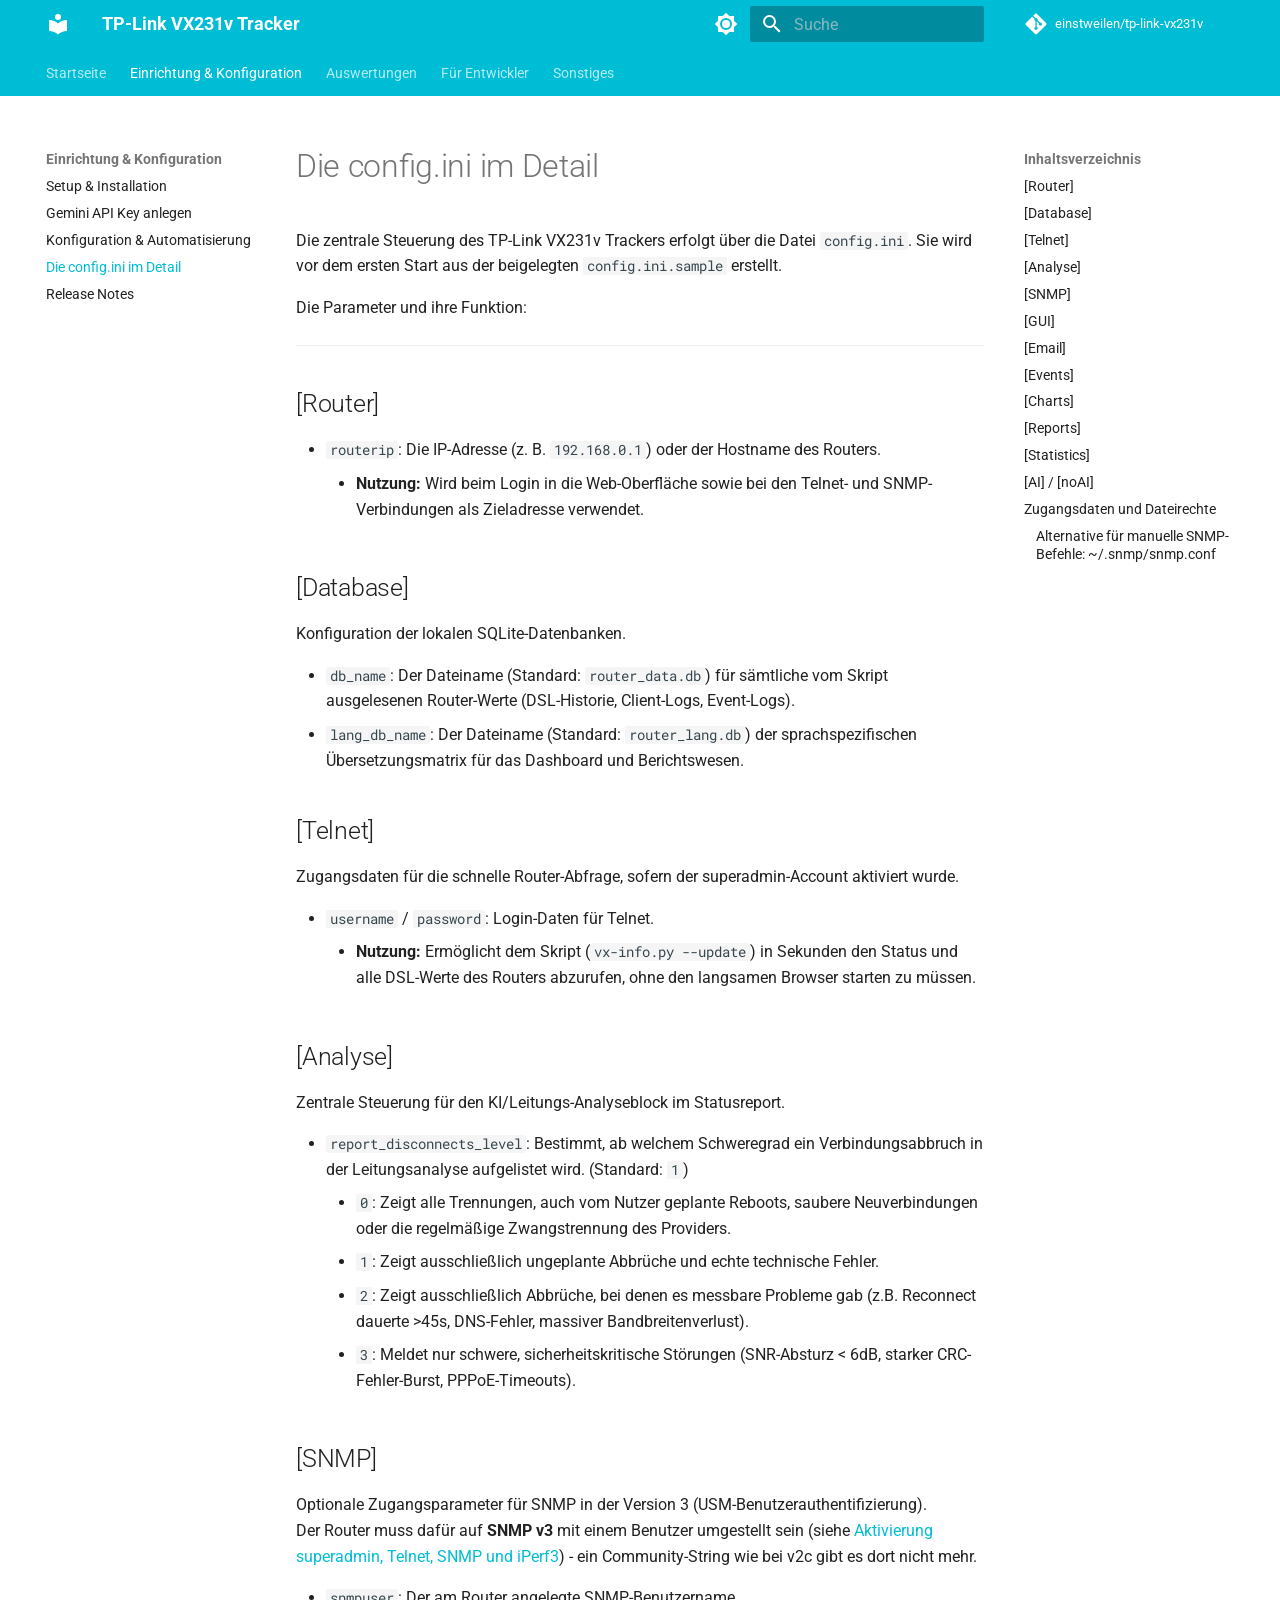
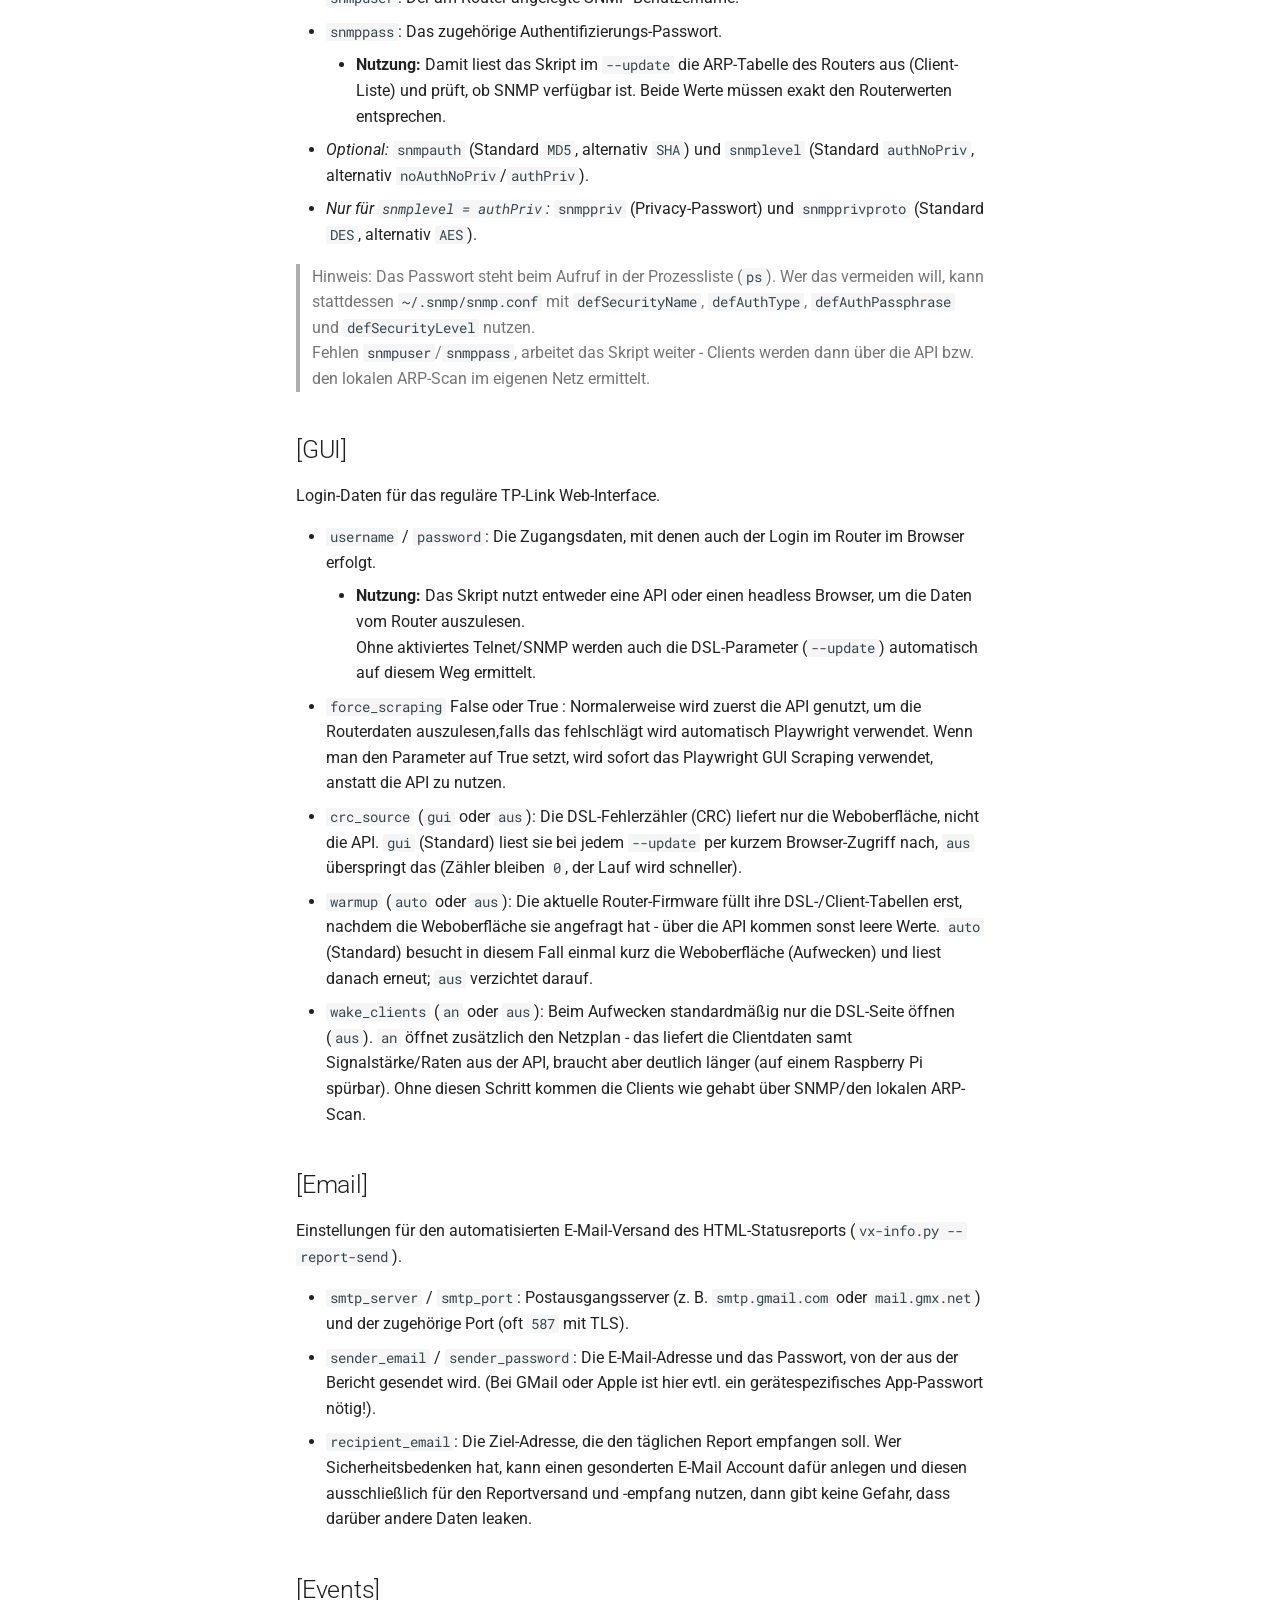
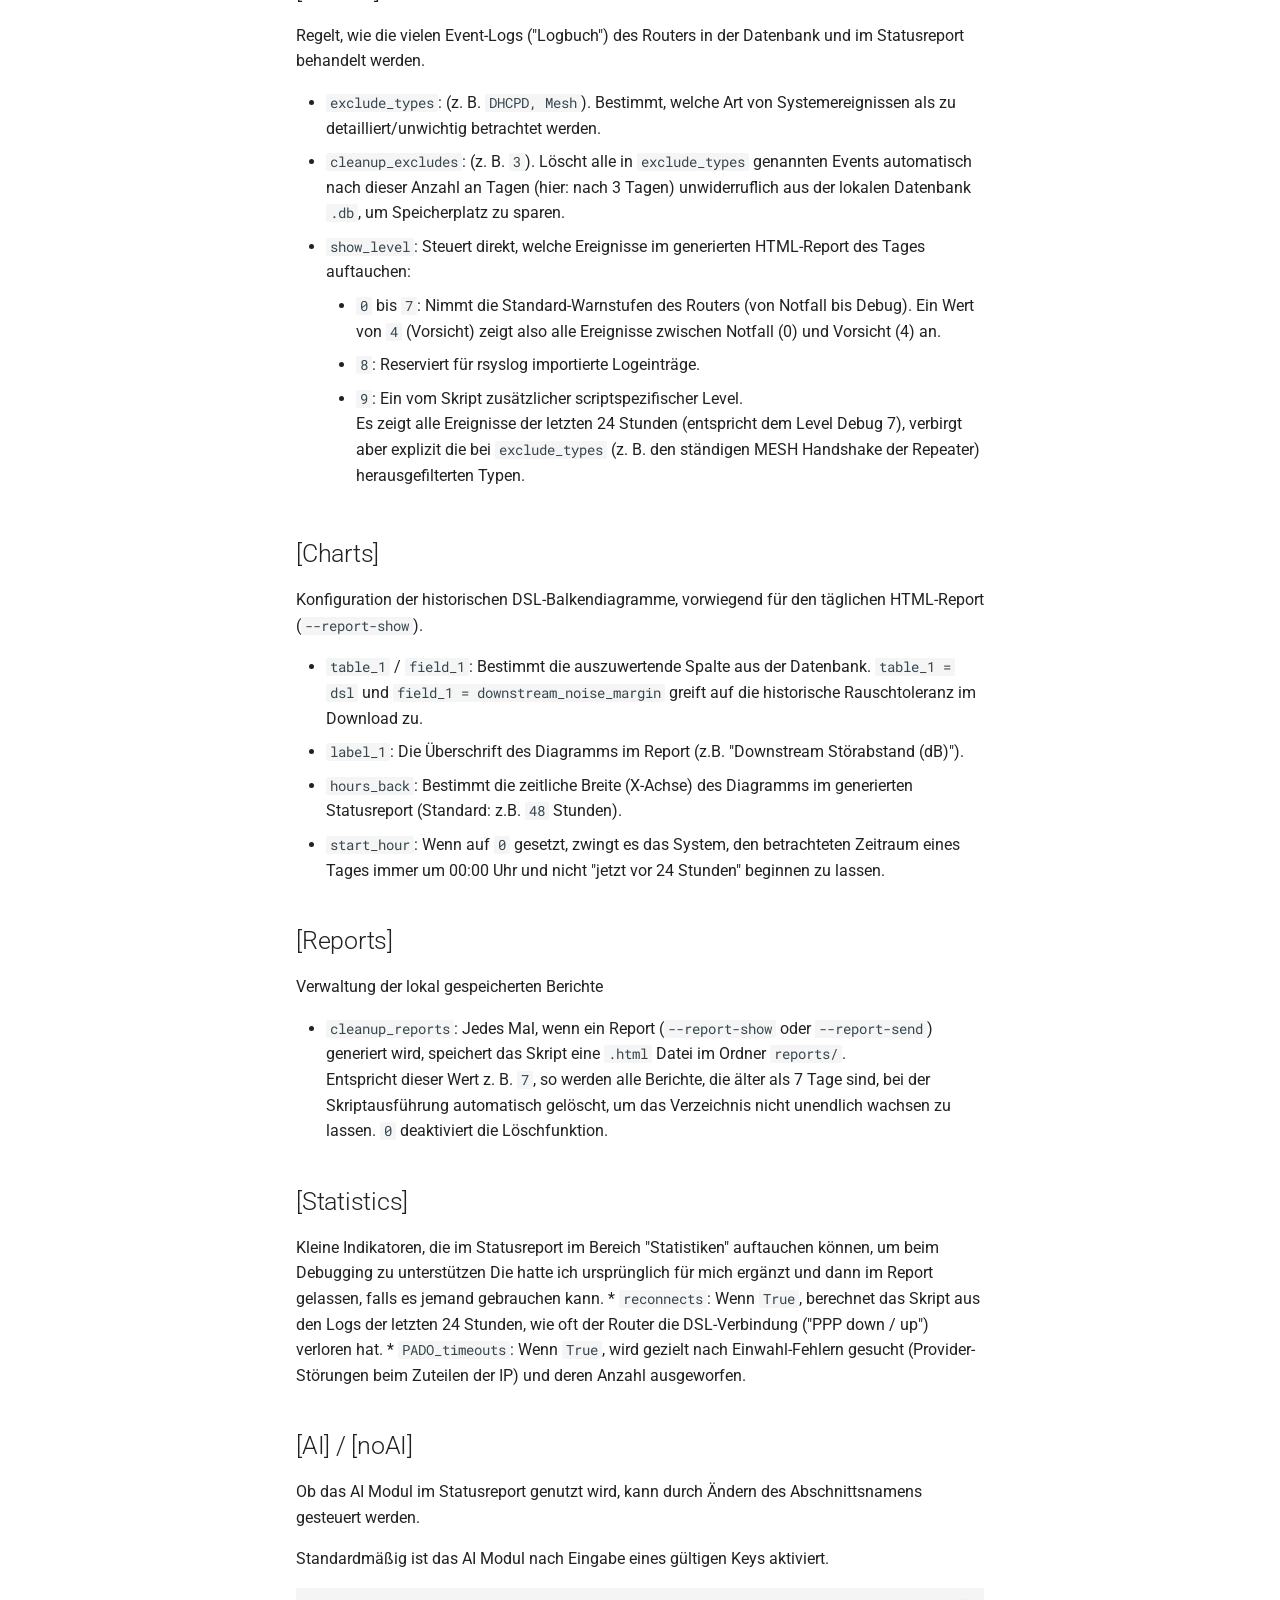
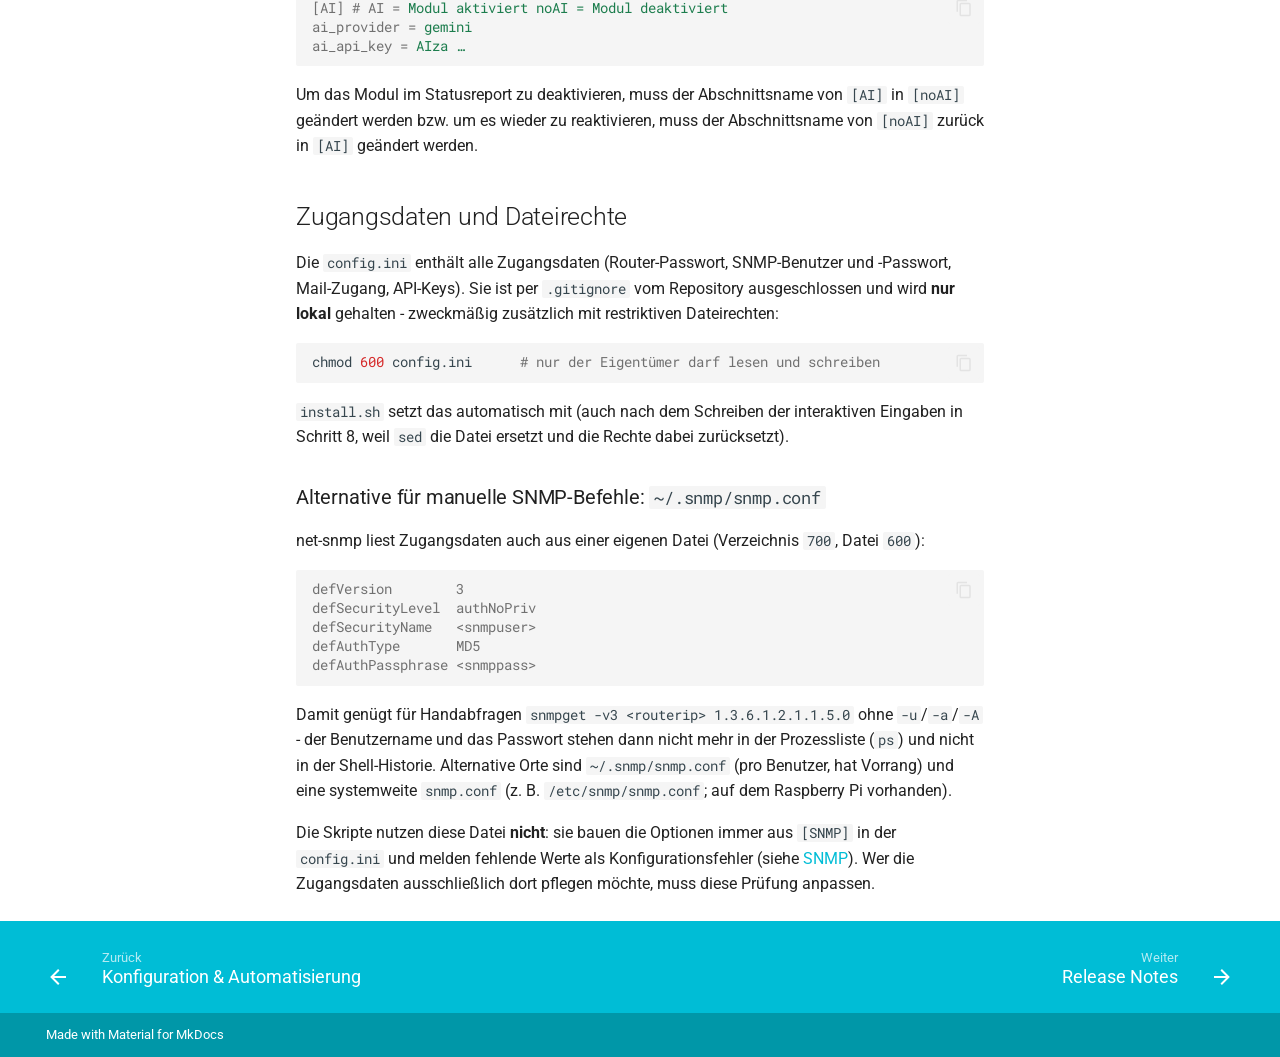
<file: config-details/index.html>
<!doctype html>
<html lang="de" class="no-js">
  <head>
    
      <meta charset="utf-8">
      <meta name="viewport" content="width=device-width,initial-scale=1">
      
      
      
      
        <link rel="prev" href="../konfiguration/">
      
      
        <link rel="next" href="../release-notes/">
      
      
        
      
      
      <link rel="icon" href="../assets/images/favicon.png">
      <meta name="generator" content="mkdocs-1.6.1, mkdocs-material-9.7.7">
    
    
      
        <title>Die config.ini im Detail - TP-Link VX231v Tracker</title>
      
    
    
      <link rel="stylesheet" href="../assets/stylesheets/main.ec1eaa64.min.css">
      
        
        <link rel="stylesheet" href="../assets/stylesheets/palette.ab4e12ef.min.css">
      
      


    
    
      
    
    
      
        
        
        <link rel="preconnect" href="https://fonts.gstatic.com" crossorigin>
        <link rel="stylesheet" href="https://fonts.googleapis.com/css?family=Roboto:300,300i,400,400i,700,700i%7CRoboto+Mono:400,400i,700,700i&display=fallback">
        <style>:root{--md-text-font:"Roboto";--md-code-font:"Roboto Mono"}</style>
      
    
    
      <link rel="stylesheet" href="../stylesheets/extra.css">
    
    <script>__md_scope=new URL("..",location),__md_hash=e=>[...e].reduce(((e,_)=>(e<<5)-e+_.charCodeAt(0)),0),__md_get=(e,_=localStorage,t=__md_scope)=>JSON.parse(_.getItem(t.pathname+"."+e)),__md_set=(e,_,t=localStorage,a=__md_scope)=>{try{t.setItem(a.pathname+"."+e,JSON.stringify(_))}catch(e){}}</script>
    
      

    
    
  </head>
  
  
    
    
      
    
    
    
    
    <body dir="ltr" data-md-color-scheme="default" data-md-color-primary="cyan" data-md-color-accent="cyan">
  
    
    <input class="md-toggle" data-md-toggle="drawer" type="checkbox" id="__drawer" autocomplete="off">
    <input class="md-toggle" data-md-toggle="search" type="checkbox" id="__search" autocomplete="off">
    <label class="md-overlay" for="__drawer"></label>
    <div data-md-component="skip">
      
        
        <a href="#die-configini-im-detail" class="md-skip">
          Zum Inhalt
        </a>
      
    </div>
    <div data-md-component="announce">
      
    </div>
    
    
      

<header class="md-header" data-md-component="header">
  <nav class="md-header__inner md-grid" aria-label="Kopfzeile">
    <a href=".." title="TP-Link VX231v Tracker" class="md-header__button md-logo" aria-label="TP-Link VX231v Tracker" data-md-component="logo">
      
  
  <svg xmlns="http://www.w3.org/2000/svg" viewBox="0 0 24 24"><path d="M12 8a3 3 0 0 0 3-3 3 3 0 0 0-3-3 3 3 0 0 0-3 3 3 3 0 0 0 3 3m0 3.54C9.64 9.35 6.5 8 3 8v11c3.5 0 6.64 1.35 9 3.54 2.36-2.19 5.5-3.54 9-3.54V8c-3.5 0-6.64 1.35-9 3.54"/></svg>

    </a>
    <label class="md-header__button md-icon" for="__drawer">
      
      <svg xmlns="http://www.w3.org/2000/svg" viewBox="0 0 24 24"><path d="M3 6h18v2H3zm0 5h18v2H3zm0 5h18v2H3z"/></svg>
    </label>
    <div class="md-header__title" data-md-component="header-title">
      <div class="md-header__ellipsis">
        <div class="md-header__topic">
          <span class="md-ellipsis">
            TP-Link VX231v Tracker
          </span>
        </div>
        <div class="md-header__topic" data-md-component="header-topic">
          <span class="md-ellipsis">
            
              Die config.ini im Detail
            
          </span>
        </div>
      </div>
    </div>
    
      
        <form class="md-header__option" data-md-component="palette">
  
    
    
    
    <input class="md-option" data-md-color-media="" data-md-color-scheme="default" data-md-color-primary="cyan" data-md-color-accent="cyan"  aria-label="In den Dark Mode wechseln"  type="radio" name="__palette" id="__palette_0">
    
      <label class="md-header__button md-icon" title="In den Dark Mode wechseln" for="__palette_1" hidden>
        <svg xmlns="http://www.w3.org/2000/svg" viewBox="0 0 24 24"><path d="M12 8a4 4 0 0 0-4 4 4 4 0 0 0 4 4 4 4 0 0 0 4-4 4 4 0 0 0-4-4m0 10a6 6 0 0 1-6-6 6 6 0 0 1 6-6 6 6 0 0 1 6 6 6 6 0 0 1-6 6m8-9.31V4h-4.69L12 .69 8.69 4H4v4.69L.69 12 4 15.31V20h4.69L12 23.31 15.31 20H20v-4.69L23.31 12z"/></svg>
      </label>
    
  
    
    
    
    <input class="md-option" data-md-color-media="" data-md-color-scheme="slate" data-md-color-primary="cyan" data-md-color-accent="cyan"  aria-label="In den Light Mode wechseln"  type="radio" name="__palette" id="__palette_1">
    
      <label class="md-header__button md-icon" title="In den Light Mode wechseln" for="__palette_0" hidden>
        <svg xmlns="http://www.w3.org/2000/svg" viewBox="0 0 24 24"><path d="M12 18c-.89 0-1.74-.2-2.5-.55C11.56 16.5 13 14.42 13 12s-1.44-4.5-3.5-5.45C10.26 6.2 11.11 6 12 6a6 6 0 0 1 6 6 6 6 0 0 1-6 6m8-9.31V4h-4.69L12 .69 8.69 4H4v4.69L.69 12 4 15.31V20h4.69L12 23.31 15.31 20H20v-4.69L23.31 12z"/></svg>
      </label>
    
  
</form>
      
    
    
      <script>var palette=__md_get("__palette");if(palette&&palette.color){if("(prefers-color-scheme)"===palette.color.media){var media=matchMedia("(prefers-color-scheme: light)"),input=document.querySelector(media.matches?"[data-md-color-media='(prefers-color-scheme: light)']":"[data-md-color-media='(prefers-color-scheme: dark)']");palette.color.media=input.getAttribute("data-md-color-media"),palette.color.scheme=input.getAttribute("data-md-color-scheme"),palette.color.primary=input.getAttribute("data-md-color-primary"),palette.color.accent=input.getAttribute("data-md-color-accent")}for(var[key,value]of Object.entries(palette.color))document.body.setAttribute("data-md-color-"+key,value)}</script>
    
    
    
      
      
        <label class="md-header__button md-icon" for="__search">
          
          <svg xmlns="http://www.w3.org/2000/svg" viewBox="0 0 24 24"><path d="M9.5 3A6.5 6.5 0 0 1 16 9.5c0 1.61-.59 3.09-1.56 4.23l.27.27h.79l5 5-1.5 1.5-5-5v-.79l-.27-.27A6.52 6.52 0 0 1 9.5 16 6.5 6.5 0 0 1 3 9.5 6.5 6.5 0 0 1 9.5 3m0 2C7 5 5 7 5 9.5S7 14 9.5 14 14 12 14 9.5 12 5 9.5 5"/></svg>
        </label>
        <div class="md-search" data-md-component="search" role="dialog">
  <label class="md-search__overlay" for="__search"></label>
  <div class="md-search__inner" role="search">
    <form class="md-search__form" name="search">
      <input type="text" class="md-search__input" name="query" aria-label="Suche" placeholder="Suche" autocapitalize="off" autocorrect="off" autocomplete="off" spellcheck="false" data-md-component="search-query" required>
      <label class="md-search__icon md-icon" for="__search">
        
        <svg xmlns="http://www.w3.org/2000/svg" viewBox="0 0 24 24"><path d="M9.5 3A6.5 6.5 0 0 1 16 9.5c0 1.61-.59 3.09-1.56 4.23l.27.27h.79l5 5-1.5 1.5-5-5v-.79l-.27-.27A6.52 6.52 0 0 1 9.5 16 6.5 6.5 0 0 1 3 9.5 6.5 6.5 0 0 1 9.5 3m0 2C7 5 5 7 5 9.5S7 14 9.5 14 14 12 14 9.5 12 5 9.5 5"/></svg>
        
        <svg xmlns="http://www.w3.org/2000/svg" viewBox="0 0 24 24"><path d="M20 11v2H8l5.5 5.5-1.42 1.42L4.16 12l7.92-7.92L13.5 5.5 8 11z"/></svg>
      </label>
      <nav class="md-search__options" aria-label="Suche">
        
        <button type="reset" class="md-search__icon md-icon" title="Zurücksetzen" aria-label="Zurücksetzen" tabindex="-1">
          
          <svg xmlns="http://www.w3.org/2000/svg" viewBox="0 0 24 24"><path d="M19 6.41 17.59 5 12 10.59 6.41 5 5 6.41 10.59 12 5 17.59 6.41 19 12 13.41 17.59 19 19 17.59 13.41 12z"/></svg>
        </button>
      </nav>
      
        <div class="md-search__suggest" data-md-component="search-suggest"></div>
      
    </form>
    <div class="md-search__output">
      <div class="md-search__scrollwrap" tabindex="0" data-md-scrollfix>
        <div class="md-search-result" data-md-component="search-result">
          <div class="md-search-result__meta">
            Suche wird initialisiert
          </div>
          <ol class="md-search-result__list" role="presentation"></ol>
        </div>
      </div>
    </div>
  </div>
</div>
      
    
    
      <div class="md-header__source">
        <a href="https://github.com/einstweilen/tp-link-vx231v" title="Zum Repository" class="md-source" data-md-component="source">
  <div class="md-source__icon md-icon">
    
    <svg xmlns="http://www.w3.org/2000/svg" viewBox="0 0 448 512"><!--! Font Awesome Free 7.1.0 by @fontawesome - https://fontawesome.com License - https://fontawesome.com/license/free (Icons: CC BY 4.0, Fonts: SIL OFL 1.1, Code: MIT License) Copyright 2025 Fonticons, Inc.--><path d="M439.6 236.1 244 40.5c-5.4-5.5-12.8-8.5-20.4-8.5s-15 3-20.4 8.4L162.5 81l51.5 51.5c27.1-9.1 52.7 16.8 43.4 43.7l49.7 49.7c34.2-11.8 61.2 31 35.5 56.7-26.5 26.5-70.2-2.9-56-37.3L240.3 199v121.9c25.3 12.5 22.3 41.8 9.1 55-6.4 6.4-15.2 10.1-24.3 10.1s-17.8-3.6-24.3-10.1c-17.6-17.6-11.1-46.9 11.2-56v-123c-20.8-8.5-24.6-30.7-18.6-45L142.6 101 8.5 235.1C3 240.6 0 247.9 0 255.5s3 15 8.5 20.4l195.6 195.7c5.4 5.4 12.7 8.4 20.4 8.4s15-3 20.4-8.4l194.7-194.7c5.4-5.4 8.4-12.8 8.4-20.4s-3-15-8.4-20.4"/></svg>
  </div>
  <div class="md-source__repository">
    einstweilen/tp-link-vx231v
  </div>
</a>
      </div>
    
  </nav>
  
</header>
    
    <div class="md-container" data-md-component="container">
      
      
        
          
            
<nav class="md-tabs" aria-label="Hauptnavigation" data-md-component="tabs">
  <div class="md-grid">
    <ul class="md-tabs__list">
      
        
  
  
  
  
    <li class="md-tabs__item">
      <a href=".." class="md-tabs__link">
        
  
  
    
  
  Startseite

      </a>
    </li>
  

      
        
  
  
  
    
  
  
    
    
      <li class="md-tabs__item md-tabs__item--active">
        <a href="../setup/" class="md-tabs__link">
          
  
  
  Einrichtung & Konfiguration

        </a>
      </li>
    
  

      
        
  
  
  
  
    
    
      <li class="md-tabs__item">
        <a href="../report/" class="md-tabs__link">
          
  
  
  Auswertungen

        </a>
      </li>
    
  

      
        
  
  
  
  
    
    
      <li class="md-tabs__item">
        <a href="../oid-referenz/" class="md-tabs__link">
          
  
  
  Für Entwickler

        </a>
      </li>
    
  

      
        
  
  
  
  
    
    
      <li class="md-tabs__item">
        <a href="../lokalisierung/" class="md-tabs__link">
          
  
  
  Sonstiges

        </a>
      </li>
    
  

      
    </ul>
  </div>
</nav>
          
        
      
      <main class="md-main" data-md-component="main">
        <div class="md-main__inner md-grid">
          
            
              
              <div class="md-sidebar md-sidebar--primary" data-md-component="sidebar" data-md-type="navigation" >
                <div class="md-sidebar__scrollwrap">
                  <div class="md-sidebar__inner">
                    


  


<nav class="md-nav md-nav--primary md-nav--lifted" aria-label="Navigation" data-md-level="0">
  <label class="md-nav__title" for="__drawer">
    <a href=".." title="TP-Link VX231v Tracker" class="md-nav__button md-logo" aria-label="TP-Link VX231v Tracker" data-md-component="logo">
      
  
  <svg xmlns="http://www.w3.org/2000/svg" viewBox="0 0 24 24"><path d="M12 8a3 3 0 0 0 3-3 3 3 0 0 0-3-3 3 3 0 0 0-3 3 3 3 0 0 0 3 3m0 3.54C9.64 9.35 6.5 8 3 8v11c3.5 0 6.64 1.35 9 3.54 2.36-2.19 5.5-3.54 9-3.54V8c-3.5 0-6.64 1.35-9 3.54"/></svg>

    </a>
    TP-Link VX231v Tracker
  </label>
  
    <div class="md-nav__source">
      <a href="https://github.com/einstweilen/tp-link-vx231v" title="Zum Repository" class="md-source" data-md-component="source">
  <div class="md-source__icon md-icon">
    
    <svg xmlns="http://www.w3.org/2000/svg" viewBox="0 0 448 512"><!--! Font Awesome Free 7.1.0 by @fontawesome - https://fontawesome.com License - https://fontawesome.com/license/free (Icons: CC BY 4.0, Fonts: SIL OFL 1.1, Code: MIT License) Copyright 2025 Fonticons, Inc.--><path d="M439.6 236.1 244 40.5c-5.4-5.5-12.8-8.5-20.4-8.5s-15 3-20.4 8.4L162.5 81l51.5 51.5c27.1-9.1 52.7 16.8 43.4 43.7l49.7 49.7c34.2-11.8 61.2 31 35.5 56.7-26.5 26.5-70.2-2.9-56-37.3L240.3 199v121.9c25.3 12.5 22.3 41.8 9.1 55-6.4 6.4-15.2 10.1-24.3 10.1s-17.8-3.6-24.3-10.1c-17.6-17.6-11.1-46.9 11.2-56v-123c-20.8-8.5-24.6-30.7-18.6-45L142.6 101 8.5 235.1C3 240.6 0 247.9 0 255.5s3 15 8.5 20.4l195.6 195.7c5.4 5.4 12.7 8.4 20.4 8.4s15-3 20.4-8.4l194.7-194.7c5.4-5.4 8.4-12.8 8.4-20.4s-3-15-8.4-20.4"/></svg>
  </div>
  <div class="md-source__repository">
    einstweilen/tp-link-vx231v
  </div>
</a>
    </div>
  
  <ul class="md-nav__list" data-md-scrollfix>
    
      
      
  
  
  
  
    <li class="md-nav__item">
      <a href=".." class="md-nav__link">
        
  
  
  <span class="md-ellipsis">
    
  
    Startseite
  

    
  </span>
  
  

      </a>
    </li>
  

    
      
      
  
  
    
  
  
  
    
    
    
    
      
        
        
      
      
        
      
    
    
    <li class="md-nav__item md-nav__item--active md-nav__item--section md-nav__item--nested">
      
        
        
        <input class="md-nav__toggle md-toggle " type="checkbox" id="__nav_2" checked>
        
          
          <label class="md-nav__link" for="__nav_2" id="__nav_2_label" tabindex="">
            
  
  
  <span class="md-ellipsis">
    
  
    Einrichtung & Konfiguration
  

    
  </span>
  
  

            <span class="md-nav__icon md-icon"></span>
          </label>
        
        <nav class="md-nav" data-md-level="1" aria-labelledby="__nav_2_label" aria-expanded="true">
          <label class="md-nav__title" for="__nav_2">
            <span class="md-nav__icon md-icon"></span>
            
  
    Einrichtung & Konfiguration
  

          </label>
          <ul class="md-nav__list" data-md-scrollfix>
            
              
                
  
  
  
  
    <li class="md-nav__item">
      <a href="../setup/" class="md-nav__link">
        
  
  
  <span class="md-ellipsis">
    
  
    Setup & Installation
  

    
  </span>
  
  

      </a>
    </li>
  

              
            
              
                
  
  
  
  
    <li class="md-nav__item">
      <a href="../setup/gemini_api_key/" class="md-nav__link">
        
  
  
  <span class="md-ellipsis">
    
  
    Gemini API Key anlegen
  

    
  </span>
  
  

      </a>
    </li>
  

              
            
              
                
  
  
  
  
    <li class="md-nav__item">
      <a href="../konfiguration/" class="md-nav__link">
        
  
  
  <span class="md-ellipsis">
    
  
    Konfiguration & Automatisierung
  

    
  </span>
  
  

      </a>
    </li>
  

              
            
              
                
  
  
    
  
  
  
    <li class="md-nav__item md-nav__item--active">
      
      <input class="md-nav__toggle md-toggle" type="checkbox" id="__toc">
      
      
        
      
      
        <label class="md-nav__link md-nav__link--active" for="__toc">
          
  
  
  <span class="md-ellipsis">
    
  
    Die config.ini im Detail
  

    
  </span>
  
  

          <span class="md-nav__icon md-icon"></span>
        </label>
      
      <a href="./" class="md-nav__link md-nav__link--active">
        
  
  
  <span class="md-ellipsis">
    
  
    Die config.ini im Detail
  

    
  </span>
  
  

      </a>
      
        

<nav class="md-nav md-nav--secondary" aria-label="Inhaltsverzeichnis">
  
  
  
    
  
  
    <label class="md-nav__title" for="__toc">
      <span class="md-nav__icon md-icon"></span>
      Inhaltsverzeichnis
    </label>
    <ul class="md-nav__list" data-md-component="toc" data-md-scrollfix>
      
        <li class="md-nav__item">
  <a href="#router" class="md-nav__link">
    <span class="md-ellipsis">
      
        [Router]
      
    </span>
  </a>
  
</li>
      
        <li class="md-nav__item">
  <a href="#database" class="md-nav__link">
    <span class="md-ellipsis">
      
        [Database]
      
    </span>
  </a>
  
</li>
      
        <li class="md-nav__item">
  <a href="#telnet" class="md-nav__link">
    <span class="md-ellipsis">
      
        [Telnet]
      
    </span>
  </a>
  
</li>
      
        <li class="md-nav__item">
  <a href="#analyse" class="md-nav__link">
    <span class="md-ellipsis">
      
        [Analyse]
      
    </span>
  </a>
  
</li>
      
        <li class="md-nav__item">
  <a href="#snmp" class="md-nav__link">
    <span class="md-ellipsis">
      
        [SNMP]
      
    </span>
  </a>
  
</li>
      
        <li class="md-nav__item">
  <a href="#gui" class="md-nav__link">
    <span class="md-ellipsis">
      
        [GUI]
      
    </span>
  </a>
  
</li>
      
        <li class="md-nav__item">
  <a href="#email" class="md-nav__link">
    <span class="md-ellipsis">
      
        [Email]
      
    </span>
  </a>
  
</li>
      
        <li class="md-nav__item">
  <a href="#events" class="md-nav__link">
    <span class="md-ellipsis">
      
        [Events]
      
    </span>
  </a>
  
</li>
      
        <li class="md-nav__item">
  <a href="#charts" class="md-nav__link">
    <span class="md-ellipsis">
      
        [Charts]
      
    </span>
  </a>
  
</li>
      
        <li class="md-nav__item">
  <a href="#reports" class="md-nav__link">
    <span class="md-ellipsis">
      
        [Reports]
      
    </span>
  </a>
  
</li>
      
        <li class="md-nav__item">
  <a href="#statistics" class="md-nav__link">
    <span class="md-ellipsis">
      
        [Statistics]
      
    </span>
  </a>
  
</li>
      
        <li class="md-nav__item">
  <a href="#ai-noai" class="md-nav__link">
    <span class="md-ellipsis">
      
        [AI] / [noAI]
      
    </span>
  </a>
  
</li>
      
        <li class="md-nav__item">
  <a href="#zugangsdaten-und-dateirechte" class="md-nav__link">
    <span class="md-ellipsis">
      
        Zugangsdaten und Dateirechte
      
    </span>
  </a>
  
    <nav class="md-nav" aria-label="Zugangsdaten und Dateirechte">
      <ul class="md-nav__list">
        
          <li class="md-nav__item">
  <a href="#alternative-fur-manuelle-snmp-befehle-snmpsnmpconf" class="md-nav__link">
    <span class="md-ellipsis">
      
        Alternative für manuelle SNMP-Befehle: ~/.snmp/snmp.conf
      
    </span>
  </a>
  
</li>
        
      </ul>
    </nav>
  
</li>
      
    </ul>
  
</nav>
      
    </li>
  

              
            
              
                
  
  
  
  
    <li class="md-nav__item">
      <a href="../release-notes/" class="md-nav__link">
        
  
  
  <span class="md-ellipsis">
    
  
    Release Notes
  

    
  </span>
  
  

      </a>
    </li>
  

              
            
          </ul>
        </nav>
      
    </li>
  

    
      
      
  
  
  
  
    
    
    
    
      
      
        
      
    
    
    <li class="md-nav__item md-nav__item--nested">
      
        
        
        <input class="md-nav__toggle md-toggle " type="checkbox" id="__nav_3" >
        
          
          <label class="md-nav__link" for="__nav_3" id="__nav_3_label" tabindex="0">
            
  
  
  <span class="md-ellipsis">
    
  
    Auswertungen
  

    
  </span>
  
  

            <span class="md-nav__icon md-icon"></span>
          </label>
        
        <nav class="md-nav" data-md-level="1" aria-labelledby="__nav_3_label" aria-expanded="false">
          <label class="md-nav__title" for="__nav_3">
            <span class="md-nav__icon md-icon"></span>
            
  
    Auswertungen
  

          </label>
          <ul class="md-nav__list" data-md-scrollfix>
            
              
                
  
  
  
  
    <li class="md-nav__item">
      <a href="../report/" class="md-nav__link">
        
  
  
  <span class="md-ellipsis">
    
  
    Statusreport
  

    
  </span>
  
  

      </a>
    </li>
  

              
            
              
                
  
  
  
  
    <li class="md-nav__item">
      <a href="../dashboard/" class="md-nav__link">
        
  
  
  <span class="md-ellipsis">
    
  
    Browser-Dashboard
  

    
  </span>
  
  

      </a>
    </li>
  

              
            
          </ul>
        </nav>
      
    </li>
  

    
      
      
  
  
  
  
    
    
    
    
      
      
        
      
    
    
    <li class="md-nav__item md-nav__item--nested">
      
        
        
        <input class="md-nav__toggle md-toggle " type="checkbox" id="__nav_4" >
        
          
          <label class="md-nav__link" for="__nav_4" id="__nav_4_label" tabindex="0">
            
  
  
  <span class="md-ellipsis">
    
  
    Für Entwickler
  

    
  </span>
  
  

            <span class="md-nav__icon md-icon"></span>
          </label>
        
        <nav class="md-nav" data-md-level="1" aria-labelledby="__nav_4_label" aria-expanded="false">
          <label class="md-nav__title" for="__nav_4">
            <span class="md-nav__icon md-icon"></span>
            
  
    Für Entwickler
  

          </label>
          <ul class="md-nav__list" data-md-scrollfix>
            
              
                
  
  
  
  
    <li class="md-nav__item">
      <a href="../oid-referenz/" class="md-nav__link">
        
  
  
  <span class="md-ellipsis">
    
  
    OID-Referenz (Datenmodell)
  

    
  </span>
  
  

      </a>
    </li>
  

              
            
          </ul>
        </nav>
      
    </li>
  

    
      
      
  
  
  
  
    
    
    
    
      
      
        
      
    
    
    <li class="md-nav__item md-nav__item--nested">
      
        
        
        <input class="md-nav__toggle md-toggle " type="checkbox" id="__nav_5" >
        
          
          <label class="md-nav__link" for="__nav_5" id="__nav_5_label" tabindex="0">
            
  
  
  <span class="md-ellipsis">
    
  
    Sonstiges
  

    
  </span>
  
  

            <span class="md-nav__icon md-icon"></span>
          </label>
        
        <nav class="md-nav" data-md-level="1" aria-labelledby="__nav_5_label" aria-expanded="false">
          <label class="md-nav__title" for="__nav_5">
            <span class="md-nav__icon md-icon"></span>
            
  
    Sonstiges
  

          </label>
          <ul class="md-nav__list" data-md-scrollfix>
            
              
                
  
  
  
  
    <li class="md-nav__item">
      <a href="../lokalisierung/" class="md-nav__link">
        
  
  
  <span class="md-ellipsis">
    
  
    Lokalisierung
  

    
  </span>
  
  

      </a>
    </li>
  

              
            
          </ul>
        </nav>
      
    </li>
  

    
  </ul>
</nav>
                  </div>
                </div>
              </div>
            
            
              
              <div class="md-sidebar md-sidebar--secondary" data-md-component="sidebar" data-md-type="toc" >
                <div class="md-sidebar__scrollwrap">
                  <div class="md-sidebar__inner">
                    

<nav class="md-nav md-nav--secondary" aria-label="Inhaltsverzeichnis">
  
  
  
    
  
  
    <label class="md-nav__title" for="__toc">
      <span class="md-nav__icon md-icon"></span>
      Inhaltsverzeichnis
    </label>
    <ul class="md-nav__list" data-md-component="toc" data-md-scrollfix>
      
        <li class="md-nav__item">
  <a href="#router" class="md-nav__link">
    <span class="md-ellipsis">
      
        [Router]
      
    </span>
  </a>
  
</li>
      
        <li class="md-nav__item">
  <a href="#database" class="md-nav__link">
    <span class="md-ellipsis">
      
        [Database]
      
    </span>
  </a>
  
</li>
      
        <li class="md-nav__item">
  <a href="#telnet" class="md-nav__link">
    <span class="md-ellipsis">
      
        [Telnet]
      
    </span>
  </a>
  
</li>
      
        <li class="md-nav__item">
  <a href="#analyse" class="md-nav__link">
    <span class="md-ellipsis">
      
        [Analyse]
      
    </span>
  </a>
  
</li>
      
        <li class="md-nav__item">
  <a href="#snmp" class="md-nav__link">
    <span class="md-ellipsis">
      
        [SNMP]
      
    </span>
  </a>
  
</li>
      
        <li class="md-nav__item">
  <a href="#gui" class="md-nav__link">
    <span class="md-ellipsis">
      
        [GUI]
      
    </span>
  </a>
  
</li>
      
        <li class="md-nav__item">
  <a href="#email" class="md-nav__link">
    <span class="md-ellipsis">
      
        [Email]
      
    </span>
  </a>
  
</li>
      
        <li class="md-nav__item">
  <a href="#events" class="md-nav__link">
    <span class="md-ellipsis">
      
        [Events]
      
    </span>
  </a>
  
</li>
      
        <li class="md-nav__item">
  <a href="#charts" class="md-nav__link">
    <span class="md-ellipsis">
      
        [Charts]
      
    </span>
  </a>
  
</li>
      
        <li class="md-nav__item">
  <a href="#reports" class="md-nav__link">
    <span class="md-ellipsis">
      
        [Reports]
      
    </span>
  </a>
  
</li>
      
        <li class="md-nav__item">
  <a href="#statistics" class="md-nav__link">
    <span class="md-ellipsis">
      
        [Statistics]
      
    </span>
  </a>
  
</li>
      
        <li class="md-nav__item">
  <a href="#ai-noai" class="md-nav__link">
    <span class="md-ellipsis">
      
        [AI] / [noAI]
      
    </span>
  </a>
  
</li>
      
        <li class="md-nav__item">
  <a href="#zugangsdaten-und-dateirechte" class="md-nav__link">
    <span class="md-ellipsis">
      
        Zugangsdaten und Dateirechte
      
    </span>
  </a>
  
    <nav class="md-nav" aria-label="Zugangsdaten und Dateirechte">
      <ul class="md-nav__list">
        
          <li class="md-nav__item">
  <a href="#alternative-fur-manuelle-snmp-befehle-snmpsnmpconf" class="md-nav__link">
    <span class="md-ellipsis">
      
        Alternative für manuelle SNMP-Befehle: ~/.snmp/snmp.conf
      
    </span>
  </a>
  
</li>
        
      </ul>
    </nav>
  
</li>
      
    </ul>
  
</nav>
                  </div>
                </div>
              </div>
            
          
          
            <div class="md-content" data-md-component="content">
              
              <article class="md-content__inner md-typeset">
                
                  


  
  


<h1 id="die-configini-im-detail">Die config.ini im Detail</h1>
<p>Die zentrale Steuerung des TP-Link VX231v Trackers erfolgt über die Datei <code>config.ini</code>. Sie wird vor dem ersten Start aus der beigelegten <code>config.ini.sample</code> erstellt.</p>
<p>Die Parameter und ihre Funktion:</p>
<hr />
<h2 id="router">[Router]</h2>
<ul>
<li><code>routerip</code>: Die IP-Adresse (z. B. <code>192.168.0.1</code>) oder der Hostname des Routers.<ul>
<li><strong>Nutzung:</strong> Wird beim Login in die Web-Oberfläche sowie bei den Telnet- und SNMP-Verbindungen als Zieladresse verwendet.</li>
</ul>
</li>
</ul>
<h2 id="database">[Database]</h2>
<p>Konfiguration der lokalen SQLite-Datenbanken.</p>
<ul>
<li><code>db_name</code>: Der Dateiname (Standard: <code>router_data.db</code>) für sämtliche vom Skript ausgelesenen Router-Werte (DSL-Historie, Client-Logs, Event-Logs).</li>
<li><code>lang_db_name</code>: Der Dateiname (Standard: <code>router_lang.db</code>) der sprachspezifischen Übersetzungsmatrix für das Dashboard und Berichtswesen.</li>
</ul>
<h2 id="telnet">[Telnet]</h2>
<p>Zugangsdaten für die schnelle Router-Abfrage, sofern der superadmin-Account aktiviert wurde.</p>
<ul>
<li><code>username</code> / <code>password</code>: Login-Daten für Telnet.<ul>
<li><strong>Nutzung:</strong> Ermöglicht dem Skript (<code>vx-info.py --update</code>) in Sekunden den Status und alle DSL-Werte des Routers abzurufen, ohne den langsamen Browser starten zu müssen.</li>
</ul>
</li>
</ul>
<h2 id="analyse">[Analyse]</h2>
<p>Zentrale Steuerung für den KI/Leitungs-Analyseblock im Statusreport.</p>
<ul>
<li><code>report_disconnects_level</code>: Bestimmt, ab welchem Schweregrad ein Verbindungsabbruch in der Leitungsanalyse aufgelistet wird. (Standard: <code>1</code>)<ul>
<li><code>0</code>: Zeigt alle Trennungen, auch vom Nutzer geplante Reboots, saubere Neuverbindungen oder die regelmäßige Zwangstrennung des Providers.</li>
<li><code>1</code>: Zeigt ausschließlich ungeplante Abbrüche und echte technische Fehler.</li>
<li><code>2</code>: Zeigt ausschließlich Abbrüche, bei denen es messbare Probleme gab (z.B. Reconnect dauerte &gt;45s, DNS-Fehler, massiver Bandbreitenverlust).</li>
<li><code>3</code>: Meldet nur schwere, sicherheitskritische Störungen (SNR-Absturz &lt; 6dB, starker CRC-Fehler-Burst, PPPoE-Timeouts).</li>
</ul>
</li>
</ul>
<h2 id="snmp">[SNMP]</h2>
<p>Optionale Zugangsparameter für SNMP in der Version 3 (USM-Benutzerauthentifizierung).<br>
Der Router muss dafür auf <strong>SNMP v3</strong> mit einem Benutzer umgestellt sein (siehe <a href="https://github.com/einstweilen/tp-link-vx231v/blob/main/superadmin_telnet_snmp_iperf.md">Aktivierung superadmin, Telnet, SNMP und iPerf3</a>) - ein Community-String wie bei v2c gibt es dort nicht mehr.</p>
<ul>
<li><code>snmpuser</code>: Der am Router angelegte SNMP-Benutzername.</li>
<li><code>snmppass</code>: Das zugehörige Authentifizierungs-Passwort.<ul>
<li><strong>Nutzung:</strong> Damit liest das Skript im <code>--update</code> die ARP-Tabelle des Routers aus (Client-Liste) und prüft, ob SNMP verfügbar ist. Beide Werte müssen exakt den Routerwerten entsprechen.</li>
</ul>
</li>
<li><em>Optional:</em> <code>snmpauth</code> (Standard <code>MD5</code>, alternativ <code>SHA</code>) und <code>snmplevel</code> (Standard <code>authNoPriv</code>, alternativ <code>noAuthNoPriv</code>/<code>authPriv</code>).</li>
<li><em>Nur für <code>snmplevel = authPriv</code>:</em> <code>snmppriv</code> (Privacy-Passwort) und <code>snmpprivproto</code> (Standard <code>DES</code>, alternativ <code>AES</code>).</li>
</ul>
<blockquote>
<p>Hinweis: Das Passwort steht beim Aufruf in der Prozessliste (<code>ps</code>). Wer das vermeiden will, kann stattdessen <code>~/.snmp/snmp.conf</code> mit <code>defSecurityName</code>, <code>defAuthType</code>, <code>defAuthPassphrase</code> und <code>defSecurityLevel</code> nutzen.<br>
Fehlen <code>snmpuser</code>/<code>snmppass</code>, arbeitet das Skript weiter - Clients werden dann über die API bzw. den lokalen ARP-Scan im eigenen Netz ermittelt.</p>
</blockquote>
<h2 id="gui">[GUI]</h2>
<p>Login-Daten für das reguläre TP-Link Web-Interface.</p>
<ul>
<li><code>username</code> / <code>password</code>: Die Zugangsdaten, mit denen auch der Login im Router im Browser erfolgt.<ul>
<li><strong>Nutzung:</strong> Das Skript nutzt entweder eine API oder einen headless Browser, um die Daten vom Router auszulesen.<br>Ohne aktiviertes Telnet/SNMP werden auch die DSL-Parameter (<code>--update</code>) automatisch auf diesem Weg ermittelt.</li>
</ul>
</li>
<li><code>force_scraping</code> False oder True : Normalerweise wird zuerst die API genutzt, um die Routerdaten auszulesen,falls das fehlschlägt wird automatisch Playwright verwendet. Wenn man den Parameter auf True setzt, wird sofort das Playwright GUI Scraping verwendet, anstatt die API zu nutzen.</li>
<li><code>crc_source</code> (<code>gui</code> oder <code>aus</code>): Die DSL-Fehlerzähler (CRC) liefert nur die Weboberfläche, nicht die API. <code>gui</code> (Standard) liest sie bei jedem <code>--update</code> per kurzem Browser-Zugriff nach, <code>aus</code> überspringt das (Zähler bleiben <code>0</code>, der Lauf wird schneller).</li>
<li><code>warmup</code> (<code>auto</code> oder <code>aus</code>): Die aktuelle Router-Firmware füllt ihre DSL-/Client-Tabellen erst, nachdem die Weboberfläche sie angefragt hat - über die API kommen sonst leere Werte. <code>auto</code> (Standard) besucht in diesem Fall einmal kurz die Weboberfläche (Aufwecken) und liest danach erneut; <code>aus</code> verzichtet darauf.</li>
<li><code>wake_clients</code> (<code>an</code> oder <code>aus</code>): Beim Aufwecken standardmäßig nur die DSL-Seite öffnen (<code>aus</code>). <code>an</code> öffnet zusätzlich den Netzplan - das liefert die Clientdaten samt Signalstärke/Raten aus der API, braucht aber deutlich länger (auf einem Raspberry Pi spürbar). Ohne diesen Schritt kommen die Clients wie gehabt über SNMP/den lokalen ARP-Scan.</li>
</ul>
<h2 id="email">[Email]</h2>
<p>Einstellungen für den automatisierten E-Mail-Versand des HTML-Statusreports (<code>vx-info.py --report-send</code>).</p>
<ul>
<li><code>smtp_server</code> / <code>smtp_port</code>: Postausgangsserver (z. B. <code>smtp.gmail.com</code> oder <code>mail.gmx.net</code>) und der zugehörige Port (oft <code>587</code> mit TLS).</li>
<li><code>sender_email</code> / <code>sender_password</code>: Die E-Mail-Adresse und das Passwort, von der aus der Bericht gesendet wird. (Bei GMail oder Apple ist hier evtl. ein gerätespezifisches App-Passwort nötig!).</li>
<li><code>recipient_email</code>: Die Ziel-Adresse, die den täglichen Report empfangen soll.
Wer Sicherheitsbedenken hat, kann einen gesonderten E-Mail Account dafür anlegen und diesen ausschließlich für den Reportversand und -empfang nutzen, dann gibt keine Gefahr, dass darüber andere Daten leaken.</li>
</ul>
<h2 id="events">[Events]</h2>
<p>Regelt, wie die vielen Event-Logs ("Logbuch") des Routers in der Datenbank und im Statusreport behandelt werden.</p>
<ul>
<li><code>exclude_types</code>: (z. B. <code>DHCPD, Mesh</code>). Bestimmt, welche Art von Systemereignissen als zu detailliert/unwichtig betrachtet werden.</li>
<li><code>cleanup_excludes</code>: (z. B. <code>3</code>). Löscht alle in <code>exclude_types</code> genannten Events automatisch nach dieser Anzahl an Tagen (hier: nach 3 Tagen) unwiderruflich aus der lokalen Datenbank <code>.db</code>, um Speicherplatz zu sparen.
<br></li>
<li><code>show_level</code>: Steuert direkt, welche Ereignisse im generierten HTML-Report des Tages auftauchen:<ul>
<li><code>0</code> bis <code>7</code>: Nimmt die Standard-Warnstufen des Routers (von Notfall bis Debug). Ein Wert von <code>4</code> (Vorsicht) zeigt also alle Ereignisse zwischen Notfall (0) und Vorsicht (4) an.</li>
<li><code>8</code>: Reserviert für rsyslog importierte Logeinträge.</li>
<li><code>9</code>: Ein vom Skript zusätzlicher scriptspezifischer Level.<br>Es zeigt alle Ereignisse der letzten 24 Stunden (entspricht dem Level Debug 7), verbirgt aber explizit die bei <code>exclude_types</code> (z. B. den ständigen MESH Handshake der Repeater) herausgefilterten Typen.</li>
</ul>
</li>
</ul>
<h2 id="charts">[Charts]</h2>
<p>Konfiguration der historischen DSL-Balkendiagramme, vorwiegend für den täglichen HTML-Report (<code>--report-show</code>).</p>
<ul>
<li><code>table_1</code> / <code>field_1</code>: Bestimmt die auszuwertende Spalte aus der Datenbank. <code>table_1 = dsl</code> und <code>field_1 = downstream_noise_margin</code> greift auf die historische Rauschtoleranz im Download zu.</li>
<li><code>label_1</code>: Die Überschrift des Diagramms im Report (z.B. "Downstream Störabstand (dB)").</li>
<li><code>hours_back</code>: Bestimmt die zeitliche Breite (X-Achse) des Diagramms im generierten Statusreport (Standard: z.B. <code>48</code> Stunden).</li>
<li><code>start_hour</code>: Wenn auf <code>0</code> gesetzt, zwingt es das System, den betrachteten Zeitraum eines Tages immer um 00:00 Uhr und nicht "jetzt vor 24 Stunden" beginnen zu lassen.</li>
</ul>
<h2 id="reports">[Reports]</h2>
<p>Verwaltung der lokal gespeicherten Berichte</p>
<ul>
<li><code>cleanup_reports</code>: Jedes Mal, wenn ein Report (<code>--report-show</code> oder <code>--report-send</code>) generiert wird, speichert das Skript eine <code>.html</code> Datei im Ordner <code>reports/</code>.<br>
Entspricht dieser Wert z. B. <code>7</code>, so werden alle Berichte, die älter als 7 Tage sind, bei der Skriptausführung automatisch gelöscht, um das Verzeichnis nicht unendlich wachsen zu lassen. <code>0</code> deaktiviert die Löschfunktion.</li>
</ul>
<h2 id="statistics">[Statistics]</h2>
<p>Kleine Indikatoren, die im Statusreport im Bereich "Statistiken" auftauchen können, um beim Debugging zu unterstützen
Die hatte ich ursprünglich für mich ergänzt und dann im Report gelassen, falls es jemand gebrauchen kann.
*   <code>reconnects</code>: Wenn <code>True</code>, berechnet das Skript aus den Logs der letzten 24 Stunden, wie oft der Router die DSL-Verbindung ("PPP down / up") verloren hat.
*   <code>PADO_timeouts</code>: Wenn <code>True</code>, wird gezielt nach Einwahl-Fehlern gesucht (Provider-Störungen beim Zuteilen der IP) und deren Anzahl ausgeworfen.</p>
<h2 id="ai-noai">[AI] / [noAI]</h2>
<p>Ob das AI Modul im Statusreport genutzt wird, kann durch Ändern des Abschnittsnamens gesteuert werden.</p>
<p>Standardmäßig ist das AI Modul nach Eingabe eines gültigen Keys aktiviert.<br></p>
<div class="highlight"><pre><span></span><code><a id="__codelineno-0-1" name="__codelineno-0-1" href="#__codelineno-0-1"></a><span class="na">[AI] # AI</span><span class="w"> </span><span class="o">=</span><span class="w"> </span><span class="s">Modul aktiviert noAI = Modul deaktiviert</span>
<a id="__codelineno-0-2" name="__codelineno-0-2" href="#__codelineno-0-2"></a><span class="na">ai_provider</span><span class="w"> </span><span class="o">=</span><span class="w"> </span><span class="s">gemini</span>
<a id="__codelineno-0-3" name="__codelineno-0-3" href="#__codelineno-0-3"></a><span class="na">ai_api_key</span><span class="w"> </span><span class="o">=</span><span class="w"> </span><span class="s">AIza …</span>
</code></pre></div>
<p>Um das Modul im Statusreport zu deaktivieren, muss der Abschnittsname von <code>[AI]</code> in <code>[noAI]</code> geändert werden bzw. um es wieder zu reaktivieren, muss der Abschnittsname von <code>[noAI]</code> zurück in <code>[AI]</code> geändert werden.</p>
<h2 id="zugangsdaten-und-dateirechte">Zugangsdaten und Dateirechte</h2>
<p>Die <code>config.ini</code> enthält alle Zugangsdaten (Router-Passwort, SNMP-Benutzer und -Passwort, Mail-Zugang,
API-Keys). Sie ist per <code>.gitignore</code> vom Repository ausgeschlossen und wird <strong>nur lokal</strong> gehalten -
zweckmäßig zusätzlich mit restriktiven Dateirechten:</p>
<div class="highlight"><pre><span></span><code><a id="__codelineno-1-1" name="__codelineno-1-1" href="#__codelineno-1-1"></a>chmod<span class="w"> </span><span class="m">600</span><span class="w"> </span>config.ini<span class="w">      </span><span class="c1"># nur der Eigentümer darf lesen und schreiben</span>
</code></pre></div>
<p><code>install.sh</code> setzt das automatisch mit (auch nach dem Schreiben der interaktiven Eingaben in Schritt 8,
weil <code>sed</code> die Datei ersetzt und die Rechte dabei zurücksetzt).</p>
<h3 id="alternative-fur-manuelle-snmp-befehle-snmpsnmpconf">Alternative für manuelle SNMP-Befehle: <code>~/.snmp/snmp.conf</code></h3>
<p>net-snmp liest Zugangsdaten auch aus einer eigenen Datei (Verzeichnis <code>700</code>, Datei <code>600</code>):</p>
<div class="highlight"><pre><span></span><code><a id="__codelineno-2-1" name="__codelineno-2-1" href="#__codelineno-2-1"></a><span class="na">defVersion        3</span>
<a id="__codelineno-2-2" name="__codelineno-2-2" href="#__codelineno-2-2"></a><span class="na">defSecurityLevel  authNoPriv</span>
<a id="__codelineno-2-3" name="__codelineno-2-3" href="#__codelineno-2-3"></a><span class="na">defSecurityName   &lt;snmpuser&gt;</span>
<a id="__codelineno-2-4" name="__codelineno-2-4" href="#__codelineno-2-4"></a><span class="na">defAuthType       MD5</span>
<a id="__codelineno-2-5" name="__codelineno-2-5" href="#__codelineno-2-5"></a><span class="na">defAuthPassphrase &lt;snmppass&gt;</span>
</code></pre></div>
<p>Damit genügt für Handabfragen <code>snmpget -v3 &lt;routerip&gt; 1.3.6.1.2.1.1.5.0</code> ohne <code>-u</code>/<code>-a</code>/<code>-A</code> - der
Benutzername und das Passwort stehen dann nicht mehr in der Prozessliste (<code>ps</code>) und nicht in der
Shell-Historie. Alternative Orte sind <code>~/.snmp/snmp.conf</code> (pro Benutzer, hat Vorrang) und eine
systemweite <code>snmp.conf</code> (z. B. <code>/etc/snmp/snmp.conf</code>; auf dem Raspberry Pi vorhanden).</p>
<p>Die Skripte nutzen diese Datei <strong>nicht</strong>: sie bauen die Optionen immer aus <code>[SNMP]</code> in der <code>config.ini</code> und
melden fehlende Werte als Konfigurationsfehler (siehe <a href="#snmp">SNMP</a>). Wer die Zugangsdaten ausschließlich
dort pflegen möchte, muss diese Prüfung anpassen.</p>












                
              </article>
            </div>
          
          
<script>var target=document.getElementById(location.hash.slice(1));target&&target.name&&(target.checked=target.name.startsWith("__tabbed_"))</script>
        </div>
        
          <button type="button" class="md-top md-icon" data-md-component="top" hidden>
  
  <svg xmlns="http://www.w3.org/2000/svg" viewBox="0 0 24 24"><path d="M13 20h-2V8l-5.5 5.5-1.42-1.42L12 4.16l7.92 7.92-1.42 1.42L13 8z"/></svg>
  Zurück zum Seitenanfang
</button>
        
      </main>
      
        <footer class="md-footer">
  
    
      
      <nav class="md-footer__inner md-grid" aria-label="Fußzeile" >
        
          
          <a href="../konfiguration/" class="md-footer__link md-footer__link--prev" aria-label="Zurück: Konfiguration &amp; Automatisierung">
            <div class="md-footer__button md-icon">
              
              <svg xmlns="http://www.w3.org/2000/svg" viewBox="0 0 24 24"><path d="M20 11v2H8l5.5 5.5-1.42 1.42L4.16 12l7.92-7.92L13.5 5.5 8 11z"/></svg>
            </div>
            <div class="md-footer__title">
              <span class="md-footer__direction">
                Zurück
              </span>
              <div class="md-ellipsis">
                Konfiguration & Automatisierung
              </div>
            </div>
          </a>
        
        
          
          <a href="../release-notes/" class="md-footer__link md-footer__link--next" aria-label="Weiter: Release Notes">
            <div class="md-footer__title">
              <span class="md-footer__direction">
                Weiter
              </span>
              <div class="md-ellipsis">
                Release Notes
              </div>
            </div>
            <div class="md-footer__button md-icon">
              
              <svg xmlns="http://www.w3.org/2000/svg" viewBox="0 0 24 24"><path d="M4 11v2h12l-5.5 5.5 1.42 1.42L19.84 12l-7.92-7.92L10.5 5.5 16 11z"/></svg>
            </div>
          </a>
        
      </nav>
    
  
  <div class="md-footer-meta md-typeset">
    <div class="md-footer-meta__inner md-grid">
      <div class="md-copyright">
  
  
    Made with
    <a href="https://squidfunk.github.io/mkdocs-material/" target="_blank" rel="noopener">
      Material for MkDocs
    </a>
  
</div>
      
    </div>
  </div>
</footer>
      
    </div>
    <div class="md-dialog" data-md-component="dialog">
      <div class="md-dialog__inner md-typeset"></div>
    </div>
    
    
    
      
      
      <script id="__config" type="application/json">{"annotate": null, "base": "..", "features": ["navigation.tabs", "navigation.sections", "navigation.top", "navigation.footer", "search.suggest", "search.highlight", "content.code.copy"], "search": "../assets/javascripts/workers/search.2c215733.min.js", "tags": null, "translations": {"clipboard.copied": "In Zwischenablage kopiert", "clipboard.copy": "In Zwischenablage kopieren", "search.result.more.one": "1 weiteres Suchergebnis auf dieser Seite", "search.result.more.other": "# weitere Suchergebnisse auf dieser Seite", "search.result.none": "Keine Suchergebnisse", "search.result.one": "1 Suchergebnis", "search.result.other": "# Suchergebnisse", "search.result.placeholder": "Suchbegriff eingeben", "search.result.term.missing": "Es fehlt", "select.version": "Version ausw\u00e4hlen"}, "version": null}</script>
    
    
      <script src="../assets/javascripts/bundle.d7400e89.min.js"></script>
      
    
  </body>
</html>
</file>
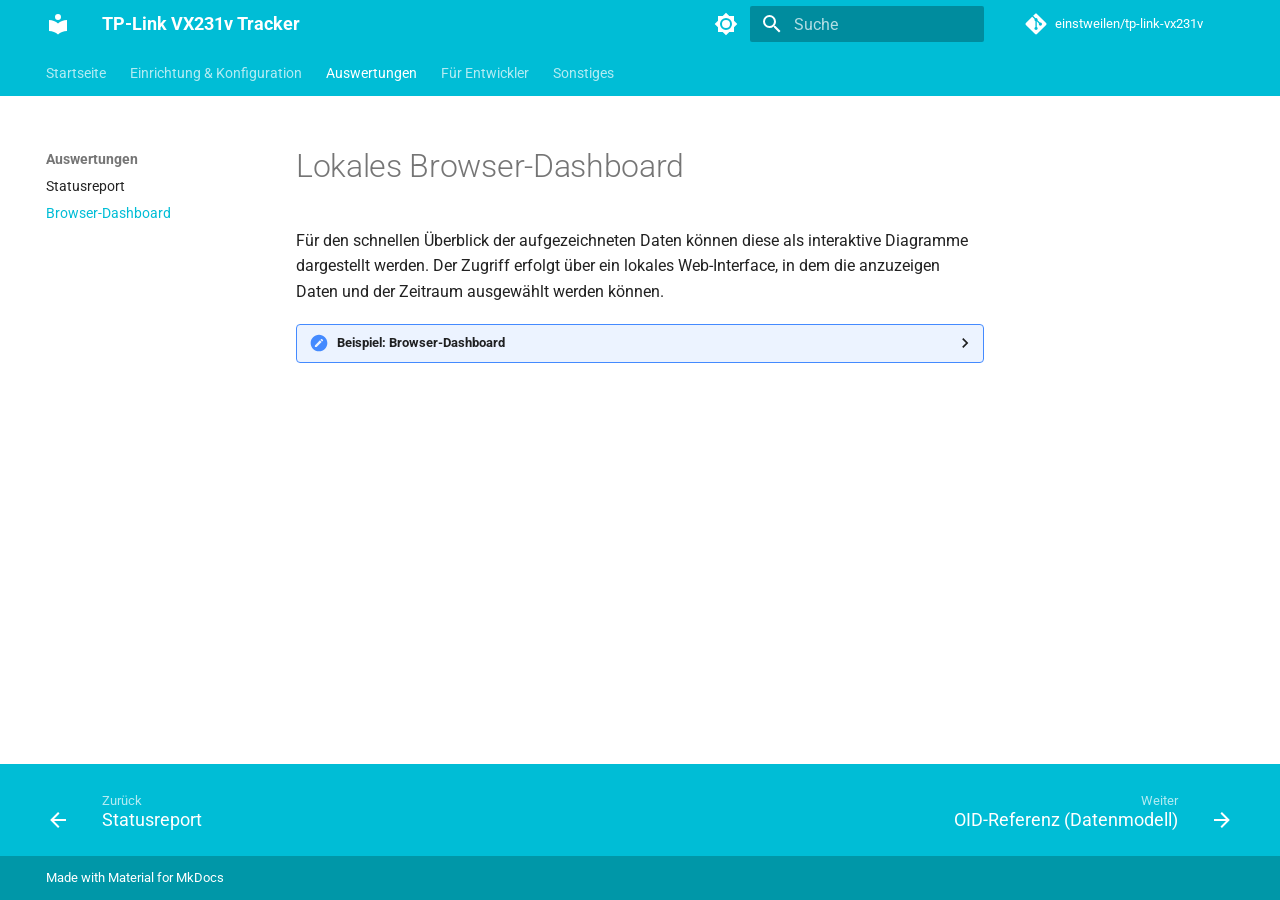
<file: dashboard/index.html>
<!doctype html>
<html lang="de" class="no-js">
  <head>
    
      <meta charset="utf-8">
      <meta name="viewport" content="width=device-width,initial-scale=1">
      
      
      
      
        <link rel="prev" href="../report/">
      
      
        <link rel="next" href="../oid-referenz/">
      
      
        
      
      
      <link rel="icon" href="../assets/images/favicon.png">
      <meta name="generator" content="mkdocs-1.6.1, mkdocs-material-9.7.7">
    
    
      
        <title>Browser-Dashboard - TP-Link VX231v Tracker</title>
      
    
    
      <link rel="stylesheet" href="../assets/stylesheets/main.ec1eaa64.min.css">
      
        
        <link rel="stylesheet" href="../assets/stylesheets/palette.ab4e12ef.min.css">
      
      


    
    
      
    
    
      
        
        
        <link rel="preconnect" href="https://fonts.gstatic.com" crossorigin>
        <link rel="stylesheet" href="https://fonts.googleapis.com/css?family=Roboto:300,300i,400,400i,700,700i%7CRoboto+Mono:400,400i,700,700i&display=fallback">
        <style>:root{--md-text-font:"Roboto";--md-code-font:"Roboto Mono"}</style>
      
    
    
      <link rel="stylesheet" href="../stylesheets/extra.css">
    
    <script>__md_scope=new URL("..",location),__md_hash=e=>[...e].reduce(((e,_)=>(e<<5)-e+_.charCodeAt(0)),0),__md_get=(e,_=localStorage,t=__md_scope)=>JSON.parse(_.getItem(t.pathname+"."+e)),__md_set=(e,_,t=localStorage,a=__md_scope)=>{try{t.setItem(a.pathname+"."+e,JSON.stringify(_))}catch(e){}}</script>
    
      

    
    
  </head>
  
  
    
    
      
    
    
    
    
    <body dir="ltr" data-md-color-scheme="default" data-md-color-primary="cyan" data-md-color-accent="cyan">
  
    
    <input class="md-toggle" data-md-toggle="drawer" type="checkbox" id="__drawer" autocomplete="off">
    <input class="md-toggle" data-md-toggle="search" type="checkbox" id="__search" autocomplete="off">
    <label class="md-overlay" for="__drawer"></label>
    <div data-md-component="skip">
      
        
        <a href="#lokales-browser-dashboard" class="md-skip">
          Zum Inhalt
        </a>
      
    </div>
    <div data-md-component="announce">
      
    </div>
    
    
      

<header class="md-header" data-md-component="header">
  <nav class="md-header__inner md-grid" aria-label="Kopfzeile">
    <a href=".." title="TP-Link VX231v Tracker" class="md-header__button md-logo" aria-label="TP-Link VX231v Tracker" data-md-component="logo">
      
  
  <svg xmlns="http://www.w3.org/2000/svg" viewBox="0 0 24 24"><path d="M12 8a3 3 0 0 0 3-3 3 3 0 0 0-3-3 3 3 0 0 0-3 3 3 3 0 0 0 3 3m0 3.54C9.64 9.35 6.5 8 3 8v11c3.5 0 6.64 1.35 9 3.54 2.36-2.19 5.5-3.54 9-3.54V8c-3.5 0-6.64 1.35-9 3.54"/></svg>

    </a>
    <label class="md-header__button md-icon" for="__drawer">
      
      <svg xmlns="http://www.w3.org/2000/svg" viewBox="0 0 24 24"><path d="M3 6h18v2H3zm0 5h18v2H3zm0 5h18v2H3z"/></svg>
    </label>
    <div class="md-header__title" data-md-component="header-title">
      <div class="md-header__ellipsis">
        <div class="md-header__topic">
          <span class="md-ellipsis">
            TP-Link VX231v Tracker
          </span>
        </div>
        <div class="md-header__topic" data-md-component="header-topic">
          <span class="md-ellipsis">
            
              Browser-Dashboard
            
          </span>
        </div>
      </div>
    </div>
    
      
        <form class="md-header__option" data-md-component="palette">
  
    
    
    
    <input class="md-option" data-md-color-media="" data-md-color-scheme="default" data-md-color-primary="cyan" data-md-color-accent="cyan"  aria-label="In den Dark Mode wechseln"  type="radio" name="__palette" id="__palette_0">
    
      <label class="md-header__button md-icon" title="In den Dark Mode wechseln" for="__palette_1" hidden>
        <svg xmlns="http://www.w3.org/2000/svg" viewBox="0 0 24 24"><path d="M12 8a4 4 0 0 0-4 4 4 4 0 0 0 4 4 4 4 0 0 0 4-4 4 4 0 0 0-4-4m0 10a6 6 0 0 1-6-6 6 6 0 0 1 6-6 6 6 0 0 1 6 6 6 6 0 0 1-6 6m8-9.31V4h-4.69L12 .69 8.69 4H4v4.69L.69 12 4 15.31V20h4.69L12 23.31 15.31 20H20v-4.69L23.31 12z"/></svg>
      </label>
    
  
    
    
    
    <input class="md-option" data-md-color-media="" data-md-color-scheme="slate" data-md-color-primary="cyan" data-md-color-accent="cyan"  aria-label="In den Light Mode wechseln"  type="radio" name="__palette" id="__palette_1">
    
      <label class="md-header__button md-icon" title="In den Light Mode wechseln" for="__palette_0" hidden>
        <svg xmlns="http://www.w3.org/2000/svg" viewBox="0 0 24 24"><path d="M12 18c-.89 0-1.74-.2-2.5-.55C11.56 16.5 13 14.42 13 12s-1.44-4.5-3.5-5.45C10.26 6.2 11.11 6 12 6a6 6 0 0 1 6 6 6 6 0 0 1-6 6m8-9.31V4h-4.69L12 .69 8.69 4H4v4.69L.69 12 4 15.31V20h4.69L12 23.31 15.31 20H20v-4.69L23.31 12z"/></svg>
      </label>
    
  
</form>
      
    
    
      <script>var palette=__md_get("__palette");if(palette&&palette.color){if("(prefers-color-scheme)"===palette.color.media){var media=matchMedia("(prefers-color-scheme: light)"),input=document.querySelector(media.matches?"[data-md-color-media='(prefers-color-scheme: light)']":"[data-md-color-media='(prefers-color-scheme: dark)']");palette.color.media=input.getAttribute("data-md-color-media"),palette.color.scheme=input.getAttribute("data-md-color-scheme"),palette.color.primary=input.getAttribute("data-md-color-primary"),palette.color.accent=input.getAttribute("data-md-color-accent")}for(var[key,value]of Object.entries(palette.color))document.body.setAttribute("data-md-color-"+key,value)}</script>
    
    
    
      
      
        <label class="md-header__button md-icon" for="__search">
          
          <svg xmlns="http://www.w3.org/2000/svg" viewBox="0 0 24 24"><path d="M9.5 3A6.5 6.5 0 0 1 16 9.5c0 1.61-.59 3.09-1.56 4.23l.27.27h.79l5 5-1.5 1.5-5-5v-.79l-.27-.27A6.52 6.52 0 0 1 9.5 16 6.5 6.5 0 0 1 3 9.5 6.5 6.5 0 0 1 9.5 3m0 2C7 5 5 7 5 9.5S7 14 9.5 14 14 12 14 9.5 12 5 9.5 5"/></svg>
        </label>
        <div class="md-search" data-md-component="search" role="dialog">
  <label class="md-search__overlay" for="__search"></label>
  <div class="md-search__inner" role="search">
    <form class="md-search__form" name="search">
      <input type="text" class="md-search__input" name="query" aria-label="Suche" placeholder="Suche" autocapitalize="off" autocorrect="off" autocomplete="off" spellcheck="false" data-md-component="search-query" required>
      <label class="md-search__icon md-icon" for="__search">
        
        <svg xmlns="http://www.w3.org/2000/svg" viewBox="0 0 24 24"><path d="M9.5 3A6.5 6.5 0 0 1 16 9.5c0 1.61-.59 3.09-1.56 4.23l.27.27h.79l5 5-1.5 1.5-5-5v-.79l-.27-.27A6.52 6.52 0 0 1 9.5 16 6.5 6.5 0 0 1 3 9.5 6.5 6.5 0 0 1 9.5 3m0 2C7 5 5 7 5 9.5S7 14 9.5 14 14 12 14 9.5 12 5 9.5 5"/></svg>
        
        <svg xmlns="http://www.w3.org/2000/svg" viewBox="0 0 24 24"><path d="M20 11v2H8l5.5 5.5-1.42 1.42L4.16 12l7.92-7.92L13.5 5.5 8 11z"/></svg>
      </label>
      <nav class="md-search__options" aria-label="Suche">
        
        <button type="reset" class="md-search__icon md-icon" title="Zurücksetzen" aria-label="Zurücksetzen" tabindex="-1">
          
          <svg xmlns="http://www.w3.org/2000/svg" viewBox="0 0 24 24"><path d="M19 6.41 17.59 5 12 10.59 6.41 5 5 6.41 10.59 12 5 17.59 6.41 19 12 13.41 17.59 19 19 17.59 13.41 12z"/></svg>
        </button>
      </nav>
      
        <div class="md-search__suggest" data-md-component="search-suggest"></div>
      
    </form>
    <div class="md-search__output">
      <div class="md-search__scrollwrap" tabindex="0" data-md-scrollfix>
        <div class="md-search-result" data-md-component="search-result">
          <div class="md-search-result__meta">
            Suche wird initialisiert
          </div>
          <ol class="md-search-result__list" role="presentation"></ol>
        </div>
      </div>
    </div>
  </div>
</div>
      
    
    
      <div class="md-header__source">
        <a href="https://github.com/einstweilen/tp-link-vx231v" title="Zum Repository" class="md-source" data-md-component="source">
  <div class="md-source__icon md-icon">
    
    <svg xmlns="http://www.w3.org/2000/svg" viewBox="0 0 448 512"><!--! Font Awesome Free 7.1.0 by @fontawesome - https://fontawesome.com License - https://fontawesome.com/license/free (Icons: CC BY 4.0, Fonts: SIL OFL 1.1, Code: MIT License) Copyright 2025 Fonticons, Inc.--><path d="M439.6 236.1 244 40.5c-5.4-5.5-12.8-8.5-20.4-8.5s-15 3-20.4 8.4L162.5 81l51.5 51.5c27.1-9.1 52.7 16.8 43.4 43.7l49.7 49.7c34.2-11.8 61.2 31 35.5 56.7-26.5 26.5-70.2-2.9-56-37.3L240.3 199v121.9c25.3 12.5 22.3 41.8 9.1 55-6.4 6.4-15.2 10.1-24.3 10.1s-17.8-3.6-24.3-10.1c-17.6-17.6-11.1-46.9 11.2-56v-123c-20.8-8.5-24.6-30.7-18.6-45L142.6 101 8.5 235.1C3 240.6 0 247.9 0 255.5s3 15 8.5 20.4l195.6 195.7c5.4 5.4 12.7 8.4 20.4 8.4s15-3 20.4-8.4l194.7-194.7c5.4-5.4 8.4-12.8 8.4-20.4s-3-15-8.4-20.4"/></svg>
  </div>
  <div class="md-source__repository">
    einstweilen/tp-link-vx231v
  </div>
</a>
      </div>
    
  </nav>
  
</header>
    
    <div class="md-container" data-md-component="container">
      
      
        
          
            
<nav class="md-tabs" aria-label="Hauptnavigation" data-md-component="tabs">
  <div class="md-grid">
    <ul class="md-tabs__list">
      
        
  
  
  
  
    <li class="md-tabs__item">
      <a href=".." class="md-tabs__link">
        
  
  
    
  
  Startseite

      </a>
    </li>
  

      
        
  
  
  
  
    
    
      <li class="md-tabs__item">
        <a href="../setup/" class="md-tabs__link">
          
  
  
  Einrichtung & Konfiguration

        </a>
      </li>
    
  

      
        
  
  
  
    
  
  
    
    
      <li class="md-tabs__item md-tabs__item--active">
        <a href="../report/" class="md-tabs__link">
          
  
  
  Auswertungen

        </a>
      </li>
    
  

      
        
  
  
  
  
    
    
      <li class="md-tabs__item">
        <a href="../oid-referenz/" class="md-tabs__link">
          
  
  
  Für Entwickler

        </a>
      </li>
    
  

      
        
  
  
  
  
    
    
      <li class="md-tabs__item">
        <a href="../lokalisierung/" class="md-tabs__link">
          
  
  
  Sonstiges

        </a>
      </li>
    
  

      
    </ul>
  </div>
</nav>
          
        
      
      <main class="md-main" data-md-component="main">
        <div class="md-main__inner md-grid">
          
            
              
              <div class="md-sidebar md-sidebar--primary" data-md-component="sidebar" data-md-type="navigation" >
                <div class="md-sidebar__scrollwrap">
                  <div class="md-sidebar__inner">
                    


  


<nav class="md-nav md-nav--primary md-nav--lifted" aria-label="Navigation" data-md-level="0">
  <label class="md-nav__title" for="__drawer">
    <a href=".." title="TP-Link VX231v Tracker" class="md-nav__button md-logo" aria-label="TP-Link VX231v Tracker" data-md-component="logo">
      
  
  <svg xmlns="http://www.w3.org/2000/svg" viewBox="0 0 24 24"><path d="M12 8a3 3 0 0 0 3-3 3 3 0 0 0-3-3 3 3 0 0 0-3 3 3 3 0 0 0 3 3m0 3.54C9.64 9.35 6.5 8 3 8v11c3.5 0 6.64 1.35 9 3.54 2.36-2.19 5.5-3.54 9-3.54V8c-3.5 0-6.64 1.35-9 3.54"/></svg>

    </a>
    TP-Link VX231v Tracker
  </label>
  
    <div class="md-nav__source">
      <a href="https://github.com/einstweilen/tp-link-vx231v" title="Zum Repository" class="md-source" data-md-component="source">
  <div class="md-source__icon md-icon">
    
    <svg xmlns="http://www.w3.org/2000/svg" viewBox="0 0 448 512"><!--! Font Awesome Free 7.1.0 by @fontawesome - https://fontawesome.com License - https://fontawesome.com/license/free (Icons: CC BY 4.0, Fonts: SIL OFL 1.1, Code: MIT License) Copyright 2025 Fonticons, Inc.--><path d="M439.6 236.1 244 40.5c-5.4-5.5-12.8-8.5-20.4-8.5s-15 3-20.4 8.4L162.5 81l51.5 51.5c27.1-9.1 52.7 16.8 43.4 43.7l49.7 49.7c34.2-11.8 61.2 31 35.5 56.7-26.5 26.5-70.2-2.9-56-37.3L240.3 199v121.9c25.3 12.5 22.3 41.8 9.1 55-6.4 6.4-15.2 10.1-24.3 10.1s-17.8-3.6-24.3-10.1c-17.6-17.6-11.1-46.9 11.2-56v-123c-20.8-8.5-24.6-30.7-18.6-45L142.6 101 8.5 235.1C3 240.6 0 247.9 0 255.5s3 15 8.5 20.4l195.6 195.7c5.4 5.4 12.7 8.4 20.4 8.4s15-3 20.4-8.4l194.7-194.7c5.4-5.4 8.4-12.8 8.4-20.4s-3-15-8.4-20.4"/></svg>
  </div>
  <div class="md-source__repository">
    einstweilen/tp-link-vx231v
  </div>
</a>
    </div>
  
  <ul class="md-nav__list" data-md-scrollfix>
    
      
      
  
  
  
  
    <li class="md-nav__item">
      <a href=".." class="md-nav__link">
        
  
  
  <span class="md-ellipsis">
    
  
    Startseite
  

    
  </span>
  
  

      </a>
    </li>
  

    
      
      
  
  
  
  
    
    
    
    
      
      
        
      
    
    
    <li class="md-nav__item md-nav__item--nested">
      
        
        
        <input class="md-nav__toggle md-toggle " type="checkbox" id="__nav_2" >
        
          
          <label class="md-nav__link" for="__nav_2" id="__nav_2_label" tabindex="0">
            
  
  
  <span class="md-ellipsis">
    
  
    Einrichtung & Konfiguration
  

    
  </span>
  
  

            <span class="md-nav__icon md-icon"></span>
          </label>
        
        <nav class="md-nav" data-md-level="1" aria-labelledby="__nav_2_label" aria-expanded="false">
          <label class="md-nav__title" for="__nav_2">
            <span class="md-nav__icon md-icon"></span>
            
  
    Einrichtung & Konfiguration
  

          </label>
          <ul class="md-nav__list" data-md-scrollfix>
            
              
                
  
  
  
  
    <li class="md-nav__item">
      <a href="../setup/" class="md-nav__link">
        
  
  
  <span class="md-ellipsis">
    
  
    Setup & Installation
  

    
  </span>
  
  

      </a>
    </li>
  

              
            
              
                
  
  
  
  
    <li class="md-nav__item">
      <a href="../setup/gemini_api_key/" class="md-nav__link">
        
  
  
  <span class="md-ellipsis">
    
  
    Gemini API Key anlegen
  

    
  </span>
  
  

      </a>
    </li>
  

              
            
              
                
  
  
  
  
    <li class="md-nav__item">
      <a href="../konfiguration/" class="md-nav__link">
        
  
  
  <span class="md-ellipsis">
    
  
    Konfiguration & Automatisierung
  

    
  </span>
  
  

      </a>
    </li>
  

              
            
              
                
  
  
  
  
    <li class="md-nav__item">
      <a href="../config-details/" class="md-nav__link">
        
  
  
  <span class="md-ellipsis">
    
  
    Die config.ini im Detail
  

    
  </span>
  
  

      </a>
    </li>
  

              
            
              
                
  
  
  
  
    <li class="md-nav__item">
      <a href="../release-notes/" class="md-nav__link">
        
  
  
  <span class="md-ellipsis">
    
  
    Release Notes
  

    
  </span>
  
  

      </a>
    </li>
  

              
            
          </ul>
        </nav>
      
    </li>
  

    
      
      
  
  
    
  
  
  
    
    
    
    
      
        
        
      
      
        
      
    
    
    <li class="md-nav__item md-nav__item--active md-nav__item--section md-nav__item--nested">
      
        
        
        <input class="md-nav__toggle md-toggle " type="checkbox" id="__nav_3" checked>
        
          
          <label class="md-nav__link" for="__nav_3" id="__nav_3_label" tabindex="">
            
  
  
  <span class="md-ellipsis">
    
  
    Auswertungen
  

    
  </span>
  
  

            <span class="md-nav__icon md-icon"></span>
          </label>
        
        <nav class="md-nav" data-md-level="1" aria-labelledby="__nav_3_label" aria-expanded="true">
          <label class="md-nav__title" for="__nav_3">
            <span class="md-nav__icon md-icon"></span>
            
  
    Auswertungen
  

          </label>
          <ul class="md-nav__list" data-md-scrollfix>
            
              
                
  
  
  
  
    <li class="md-nav__item">
      <a href="../report/" class="md-nav__link">
        
  
  
  <span class="md-ellipsis">
    
  
    Statusreport
  

    
  </span>
  
  

      </a>
    </li>
  

              
            
              
                
  
  
    
  
  
  
    <li class="md-nav__item md-nav__item--active">
      
      <input class="md-nav__toggle md-toggle" type="checkbox" id="__toc">
      
      
        
      
      
      <a href="./" class="md-nav__link md-nav__link--active">
        
  
  
  <span class="md-ellipsis">
    
  
    Browser-Dashboard
  

    
  </span>
  
  

      </a>
      
    </li>
  

              
            
          </ul>
        </nav>
      
    </li>
  

    
      
      
  
  
  
  
    
    
    
    
      
      
        
      
    
    
    <li class="md-nav__item md-nav__item--nested">
      
        
        
        <input class="md-nav__toggle md-toggle " type="checkbox" id="__nav_4" >
        
          
          <label class="md-nav__link" for="__nav_4" id="__nav_4_label" tabindex="0">
            
  
  
  <span class="md-ellipsis">
    
  
    Für Entwickler
  

    
  </span>
  
  

            <span class="md-nav__icon md-icon"></span>
          </label>
        
        <nav class="md-nav" data-md-level="1" aria-labelledby="__nav_4_label" aria-expanded="false">
          <label class="md-nav__title" for="__nav_4">
            <span class="md-nav__icon md-icon"></span>
            
  
    Für Entwickler
  

          </label>
          <ul class="md-nav__list" data-md-scrollfix>
            
              
                
  
  
  
  
    <li class="md-nav__item">
      <a href="../oid-referenz/" class="md-nav__link">
        
  
  
  <span class="md-ellipsis">
    
  
    OID-Referenz (Datenmodell)
  

    
  </span>
  
  

      </a>
    </li>
  

              
            
          </ul>
        </nav>
      
    </li>
  

    
      
      
  
  
  
  
    
    
    
    
      
      
        
      
    
    
    <li class="md-nav__item md-nav__item--nested">
      
        
        
        <input class="md-nav__toggle md-toggle " type="checkbox" id="__nav_5" >
        
          
          <label class="md-nav__link" for="__nav_5" id="__nav_5_label" tabindex="0">
            
  
  
  <span class="md-ellipsis">
    
  
    Sonstiges
  

    
  </span>
  
  

            <span class="md-nav__icon md-icon"></span>
          </label>
        
        <nav class="md-nav" data-md-level="1" aria-labelledby="__nav_5_label" aria-expanded="false">
          <label class="md-nav__title" for="__nav_5">
            <span class="md-nav__icon md-icon"></span>
            
  
    Sonstiges
  

          </label>
          <ul class="md-nav__list" data-md-scrollfix>
            
              
                
  
  
  
  
    <li class="md-nav__item">
      <a href="../lokalisierung/" class="md-nav__link">
        
  
  
  <span class="md-ellipsis">
    
  
    Lokalisierung
  

    
  </span>
  
  

      </a>
    </li>
  

              
            
          </ul>
        </nav>
      
    </li>
  

    
  </ul>
</nav>
                  </div>
                </div>
              </div>
            
            
              
              <div class="md-sidebar md-sidebar--secondary" data-md-component="sidebar" data-md-type="toc" >
                <div class="md-sidebar__scrollwrap">
                  <div class="md-sidebar__inner">
                    

<nav class="md-nav md-nav--secondary" aria-label="Inhaltsverzeichnis">
  
  
  
    
  
  
</nav>
                  </div>
                </div>
              </div>
            
          
          
            <div class="md-content" data-md-component="content">
              
              <article class="md-content__inner md-typeset">
                
                  


  
  


<h1 id="lokales-browser-dashboard">Lokales Browser-Dashboard</h1>
<p>Für den schnellen Überblick der aufgezeichneten Daten können diese als interaktive Diagramme dargestellt werden. Der Zugriff erfolgt über ein lokales Web-Interface, in dem die anzuzeigen Daten und der Zeitraum ausgewählt werden können.</p>
<details>
<summary>Beispiel: Browser-Dashboard</summary>
<p><img alt="Beispiel Browser-Dashboard" src="../images/beispiel-dashboard.jpg" /></p>
</details>












                
              </article>
            </div>
          
          
<script>var target=document.getElementById(location.hash.slice(1));target&&target.name&&(target.checked=target.name.startsWith("__tabbed_"))</script>
        </div>
        
          <button type="button" class="md-top md-icon" data-md-component="top" hidden>
  
  <svg xmlns="http://www.w3.org/2000/svg" viewBox="0 0 24 24"><path d="M13 20h-2V8l-5.5 5.5-1.42-1.42L12 4.16l7.92 7.92-1.42 1.42L13 8z"/></svg>
  Zurück zum Seitenanfang
</button>
        
      </main>
      
        <footer class="md-footer">
  
    
      
      <nav class="md-footer__inner md-grid" aria-label="Fußzeile" >
        
          
          <a href="../report/" class="md-footer__link md-footer__link--prev" aria-label="Zurück: Statusreport">
            <div class="md-footer__button md-icon">
              
              <svg xmlns="http://www.w3.org/2000/svg" viewBox="0 0 24 24"><path d="M20 11v2H8l5.5 5.5-1.42 1.42L4.16 12l7.92-7.92L13.5 5.5 8 11z"/></svg>
            </div>
            <div class="md-footer__title">
              <span class="md-footer__direction">
                Zurück
              </span>
              <div class="md-ellipsis">
                Statusreport
              </div>
            </div>
          </a>
        
        
          
          <a href="../oid-referenz/" class="md-footer__link md-footer__link--next" aria-label="Weiter: OID-Referenz (Datenmodell)">
            <div class="md-footer__title">
              <span class="md-footer__direction">
                Weiter
              </span>
              <div class="md-ellipsis">
                OID-Referenz (Datenmodell)
              </div>
            </div>
            <div class="md-footer__button md-icon">
              
              <svg xmlns="http://www.w3.org/2000/svg" viewBox="0 0 24 24"><path d="M4 11v2h12l-5.5 5.5 1.42 1.42L19.84 12l-7.92-7.92L10.5 5.5 16 11z"/></svg>
            </div>
          </a>
        
      </nav>
    
  
  <div class="md-footer-meta md-typeset">
    <div class="md-footer-meta__inner md-grid">
      <div class="md-copyright">
  
  
    Made with
    <a href="https://squidfunk.github.io/mkdocs-material/" target="_blank" rel="noopener">
      Material for MkDocs
    </a>
  
</div>
      
    </div>
  </div>
</footer>
      
    </div>
    <div class="md-dialog" data-md-component="dialog">
      <div class="md-dialog__inner md-typeset"></div>
    </div>
    
    
    
      
      
      <script id="__config" type="application/json">{"annotate": null, "base": "..", "features": ["navigation.tabs", "navigation.sections", "navigation.top", "navigation.footer", "search.suggest", "search.highlight", "content.code.copy"], "search": "../assets/javascripts/workers/search.2c215733.min.js", "tags": null, "translations": {"clipboard.copied": "In Zwischenablage kopiert", "clipboard.copy": "In Zwischenablage kopieren", "search.result.more.one": "1 weiteres Suchergebnis auf dieser Seite", "search.result.more.other": "# weitere Suchergebnisse auf dieser Seite", "search.result.none": "Keine Suchergebnisse", "search.result.one": "1 Suchergebnis", "search.result.other": "# Suchergebnisse", "search.result.placeholder": "Suchbegriff eingeben", "search.result.term.missing": "Es fehlt", "select.version": "Version ausw\u00e4hlen"}, "version": null}</script>
    
    
      <script src="../assets/javascripts/bundle.d7400e89.min.js"></script>
      
    
  </body>
</html>
</file>
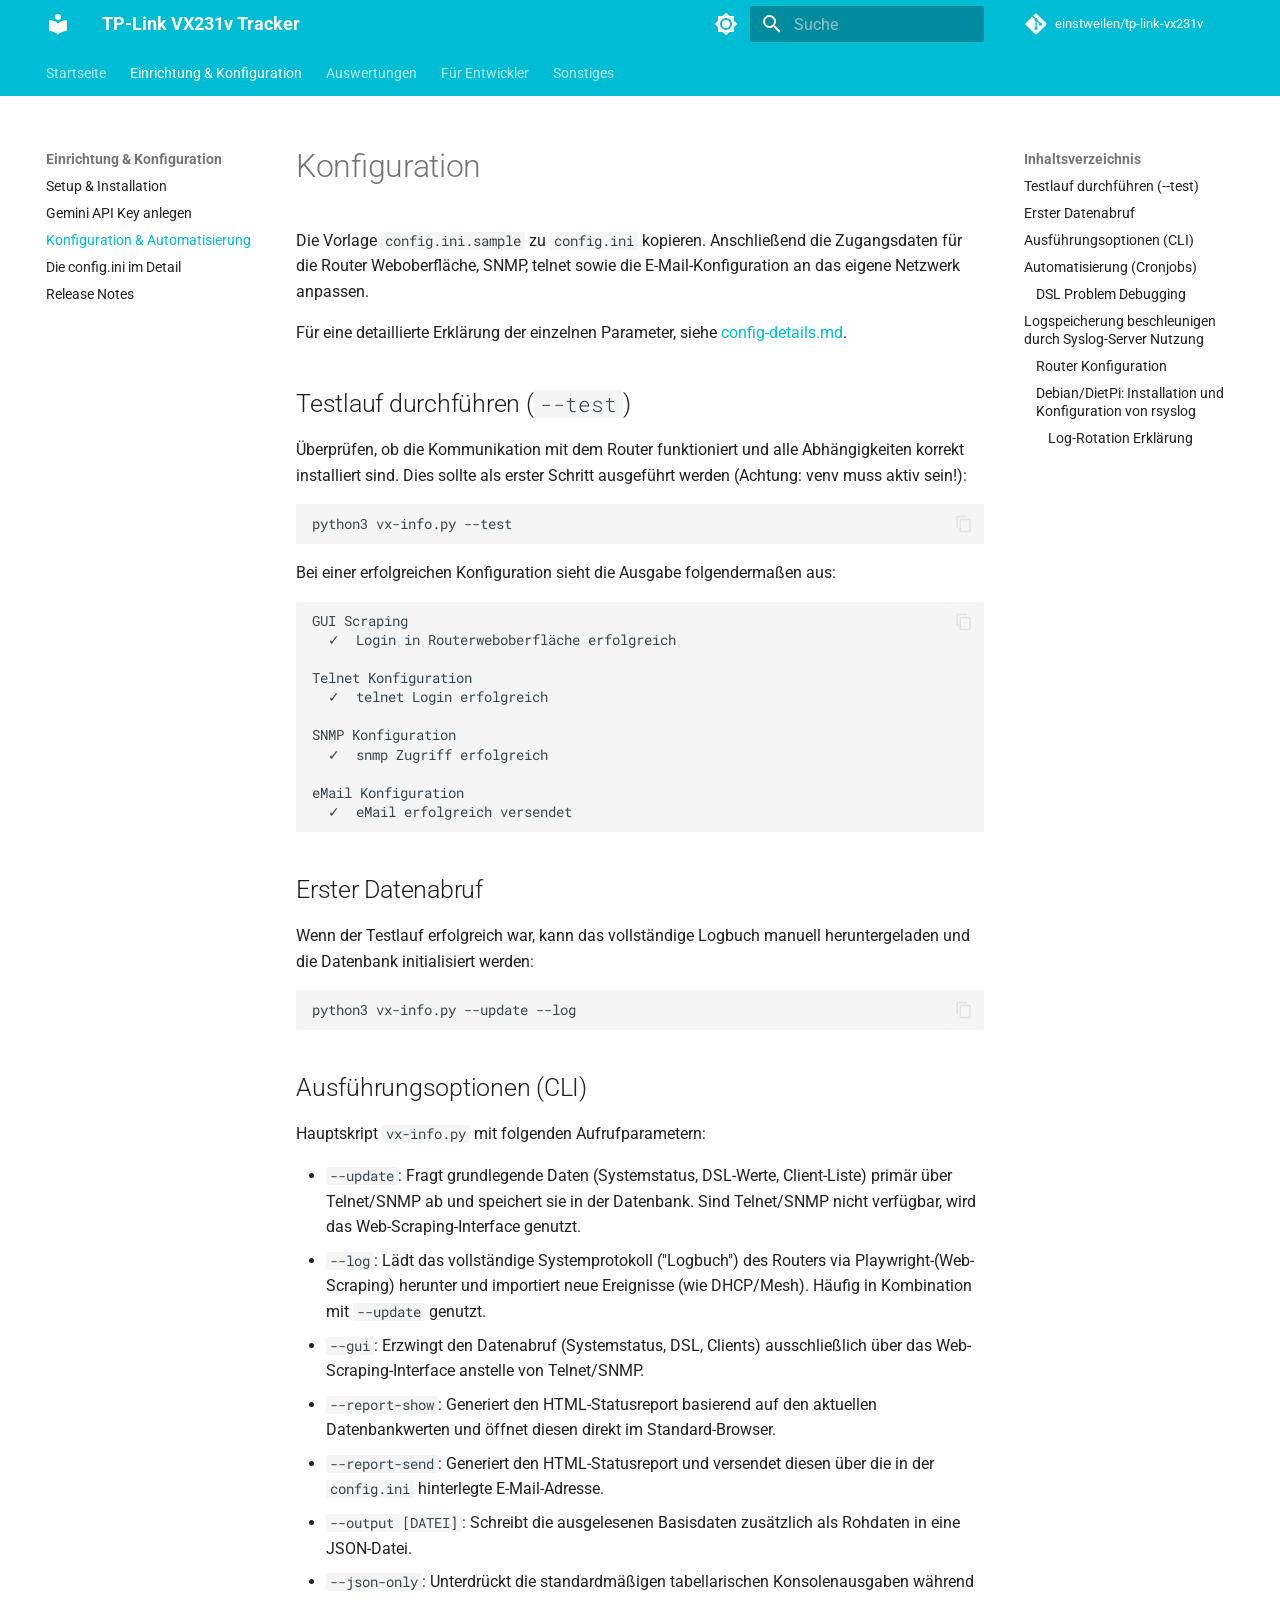
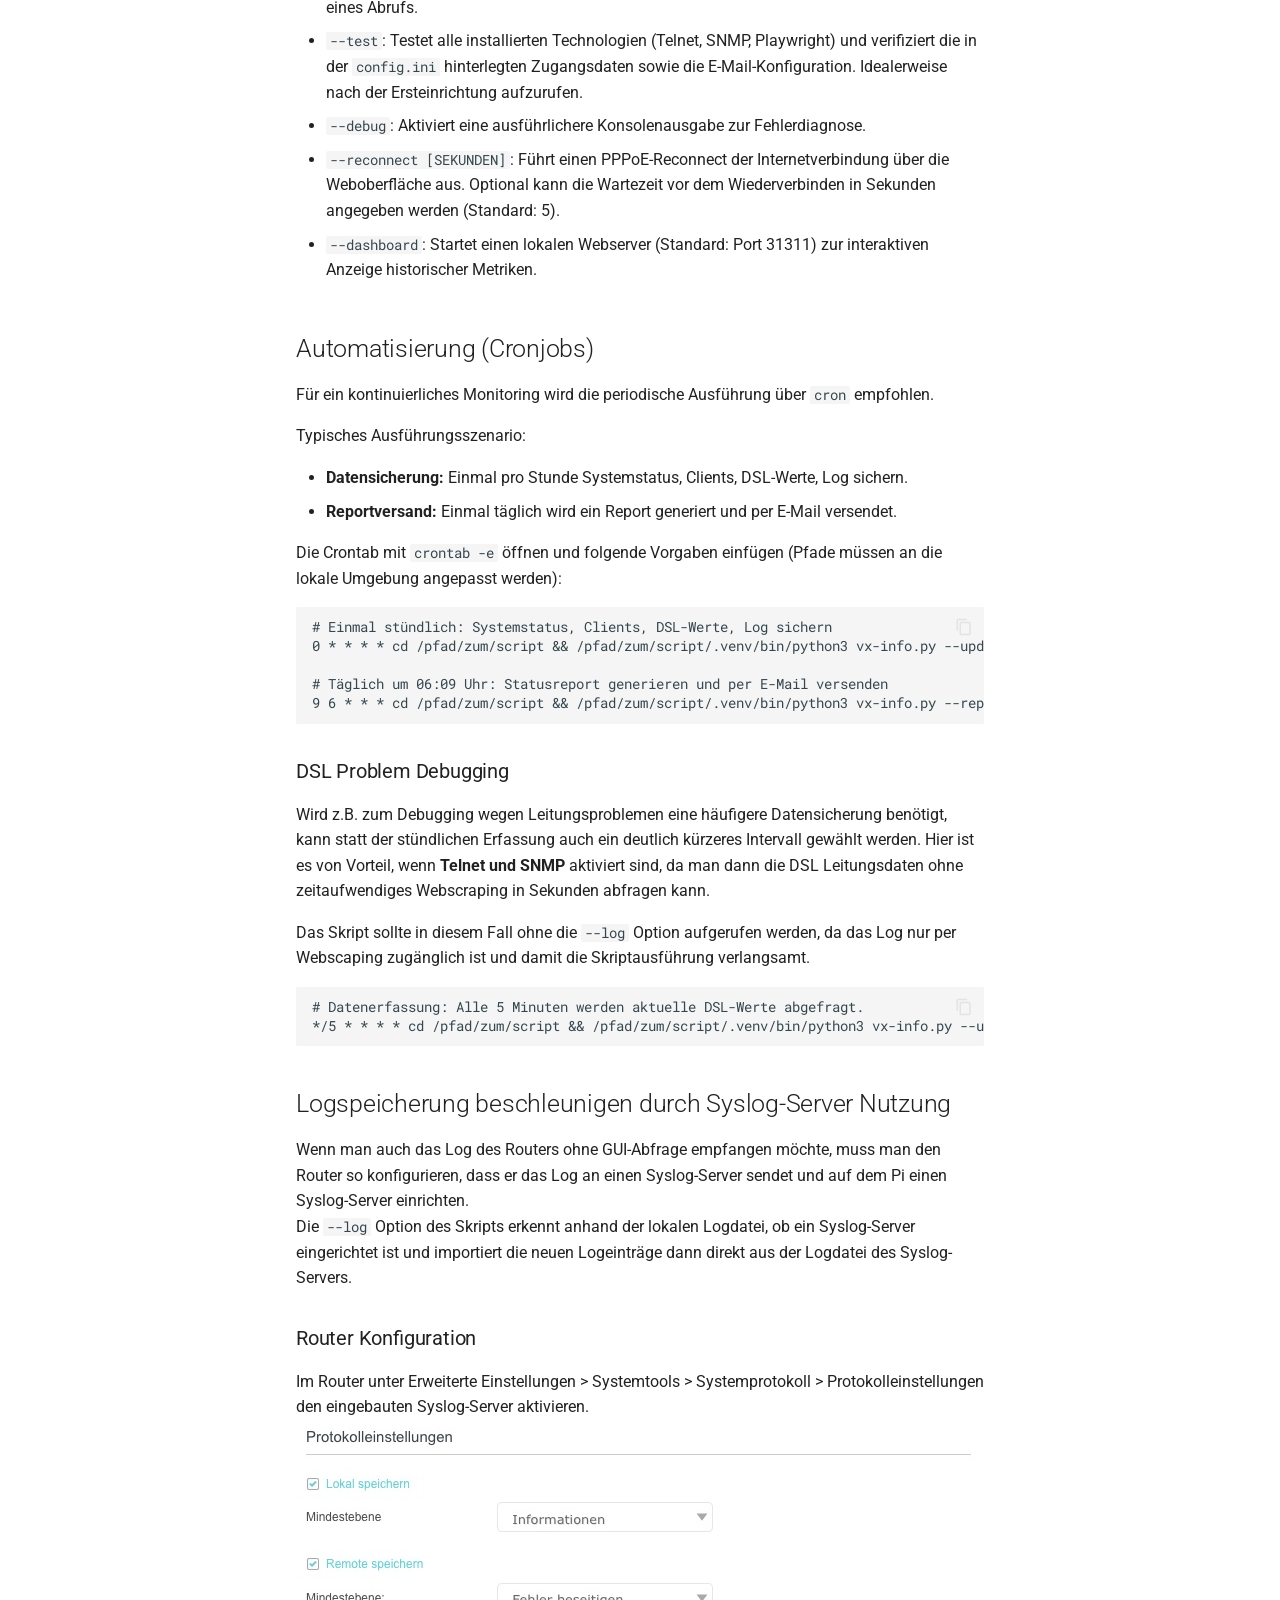
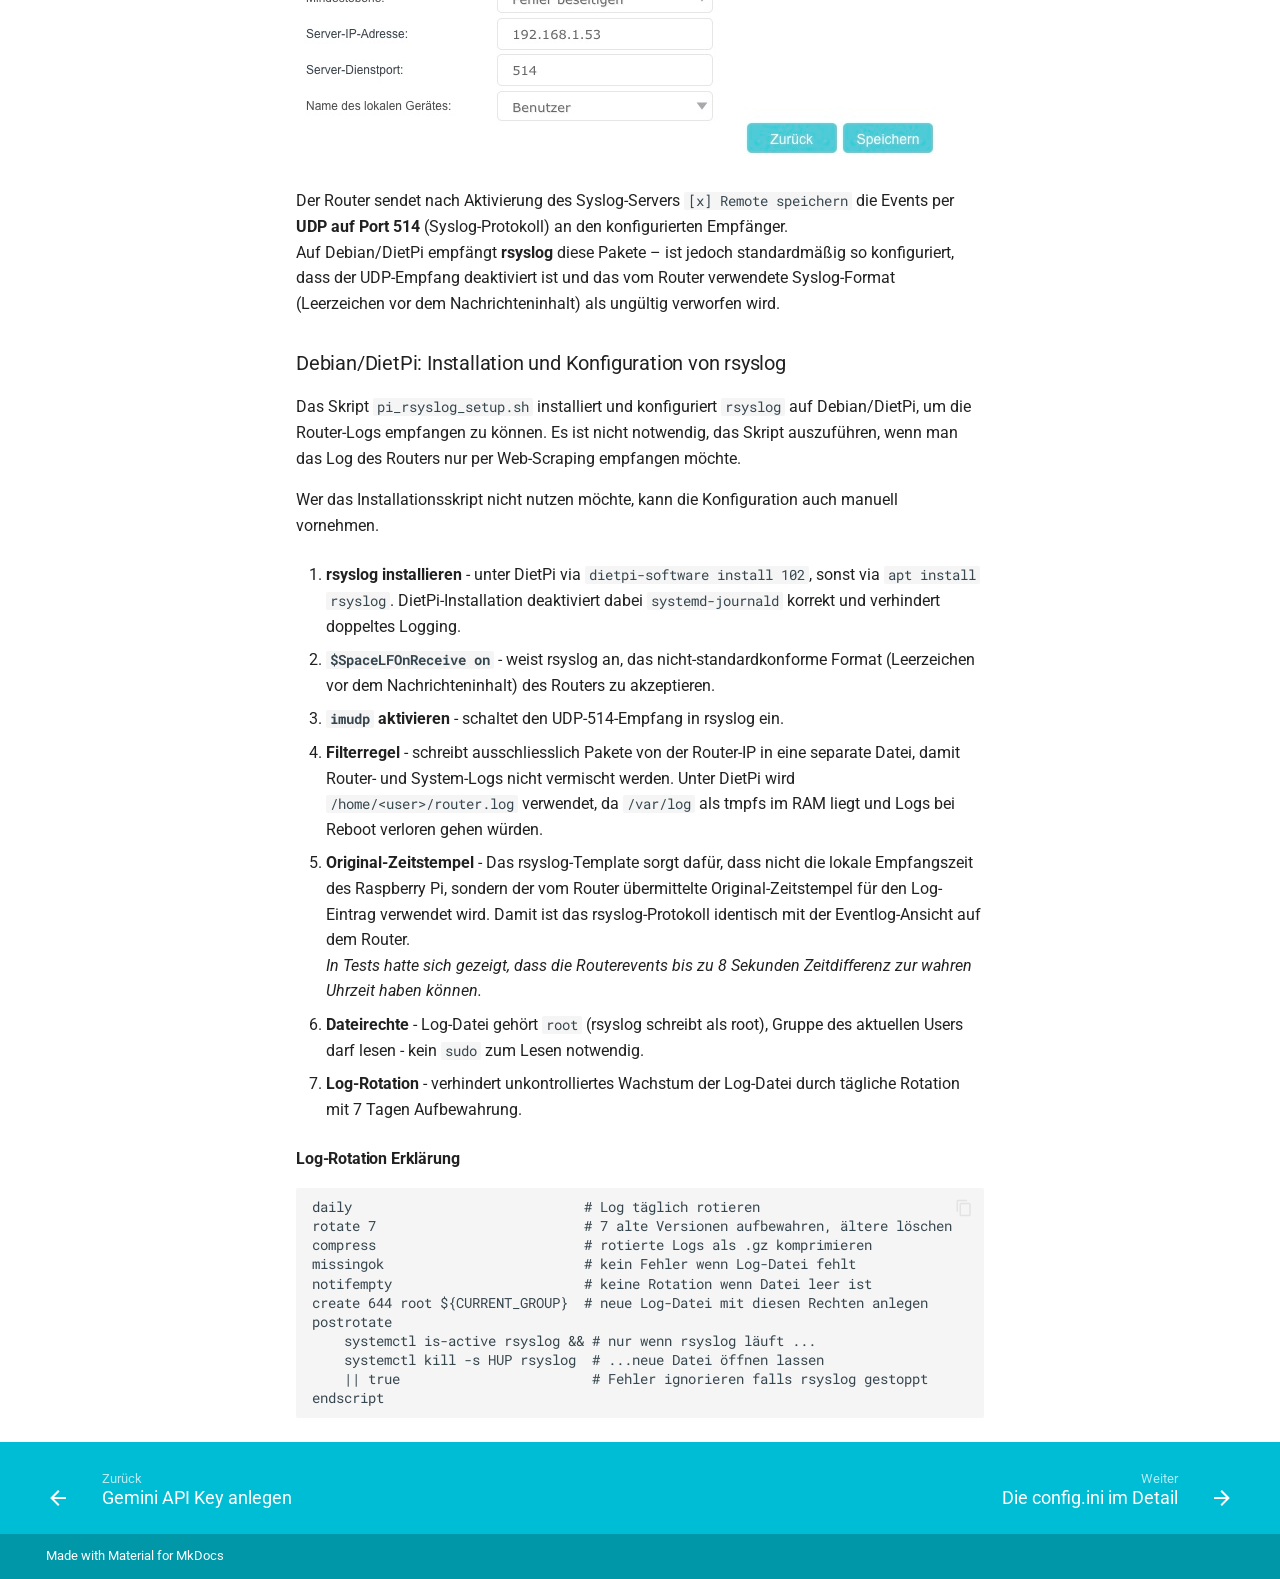
<file: konfiguration/index.html>
<!doctype html>
<html lang="de" class="no-js">
  <head>
    
      <meta charset="utf-8">
      <meta name="viewport" content="width=device-width,initial-scale=1">
      
      
      
      
        <link rel="prev" href="../setup/gemini_api_key/">
      
      
        <link rel="next" href="../config-details/">
      
      
        
      
      
      <link rel="icon" href="../assets/images/favicon.png">
      <meta name="generator" content="mkdocs-1.6.1, mkdocs-material-9.7.7">
    
    
      
        <title>Konfiguration & Automatisierung - TP-Link VX231v Tracker</title>
      
    
    
      <link rel="stylesheet" href="../assets/stylesheets/main.ec1eaa64.min.css">
      
        
        <link rel="stylesheet" href="../assets/stylesheets/palette.ab4e12ef.min.css">
      
      


    
    
      
    
    
      
        
        
        <link rel="preconnect" href="https://fonts.gstatic.com" crossorigin>
        <link rel="stylesheet" href="https://fonts.googleapis.com/css?family=Roboto:300,300i,400,400i,700,700i%7CRoboto+Mono:400,400i,700,700i&display=fallback">
        <style>:root{--md-text-font:"Roboto";--md-code-font:"Roboto Mono"}</style>
      
    
    
      <link rel="stylesheet" href="../stylesheets/extra.css">
    
    <script>__md_scope=new URL("..",location),__md_hash=e=>[...e].reduce(((e,_)=>(e<<5)-e+_.charCodeAt(0)),0),__md_get=(e,_=localStorage,t=__md_scope)=>JSON.parse(_.getItem(t.pathname+"."+e)),__md_set=(e,_,t=localStorage,a=__md_scope)=>{try{t.setItem(a.pathname+"."+e,JSON.stringify(_))}catch(e){}}</script>
    
      

    
    
  </head>
  
  
    
    
      
    
    
    
    
    <body dir="ltr" data-md-color-scheme="default" data-md-color-primary="cyan" data-md-color-accent="cyan">
  
    
    <input class="md-toggle" data-md-toggle="drawer" type="checkbox" id="__drawer" autocomplete="off">
    <input class="md-toggle" data-md-toggle="search" type="checkbox" id="__search" autocomplete="off">
    <label class="md-overlay" for="__drawer"></label>
    <div data-md-component="skip">
      
        
        <a href="#konfiguration" class="md-skip">
          Zum Inhalt
        </a>
      
    </div>
    <div data-md-component="announce">
      
    </div>
    
    
      

<header class="md-header" data-md-component="header">
  <nav class="md-header__inner md-grid" aria-label="Kopfzeile">
    <a href=".." title="TP-Link VX231v Tracker" class="md-header__button md-logo" aria-label="TP-Link VX231v Tracker" data-md-component="logo">
      
  
  <svg xmlns="http://www.w3.org/2000/svg" viewBox="0 0 24 24"><path d="M12 8a3 3 0 0 0 3-3 3 3 0 0 0-3-3 3 3 0 0 0-3 3 3 3 0 0 0 3 3m0 3.54C9.64 9.35 6.5 8 3 8v11c3.5 0 6.64 1.35 9 3.54 2.36-2.19 5.5-3.54 9-3.54V8c-3.5 0-6.64 1.35-9 3.54"/></svg>

    </a>
    <label class="md-header__button md-icon" for="__drawer">
      
      <svg xmlns="http://www.w3.org/2000/svg" viewBox="0 0 24 24"><path d="M3 6h18v2H3zm0 5h18v2H3zm0 5h18v2H3z"/></svg>
    </label>
    <div class="md-header__title" data-md-component="header-title">
      <div class="md-header__ellipsis">
        <div class="md-header__topic">
          <span class="md-ellipsis">
            TP-Link VX231v Tracker
          </span>
        </div>
        <div class="md-header__topic" data-md-component="header-topic">
          <span class="md-ellipsis">
            
              Konfiguration & Automatisierung
            
          </span>
        </div>
      </div>
    </div>
    
      
        <form class="md-header__option" data-md-component="palette">
  
    
    
    
    <input class="md-option" data-md-color-media="" data-md-color-scheme="default" data-md-color-primary="cyan" data-md-color-accent="cyan"  aria-label="In den Dark Mode wechseln"  type="radio" name="__palette" id="__palette_0">
    
      <label class="md-header__button md-icon" title="In den Dark Mode wechseln" for="__palette_1" hidden>
        <svg xmlns="http://www.w3.org/2000/svg" viewBox="0 0 24 24"><path d="M12 8a4 4 0 0 0-4 4 4 4 0 0 0 4 4 4 4 0 0 0 4-4 4 4 0 0 0-4-4m0 10a6 6 0 0 1-6-6 6 6 0 0 1 6-6 6 6 0 0 1 6 6 6 6 0 0 1-6 6m8-9.31V4h-4.69L12 .69 8.69 4H4v4.69L.69 12 4 15.31V20h4.69L12 23.31 15.31 20H20v-4.69L23.31 12z"/></svg>
      </label>
    
  
    
    
    
    <input class="md-option" data-md-color-media="" data-md-color-scheme="slate" data-md-color-primary="cyan" data-md-color-accent="cyan"  aria-label="In den Light Mode wechseln"  type="radio" name="__palette" id="__palette_1">
    
      <label class="md-header__button md-icon" title="In den Light Mode wechseln" for="__palette_0" hidden>
        <svg xmlns="http://www.w3.org/2000/svg" viewBox="0 0 24 24"><path d="M12 18c-.89 0-1.74-.2-2.5-.55C11.56 16.5 13 14.42 13 12s-1.44-4.5-3.5-5.45C10.26 6.2 11.11 6 12 6a6 6 0 0 1 6 6 6 6 0 0 1-6 6m8-9.31V4h-4.69L12 .69 8.69 4H4v4.69L.69 12 4 15.31V20h4.69L12 23.31 15.31 20H20v-4.69L23.31 12z"/></svg>
      </label>
    
  
</form>
      
    
    
      <script>var palette=__md_get("__palette");if(palette&&palette.color){if("(prefers-color-scheme)"===palette.color.media){var media=matchMedia("(prefers-color-scheme: light)"),input=document.querySelector(media.matches?"[data-md-color-media='(prefers-color-scheme: light)']":"[data-md-color-media='(prefers-color-scheme: dark)']");palette.color.media=input.getAttribute("data-md-color-media"),palette.color.scheme=input.getAttribute("data-md-color-scheme"),palette.color.primary=input.getAttribute("data-md-color-primary"),palette.color.accent=input.getAttribute("data-md-color-accent")}for(var[key,value]of Object.entries(palette.color))document.body.setAttribute("data-md-color-"+key,value)}</script>
    
    
    
      
      
        <label class="md-header__button md-icon" for="__search">
          
          <svg xmlns="http://www.w3.org/2000/svg" viewBox="0 0 24 24"><path d="M9.5 3A6.5 6.5 0 0 1 16 9.5c0 1.61-.59 3.09-1.56 4.23l.27.27h.79l5 5-1.5 1.5-5-5v-.79l-.27-.27A6.52 6.52 0 0 1 9.5 16 6.5 6.5 0 0 1 3 9.5 6.5 6.5 0 0 1 9.5 3m0 2C7 5 5 7 5 9.5S7 14 9.5 14 14 12 14 9.5 12 5 9.5 5"/></svg>
        </label>
        <div class="md-search" data-md-component="search" role="dialog">
  <label class="md-search__overlay" for="__search"></label>
  <div class="md-search__inner" role="search">
    <form class="md-search__form" name="search">
      <input type="text" class="md-search__input" name="query" aria-label="Suche" placeholder="Suche" autocapitalize="off" autocorrect="off" autocomplete="off" spellcheck="false" data-md-component="search-query" required>
      <label class="md-search__icon md-icon" for="__search">
        
        <svg xmlns="http://www.w3.org/2000/svg" viewBox="0 0 24 24"><path d="M9.5 3A6.5 6.5 0 0 1 16 9.5c0 1.61-.59 3.09-1.56 4.23l.27.27h.79l5 5-1.5 1.5-5-5v-.79l-.27-.27A6.52 6.52 0 0 1 9.5 16 6.5 6.5 0 0 1 3 9.5 6.5 6.5 0 0 1 9.5 3m0 2C7 5 5 7 5 9.5S7 14 9.5 14 14 12 14 9.5 12 5 9.5 5"/></svg>
        
        <svg xmlns="http://www.w3.org/2000/svg" viewBox="0 0 24 24"><path d="M20 11v2H8l5.5 5.5-1.42 1.42L4.16 12l7.92-7.92L13.5 5.5 8 11z"/></svg>
      </label>
      <nav class="md-search__options" aria-label="Suche">
        
        <button type="reset" class="md-search__icon md-icon" title="Zurücksetzen" aria-label="Zurücksetzen" tabindex="-1">
          
          <svg xmlns="http://www.w3.org/2000/svg" viewBox="0 0 24 24"><path d="M19 6.41 17.59 5 12 10.59 6.41 5 5 6.41 10.59 12 5 17.59 6.41 19 12 13.41 17.59 19 19 17.59 13.41 12z"/></svg>
        </button>
      </nav>
      
        <div class="md-search__suggest" data-md-component="search-suggest"></div>
      
    </form>
    <div class="md-search__output">
      <div class="md-search__scrollwrap" tabindex="0" data-md-scrollfix>
        <div class="md-search-result" data-md-component="search-result">
          <div class="md-search-result__meta">
            Suche wird initialisiert
          </div>
          <ol class="md-search-result__list" role="presentation"></ol>
        </div>
      </div>
    </div>
  </div>
</div>
      
    
    
      <div class="md-header__source">
        <a href="https://github.com/einstweilen/tp-link-vx231v" title="Zum Repository" class="md-source" data-md-component="source">
  <div class="md-source__icon md-icon">
    
    <svg xmlns="http://www.w3.org/2000/svg" viewBox="0 0 448 512"><!--! Font Awesome Free 7.1.0 by @fontawesome - https://fontawesome.com License - https://fontawesome.com/license/free (Icons: CC BY 4.0, Fonts: SIL OFL 1.1, Code: MIT License) Copyright 2025 Fonticons, Inc.--><path d="M439.6 236.1 244 40.5c-5.4-5.5-12.8-8.5-20.4-8.5s-15 3-20.4 8.4L162.5 81l51.5 51.5c27.1-9.1 52.7 16.8 43.4 43.7l49.7 49.7c34.2-11.8 61.2 31 35.5 56.7-26.5 26.5-70.2-2.9-56-37.3L240.3 199v121.9c25.3 12.5 22.3 41.8 9.1 55-6.4 6.4-15.2 10.1-24.3 10.1s-17.8-3.6-24.3-10.1c-17.6-17.6-11.1-46.9 11.2-56v-123c-20.8-8.5-24.6-30.7-18.6-45L142.6 101 8.5 235.1C3 240.6 0 247.9 0 255.5s3 15 8.5 20.4l195.6 195.7c5.4 5.4 12.7 8.4 20.4 8.4s15-3 20.4-8.4l194.7-194.7c5.4-5.4 8.4-12.8 8.4-20.4s-3-15-8.4-20.4"/></svg>
  </div>
  <div class="md-source__repository">
    einstweilen/tp-link-vx231v
  </div>
</a>
      </div>
    
  </nav>
  
</header>
    
    <div class="md-container" data-md-component="container">
      
      
        
          
            
<nav class="md-tabs" aria-label="Hauptnavigation" data-md-component="tabs">
  <div class="md-grid">
    <ul class="md-tabs__list">
      
        
  
  
  
  
    <li class="md-tabs__item">
      <a href=".." class="md-tabs__link">
        
  
  
    
  
  Startseite

      </a>
    </li>
  

      
        
  
  
  
    
  
  
    
    
      <li class="md-tabs__item md-tabs__item--active">
        <a href="../setup/" class="md-tabs__link">
          
  
  
  Einrichtung & Konfiguration

        </a>
      </li>
    
  

      
        
  
  
  
  
    
    
      <li class="md-tabs__item">
        <a href="../report/" class="md-tabs__link">
          
  
  
  Auswertungen

        </a>
      </li>
    
  

      
        
  
  
  
  
    
    
      <li class="md-tabs__item">
        <a href="../oid-referenz/" class="md-tabs__link">
          
  
  
  Für Entwickler

        </a>
      </li>
    
  

      
        
  
  
  
  
    
    
      <li class="md-tabs__item">
        <a href="../lokalisierung/" class="md-tabs__link">
          
  
  
  Sonstiges

        </a>
      </li>
    
  

      
    </ul>
  </div>
</nav>
          
        
      
      <main class="md-main" data-md-component="main">
        <div class="md-main__inner md-grid">
          
            
              
              <div class="md-sidebar md-sidebar--primary" data-md-component="sidebar" data-md-type="navigation" >
                <div class="md-sidebar__scrollwrap">
                  <div class="md-sidebar__inner">
                    


  


<nav class="md-nav md-nav--primary md-nav--lifted" aria-label="Navigation" data-md-level="0">
  <label class="md-nav__title" for="__drawer">
    <a href=".." title="TP-Link VX231v Tracker" class="md-nav__button md-logo" aria-label="TP-Link VX231v Tracker" data-md-component="logo">
      
  
  <svg xmlns="http://www.w3.org/2000/svg" viewBox="0 0 24 24"><path d="M12 8a3 3 0 0 0 3-3 3 3 0 0 0-3-3 3 3 0 0 0-3 3 3 3 0 0 0 3 3m0 3.54C9.64 9.35 6.5 8 3 8v11c3.5 0 6.64 1.35 9 3.54 2.36-2.19 5.5-3.54 9-3.54V8c-3.5 0-6.64 1.35-9 3.54"/></svg>

    </a>
    TP-Link VX231v Tracker
  </label>
  
    <div class="md-nav__source">
      <a href="https://github.com/einstweilen/tp-link-vx231v" title="Zum Repository" class="md-source" data-md-component="source">
  <div class="md-source__icon md-icon">
    
    <svg xmlns="http://www.w3.org/2000/svg" viewBox="0 0 448 512"><!--! Font Awesome Free 7.1.0 by @fontawesome - https://fontawesome.com License - https://fontawesome.com/license/free (Icons: CC BY 4.0, Fonts: SIL OFL 1.1, Code: MIT License) Copyright 2025 Fonticons, Inc.--><path d="M439.6 236.1 244 40.5c-5.4-5.5-12.8-8.5-20.4-8.5s-15 3-20.4 8.4L162.5 81l51.5 51.5c27.1-9.1 52.7 16.8 43.4 43.7l49.7 49.7c34.2-11.8 61.2 31 35.5 56.7-26.5 26.5-70.2-2.9-56-37.3L240.3 199v121.9c25.3 12.5 22.3 41.8 9.1 55-6.4 6.4-15.2 10.1-24.3 10.1s-17.8-3.6-24.3-10.1c-17.6-17.6-11.1-46.9 11.2-56v-123c-20.8-8.5-24.6-30.7-18.6-45L142.6 101 8.5 235.1C3 240.6 0 247.9 0 255.5s3 15 8.5 20.4l195.6 195.7c5.4 5.4 12.7 8.4 20.4 8.4s15-3 20.4-8.4l194.7-194.7c5.4-5.4 8.4-12.8 8.4-20.4s-3-15-8.4-20.4"/></svg>
  </div>
  <div class="md-source__repository">
    einstweilen/tp-link-vx231v
  </div>
</a>
    </div>
  
  <ul class="md-nav__list" data-md-scrollfix>
    
      
      
  
  
  
  
    <li class="md-nav__item">
      <a href=".." class="md-nav__link">
        
  
  
  <span class="md-ellipsis">
    
  
    Startseite
  

    
  </span>
  
  

      </a>
    </li>
  

    
      
      
  
  
    
  
  
  
    
    
    
    
      
        
        
      
      
        
      
    
    
    <li class="md-nav__item md-nav__item--active md-nav__item--section md-nav__item--nested">
      
        
        
        <input class="md-nav__toggle md-toggle " type="checkbox" id="__nav_2" checked>
        
          
          <label class="md-nav__link" for="__nav_2" id="__nav_2_label" tabindex="">
            
  
  
  <span class="md-ellipsis">
    
  
    Einrichtung & Konfiguration
  

    
  </span>
  
  

            <span class="md-nav__icon md-icon"></span>
          </label>
        
        <nav class="md-nav" data-md-level="1" aria-labelledby="__nav_2_label" aria-expanded="true">
          <label class="md-nav__title" for="__nav_2">
            <span class="md-nav__icon md-icon"></span>
            
  
    Einrichtung & Konfiguration
  

          </label>
          <ul class="md-nav__list" data-md-scrollfix>
            
              
                
  
  
  
  
    <li class="md-nav__item">
      <a href="../setup/" class="md-nav__link">
        
  
  
  <span class="md-ellipsis">
    
  
    Setup & Installation
  

    
  </span>
  
  

      </a>
    </li>
  

              
            
              
                
  
  
  
  
    <li class="md-nav__item">
      <a href="../setup/gemini_api_key/" class="md-nav__link">
        
  
  
  <span class="md-ellipsis">
    
  
    Gemini API Key anlegen
  

    
  </span>
  
  

      </a>
    </li>
  

              
            
              
                
  
  
    
  
  
  
    <li class="md-nav__item md-nav__item--active">
      
      <input class="md-nav__toggle md-toggle" type="checkbox" id="__toc">
      
      
        
      
      
        <label class="md-nav__link md-nav__link--active" for="__toc">
          
  
  
  <span class="md-ellipsis">
    
  
    Konfiguration & Automatisierung
  

    
  </span>
  
  

          <span class="md-nav__icon md-icon"></span>
        </label>
      
      <a href="./" class="md-nav__link md-nav__link--active">
        
  
  
  <span class="md-ellipsis">
    
  
    Konfiguration & Automatisierung
  

    
  </span>
  
  

      </a>
      
        

<nav class="md-nav md-nav--secondary" aria-label="Inhaltsverzeichnis">
  
  
  
    
  
  
    <label class="md-nav__title" for="__toc">
      <span class="md-nav__icon md-icon"></span>
      Inhaltsverzeichnis
    </label>
    <ul class="md-nav__list" data-md-component="toc" data-md-scrollfix>
      
        <li class="md-nav__item">
  <a href="#testlauf-durchfuhren-test" class="md-nav__link">
    <span class="md-ellipsis">
      
        Testlauf durchführen (--test)
      
    </span>
  </a>
  
</li>
      
        <li class="md-nav__item">
  <a href="#erster-datenabruf" class="md-nav__link">
    <span class="md-ellipsis">
      
        Erster Datenabruf
      
    </span>
  </a>
  
</li>
      
        <li class="md-nav__item">
  <a href="#ausfuhrungsoptionen-cli" class="md-nav__link">
    <span class="md-ellipsis">
      
        Ausführungsoptionen (CLI)
      
    </span>
  </a>
  
</li>
      
        <li class="md-nav__item">
  <a href="#automatisierung-cronjobs" class="md-nav__link">
    <span class="md-ellipsis">
      
        Automatisierung (Cronjobs)
      
    </span>
  </a>
  
    <nav class="md-nav" aria-label="Automatisierung (Cronjobs)">
      <ul class="md-nav__list">
        
          <li class="md-nav__item">
  <a href="#dsl-problem-debugging" class="md-nav__link">
    <span class="md-ellipsis">
      
        DSL Problem Debugging
      
    </span>
  </a>
  
</li>
        
      </ul>
    </nav>
  
</li>
      
        <li class="md-nav__item">
  <a href="#logspeicherung-beschleunigen-durch-syslog-server-nutzung" class="md-nav__link">
    <span class="md-ellipsis">
      
        Logspeicherung beschleunigen durch Syslog-Server Nutzung
      
    </span>
  </a>
  
    <nav class="md-nav" aria-label="Logspeicherung beschleunigen durch Syslog-Server Nutzung">
      <ul class="md-nav__list">
        
          <li class="md-nav__item">
  <a href="#router-konfiguration" class="md-nav__link">
    <span class="md-ellipsis">
      
        Router Konfiguration
      
    </span>
  </a>
  
</li>
        
          <li class="md-nav__item">
  <a href="#debiandietpi-installation-und-konfiguration-von-rsyslog" class="md-nav__link">
    <span class="md-ellipsis">
      
        Debian/DietPi: Installation und Konfiguration von rsyslog
      
    </span>
  </a>
  
    <nav class="md-nav" aria-label="Debian/DietPi: Installation und Konfiguration von rsyslog">
      <ul class="md-nav__list">
        
          <li class="md-nav__item">
  <a href="#log-rotation-erklarung" class="md-nav__link">
    <span class="md-ellipsis">
      
        Log-Rotation Erklärung
      
    </span>
  </a>
  
</li>
        
      </ul>
    </nav>
  
</li>
        
      </ul>
    </nav>
  
</li>
      
    </ul>
  
</nav>
      
    </li>
  

              
            
              
                
  
  
  
  
    <li class="md-nav__item">
      <a href="../config-details/" class="md-nav__link">
        
  
  
  <span class="md-ellipsis">
    
  
    Die config.ini im Detail
  

    
  </span>
  
  

      </a>
    </li>
  

              
            
              
                
  
  
  
  
    <li class="md-nav__item">
      <a href="../release-notes/" class="md-nav__link">
        
  
  
  <span class="md-ellipsis">
    
  
    Release Notes
  

    
  </span>
  
  

      </a>
    </li>
  

              
            
          </ul>
        </nav>
      
    </li>
  

    
      
      
  
  
  
  
    
    
    
    
      
      
        
      
    
    
    <li class="md-nav__item md-nav__item--nested">
      
        
        
        <input class="md-nav__toggle md-toggle " type="checkbox" id="__nav_3" >
        
          
          <label class="md-nav__link" for="__nav_3" id="__nav_3_label" tabindex="0">
            
  
  
  <span class="md-ellipsis">
    
  
    Auswertungen
  

    
  </span>
  
  

            <span class="md-nav__icon md-icon"></span>
          </label>
        
        <nav class="md-nav" data-md-level="1" aria-labelledby="__nav_3_label" aria-expanded="false">
          <label class="md-nav__title" for="__nav_3">
            <span class="md-nav__icon md-icon"></span>
            
  
    Auswertungen
  

          </label>
          <ul class="md-nav__list" data-md-scrollfix>
            
              
                
  
  
  
  
    <li class="md-nav__item">
      <a href="../report/" class="md-nav__link">
        
  
  
  <span class="md-ellipsis">
    
  
    Statusreport
  

    
  </span>
  
  

      </a>
    </li>
  

              
            
              
                
  
  
  
  
    <li class="md-nav__item">
      <a href="../dashboard/" class="md-nav__link">
        
  
  
  <span class="md-ellipsis">
    
  
    Browser-Dashboard
  

    
  </span>
  
  

      </a>
    </li>
  

              
            
          </ul>
        </nav>
      
    </li>
  

    
      
      
  
  
  
  
    
    
    
    
      
      
        
      
    
    
    <li class="md-nav__item md-nav__item--nested">
      
        
        
        <input class="md-nav__toggle md-toggle " type="checkbox" id="__nav_4" >
        
          
          <label class="md-nav__link" for="__nav_4" id="__nav_4_label" tabindex="0">
            
  
  
  <span class="md-ellipsis">
    
  
    Für Entwickler
  

    
  </span>
  
  

            <span class="md-nav__icon md-icon"></span>
          </label>
        
        <nav class="md-nav" data-md-level="1" aria-labelledby="__nav_4_label" aria-expanded="false">
          <label class="md-nav__title" for="__nav_4">
            <span class="md-nav__icon md-icon"></span>
            
  
    Für Entwickler
  

          </label>
          <ul class="md-nav__list" data-md-scrollfix>
            
              
                
  
  
  
  
    <li class="md-nav__item">
      <a href="../oid-referenz/" class="md-nav__link">
        
  
  
  <span class="md-ellipsis">
    
  
    OID-Referenz (Datenmodell)
  

    
  </span>
  
  

      </a>
    </li>
  

              
            
          </ul>
        </nav>
      
    </li>
  

    
      
      
  
  
  
  
    
    
    
    
      
      
        
      
    
    
    <li class="md-nav__item md-nav__item--nested">
      
        
        
        <input class="md-nav__toggle md-toggle " type="checkbox" id="__nav_5" >
        
          
          <label class="md-nav__link" for="__nav_5" id="__nav_5_label" tabindex="0">
            
  
  
  <span class="md-ellipsis">
    
  
    Sonstiges
  

    
  </span>
  
  

            <span class="md-nav__icon md-icon"></span>
          </label>
        
        <nav class="md-nav" data-md-level="1" aria-labelledby="__nav_5_label" aria-expanded="false">
          <label class="md-nav__title" for="__nav_5">
            <span class="md-nav__icon md-icon"></span>
            
  
    Sonstiges
  

          </label>
          <ul class="md-nav__list" data-md-scrollfix>
            
              
                
  
  
  
  
    <li class="md-nav__item">
      <a href="../lokalisierung/" class="md-nav__link">
        
  
  
  <span class="md-ellipsis">
    
  
    Lokalisierung
  

    
  </span>
  
  

      </a>
    </li>
  

              
            
          </ul>
        </nav>
      
    </li>
  

    
  </ul>
</nav>
                  </div>
                </div>
              </div>
            
            
              
              <div class="md-sidebar md-sidebar--secondary" data-md-component="sidebar" data-md-type="toc" >
                <div class="md-sidebar__scrollwrap">
                  <div class="md-sidebar__inner">
                    

<nav class="md-nav md-nav--secondary" aria-label="Inhaltsverzeichnis">
  
  
  
    
  
  
    <label class="md-nav__title" for="__toc">
      <span class="md-nav__icon md-icon"></span>
      Inhaltsverzeichnis
    </label>
    <ul class="md-nav__list" data-md-component="toc" data-md-scrollfix>
      
        <li class="md-nav__item">
  <a href="#testlauf-durchfuhren-test" class="md-nav__link">
    <span class="md-ellipsis">
      
        Testlauf durchführen (--test)
      
    </span>
  </a>
  
</li>
      
        <li class="md-nav__item">
  <a href="#erster-datenabruf" class="md-nav__link">
    <span class="md-ellipsis">
      
        Erster Datenabruf
      
    </span>
  </a>
  
</li>
      
        <li class="md-nav__item">
  <a href="#ausfuhrungsoptionen-cli" class="md-nav__link">
    <span class="md-ellipsis">
      
        Ausführungsoptionen (CLI)
      
    </span>
  </a>
  
</li>
      
        <li class="md-nav__item">
  <a href="#automatisierung-cronjobs" class="md-nav__link">
    <span class="md-ellipsis">
      
        Automatisierung (Cronjobs)
      
    </span>
  </a>
  
    <nav class="md-nav" aria-label="Automatisierung (Cronjobs)">
      <ul class="md-nav__list">
        
          <li class="md-nav__item">
  <a href="#dsl-problem-debugging" class="md-nav__link">
    <span class="md-ellipsis">
      
        DSL Problem Debugging
      
    </span>
  </a>
  
</li>
        
      </ul>
    </nav>
  
</li>
      
        <li class="md-nav__item">
  <a href="#logspeicherung-beschleunigen-durch-syslog-server-nutzung" class="md-nav__link">
    <span class="md-ellipsis">
      
        Logspeicherung beschleunigen durch Syslog-Server Nutzung
      
    </span>
  </a>
  
    <nav class="md-nav" aria-label="Logspeicherung beschleunigen durch Syslog-Server Nutzung">
      <ul class="md-nav__list">
        
          <li class="md-nav__item">
  <a href="#router-konfiguration" class="md-nav__link">
    <span class="md-ellipsis">
      
        Router Konfiguration
      
    </span>
  </a>
  
</li>
        
          <li class="md-nav__item">
  <a href="#debiandietpi-installation-und-konfiguration-von-rsyslog" class="md-nav__link">
    <span class="md-ellipsis">
      
        Debian/DietPi: Installation und Konfiguration von rsyslog
      
    </span>
  </a>
  
    <nav class="md-nav" aria-label="Debian/DietPi: Installation und Konfiguration von rsyslog">
      <ul class="md-nav__list">
        
          <li class="md-nav__item">
  <a href="#log-rotation-erklarung" class="md-nav__link">
    <span class="md-ellipsis">
      
        Log-Rotation Erklärung
      
    </span>
  </a>
  
</li>
        
      </ul>
    </nav>
  
</li>
        
      </ul>
    </nav>
  
</li>
      
    </ul>
  
</nav>
                  </div>
                </div>
              </div>
            
          
          
            <div class="md-content" data-md-component="content">
              
              <article class="md-content__inner md-typeset">
                
                  


  
  


<h1 id="konfiguration">Konfiguration</h1>
<p>Die Vorlage <code>config.ini.sample</code> zu <code>config.ini</code> kopieren.
Anschließend die Zugangsdaten für die Router Weboberfläche, SNMP, telnet sowie die E-Mail-Konfiguration an das eigene Netzwerk anpassen.</p>
<p>Für eine detaillierte Erklärung der einzelnen Parameter, siehe <a href="../config-details/">config-details.md</a>.</p>
<h2 id="testlauf-durchfuhren-test">Testlauf durchführen (<code>--test</code>)</h2>
<p>Überprüfen, ob die Kommunikation mit dem Router funktioniert und alle Abhängigkeiten korrekt installiert sind. Dies sollte als erster Schritt ausgeführt werden (Achtung: venv muss aktiv sein!):
<div class="highlight"><pre><span></span><code><a id="__codelineno-0-1" name="__codelineno-0-1" href="#__codelineno-0-1"></a>python3<span class="w"> </span>vx-info.py<span class="w"> </span>--test
</code></pre></div>
Bei einer erfolgreichen Konfiguration sieht die Ausgabe folgendermaßen aus:
<div class="highlight"><pre><span></span><code><a id="__codelineno-1-1" name="__codelineno-1-1" href="#__codelineno-1-1"></a>GUI Scraping
<a id="__codelineno-1-2" name="__codelineno-1-2" href="#__codelineno-1-2"></a>  ✓  Login in Routerweboberfläche erfolgreich
<a id="__codelineno-1-3" name="__codelineno-1-3" href="#__codelineno-1-3"></a>
<a id="__codelineno-1-4" name="__codelineno-1-4" href="#__codelineno-1-4"></a>Telnet Konfiguration
<a id="__codelineno-1-5" name="__codelineno-1-5" href="#__codelineno-1-5"></a>  ✓  telnet Login erfolgreich
<a id="__codelineno-1-6" name="__codelineno-1-6" href="#__codelineno-1-6"></a>
<a id="__codelineno-1-7" name="__codelineno-1-7" href="#__codelineno-1-7"></a>SNMP Konfiguration
<a id="__codelineno-1-8" name="__codelineno-1-8" href="#__codelineno-1-8"></a>  ✓  snmp Zugriff erfolgreich
<a id="__codelineno-1-9" name="__codelineno-1-9" href="#__codelineno-1-9"></a>
<a id="__codelineno-1-10" name="__codelineno-1-10" href="#__codelineno-1-10"></a>eMail Konfiguration
<a id="__codelineno-1-11" name="__codelineno-1-11" href="#__codelineno-1-11"></a>  ✓  eMail erfolgreich versendet
</code></pre></div></p>
<h2 id="erster-datenabruf">Erster Datenabruf</h2>
<p>Wenn der Testlauf erfolgreich war, kann das vollständige Logbuch manuell heruntergeladen und die Datenbank initialisiert werden:
<div class="highlight"><pre><span></span><code><a id="__codelineno-2-1" name="__codelineno-2-1" href="#__codelineno-2-1"></a>python3<span class="w"> </span>vx-info.py<span class="w"> </span>--update<span class="w"> </span>--log
</code></pre></div></p>
<h2 id="ausfuhrungsoptionen-cli">Ausführungsoptionen (CLI)</h2>
<p>Hauptskript <code>vx-info.py</code> mit folgenden Aufrufparametern:</p>
<ul>
<li><code>--update</code>: Fragt grundlegende Daten (Systemstatus, DSL-Werte, Client-Liste) primär über Telnet/SNMP ab und speichert sie in der Datenbank. Sind Telnet/SNMP nicht verfügbar, wird das Web-Scraping-Interface genutzt.
<br></li>
<li><code>--log</code>: Lädt das vollständige Systemprotokoll ("Logbuch") des Routers via Playwright-(Web-Scraping) herunter und importiert neue Ereignisse (wie DHCP/Mesh). Häufig in Kombination mit <code>--update</code> genutzt.
<br></li>
<li><code>--gui</code>: Erzwingt den Datenabruf (Systemstatus, DSL, Clients) ausschließlich über das Web-Scraping-Interface anstelle von Telnet/SNMP.
<br></li>
<li><code>--report-show</code>: Generiert den HTML-Statusreport basierend auf den aktuellen Datenbankwerten und öffnet diesen direkt im Standard-Browser.
<br></li>
<li><code>--report-send</code>: Generiert den HTML-Statusreport und versendet diesen über die in der <code>config.ini</code> hinterlegte E-Mail-Adresse.
<br></li>
<li><code>--output [DATEI]</code>: Schreibt die ausgelesenen Basisdaten zusätzlich als Rohdaten in eine JSON-Datei.
<br></li>
<li><code>--json-only</code>: Unterdrückt die standardmäßigen tabellarischen Konsolenausgaben während eines Abrufs.
<br></li>
<li><code>--test</code>: Testet alle installierten Technologien (Telnet, SNMP, Playwright) und verifiziert die in der <code>config.ini</code> hinterlegten Zugangsdaten sowie die E-Mail-Konfiguration. Idealerweise nach der Ersteinrichtung aufzurufen.
<br></li>
<li><code>--debug</code>: Aktiviert eine ausführlichere Konsolenausgabe zur Fehlerdiagnose.
<br></li>
<li>
<p><code>--reconnect [SEKUNDEN]</code>: Führt einen PPPoE-Reconnect der Internetverbindung über die Weboberfläche aus. Optional kann die Wartezeit vor dem Wiederverbinden in Sekunden angegeben werden (Standard: 5).</p>
</li>
<li>
<p><code>--dashboard</code>: Startet einen lokalen Webserver (Standard: Port 31311) zur interaktiven Anzeige historischer Metriken.</p>
</li>
</ul>
<h2 id="automatisierung-cronjobs">Automatisierung (Cronjobs)</h2>
<p>Für ein kontinuierliches Monitoring wird die periodische Ausführung über <code>cron</code> empfohlen. </p>
<p>Typisches Ausführungsszenario:</p>
<ul>
<li><strong>Datensicherung:</strong> Einmal pro Stunde Systemstatus, Clients, DSL-Werte, Log sichern.</li>
<li><strong>Reportversand:</strong> Einmal täglich wird ein Report generiert und per E-Mail versendet.</li>
</ul>
<p>Die Crontab mit <code>crontab -e</code> öffnen und folgende Vorgaben einfügen (Pfade müssen an die lokale Umgebung angepasst werden):</p>
<div class="highlight"><pre><span></span><code><a id="__codelineno-3-1" name="__codelineno-3-1" href="#__codelineno-3-1"></a># Einmal stündlich: Systemstatus, Clients, DSL-Werte, Log sichern
<a id="__codelineno-3-2" name="__codelineno-3-2" href="#__codelineno-3-2"></a>0 * * * * cd /pfad/zum/script &amp;&amp; /pfad/zum/script/.venv/bin/python3 vx-info.py --update --log
<a id="__codelineno-3-3" name="__codelineno-3-3" href="#__codelineno-3-3"></a>
<a id="__codelineno-3-4" name="__codelineno-3-4" href="#__codelineno-3-4"></a># Täglich um 06:09 Uhr: Statusreport generieren und per E-Mail versenden
<a id="__codelineno-3-5" name="__codelineno-3-5" href="#__codelineno-3-5"></a>9 6 * * * cd /pfad/zum/script &amp;&amp; /pfad/zum/script/.venv/bin/python3 vx-info.py --report-send
</code></pre></div>
<h3 id="dsl-problem-debugging">DSL Problem Debugging</h3>
<p>Wird z.B. zum Debugging wegen Leitungsproblemen eine häufigere Datensicherung benötigt, kann statt der stündlichen Erfassung auch ein deutlich kürzeres Intervall gewählt werden.
Hier ist es von Vorteil, wenn <strong>Telnet und SNMP</strong> aktiviert sind, da man dann die DSL Leitungsdaten ohne zeitaufwendiges Webscraping in Sekunden abfragen kann.</p>
<p>Das Skript sollte in diesem Fall ohne die <code>--log</code> Option aufgerufen werden, da das Log nur per Webscaping zugänglich ist und damit die Skriptausführung verlangsamt.<br></p>
<div class="highlight"><pre><span></span><code><a id="__codelineno-4-1" name="__codelineno-4-1" href="#__codelineno-4-1"></a># Datenerfassung: Alle 5 Minuten werden aktuelle DSL-Werte abgefragt.
<a id="__codelineno-4-2" name="__codelineno-4-2" href="#__codelineno-4-2"></a>*/5 * * * * cd /pfad/zum/script &amp;&amp; /pfad/zum/script/.venv/bin/python3 vx-info.py --update
</code></pre></div>
<h2 id="logspeicherung-beschleunigen-durch-syslog-server-nutzung">Logspeicherung beschleunigen durch Syslog-Server Nutzung</h2>
<p>Wenn man auch das Log des Routers ohne GUI-Abfrage empfangen möchte, muss man den Router so konfigurieren, dass er das Log an einen Syslog-Server sendet und auf dem Pi einen Syslog-Server einrichten.<br>
Die <code>--log</code> Option des Skripts erkennt anhand der lokalen Logdatei, ob ein Syslog-Server eingerichtet ist und importiert die neuen Logeinträge dann direkt aus der Logdatei des Syslog-Servers. </p>
<h3 id="router-konfiguration">Router Konfiguration</h3>
<p>Im Router unter Erweiterte Einstellungen &gt; Systemtools &gt; Systemprotokoll &gt; Protokolleinstellungen den eingebauten Syslog-Server aktivieren.
<img alt="Syslog-Server aktivieren" src="../images/syslog-server-aktivieren.jpg" />  </p>
<p>Der Router sendet nach Aktivierung des Syslog-Servers <code>[x] Remote speichern</code> die Events per <strong>UDP auf Port 514</strong> (Syslog-Protokoll) an den konfigurierten Empfänger.<br> 
Auf Debian/DietPi empfängt <strong>rsyslog</strong> diese Pakete – ist jedoch standardmäßig so konfiguriert, dass der UDP-Empfang deaktiviert ist und das vom Router verwendete Syslog-Format (Leerzeichen vor dem Nachrichteninhalt) als ungültig verworfen wird.</p>
<h3 id="debiandietpi-installation-und-konfiguration-von-rsyslog">Debian/DietPi: Installation und Konfiguration von rsyslog</h3>
<p>Das Skript <code>pi_rsyslog_setup.sh</code> installiert und konfiguriert <code>rsyslog</code> auf Debian/DietPi, um die Router-Logs empfangen zu können. Es ist nicht notwendig, das Skript auszuführen, wenn man das Log des Routers nur per Web-Scraping empfangen möchte.</p>
<p>Wer das Installationsskript nicht nutzen möchte, kann die Konfiguration auch manuell vornehmen.<br></p>
<ol>
<li>
<p><strong>rsyslog installieren</strong> - unter DietPi via <code>dietpi-software install 102</code>,
   sonst via <code>apt install rsyslog</code>. DietPi-Installation deaktiviert dabei
   <code>systemd-journald</code> korrekt und verhindert doppeltes Logging.</p>
</li>
<li>
<p><strong><code>$SpaceLFOnReceive on</code></strong> - weist rsyslog an, das nicht-standardkonforme
   Format (Leerzeichen vor dem Nachrichteninhalt) des Routers zu akzeptieren.</p>
</li>
<li>
<p><strong><code>imudp</code> aktivieren</strong> - schaltet den UDP-514-Empfang in rsyslog ein.</p>
</li>
<li>
<p><strong>Filterregel</strong> - schreibt ausschliesslich Pakete von der Router-IP in eine
   separate Datei, damit Router- und System-Logs nicht vermischt werden.
   Unter DietPi wird <code>/home/&lt;user&gt;/router.log</code> verwendet, da <code>/var/log</code>
   als tmpfs im RAM liegt und Logs bei Reboot verloren gehen würden.</p>
</li>
<li>
<p><strong>Original-Zeitstempel</strong> - Das rsyslog-Template sorgt dafür, dass nicht die lokale Empfangszeit 
   des Raspberry Pi, sondern der vom Router übermittelte Original-Zeitstempel für den Log-Eintrag 
   verwendet wird. Damit ist das rsyslog-Protokoll identisch mit der Eventlog-Ansicht auf dem Router.<br>
   <em>In Tests hatte sich gezeigt, dass die Routerevents bis zu 8 Sekunden Zeitdifferenz zur wahren Uhrzeit haben können.</em></p>
</li>
<li>
<p><strong>Dateirechte</strong> - Log-Datei gehört <code>root</code> (rsyslog schreibt als root),
   Gruppe des aktuellen Users darf lesen - kein <code>sudo</code> zum Lesen notwendig.</p>
</li>
<li>
<p><strong>Log-Rotation</strong> - verhindert unkontrolliertes Wachstum der Log-Datei
   durch tägliche Rotation mit 7 Tagen Aufbewahrung.</p>
</li>
</ol>
<h4 id="log-rotation-erklarung">Log-Rotation Erklärung</h4>
<div class="highlight"><pre><span></span><code><a id="__codelineno-5-1" name="__codelineno-5-1" href="#__codelineno-5-1"></a>daily                             # Log täglich rotieren
<a id="__codelineno-5-2" name="__codelineno-5-2" href="#__codelineno-5-2"></a>rotate 7                          # 7 alte Versionen aufbewahren, ältere löschen
<a id="__codelineno-5-3" name="__codelineno-5-3" href="#__codelineno-5-3"></a>compress                          # rotierte Logs als .gz komprimieren
<a id="__codelineno-5-4" name="__codelineno-5-4" href="#__codelineno-5-4"></a>missingok                         # kein Fehler wenn Log-Datei fehlt
<a id="__codelineno-5-5" name="__codelineno-5-5" href="#__codelineno-5-5"></a>notifempty                        # keine Rotation wenn Datei leer ist
<a id="__codelineno-5-6" name="__codelineno-5-6" href="#__codelineno-5-6"></a>create 644 root ${CURRENT_GROUP}  # neue Log-Datei mit diesen Rechten anlegen
<a id="__codelineno-5-7" name="__codelineno-5-7" href="#__codelineno-5-7"></a>postrotate
<a id="__codelineno-5-8" name="__codelineno-5-8" href="#__codelineno-5-8"></a>    systemctl is-active rsyslog &amp;&amp; # nur wenn rsyslog läuft ...
<a id="__codelineno-5-9" name="__codelineno-5-9" href="#__codelineno-5-9"></a>    systemctl kill -s HUP rsyslog  # ...neue Datei öffnen lassen
<a id="__codelineno-5-10" name="__codelineno-5-10" href="#__codelineno-5-10"></a>    || true                        # Fehler ignorieren falls rsyslog gestoppt
<a id="__codelineno-5-11" name="__codelineno-5-11" href="#__codelineno-5-11"></a>endscript
</code></pre></div>












                
              </article>
            </div>
          
          
<script>var target=document.getElementById(location.hash.slice(1));target&&target.name&&(target.checked=target.name.startsWith("__tabbed_"))</script>
        </div>
        
          <button type="button" class="md-top md-icon" data-md-component="top" hidden>
  
  <svg xmlns="http://www.w3.org/2000/svg" viewBox="0 0 24 24"><path d="M13 20h-2V8l-5.5 5.5-1.42-1.42L12 4.16l7.92 7.92-1.42 1.42L13 8z"/></svg>
  Zurück zum Seitenanfang
</button>
        
      </main>
      
        <footer class="md-footer">
  
    
      
      <nav class="md-footer__inner md-grid" aria-label="Fußzeile" >
        
          
          <a href="../setup/gemini_api_key/" class="md-footer__link md-footer__link--prev" aria-label="Zurück: Gemini API Key anlegen">
            <div class="md-footer__button md-icon">
              
              <svg xmlns="http://www.w3.org/2000/svg" viewBox="0 0 24 24"><path d="M20 11v2H8l5.5 5.5-1.42 1.42L4.16 12l7.92-7.92L13.5 5.5 8 11z"/></svg>
            </div>
            <div class="md-footer__title">
              <span class="md-footer__direction">
                Zurück
              </span>
              <div class="md-ellipsis">
                Gemini API Key anlegen
              </div>
            </div>
          </a>
        
        
          
          <a href="../config-details/" class="md-footer__link md-footer__link--next" aria-label="Weiter: Die config.ini im Detail">
            <div class="md-footer__title">
              <span class="md-footer__direction">
                Weiter
              </span>
              <div class="md-ellipsis">
                Die config.ini im Detail
              </div>
            </div>
            <div class="md-footer__button md-icon">
              
              <svg xmlns="http://www.w3.org/2000/svg" viewBox="0 0 24 24"><path d="M4 11v2h12l-5.5 5.5 1.42 1.42L19.84 12l-7.92-7.92L10.5 5.5 16 11z"/></svg>
            </div>
          </a>
        
      </nav>
    
  
  <div class="md-footer-meta md-typeset">
    <div class="md-footer-meta__inner md-grid">
      <div class="md-copyright">
  
  
    Made with
    <a href="https://squidfunk.github.io/mkdocs-material/" target="_blank" rel="noopener">
      Material for MkDocs
    </a>
  
</div>
      
    </div>
  </div>
</footer>
      
    </div>
    <div class="md-dialog" data-md-component="dialog">
      <div class="md-dialog__inner md-typeset"></div>
    </div>
    
    
    
      
      
      <script id="__config" type="application/json">{"annotate": null, "base": "..", "features": ["navigation.tabs", "navigation.sections", "navigation.top", "navigation.footer", "search.suggest", "search.highlight", "content.code.copy"], "search": "../assets/javascripts/workers/search.2c215733.min.js", "tags": null, "translations": {"clipboard.copied": "In Zwischenablage kopiert", "clipboard.copy": "In Zwischenablage kopieren", "search.result.more.one": "1 weiteres Suchergebnis auf dieser Seite", "search.result.more.other": "# weitere Suchergebnisse auf dieser Seite", "search.result.none": "Keine Suchergebnisse", "search.result.one": "1 Suchergebnis", "search.result.other": "# Suchergebnisse", "search.result.placeholder": "Suchbegriff eingeben", "search.result.term.missing": "Es fehlt", "select.version": "Version ausw\u00e4hlen"}, "version": null}</script>
    
    
      <script src="../assets/javascripts/bundle.d7400e89.min.js"></script>
      
    
  </body>
</html>
</file>
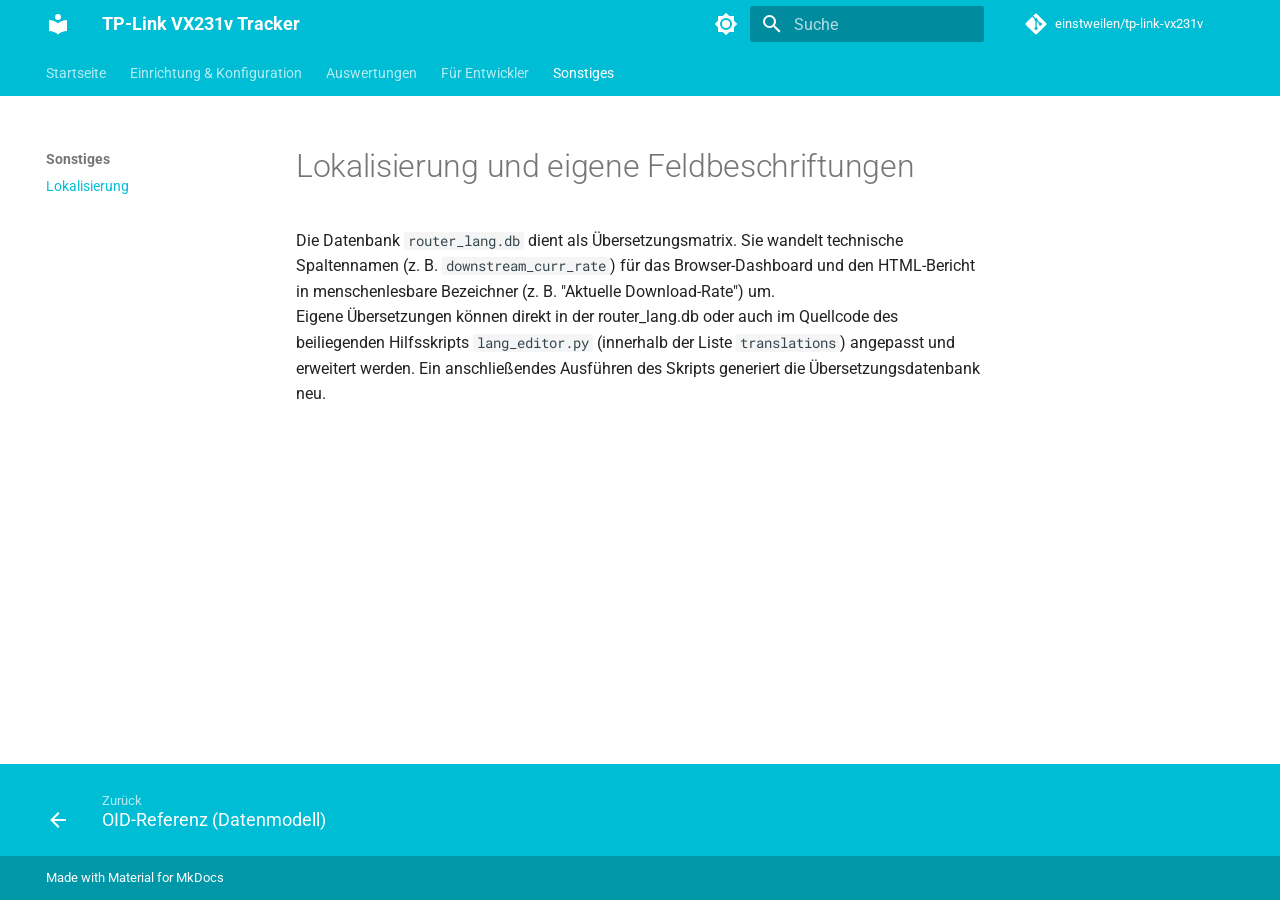
<file: lokalisierung/index.html>
<!doctype html>
<html lang="de" class="no-js">
  <head>
    
      <meta charset="utf-8">
      <meta name="viewport" content="width=device-width,initial-scale=1">
      
      
      
      
        <link rel="prev" href="../oid-referenz/">
      
      
      
        
      
      
      <link rel="icon" href="../assets/images/favicon.png">
      <meta name="generator" content="mkdocs-1.6.1, mkdocs-material-9.7.7">
    
    
      
        <title>Lokalisierung - TP-Link VX231v Tracker</title>
      
    
    
      <link rel="stylesheet" href="../assets/stylesheets/main.ec1eaa64.min.css">
      
        
        <link rel="stylesheet" href="../assets/stylesheets/palette.ab4e12ef.min.css">
      
      


    
    
      
    
    
      
        
        
        <link rel="preconnect" href="https://fonts.gstatic.com" crossorigin>
        <link rel="stylesheet" href="https://fonts.googleapis.com/css?family=Roboto:300,300i,400,400i,700,700i%7CRoboto+Mono:400,400i,700,700i&display=fallback">
        <style>:root{--md-text-font:"Roboto";--md-code-font:"Roboto Mono"}</style>
      
    
    
      <link rel="stylesheet" href="../stylesheets/extra.css">
    
    <script>__md_scope=new URL("..",location),__md_hash=e=>[...e].reduce(((e,_)=>(e<<5)-e+_.charCodeAt(0)),0),__md_get=(e,_=localStorage,t=__md_scope)=>JSON.parse(_.getItem(t.pathname+"."+e)),__md_set=(e,_,t=localStorage,a=__md_scope)=>{try{t.setItem(a.pathname+"."+e,JSON.stringify(_))}catch(e){}}</script>
    
      

    
    
  </head>
  
  
    
    
      
    
    
    
    
    <body dir="ltr" data-md-color-scheme="default" data-md-color-primary="cyan" data-md-color-accent="cyan">
  
    
    <input class="md-toggle" data-md-toggle="drawer" type="checkbox" id="__drawer" autocomplete="off">
    <input class="md-toggle" data-md-toggle="search" type="checkbox" id="__search" autocomplete="off">
    <label class="md-overlay" for="__drawer"></label>
    <div data-md-component="skip">
      
        
        <a href="#lokalisierung-und-eigene-feldbeschriftungen" class="md-skip">
          Zum Inhalt
        </a>
      
    </div>
    <div data-md-component="announce">
      
    </div>
    
    
      

<header class="md-header" data-md-component="header">
  <nav class="md-header__inner md-grid" aria-label="Kopfzeile">
    <a href=".." title="TP-Link VX231v Tracker" class="md-header__button md-logo" aria-label="TP-Link VX231v Tracker" data-md-component="logo">
      
  
  <svg xmlns="http://www.w3.org/2000/svg" viewBox="0 0 24 24"><path d="M12 8a3 3 0 0 0 3-3 3 3 0 0 0-3-3 3 3 0 0 0-3 3 3 3 0 0 0 3 3m0 3.54C9.64 9.35 6.5 8 3 8v11c3.5 0 6.64 1.35 9 3.54 2.36-2.19 5.5-3.54 9-3.54V8c-3.5 0-6.64 1.35-9 3.54"/></svg>

    </a>
    <label class="md-header__button md-icon" for="__drawer">
      
      <svg xmlns="http://www.w3.org/2000/svg" viewBox="0 0 24 24"><path d="M3 6h18v2H3zm0 5h18v2H3zm0 5h18v2H3z"/></svg>
    </label>
    <div class="md-header__title" data-md-component="header-title">
      <div class="md-header__ellipsis">
        <div class="md-header__topic">
          <span class="md-ellipsis">
            TP-Link VX231v Tracker
          </span>
        </div>
        <div class="md-header__topic" data-md-component="header-topic">
          <span class="md-ellipsis">
            
              Lokalisierung
            
          </span>
        </div>
      </div>
    </div>
    
      
        <form class="md-header__option" data-md-component="palette">
  
    
    
    
    <input class="md-option" data-md-color-media="" data-md-color-scheme="default" data-md-color-primary="cyan" data-md-color-accent="cyan"  aria-label="In den Dark Mode wechseln"  type="radio" name="__palette" id="__palette_0">
    
      <label class="md-header__button md-icon" title="In den Dark Mode wechseln" for="__palette_1" hidden>
        <svg xmlns="http://www.w3.org/2000/svg" viewBox="0 0 24 24"><path d="M12 8a4 4 0 0 0-4 4 4 4 0 0 0 4 4 4 4 0 0 0 4-4 4 4 0 0 0-4-4m0 10a6 6 0 0 1-6-6 6 6 0 0 1 6-6 6 6 0 0 1 6 6 6 6 0 0 1-6 6m8-9.31V4h-4.69L12 .69 8.69 4H4v4.69L.69 12 4 15.31V20h4.69L12 23.31 15.31 20H20v-4.69L23.31 12z"/></svg>
      </label>
    
  
    
    
    
    <input class="md-option" data-md-color-media="" data-md-color-scheme="slate" data-md-color-primary="cyan" data-md-color-accent="cyan"  aria-label="In den Light Mode wechseln"  type="radio" name="__palette" id="__palette_1">
    
      <label class="md-header__button md-icon" title="In den Light Mode wechseln" for="__palette_0" hidden>
        <svg xmlns="http://www.w3.org/2000/svg" viewBox="0 0 24 24"><path d="M12 18c-.89 0-1.74-.2-2.5-.55C11.56 16.5 13 14.42 13 12s-1.44-4.5-3.5-5.45C10.26 6.2 11.11 6 12 6a6 6 0 0 1 6 6 6 6 0 0 1-6 6m8-9.31V4h-4.69L12 .69 8.69 4H4v4.69L.69 12 4 15.31V20h4.69L12 23.31 15.31 20H20v-4.69L23.31 12z"/></svg>
      </label>
    
  
</form>
      
    
    
      <script>var palette=__md_get("__palette");if(palette&&palette.color){if("(prefers-color-scheme)"===palette.color.media){var media=matchMedia("(prefers-color-scheme: light)"),input=document.querySelector(media.matches?"[data-md-color-media='(prefers-color-scheme: light)']":"[data-md-color-media='(prefers-color-scheme: dark)']");palette.color.media=input.getAttribute("data-md-color-media"),palette.color.scheme=input.getAttribute("data-md-color-scheme"),palette.color.primary=input.getAttribute("data-md-color-primary"),palette.color.accent=input.getAttribute("data-md-color-accent")}for(var[key,value]of Object.entries(palette.color))document.body.setAttribute("data-md-color-"+key,value)}</script>
    
    
    
      
      
        <label class="md-header__button md-icon" for="__search">
          
          <svg xmlns="http://www.w3.org/2000/svg" viewBox="0 0 24 24"><path d="M9.5 3A6.5 6.5 0 0 1 16 9.5c0 1.61-.59 3.09-1.56 4.23l.27.27h.79l5 5-1.5 1.5-5-5v-.79l-.27-.27A6.52 6.52 0 0 1 9.5 16 6.5 6.5 0 0 1 3 9.5 6.5 6.5 0 0 1 9.5 3m0 2C7 5 5 7 5 9.5S7 14 9.5 14 14 12 14 9.5 12 5 9.5 5"/></svg>
        </label>
        <div class="md-search" data-md-component="search" role="dialog">
  <label class="md-search__overlay" for="__search"></label>
  <div class="md-search__inner" role="search">
    <form class="md-search__form" name="search">
      <input type="text" class="md-search__input" name="query" aria-label="Suche" placeholder="Suche" autocapitalize="off" autocorrect="off" autocomplete="off" spellcheck="false" data-md-component="search-query" required>
      <label class="md-search__icon md-icon" for="__search">
        
        <svg xmlns="http://www.w3.org/2000/svg" viewBox="0 0 24 24"><path d="M9.5 3A6.5 6.5 0 0 1 16 9.5c0 1.61-.59 3.09-1.56 4.23l.27.27h.79l5 5-1.5 1.5-5-5v-.79l-.27-.27A6.52 6.52 0 0 1 9.5 16 6.5 6.5 0 0 1 3 9.5 6.5 6.5 0 0 1 9.5 3m0 2C7 5 5 7 5 9.5S7 14 9.5 14 14 12 14 9.5 12 5 9.5 5"/></svg>
        
        <svg xmlns="http://www.w3.org/2000/svg" viewBox="0 0 24 24"><path d="M20 11v2H8l5.5 5.5-1.42 1.42L4.16 12l7.92-7.92L13.5 5.5 8 11z"/></svg>
      </label>
      <nav class="md-search__options" aria-label="Suche">
        
        <button type="reset" class="md-search__icon md-icon" title="Zurücksetzen" aria-label="Zurücksetzen" tabindex="-1">
          
          <svg xmlns="http://www.w3.org/2000/svg" viewBox="0 0 24 24"><path d="M19 6.41 17.59 5 12 10.59 6.41 5 5 6.41 10.59 12 5 17.59 6.41 19 12 13.41 17.59 19 19 17.59 13.41 12z"/></svg>
        </button>
      </nav>
      
        <div class="md-search__suggest" data-md-component="search-suggest"></div>
      
    </form>
    <div class="md-search__output">
      <div class="md-search__scrollwrap" tabindex="0" data-md-scrollfix>
        <div class="md-search-result" data-md-component="search-result">
          <div class="md-search-result__meta">
            Suche wird initialisiert
          </div>
          <ol class="md-search-result__list" role="presentation"></ol>
        </div>
      </div>
    </div>
  </div>
</div>
      
    
    
      <div class="md-header__source">
        <a href="https://github.com/einstweilen/tp-link-vx231v" title="Zum Repository" class="md-source" data-md-component="source">
  <div class="md-source__icon md-icon">
    
    <svg xmlns="http://www.w3.org/2000/svg" viewBox="0 0 448 512"><!--! Font Awesome Free 7.1.0 by @fontawesome - https://fontawesome.com License - https://fontawesome.com/license/free (Icons: CC BY 4.0, Fonts: SIL OFL 1.1, Code: MIT License) Copyright 2025 Fonticons, Inc.--><path d="M439.6 236.1 244 40.5c-5.4-5.5-12.8-8.5-20.4-8.5s-15 3-20.4 8.4L162.5 81l51.5 51.5c27.1-9.1 52.7 16.8 43.4 43.7l49.7 49.7c34.2-11.8 61.2 31 35.5 56.7-26.5 26.5-70.2-2.9-56-37.3L240.3 199v121.9c25.3 12.5 22.3 41.8 9.1 55-6.4 6.4-15.2 10.1-24.3 10.1s-17.8-3.6-24.3-10.1c-17.6-17.6-11.1-46.9 11.2-56v-123c-20.8-8.5-24.6-30.7-18.6-45L142.6 101 8.5 235.1C3 240.6 0 247.9 0 255.5s3 15 8.5 20.4l195.6 195.7c5.4 5.4 12.7 8.4 20.4 8.4s15-3 20.4-8.4l194.7-194.7c5.4-5.4 8.4-12.8 8.4-20.4s-3-15-8.4-20.4"/></svg>
  </div>
  <div class="md-source__repository">
    einstweilen/tp-link-vx231v
  </div>
</a>
      </div>
    
  </nav>
  
</header>
    
    <div class="md-container" data-md-component="container">
      
      
        
          
            
<nav class="md-tabs" aria-label="Hauptnavigation" data-md-component="tabs">
  <div class="md-grid">
    <ul class="md-tabs__list">
      
        
  
  
  
  
    <li class="md-tabs__item">
      <a href=".." class="md-tabs__link">
        
  
  
    
  
  Startseite

      </a>
    </li>
  

      
        
  
  
  
  
    
    
      <li class="md-tabs__item">
        <a href="../setup/" class="md-tabs__link">
          
  
  
  Einrichtung & Konfiguration

        </a>
      </li>
    
  

      
        
  
  
  
  
    
    
      <li class="md-tabs__item">
        <a href="../report/" class="md-tabs__link">
          
  
  
  Auswertungen

        </a>
      </li>
    
  

      
        
  
  
  
  
    
    
      <li class="md-tabs__item">
        <a href="../oid-referenz/" class="md-tabs__link">
          
  
  
  Für Entwickler

        </a>
      </li>
    
  

      
        
  
  
  
    
  
  
    
    
      <li class="md-tabs__item md-tabs__item--active">
        <a href="./" class="md-tabs__link">
          
  
  
  Sonstiges

        </a>
      </li>
    
  

      
    </ul>
  </div>
</nav>
          
        
      
      <main class="md-main" data-md-component="main">
        <div class="md-main__inner md-grid">
          
            
              
              <div class="md-sidebar md-sidebar--primary" data-md-component="sidebar" data-md-type="navigation" >
                <div class="md-sidebar__scrollwrap">
                  <div class="md-sidebar__inner">
                    


  


<nav class="md-nav md-nav--primary md-nav--lifted" aria-label="Navigation" data-md-level="0">
  <label class="md-nav__title" for="__drawer">
    <a href=".." title="TP-Link VX231v Tracker" class="md-nav__button md-logo" aria-label="TP-Link VX231v Tracker" data-md-component="logo">
      
  
  <svg xmlns="http://www.w3.org/2000/svg" viewBox="0 0 24 24"><path d="M12 8a3 3 0 0 0 3-3 3 3 0 0 0-3-3 3 3 0 0 0-3 3 3 3 0 0 0 3 3m0 3.54C9.64 9.35 6.5 8 3 8v11c3.5 0 6.64 1.35 9 3.54 2.36-2.19 5.5-3.54 9-3.54V8c-3.5 0-6.64 1.35-9 3.54"/></svg>

    </a>
    TP-Link VX231v Tracker
  </label>
  
    <div class="md-nav__source">
      <a href="https://github.com/einstweilen/tp-link-vx231v" title="Zum Repository" class="md-source" data-md-component="source">
  <div class="md-source__icon md-icon">
    
    <svg xmlns="http://www.w3.org/2000/svg" viewBox="0 0 448 512"><!--! Font Awesome Free 7.1.0 by @fontawesome - https://fontawesome.com License - https://fontawesome.com/license/free (Icons: CC BY 4.0, Fonts: SIL OFL 1.1, Code: MIT License) Copyright 2025 Fonticons, Inc.--><path d="M439.6 236.1 244 40.5c-5.4-5.5-12.8-8.5-20.4-8.5s-15 3-20.4 8.4L162.5 81l51.5 51.5c27.1-9.1 52.7 16.8 43.4 43.7l49.7 49.7c34.2-11.8 61.2 31 35.5 56.7-26.5 26.5-70.2-2.9-56-37.3L240.3 199v121.9c25.3 12.5 22.3 41.8 9.1 55-6.4 6.4-15.2 10.1-24.3 10.1s-17.8-3.6-24.3-10.1c-17.6-17.6-11.1-46.9 11.2-56v-123c-20.8-8.5-24.6-30.7-18.6-45L142.6 101 8.5 235.1C3 240.6 0 247.9 0 255.5s3 15 8.5 20.4l195.6 195.7c5.4 5.4 12.7 8.4 20.4 8.4s15-3 20.4-8.4l194.7-194.7c5.4-5.4 8.4-12.8 8.4-20.4s-3-15-8.4-20.4"/></svg>
  </div>
  <div class="md-source__repository">
    einstweilen/tp-link-vx231v
  </div>
</a>
    </div>
  
  <ul class="md-nav__list" data-md-scrollfix>
    
      
      
  
  
  
  
    <li class="md-nav__item">
      <a href=".." class="md-nav__link">
        
  
  
  <span class="md-ellipsis">
    
  
    Startseite
  

    
  </span>
  
  

      </a>
    </li>
  

    
      
      
  
  
  
  
    
    
    
    
      
      
        
      
    
    
    <li class="md-nav__item md-nav__item--nested">
      
        
        
        <input class="md-nav__toggle md-toggle " type="checkbox" id="__nav_2" >
        
          
          <label class="md-nav__link" for="__nav_2" id="__nav_2_label" tabindex="0">
            
  
  
  <span class="md-ellipsis">
    
  
    Einrichtung & Konfiguration
  

    
  </span>
  
  

            <span class="md-nav__icon md-icon"></span>
          </label>
        
        <nav class="md-nav" data-md-level="1" aria-labelledby="__nav_2_label" aria-expanded="false">
          <label class="md-nav__title" for="__nav_2">
            <span class="md-nav__icon md-icon"></span>
            
  
    Einrichtung & Konfiguration
  

          </label>
          <ul class="md-nav__list" data-md-scrollfix>
            
              
                
  
  
  
  
    <li class="md-nav__item">
      <a href="../setup/" class="md-nav__link">
        
  
  
  <span class="md-ellipsis">
    
  
    Setup & Installation
  

    
  </span>
  
  

      </a>
    </li>
  

              
            
              
                
  
  
  
  
    <li class="md-nav__item">
      <a href="../setup/gemini_api_key/" class="md-nav__link">
        
  
  
  <span class="md-ellipsis">
    
  
    Gemini API Key anlegen
  

    
  </span>
  
  

      </a>
    </li>
  

              
            
              
                
  
  
  
  
    <li class="md-nav__item">
      <a href="../konfiguration/" class="md-nav__link">
        
  
  
  <span class="md-ellipsis">
    
  
    Konfiguration & Automatisierung
  

    
  </span>
  
  

      </a>
    </li>
  

              
            
              
                
  
  
  
  
    <li class="md-nav__item">
      <a href="../config-details/" class="md-nav__link">
        
  
  
  <span class="md-ellipsis">
    
  
    Die config.ini im Detail
  

    
  </span>
  
  

      </a>
    </li>
  

              
            
              
                
  
  
  
  
    <li class="md-nav__item">
      <a href="../release-notes/" class="md-nav__link">
        
  
  
  <span class="md-ellipsis">
    
  
    Release Notes
  

    
  </span>
  
  

      </a>
    </li>
  

              
            
          </ul>
        </nav>
      
    </li>
  

    
      
      
  
  
  
  
    
    
    
    
      
      
        
      
    
    
    <li class="md-nav__item md-nav__item--nested">
      
        
        
        <input class="md-nav__toggle md-toggle " type="checkbox" id="__nav_3" >
        
          
          <label class="md-nav__link" for="__nav_3" id="__nav_3_label" tabindex="0">
            
  
  
  <span class="md-ellipsis">
    
  
    Auswertungen
  

    
  </span>
  
  

            <span class="md-nav__icon md-icon"></span>
          </label>
        
        <nav class="md-nav" data-md-level="1" aria-labelledby="__nav_3_label" aria-expanded="false">
          <label class="md-nav__title" for="__nav_3">
            <span class="md-nav__icon md-icon"></span>
            
  
    Auswertungen
  

          </label>
          <ul class="md-nav__list" data-md-scrollfix>
            
              
                
  
  
  
  
    <li class="md-nav__item">
      <a href="../report/" class="md-nav__link">
        
  
  
  <span class="md-ellipsis">
    
  
    Statusreport
  

    
  </span>
  
  

      </a>
    </li>
  

              
            
              
                
  
  
  
  
    <li class="md-nav__item">
      <a href="../dashboard/" class="md-nav__link">
        
  
  
  <span class="md-ellipsis">
    
  
    Browser-Dashboard
  

    
  </span>
  
  

      </a>
    </li>
  

              
            
          </ul>
        </nav>
      
    </li>
  

    
      
      
  
  
  
  
    
    
    
    
      
      
        
      
    
    
    <li class="md-nav__item md-nav__item--nested">
      
        
        
        <input class="md-nav__toggle md-toggle " type="checkbox" id="__nav_4" >
        
          
          <label class="md-nav__link" for="__nav_4" id="__nav_4_label" tabindex="0">
            
  
  
  <span class="md-ellipsis">
    
  
    Für Entwickler
  

    
  </span>
  
  

            <span class="md-nav__icon md-icon"></span>
          </label>
        
        <nav class="md-nav" data-md-level="1" aria-labelledby="__nav_4_label" aria-expanded="false">
          <label class="md-nav__title" for="__nav_4">
            <span class="md-nav__icon md-icon"></span>
            
  
    Für Entwickler
  

          </label>
          <ul class="md-nav__list" data-md-scrollfix>
            
              
                
  
  
  
  
    <li class="md-nav__item">
      <a href="../oid-referenz/" class="md-nav__link">
        
  
  
  <span class="md-ellipsis">
    
  
    OID-Referenz (Datenmodell)
  

    
  </span>
  
  

      </a>
    </li>
  

              
            
          </ul>
        </nav>
      
    </li>
  

    
      
      
  
  
    
  
  
  
    
    
    
    
      
        
        
      
      
        
      
    
    
    <li class="md-nav__item md-nav__item--active md-nav__item--section md-nav__item--nested">
      
        
        
        <input class="md-nav__toggle md-toggle " type="checkbox" id="__nav_5" checked>
        
          
          <label class="md-nav__link" for="__nav_5" id="__nav_5_label" tabindex="">
            
  
  
  <span class="md-ellipsis">
    
  
    Sonstiges
  

    
  </span>
  
  

            <span class="md-nav__icon md-icon"></span>
          </label>
        
        <nav class="md-nav" data-md-level="1" aria-labelledby="__nav_5_label" aria-expanded="true">
          <label class="md-nav__title" for="__nav_5">
            <span class="md-nav__icon md-icon"></span>
            
  
    Sonstiges
  

          </label>
          <ul class="md-nav__list" data-md-scrollfix>
            
              
                
  
  
    
  
  
  
    <li class="md-nav__item md-nav__item--active">
      
      <input class="md-nav__toggle md-toggle" type="checkbox" id="__toc">
      
      
        
      
      
      <a href="./" class="md-nav__link md-nav__link--active">
        
  
  
  <span class="md-ellipsis">
    
  
    Lokalisierung
  

    
  </span>
  
  

      </a>
      
    </li>
  

              
            
          </ul>
        </nav>
      
    </li>
  

    
  </ul>
</nav>
                  </div>
                </div>
              </div>
            
            
              
              <div class="md-sidebar md-sidebar--secondary" data-md-component="sidebar" data-md-type="toc" >
                <div class="md-sidebar__scrollwrap">
                  <div class="md-sidebar__inner">
                    

<nav class="md-nav md-nav--secondary" aria-label="Inhaltsverzeichnis">
  
  
  
    
  
  
</nav>
                  </div>
                </div>
              </div>
            
          
          
            <div class="md-content" data-md-component="content">
              
              <article class="md-content__inner md-typeset">
                
                  


  
  


<h1 id="lokalisierung-und-eigene-feldbeschriftungen">Lokalisierung und eigene Feldbeschriftungen</h1>
<p>Die Datenbank <code>router_lang.db</code> dient als Übersetzungsmatrix. Sie wandelt technische Spaltennamen (z. B. <code>downstream_curr_rate</code>) für das Browser-Dashboard und den HTML-Bericht in menschenlesbare Bezeichner (z. B. "Aktuelle Download-Rate") um.<br>
Eigene Übersetzungen können direkt in der router_lang.db oder auch  im Quellcode des beiliegenden Hilfsskripts <code>lang_editor.py</code> (innerhalb der Liste <code>translations</code>) angepasst und erweitert werden. Ein anschließendes Ausführen des Skripts generiert die Übersetzungsdatenbank neu.</p>












                
              </article>
            </div>
          
          
<script>var target=document.getElementById(location.hash.slice(1));target&&target.name&&(target.checked=target.name.startsWith("__tabbed_"))</script>
        </div>
        
          <button type="button" class="md-top md-icon" data-md-component="top" hidden>
  
  <svg xmlns="http://www.w3.org/2000/svg" viewBox="0 0 24 24"><path d="M13 20h-2V8l-5.5 5.5-1.42-1.42L12 4.16l7.92 7.92-1.42 1.42L13 8z"/></svg>
  Zurück zum Seitenanfang
</button>
        
      </main>
      
        <footer class="md-footer">
  
    
      
      <nav class="md-footer__inner md-grid" aria-label="Fußzeile" >
        
          
          <a href="../oid-referenz/" class="md-footer__link md-footer__link--prev" aria-label="Zurück: OID-Referenz (Datenmodell)">
            <div class="md-footer__button md-icon">
              
              <svg xmlns="http://www.w3.org/2000/svg" viewBox="0 0 24 24"><path d="M20 11v2H8l5.5 5.5-1.42 1.42L4.16 12l7.92-7.92L13.5 5.5 8 11z"/></svg>
            </div>
            <div class="md-footer__title">
              <span class="md-footer__direction">
                Zurück
              </span>
              <div class="md-ellipsis">
                OID-Referenz (Datenmodell)
              </div>
            </div>
          </a>
        
        
      </nav>
    
  
  <div class="md-footer-meta md-typeset">
    <div class="md-footer-meta__inner md-grid">
      <div class="md-copyright">
  
  
    Made with
    <a href="https://squidfunk.github.io/mkdocs-material/" target="_blank" rel="noopener">
      Material for MkDocs
    </a>
  
</div>
      
    </div>
  </div>
</footer>
      
    </div>
    <div class="md-dialog" data-md-component="dialog">
      <div class="md-dialog__inner md-typeset"></div>
    </div>
    
    
    
      
      
      <script id="__config" type="application/json">{"annotate": null, "base": "..", "features": ["navigation.tabs", "navigation.sections", "navigation.top", "navigation.footer", "search.suggest", "search.highlight", "content.code.copy"], "search": "../assets/javascripts/workers/search.2c215733.min.js", "tags": null, "translations": {"clipboard.copied": "In Zwischenablage kopiert", "clipboard.copy": "In Zwischenablage kopieren", "search.result.more.one": "1 weiteres Suchergebnis auf dieser Seite", "search.result.more.other": "# weitere Suchergebnisse auf dieser Seite", "search.result.none": "Keine Suchergebnisse", "search.result.one": "1 Suchergebnis", "search.result.other": "# Suchergebnisse", "search.result.placeholder": "Suchbegriff eingeben", "search.result.term.missing": "Es fehlt", "select.version": "Version ausw\u00e4hlen"}, "version": null}</script>
    
    
      <script src="../assets/javascripts/bundle.d7400e89.min.js"></script>
      
    
  </body>
</html>
</file>
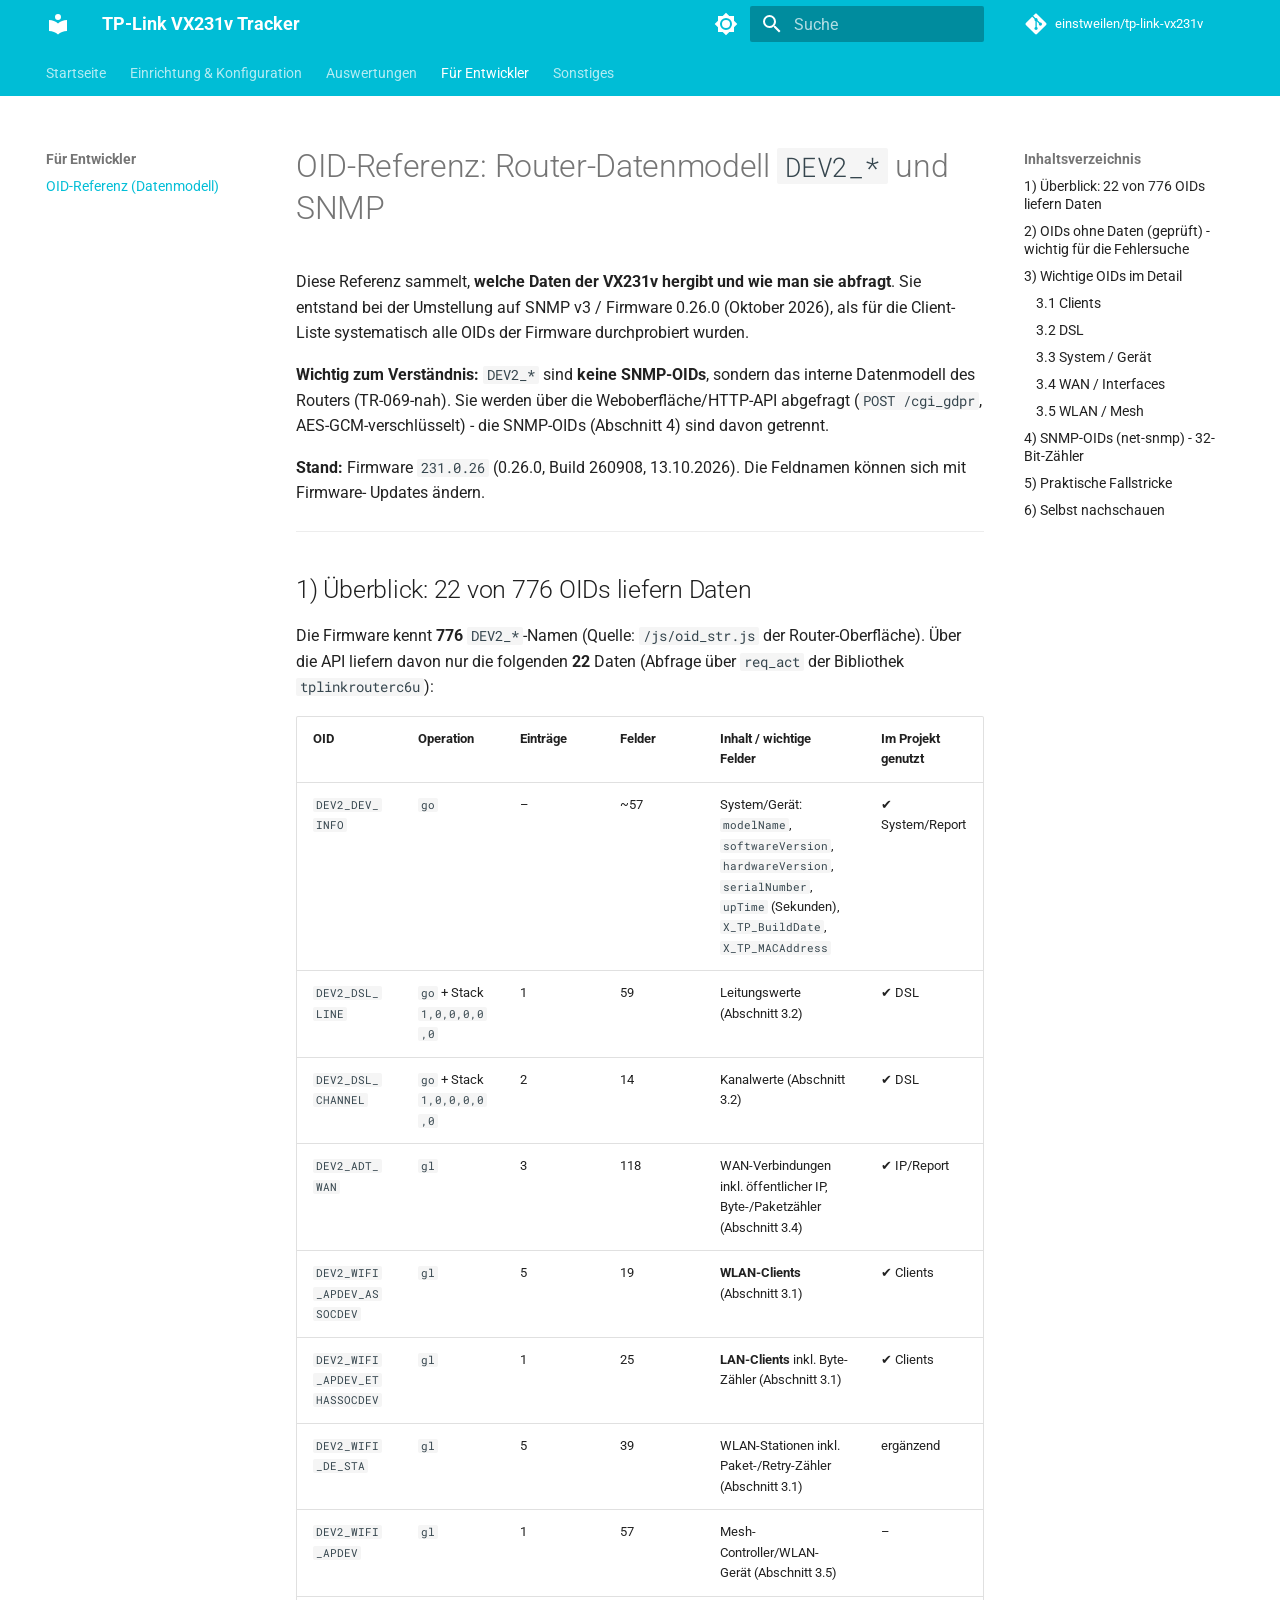
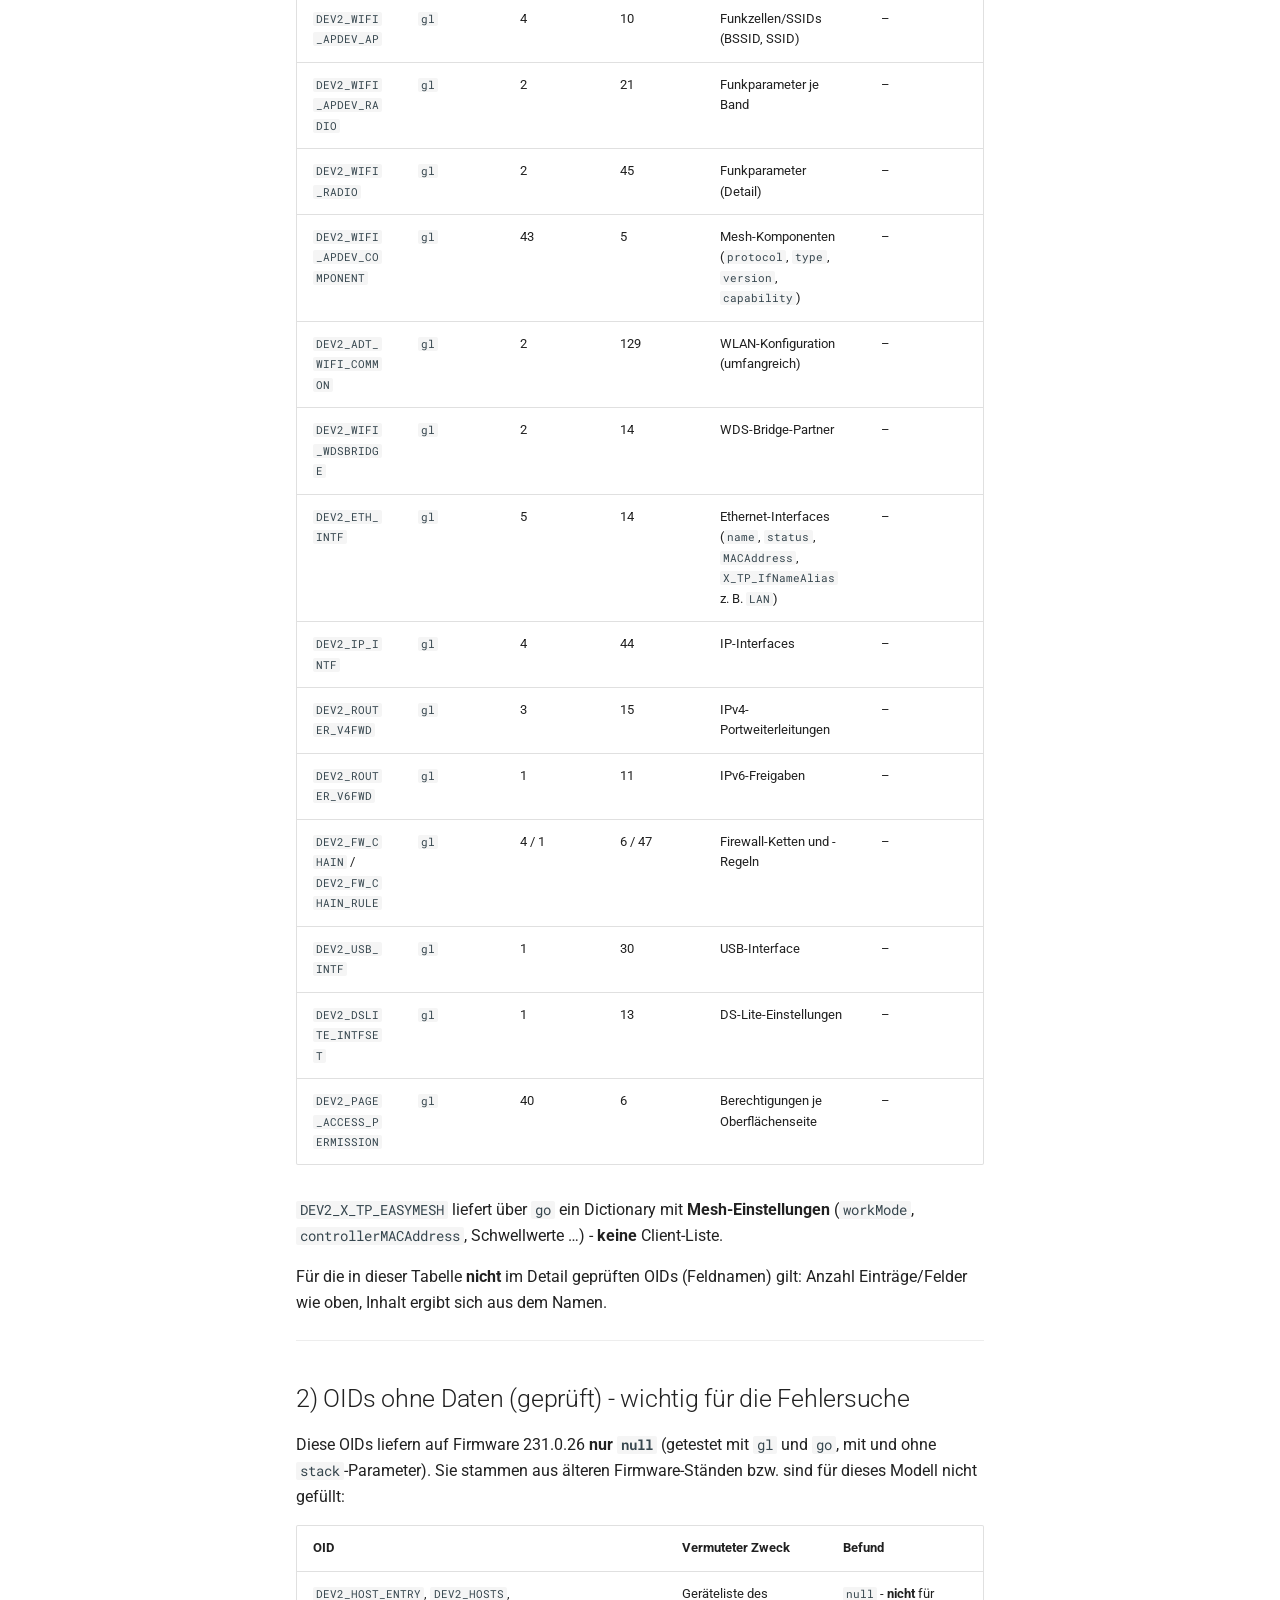
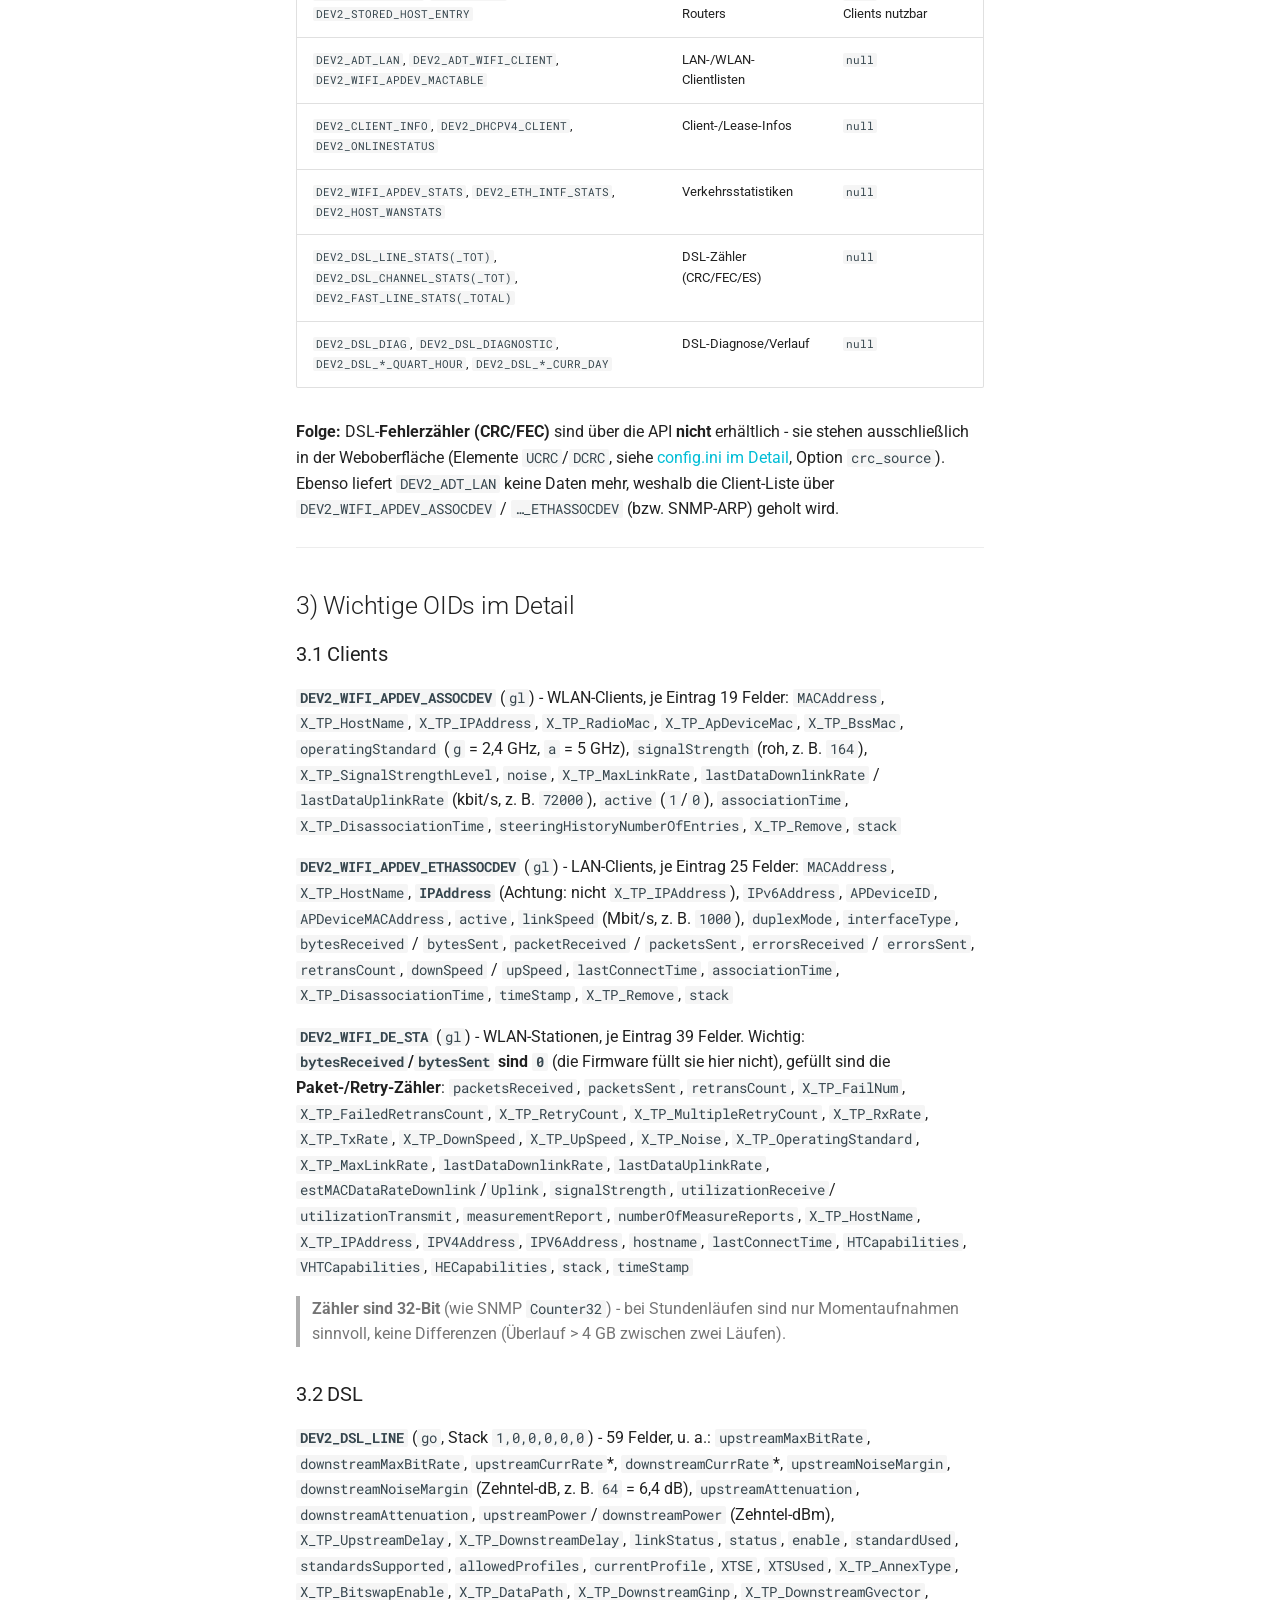
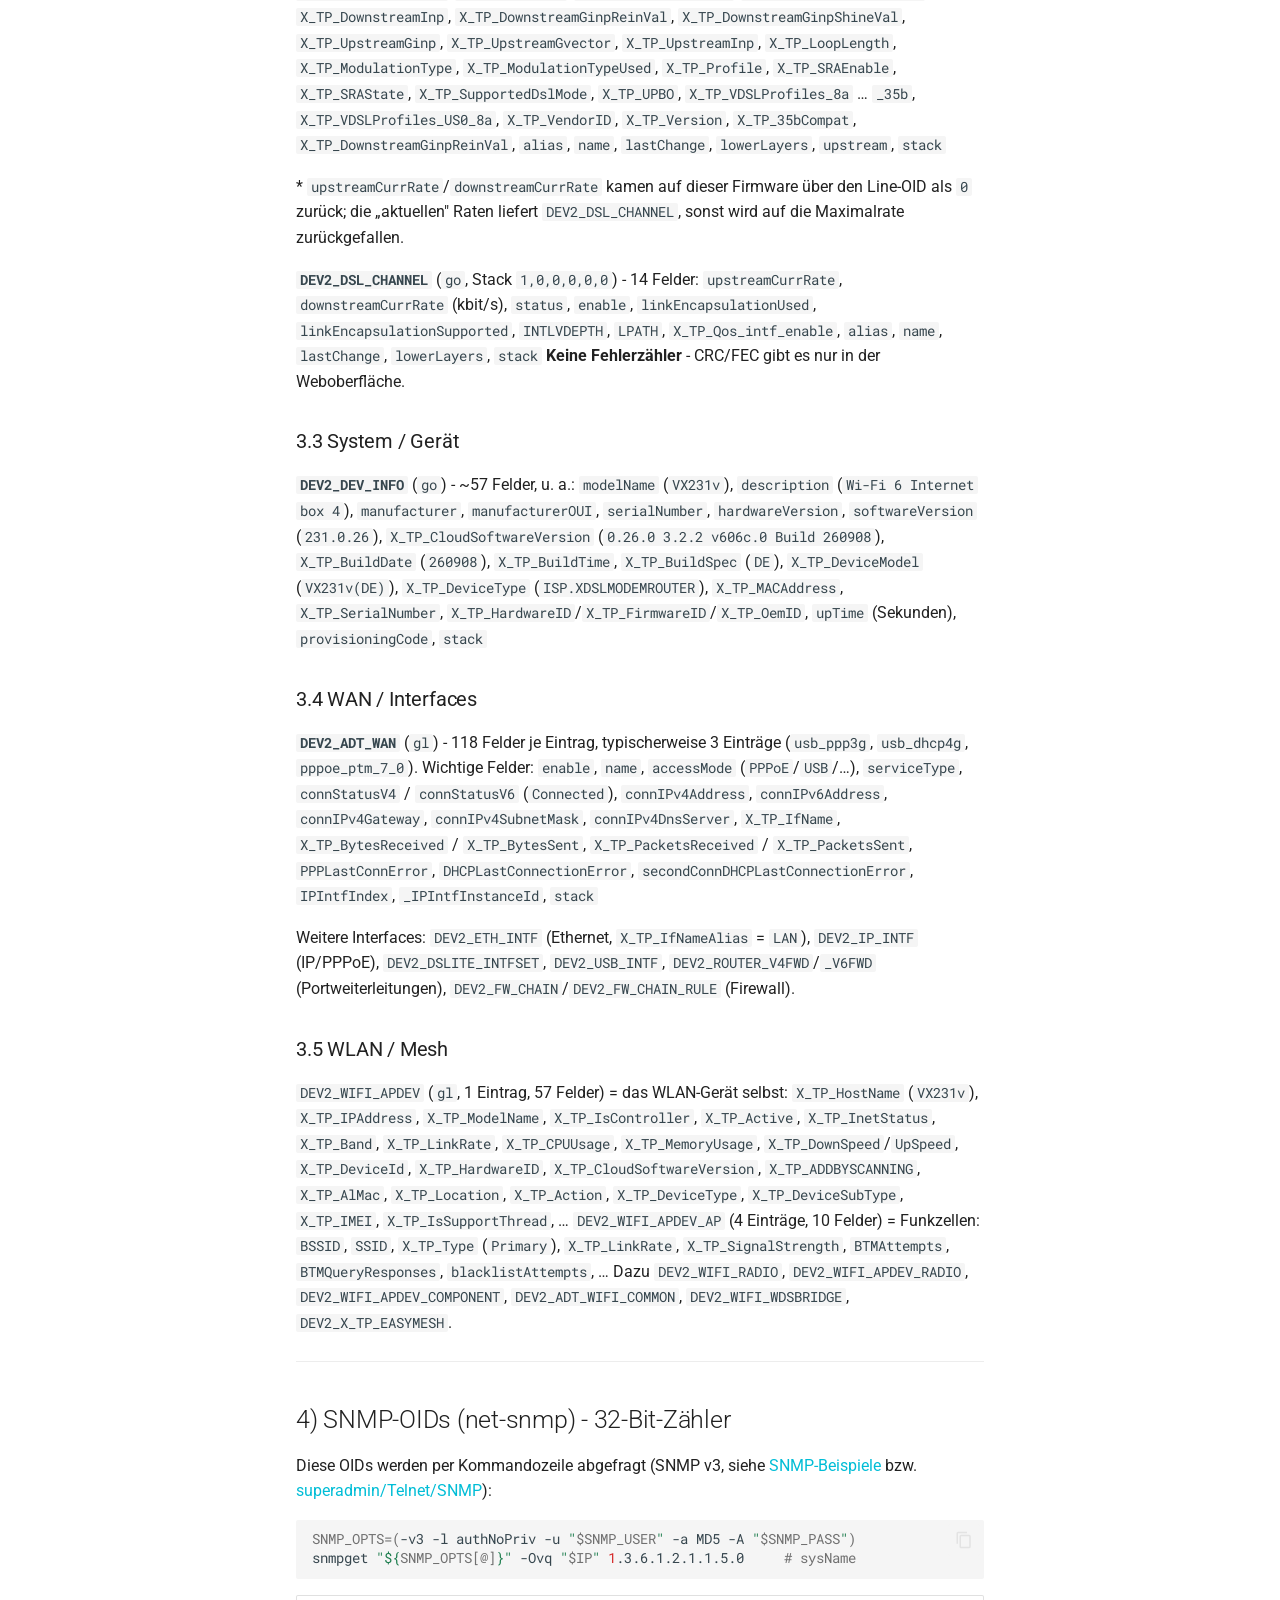
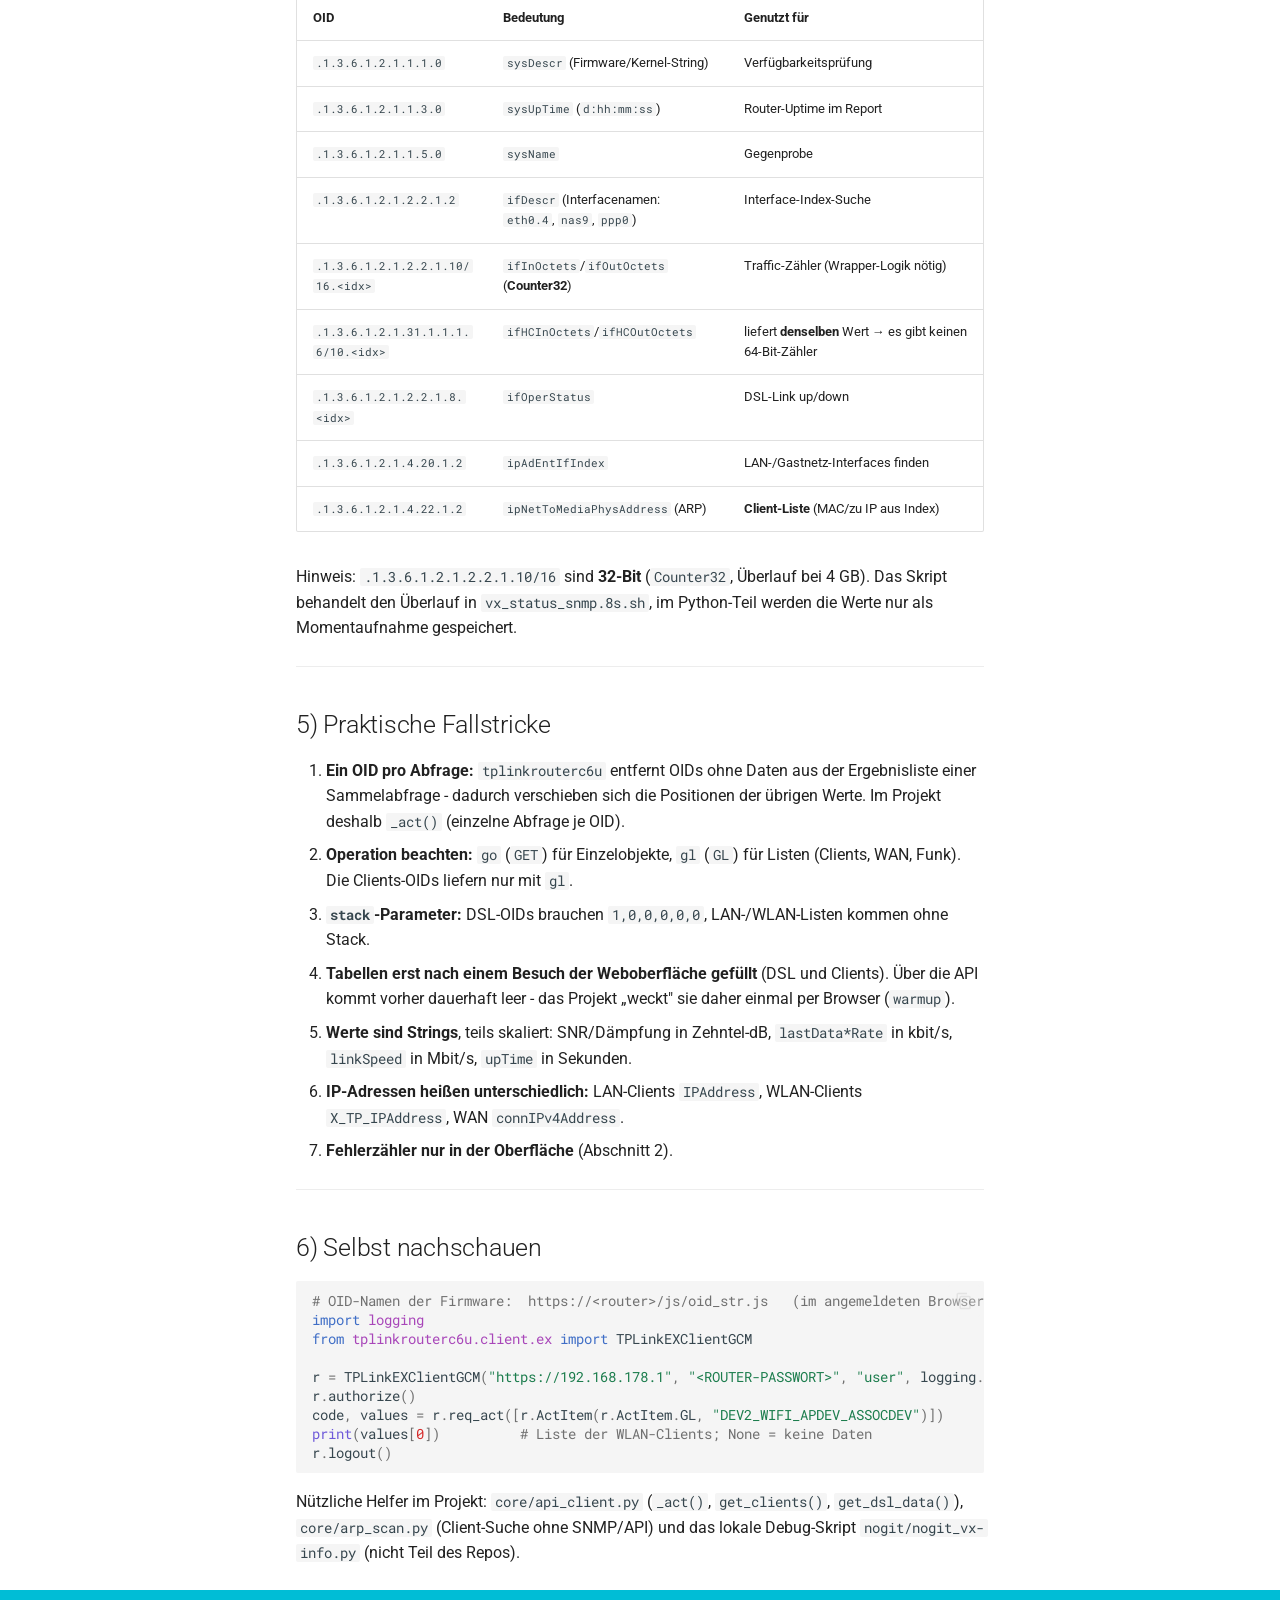
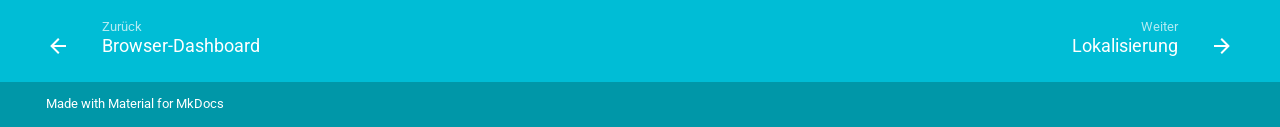
<file: oid-referenz/index.html>
<!doctype html>
<html lang="de" class="no-js">
  <head>
    
      <meta charset="utf-8">
      <meta name="viewport" content="width=device-width,initial-scale=1">
      
      
      
      
        <link rel="prev" href="../dashboard/">
      
      
        <link rel="next" href="../lokalisierung/">
      
      
        
      
      
      <link rel="icon" href="../assets/images/favicon.png">
      <meta name="generator" content="mkdocs-1.6.1, mkdocs-material-9.7.7">
    
    
      
        <title>OID-Referenz (Datenmodell) - TP-Link VX231v Tracker</title>
      
    
    
      <link rel="stylesheet" href="../assets/stylesheets/main.ec1eaa64.min.css">
      
        
        <link rel="stylesheet" href="../assets/stylesheets/palette.ab4e12ef.min.css">
      
      


    
    
      
    
    
      
        
        
        <link rel="preconnect" href="https://fonts.gstatic.com" crossorigin>
        <link rel="stylesheet" href="https://fonts.googleapis.com/css?family=Roboto:300,300i,400,400i,700,700i%7CRoboto+Mono:400,400i,700,700i&display=fallback">
        <style>:root{--md-text-font:"Roboto";--md-code-font:"Roboto Mono"}</style>
      
    
    
      <link rel="stylesheet" href="../stylesheets/extra.css">
    
    <script>__md_scope=new URL("..",location),__md_hash=e=>[...e].reduce(((e,_)=>(e<<5)-e+_.charCodeAt(0)),0),__md_get=(e,_=localStorage,t=__md_scope)=>JSON.parse(_.getItem(t.pathname+"."+e)),__md_set=(e,_,t=localStorage,a=__md_scope)=>{try{t.setItem(a.pathname+"."+e,JSON.stringify(_))}catch(e){}}</script>
    
      

    
    
  </head>
  
  
    
    
      
    
    
    
    
    <body dir="ltr" data-md-color-scheme="default" data-md-color-primary="cyan" data-md-color-accent="cyan">
  
    
    <input class="md-toggle" data-md-toggle="drawer" type="checkbox" id="__drawer" autocomplete="off">
    <input class="md-toggle" data-md-toggle="search" type="checkbox" id="__search" autocomplete="off">
    <label class="md-overlay" for="__drawer"></label>
    <div data-md-component="skip">
      
        
        <a href="#oid-referenz-router-datenmodell-dev2_-und-snmp" class="md-skip">
          Zum Inhalt
        </a>
      
    </div>
    <div data-md-component="announce">
      
    </div>
    
    
      

<header class="md-header" data-md-component="header">
  <nav class="md-header__inner md-grid" aria-label="Kopfzeile">
    <a href=".." title="TP-Link VX231v Tracker" class="md-header__button md-logo" aria-label="TP-Link VX231v Tracker" data-md-component="logo">
      
  
  <svg xmlns="http://www.w3.org/2000/svg" viewBox="0 0 24 24"><path d="M12 8a3 3 0 0 0 3-3 3 3 0 0 0-3-3 3 3 0 0 0-3 3 3 3 0 0 0 3 3m0 3.54C9.64 9.35 6.5 8 3 8v11c3.5 0 6.64 1.35 9 3.54 2.36-2.19 5.5-3.54 9-3.54V8c-3.5 0-6.64 1.35-9 3.54"/></svg>

    </a>
    <label class="md-header__button md-icon" for="__drawer">
      
      <svg xmlns="http://www.w3.org/2000/svg" viewBox="0 0 24 24"><path d="M3 6h18v2H3zm0 5h18v2H3zm0 5h18v2H3z"/></svg>
    </label>
    <div class="md-header__title" data-md-component="header-title">
      <div class="md-header__ellipsis">
        <div class="md-header__topic">
          <span class="md-ellipsis">
            TP-Link VX231v Tracker
          </span>
        </div>
        <div class="md-header__topic" data-md-component="header-topic">
          <span class="md-ellipsis">
            
              OID-Referenz (Datenmodell)
            
          </span>
        </div>
      </div>
    </div>
    
      
        <form class="md-header__option" data-md-component="palette">
  
    
    
    
    <input class="md-option" data-md-color-media="" data-md-color-scheme="default" data-md-color-primary="cyan" data-md-color-accent="cyan"  aria-label="In den Dark Mode wechseln"  type="radio" name="__palette" id="__palette_0">
    
      <label class="md-header__button md-icon" title="In den Dark Mode wechseln" for="__palette_1" hidden>
        <svg xmlns="http://www.w3.org/2000/svg" viewBox="0 0 24 24"><path d="M12 8a4 4 0 0 0-4 4 4 4 0 0 0 4 4 4 4 0 0 0 4-4 4 4 0 0 0-4-4m0 10a6 6 0 0 1-6-6 6 6 0 0 1 6-6 6 6 0 0 1 6 6 6 6 0 0 1-6 6m8-9.31V4h-4.69L12 .69 8.69 4H4v4.69L.69 12 4 15.31V20h4.69L12 23.31 15.31 20H20v-4.69L23.31 12z"/></svg>
      </label>
    
  
    
    
    
    <input class="md-option" data-md-color-media="" data-md-color-scheme="slate" data-md-color-primary="cyan" data-md-color-accent="cyan"  aria-label="In den Light Mode wechseln"  type="radio" name="__palette" id="__palette_1">
    
      <label class="md-header__button md-icon" title="In den Light Mode wechseln" for="__palette_0" hidden>
        <svg xmlns="http://www.w3.org/2000/svg" viewBox="0 0 24 24"><path d="M12 18c-.89 0-1.74-.2-2.5-.55C11.56 16.5 13 14.42 13 12s-1.44-4.5-3.5-5.45C10.26 6.2 11.11 6 12 6a6 6 0 0 1 6 6 6 6 0 0 1-6 6m8-9.31V4h-4.69L12 .69 8.69 4H4v4.69L.69 12 4 15.31V20h4.69L12 23.31 15.31 20H20v-4.69L23.31 12z"/></svg>
      </label>
    
  
</form>
      
    
    
      <script>var palette=__md_get("__palette");if(palette&&palette.color){if("(prefers-color-scheme)"===palette.color.media){var media=matchMedia("(prefers-color-scheme: light)"),input=document.querySelector(media.matches?"[data-md-color-media='(prefers-color-scheme: light)']":"[data-md-color-media='(prefers-color-scheme: dark)']");palette.color.media=input.getAttribute("data-md-color-media"),palette.color.scheme=input.getAttribute("data-md-color-scheme"),palette.color.primary=input.getAttribute("data-md-color-primary"),palette.color.accent=input.getAttribute("data-md-color-accent")}for(var[key,value]of Object.entries(palette.color))document.body.setAttribute("data-md-color-"+key,value)}</script>
    
    
    
      
      
        <label class="md-header__button md-icon" for="__search">
          
          <svg xmlns="http://www.w3.org/2000/svg" viewBox="0 0 24 24"><path d="M9.5 3A6.5 6.5 0 0 1 16 9.5c0 1.61-.59 3.09-1.56 4.23l.27.27h.79l5 5-1.5 1.5-5-5v-.79l-.27-.27A6.52 6.52 0 0 1 9.5 16 6.5 6.5 0 0 1 3 9.5 6.5 6.5 0 0 1 9.5 3m0 2C7 5 5 7 5 9.5S7 14 9.5 14 14 12 14 9.5 12 5 9.5 5"/></svg>
        </label>
        <div class="md-search" data-md-component="search" role="dialog">
  <label class="md-search__overlay" for="__search"></label>
  <div class="md-search__inner" role="search">
    <form class="md-search__form" name="search">
      <input type="text" class="md-search__input" name="query" aria-label="Suche" placeholder="Suche" autocapitalize="off" autocorrect="off" autocomplete="off" spellcheck="false" data-md-component="search-query" required>
      <label class="md-search__icon md-icon" for="__search">
        
        <svg xmlns="http://www.w3.org/2000/svg" viewBox="0 0 24 24"><path d="M9.5 3A6.5 6.5 0 0 1 16 9.5c0 1.61-.59 3.09-1.56 4.23l.27.27h.79l5 5-1.5 1.5-5-5v-.79l-.27-.27A6.52 6.52 0 0 1 9.5 16 6.5 6.5 0 0 1 3 9.5 6.5 6.5 0 0 1 9.5 3m0 2C7 5 5 7 5 9.5S7 14 9.5 14 14 12 14 9.5 12 5 9.5 5"/></svg>
        
        <svg xmlns="http://www.w3.org/2000/svg" viewBox="0 0 24 24"><path d="M20 11v2H8l5.5 5.5-1.42 1.42L4.16 12l7.92-7.92L13.5 5.5 8 11z"/></svg>
      </label>
      <nav class="md-search__options" aria-label="Suche">
        
        <button type="reset" class="md-search__icon md-icon" title="Zurücksetzen" aria-label="Zurücksetzen" tabindex="-1">
          
          <svg xmlns="http://www.w3.org/2000/svg" viewBox="0 0 24 24"><path d="M19 6.41 17.59 5 12 10.59 6.41 5 5 6.41 10.59 12 5 17.59 6.41 19 12 13.41 17.59 19 19 17.59 13.41 12z"/></svg>
        </button>
      </nav>
      
        <div class="md-search__suggest" data-md-component="search-suggest"></div>
      
    </form>
    <div class="md-search__output">
      <div class="md-search__scrollwrap" tabindex="0" data-md-scrollfix>
        <div class="md-search-result" data-md-component="search-result">
          <div class="md-search-result__meta">
            Suche wird initialisiert
          </div>
          <ol class="md-search-result__list" role="presentation"></ol>
        </div>
      </div>
    </div>
  </div>
</div>
      
    
    
      <div class="md-header__source">
        <a href="https://github.com/einstweilen/tp-link-vx231v" title="Zum Repository" class="md-source" data-md-component="source">
  <div class="md-source__icon md-icon">
    
    <svg xmlns="http://www.w3.org/2000/svg" viewBox="0 0 448 512"><!--! Font Awesome Free 7.1.0 by @fontawesome - https://fontawesome.com License - https://fontawesome.com/license/free (Icons: CC BY 4.0, Fonts: SIL OFL 1.1, Code: MIT License) Copyright 2025 Fonticons, Inc.--><path d="M439.6 236.1 244 40.5c-5.4-5.5-12.8-8.5-20.4-8.5s-15 3-20.4 8.4L162.5 81l51.5 51.5c27.1-9.1 52.7 16.8 43.4 43.7l49.7 49.7c34.2-11.8 61.2 31 35.5 56.7-26.5 26.5-70.2-2.9-56-37.3L240.3 199v121.9c25.3 12.5 22.3 41.8 9.1 55-6.4 6.4-15.2 10.1-24.3 10.1s-17.8-3.6-24.3-10.1c-17.6-17.6-11.1-46.9 11.2-56v-123c-20.8-8.5-24.6-30.7-18.6-45L142.6 101 8.5 235.1C3 240.6 0 247.9 0 255.5s3 15 8.5 20.4l195.6 195.7c5.4 5.4 12.7 8.4 20.4 8.4s15-3 20.4-8.4l194.7-194.7c5.4-5.4 8.4-12.8 8.4-20.4s-3-15-8.4-20.4"/></svg>
  </div>
  <div class="md-source__repository">
    einstweilen/tp-link-vx231v
  </div>
</a>
      </div>
    
  </nav>
  
</header>
    
    <div class="md-container" data-md-component="container">
      
      
        
          
            
<nav class="md-tabs" aria-label="Hauptnavigation" data-md-component="tabs">
  <div class="md-grid">
    <ul class="md-tabs__list">
      
        
  
  
  
  
    <li class="md-tabs__item">
      <a href=".." class="md-tabs__link">
        
  
  
    
  
  Startseite

      </a>
    </li>
  

      
        
  
  
  
  
    
    
      <li class="md-tabs__item">
        <a href="../setup/" class="md-tabs__link">
          
  
  
  Einrichtung & Konfiguration

        </a>
      </li>
    
  

      
        
  
  
  
  
    
    
      <li class="md-tabs__item">
        <a href="../report/" class="md-tabs__link">
          
  
  
  Auswertungen

        </a>
      </li>
    
  

      
        
  
  
  
    
  
  
    
    
      <li class="md-tabs__item md-tabs__item--active">
        <a href="./" class="md-tabs__link">
          
  
  
  Für Entwickler

        </a>
      </li>
    
  

      
        
  
  
  
  
    
    
      <li class="md-tabs__item">
        <a href="../lokalisierung/" class="md-tabs__link">
          
  
  
  Sonstiges

        </a>
      </li>
    
  

      
    </ul>
  </div>
</nav>
          
        
      
      <main class="md-main" data-md-component="main">
        <div class="md-main__inner md-grid">
          
            
              
              <div class="md-sidebar md-sidebar--primary" data-md-component="sidebar" data-md-type="navigation" >
                <div class="md-sidebar__scrollwrap">
                  <div class="md-sidebar__inner">
                    


  


<nav class="md-nav md-nav--primary md-nav--lifted" aria-label="Navigation" data-md-level="0">
  <label class="md-nav__title" for="__drawer">
    <a href=".." title="TP-Link VX231v Tracker" class="md-nav__button md-logo" aria-label="TP-Link VX231v Tracker" data-md-component="logo">
      
  
  <svg xmlns="http://www.w3.org/2000/svg" viewBox="0 0 24 24"><path d="M12 8a3 3 0 0 0 3-3 3 3 0 0 0-3-3 3 3 0 0 0-3 3 3 3 0 0 0 3 3m0 3.54C9.64 9.35 6.5 8 3 8v11c3.5 0 6.64 1.35 9 3.54 2.36-2.19 5.5-3.54 9-3.54V8c-3.5 0-6.64 1.35-9 3.54"/></svg>

    </a>
    TP-Link VX231v Tracker
  </label>
  
    <div class="md-nav__source">
      <a href="https://github.com/einstweilen/tp-link-vx231v" title="Zum Repository" class="md-source" data-md-component="source">
  <div class="md-source__icon md-icon">
    
    <svg xmlns="http://www.w3.org/2000/svg" viewBox="0 0 448 512"><!--! Font Awesome Free 7.1.0 by @fontawesome - https://fontawesome.com License - https://fontawesome.com/license/free (Icons: CC BY 4.0, Fonts: SIL OFL 1.1, Code: MIT License) Copyright 2025 Fonticons, Inc.--><path d="M439.6 236.1 244 40.5c-5.4-5.5-12.8-8.5-20.4-8.5s-15 3-20.4 8.4L162.5 81l51.5 51.5c27.1-9.1 52.7 16.8 43.4 43.7l49.7 49.7c34.2-11.8 61.2 31 35.5 56.7-26.5 26.5-70.2-2.9-56-37.3L240.3 199v121.9c25.3 12.5 22.3 41.8 9.1 55-6.4 6.4-15.2 10.1-24.3 10.1s-17.8-3.6-24.3-10.1c-17.6-17.6-11.1-46.9 11.2-56v-123c-20.8-8.5-24.6-30.7-18.6-45L142.6 101 8.5 235.1C3 240.6 0 247.9 0 255.5s3 15 8.5 20.4l195.6 195.7c5.4 5.4 12.7 8.4 20.4 8.4s15-3 20.4-8.4l194.7-194.7c5.4-5.4 8.4-12.8 8.4-20.4s-3-15-8.4-20.4"/></svg>
  </div>
  <div class="md-source__repository">
    einstweilen/tp-link-vx231v
  </div>
</a>
    </div>
  
  <ul class="md-nav__list" data-md-scrollfix>
    
      
      
  
  
  
  
    <li class="md-nav__item">
      <a href=".." class="md-nav__link">
        
  
  
  <span class="md-ellipsis">
    
  
    Startseite
  

    
  </span>
  
  

      </a>
    </li>
  

    
      
      
  
  
  
  
    
    
    
    
      
      
        
      
    
    
    <li class="md-nav__item md-nav__item--nested">
      
        
        
        <input class="md-nav__toggle md-toggle " type="checkbox" id="__nav_2" >
        
          
          <label class="md-nav__link" for="__nav_2" id="__nav_2_label" tabindex="0">
            
  
  
  <span class="md-ellipsis">
    
  
    Einrichtung & Konfiguration
  

    
  </span>
  
  

            <span class="md-nav__icon md-icon"></span>
          </label>
        
        <nav class="md-nav" data-md-level="1" aria-labelledby="__nav_2_label" aria-expanded="false">
          <label class="md-nav__title" for="__nav_2">
            <span class="md-nav__icon md-icon"></span>
            
  
    Einrichtung & Konfiguration
  

          </label>
          <ul class="md-nav__list" data-md-scrollfix>
            
              
                
  
  
  
  
    <li class="md-nav__item">
      <a href="../setup/" class="md-nav__link">
        
  
  
  <span class="md-ellipsis">
    
  
    Setup & Installation
  

    
  </span>
  
  

      </a>
    </li>
  

              
            
              
                
  
  
  
  
    <li class="md-nav__item">
      <a href="../setup/gemini_api_key/" class="md-nav__link">
        
  
  
  <span class="md-ellipsis">
    
  
    Gemini API Key anlegen
  

    
  </span>
  
  

      </a>
    </li>
  

              
            
              
                
  
  
  
  
    <li class="md-nav__item">
      <a href="../konfiguration/" class="md-nav__link">
        
  
  
  <span class="md-ellipsis">
    
  
    Konfiguration & Automatisierung
  

    
  </span>
  
  

      </a>
    </li>
  

              
            
              
                
  
  
  
  
    <li class="md-nav__item">
      <a href="../config-details/" class="md-nav__link">
        
  
  
  <span class="md-ellipsis">
    
  
    Die config.ini im Detail
  

    
  </span>
  
  

      </a>
    </li>
  

              
            
              
                
  
  
  
  
    <li class="md-nav__item">
      <a href="../release-notes/" class="md-nav__link">
        
  
  
  <span class="md-ellipsis">
    
  
    Release Notes
  

    
  </span>
  
  

      </a>
    </li>
  

              
            
          </ul>
        </nav>
      
    </li>
  

    
      
      
  
  
  
  
    
    
    
    
      
      
        
      
    
    
    <li class="md-nav__item md-nav__item--nested">
      
        
        
        <input class="md-nav__toggle md-toggle " type="checkbox" id="__nav_3" >
        
          
          <label class="md-nav__link" for="__nav_3" id="__nav_3_label" tabindex="0">
            
  
  
  <span class="md-ellipsis">
    
  
    Auswertungen
  

    
  </span>
  
  

            <span class="md-nav__icon md-icon"></span>
          </label>
        
        <nav class="md-nav" data-md-level="1" aria-labelledby="__nav_3_label" aria-expanded="false">
          <label class="md-nav__title" for="__nav_3">
            <span class="md-nav__icon md-icon"></span>
            
  
    Auswertungen
  

          </label>
          <ul class="md-nav__list" data-md-scrollfix>
            
              
                
  
  
  
  
    <li class="md-nav__item">
      <a href="../report/" class="md-nav__link">
        
  
  
  <span class="md-ellipsis">
    
  
    Statusreport
  

    
  </span>
  
  

      </a>
    </li>
  

              
            
              
                
  
  
  
  
    <li class="md-nav__item">
      <a href="../dashboard/" class="md-nav__link">
        
  
  
  <span class="md-ellipsis">
    
  
    Browser-Dashboard
  

    
  </span>
  
  

      </a>
    </li>
  

              
            
          </ul>
        </nav>
      
    </li>
  

    
      
      
  
  
    
  
  
  
    
    
    
    
      
        
        
      
      
        
      
    
    
    <li class="md-nav__item md-nav__item--active md-nav__item--section md-nav__item--nested">
      
        
        
        <input class="md-nav__toggle md-toggle " type="checkbox" id="__nav_4" checked>
        
          
          <label class="md-nav__link" for="__nav_4" id="__nav_4_label" tabindex="">
            
  
  
  <span class="md-ellipsis">
    
  
    Für Entwickler
  

    
  </span>
  
  

            <span class="md-nav__icon md-icon"></span>
          </label>
        
        <nav class="md-nav" data-md-level="1" aria-labelledby="__nav_4_label" aria-expanded="true">
          <label class="md-nav__title" for="__nav_4">
            <span class="md-nav__icon md-icon"></span>
            
  
    Für Entwickler
  

          </label>
          <ul class="md-nav__list" data-md-scrollfix>
            
              
                
  
  
    
  
  
  
    <li class="md-nav__item md-nav__item--active">
      
      <input class="md-nav__toggle md-toggle" type="checkbox" id="__toc">
      
      
        
      
      
        <label class="md-nav__link md-nav__link--active" for="__toc">
          
  
  
  <span class="md-ellipsis">
    
  
    OID-Referenz (Datenmodell)
  

    
  </span>
  
  

          <span class="md-nav__icon md-icon"></span>
        </label>
      
      <a href="./" class="md-nav__link md-nav__link--active">
        
  
  
  <span class="md-ellipsis">
    
  
    OID-Referenz (Datenmodell)
  

    
  </span>
  
  

      </a>
      
        

<nav class="md-nav md-nav--secondary" aria-label="Inhaltsverzeichnis">
  
  
  
    
  
  
    <label class="md-nav__title" for="__toc">
      <span class="md-nav__icon md-icon"></span>
      Inhaltsverzeichnis
    </label>
    <ul class="md-nav__list" data-md-component="toc" data-md-scrollfix>
      
        <li class="md-nav__item">
  <a href="#1-uberblick-22-von-776-oids-liefern-daten" class="md-nav__link">
    <span class="md-ellipsis">
      
        1) Überblick: 22 von 776 OIDs liefern Daten
      
    </span>
  </a>
  
</li>
      
        <li class="md-nav__item">
  <a href="#2-oids-ohne-daten-gepruft-wichtig-fur-die-fehlersuche" class="md-nav__link">
    <span class="md-ellipsis">
      
        2) OIDs ohne Daten (geprüft) - wichtig für die Fehlersuche
      
    </span>
  </a>
  
</li>
      
        <li class="md-nav__item">
  <a href="#3-wichtige-oids-im-detail" class="md-nav__link">
    <span class="md-ellipsis">
      
        3) Wichtige OIDs im Detail
      
    </span>
  </a>
  
    <nav class="md-nav" aria-label="3) Wichtige OIDs im Detail">
      <ul class="md-nav__list">
        
          <li class="md-nav__item">
  <a href="#31-clients" class="md-nav__link">
    <span class="md-ellipsis">
      
        3.1 Clients
      
    </span>
  </a>
  
</li>
        
          <li class="md-nav__item">
  <a href="#32-dsl" class="md-nav__link">
    <span class="md-ellipsis">
      
        3.2 DSL
      
    </span>
  </a>
  
</li>
        
          <li class="md-nav__item">
  <a href="#33-system-gerat" class="md-nav__link">
    <span class="md-ellipsis">
      
        3.3 System / Gerät
      
    </span>
  </a>
  
</li>
        
          <li class="md-nav__item">
  <a href="#34-wan-interfaces" class="md-nav__link">
    <span class="md-ellipsis">
      
        3.4 WAN / Interfaces
      
    </span>
  </a>
  
</li>
        
          <li class="md-nav__item">
  <a href="#35-wlan-mesh" class="md-nav__link">
    <span class="md-ellipsis">
      
        3.5 WLAN / Mesh
      
    </span>
  </a>
  
</li>
        
      </ul>
    </nav>
  
</li>
      
        <li class="md-nav__item">
  <a href="#4-snmp-oids-net-snmp-32-bit-zahler" class="md-nav__link">
    <span class="md-ellipsis">
      
        4) SNMP-OIDs (net-snmp) - 32-Bit-Zähler
      
    </span>
  </a>
  
</li>
      
        <li class="md-nav__item">
  <a href="#5-praktische-fallstricke" class="md-nav__link">
    <span class="md-ellipsis">
      
        5) Praktische Fallstricke
      
    </span>
  </a>
  
</li>
      
        <li class="md-nav__item">
  <a href="#6-selbst-nachschauen" class="md-nav__link">
    <span class="md-ellipsis">
      
        6) Selbst nachschauen
      
    </span>
  </a>
  
</li>
      
    </ul>
  
</nav>
      
    </li>
  

              
            
          </ul>
        </nav>
      
    </li>
  

    
      
      
  
  
  
  
    
    
    
    
      
      
        
      
    
    
    <li class="md-nav__item md-nav__item--nested">
      
        
        
        <input class="md-nav__toggle md-toggle " type="checkbox" id="__nav_5" >
        
          
          <label class="md-nav__link" for="__nav_5" id="__nav_5_label" tabindex="0">
            
  
  
  <span class="md-ellipsis">
    
  
    Sonstiges
  

    
  </span>
  
  

            <span class="md-nav__icon md-icon"></span>
          </label>
        
        <nav class="md-nav" data-md-level="1" aria-labelledby="__nav_5_label" aria-expanded="false">
          <label class="md-nav__title" for="__nav_5">
            <span class="md-nav__icon md-icon"></span>
            
  
    Sonstiges
  

          </label>
          <ul class="md-nav__list" data-md-scrollfix>
            
              
                
  
  
  
  
    <li class="md-nav__item">
      <a href="../lokalisierung/" class="md-nav__link">
        
  
  
  <span class="md-ellipsis">
    
  
    Lokalisierung
  

    
  </span>
  
  

      </a>
    </li>
  

              
            
          </ul>
        </nav>
      
    </li>
  

    
  </ul>
</nav>
                  </div>
                </div>
              </div>
            
            
              
              <div class="md-sidebar md-sidebar--secondary" data-md-component="sidebar" data-md-type="toc" >
                <div class="md-sidebar__scrollwrap">
                  <div class="md-sidebar__inner">
                    

<nav class="md-nav md-nav--secondary" aria-label="Inhaltsverzeichnis">
  
  
  
    
  
  
    <label class="md-nav__title" for="__toc">
      <span class="md-nav__icon md-icon"></span>
      Inhaltsverzeichnis
    </label>
    <ul class="md-nav__list" data-md-component="toc" data-md-scrollfix>
      
        <li class="md-nav__item">
  <a href="#1-uberblick-22-von-776-oids-liefern-daten" class="md-nav__link">
    <span class="md-ellipsis">
      
        1) Überblick: 22 von 776 OIDs liefern Daten
      
    </span>
  </a>
  
</li>
      
        <li class="md-nav__item">
  <a href="#2-oids-ohne-daten-gepruft-wichtig-fur-die-fehlersuche" class="md-nav__link">
    <span class="md-ellipsis">
      
        2) OIDs ohne Daten (geprüft) - wichtig für die Fehlersuche
      
    </span>
  </a>
  
</li>
      
        <li class="md-nav__item">
  <a href="#3-wichtige-oids-im-detail" class="md-nav__link">
    <span class="md-ellipsis">
      
        3) Wichtige OIDs im Detail
      
    </span>
  </a>
  
    <nav class="md-nav" aria-label="3) Wichtige OIDs im Detail">
      <ul class="md-nav__list">
        
          <li class="md-nav__item">
  <a href="#31-clients" class="md-nav__link">
    <span class="md-ellipsis">
      
        3.1 Clients
      
    </span>
  </a>
  
</li>
        
          <li class="md-nav__item">
  <a href="#32-dsl" class="md-nav__link">
    <span class="md-ellipsis">
      
        3.2 DSL
      
    </span>
  </a>
  
</li>
        
          <li class="md-nav__item">
  <a href="#33-system-gerat" class="md-nav__link">
    <span class="md-ellipsis">
      
        3.3 System / Gerät
      
    </span>
  </a>
  
</li>
        
          <li class="md-nav__item">
  <a href="#34-wan-interfaces" class="md-nav__link">
    <span class="md-ellipsis">
      
        3.4 WAN / Interfaces
      
    </span>
  </a>
  
</li>
        
          <li class="md-nav__item">
  <a href="#35-wlan-mesh" class="md-nav__link">
    <span class="md-ellipsis">
      
        3.5 WLAN / Mesh
      
    </span>
  </a>
  
</li>
        
      </ul>
    </nav>
  
</li>
      
        <li class="md-nav__item">
  <a href="#4-snmp-oids-net-snmp-32-bit-zahler" class="md-nav__link">
    <span class="md-ellipsis">
      
        4) SNMP-OIDs (net-snmp) - 32-Bit-Zähler
      
    </span>
  </a>
  
</li>
      
        <li class="md-nav__item">
  <a href="#5-praktische-fallstricke" class="md-nav__link">
    <span class="md-ellipsis">
      
        5) Praktische Fallstricke
      
    </span>
  </a>
  
</li>
      
        <li class="md-nav__item">
  <a href="#6-selbst-nachschauen" class="md-nav__link">
    <span class="md-ellipsis">
      
        6) Selbst nachschauen
      
    </span>
  </a>
  
</li>
      
    </ul>
  
</nav>
                  </div>
                </div>
              </div>
            
          
          
            <div class="md-content" data-md-component="content">
              
              <article class="md-content__inner md-typeset">
                
                  


  
  


<h1 id="oid-referenz-router-datenmodell-dev2_-und-snmp">OID-Referenz: Router-Datenmodell <code>DEV2_*</code> und SNMP</h1>
<p>Diese Referenz sammelt, <strong>welche Daten der VX231v hergibt und wie man sie abfragt</strong>. Sie entstand bei der
Umstellung auf SNMP v3 / Firmware 0.26.0 (Oktober 2026), als für die Client-Liste systematisch alle OIDs der
Firmware durchprobiert wurden.</p>
<p><strong>Wichtig zum Verständnis:</strong> <code>DEV2_*</code> sind <strong>keine SNMP-OIDs</strong>, sondern das interne Datenmodell des Routers
(TR-069-nah). Sie werden über die Weboberfläche/HTTP-API abgefragt (<code>POST /cgi_gdpr</code>, AES-GCM-verschlüsselt) -
die SNMP-OIDs (Abschnitt 4) sind davon getrennt.</p>
<p><strong>Stand:</strong> Firmware <code>231.0.26</code> (0.26.0, Build 260908, 13.10.2026). Die Feldnamen können sich mit Firmware-
Updates ändern.</p>
<hr />
<h2 id="1-uberblick-22-von-776-oids-liefern-daten">1) Überblick: 22 von 776 OIDs liefern Daten</h2>
<p>Die Firmware kennt <strong>776</strong> <code>DEV2_*</code>-Namen (Quelle: <code>/js/oid_str.js</code> der Router-Oberfläche). Über die API
liefern davon nur die folgenden <strong>22</strong> Daten (Abfrage über <code>req_act</code> der Bibliothek <code>tplinkrouterc6u</code>):</p>
<table>
<thead>
<tr>
<th>OID</th>
<th>Operation</th>
<th>Einträge</th>
<th>Felder</th>
<th>Inhalt / wichtige Felder</th>
<th>Im Projekt genutzt</th>
</tr>
</thead>
<tbody>
<tr>
<td><code>DEV2_DEV_INFO</code></td>
<td><code>go</code></td>
<td>–</td>
<td>~57</td>
<td>System/Gerät: <code>modelName</code>, <code>softwareVersion</code>, <code>hardwareVersion</code>, <code>serialNumber</code>, <code>upTime</code> (Sekunden), <code>X_TP_BuildDate</code>, <code>X_TP_MACAddress</code></td>
<td>✔ System/Report</td>
</tr>
<tr>
<td><code>DEV2_DSL_LINE</code></td>
<td><code>go</code> + Stack <code>1,0,0,0,0,0</code></td>
<td>1</td>
<td>59</td>
<td>Leitungswerte (Abschnitt 3.2)</td>
<td>✔ DSL</td>
</tr>
<tr>
<td><code>DEV2_DSL_CHANNEL</code></td>
<td><code>go</code> + Stack <code>1,0,0,0,0,0</code></td>
<td>2</td>
<td>14</td>
<td>Kanalwerte (Abschnitt 3.2)</td>
<td>✔ DSL</td>
</tr>
<tr>
<td><code>DEV2_ADT_WAN</code></td>
<td><code>gl</code></td>
<td>3</td>
<td>118</td>
<td>WAN-Verbindungen inkl. öffentlicher IP, Byte-/Paketzähler (Abschnitt 3.4)</td>
<td>✔ IP/Report</td>
</tr>
<tr>
<td><code>DEV2_WIFI_APDEV_ASSOCDEV</code></td>
<td><code>gl</code></td>
<td>5</td>
<td>19</td>
<td><strong>WLAN-Clients</strong> (Abschnitt 3.1)</td>
<td>✔ Clients</td>
</tr>
<tr>
<td><code>DEV2_WIFI_APDEV_ETHASSOCDEV</code></td>
<td><code>gl</code></td>
<td>1</td>
<td>25</td>
<td><strong>LAN-Clients</strong> inkl. Byte-Zähler (Abschnitt 3.1)</td>
<td>✔ Clients</td>
</tr>
<tr>
<td><code>DEV2_WIFI_DE_STA</code></td>
<td><code>gl</code></td>
<td>5</td>
<td>39</td>
<td>WLAN-Stationen inkl. Paket-/Retry-Zähler (Abschnitt 3.1)</td>
<td>ergänzend</td>
</tr>
<tr>
<td><code>DEV2_WIFI_APDEV</code></td>
<td><code>gl</code></td>
<td>1</td>
<td>57</td>
<td>Mesh-Controller/WLAN-Gerät (Abschnitt 3.5)</td>
<td>–</td>
</tr>
<tr>
<td><code>DEV2_WIFI_APDEV_AP</code></td>
<td><code>gl</code></td>
<td>4</td>
<td>10</td>
<td>Funkzellen/SSIDs (BSSID, SSID)</td>
<td>–</td>
</tr>
<tr>
<td><code>DEV2_WIFI_APDEV_RADIO</code></td>
<td><code>gl</code></td>
<td>2</td>
<td>21</td>
<td>Funkparameter je Band</td>
<td>–</td>
</tr>
<tr>
<td><code>DEV2_WIFI_RADIO</code></td>
<td><code>gl</code></td>
<td>2</td>
<td>45</td>
<td>Funkparameter (Detail)</td>
<td>–</td>
</tr>
<tr>
<td><code>DEV2_WIFI_APDEV_COMPONENT</code></td>
<td><code>gl</code></td>
<td>43</td>
<td>5</td>
<td>Mesh-Komponenten (<code>protocol</code>, <code>type</code>, <code>version</code>, <code>capability</code>)</td>
<td>–</td>
</tr>
<tr>
<td><code>DEV2_ADT_WIFI_COMMON</code></td>
<td><code>gl</code></td>
<td>2</td>
<td>129</td>
<td>WLAN-Konfiguration (umfangreich)</td>
<td>–</td>
</tr>
<tr>
<td><code>DEV2_WIFI_WDSBRIDGE</code></td>
<td><code>gl</code></td>
<td>2</td>
<td>14</td>
<td>WDS-Bridge-Partner</td>
<td>–</td>
</tr>
<tr>
<td><code>DEV2_ETH_INTF</code></td>
<td><code>gl</code></td>
<td>5</td>
<td>14</td>
<td>Ethernet-Interfaces (<code>name</code>, <code>status</code>, <code>MACAddress</code>, <code>X_TP_IfNameAlias</code> z. B. <code>LAN</code>)</td>
<td>–</td>
</tr>
<tr>
<td><code>DEV2_IP_INTF</code></td>
<td><code>gl</code></td>
<td>4</td>
<td>44</td>
<td>IP-Interfaces</td>
<td>–</td>
</tr>
<tr>
<td><code>DEV2_ROUTER_V4FWD</code></td>
<td><code>gl</code></td>
<td>3</td>
<td>15</td>
<td>IPv4-Portweiterleitungen</td>
<td>–</td>
</tr>
<tr>
<td><code>DEV2_ROUTER_V6FWD</code></td>
<td><code>gl</code></td>
<td>1</td>
<td>11</td>
<td>IPv6-Freigaben</td>
<td>–</td>
</tr>
<tr>
<td><code>DEV2_FW_CHAIN</code> / <code>DEV2_FW_CHAIN_RULE</code></td>
<td><code>gl</code></td>
<td>4 / 1</td>
<td>6 / 47</td>
<td>Firewall-Ketten und -Regeln</td>
<td>–</td>
</tr>
<tr>
<td><code>DEV2_USB_INTF</code></td>
<td><code>gl</code></td>
<td>1</td>
<td>30</td>
<td>USB-Interface</td>
<td>–</td>
</tr>
<tr>
<td><code>DEV2_DSLITE_INTFSET</code></td>
<td><code>gl</code></td>
<td>1</td>
<td>13</td>
<td>DS-Lite-Einstellungen</td>
<td>–</td>
</tr>
<tr>
<td><code>DEV2_PAGE_ACCESS_PERMISSION</code></td>
<td><code>gl</code></td>
<td>40</td>
<td>6</td>
<td>Berechtigungen je Oberflächenseite</td>
<td>–</td>
</tr>
</tbody>
</table>
<p><code>DEV2_X_TP_EASYMESH</code> liefert über <code>go</code> ein Dictionary mit <strong>Mesh-Einstellungen</strong> (<code>workMode</code>,
<code>controllerMACAddress</code>, Schwellwerte …) - <strong>keine</strong> Client-Liste.</p>
<p>Für die in dieser Tabelle <strong>nicht</strong> im Detail geprüften OIDs (Feldnamen) gilt: Anzahl Einträge/Felder wie
oben, Inhalt ergibt sich aus dem Namen.</p>
<hr />
<h2 id="2-oids-ohne-daten-gepruft-wichtig-fur-die-fehlersuche">2) OIDs ohne Daten (geprüft) - wichtig für die Fehlersuche</h2>
<p>Diese OIDs liefern auf Firmware 231.0.26 <strong>nur <code>null</code></strong> (getestet mit <code>gl</code> und <code>go</code>, mit und ohne
<code>stack</code>-Parameter). Sie stammen aus älteren Firmware-Ständen bzw. sind für dieses Modell nicht gefüllt:</p>
<table>
<thead>
<tr>
<th>OID</th>
<th>Vermuteter Zweck</th>
<th>Befund</th>
</tr>
</thead>
<tbody>
<tr>
<td><code>DEV2_HOST_ENTRY</code>, <code>DEV2_HOSTS</code>, <code>DEV2_STORED_HOST_ENTRY</code></td>
<td>Geräteliste des Routers</td>
<td><code>null</code> - <strong>nicht</strong> für Clients nutzbar</td>
</tr>
<tr>
<td><code>DEV2_ADT_LAN</code>, <code>DEV2_ADT_WIFI_CLIENT</code>, <code>DEV2_WIFI_APDEV_MACTABLE</code></td>
<td>LAN-/WLAN-Clientlisten</td>
<td><code>null</code></td>
</tr>
<tr>
<td><code>DEV2_CLIENT_INFO</code>, <code>DEV2_DHCPV4_CLIENT</code>, <code>DEV2_ONLINESTATUS</code></td>
<td>Client-/Lease-Infos</td>
<td><code>null</code></td>
</tr>
<tr>
<td><code>DEV2_WIFI_APDEV_STATS</code>, <code>DEV2_ETH_INTF_STATS</code>, <code>DEV2_HOST_WANSTATS</code></td>
<td>Verkehrsstatistiken</td>
<td><code>null</code></td>
</tr>
<tr>
<td><code>DEV2_DSL_LINE_STATS(_TOT)</code>, <code>DEV2_DSL_CHANNEL_STATS(_TOT)</code>, <code>DEV2_FAST_LINE_STATS(_TOTAL)</code></td>
<td>DSL-Zähler (CRC/FEC/ES)</td>
<td><code>null</code></td>
</tr>
<tr>
<td><code>DEV2_DSL_DIAG</code>, <code>DEV2_DSL_DIAGNOSTIC</code>, <code>DEV2_DSL_*_QUART_HOUR</code>, <code>DEV2_DSL_*_CURR_DAY</code></td>
<td>DSL-Diagnose/Verlauf</td>
<td><code>null</code></td>
</tr>
</tbody>
</table>
<p><strong>Folge:</strong> DSL-<strong>Fehlerzähler (CRC/FEC)</strong> sind über die API <strong>nicht</strong> erhältlich - sie stehen ausschließlich in
der Weboberfläche (Elemente <code>UCRC</code>/<code>DCRC</code>, siehe <a href="../config-details/">config.ini im Detail</a>, Option
<code>crc_source</code>). Ebenso liefert <code>DEV2_ADT_LAN</code> keine Daten mehr, weshalb die Client-Liste über
<code>DEV2_WIFI_APDEV_ASSOCDEV</code> / <code>…_ETHASSOCDEV</code> (bzw. SNMP-ARP) geholt wird.</p>
<hr />
<h2 id="3-wichtige-oids-im-detail">3) Wichtige OIDs im Detail</h2>
<h3 id="31-clients">3.1 Clients</h3>
<p><strong><code>DEV2_WIFI_APDEV_ASSOCDEV</code></strong> (<code>gl</code>) - WLAN-Clients, je Eintrag 19 Felder:
<code>MACAddress</code>, <code>X_TP_HostName</code>, <code>X_TP_IPAddress</code>, <code>X_TP_RadioMac</code>, <code>X_TP_ApDeviceMac</code>, <code>X_TP_BssMac</code>,
<code>operatingStandard</code> (<code>g</code> = 2,4 GHz, <code>a</code> = 5 GHz), <code>signalStrength</code> (roh, z. B. <code>164</code>),
<code>X_TP_SignalStrengthLevel</code>, <code>noise</code>, <code>X_TP_MaxLinkRate</code>, <code>lastDataDownlinkRate</code> / <code>lastDataUplinkRate</code>
(kbit/s, z. B. <code>72000</code>), <code>active</code> (<code>1</code>/<code>0</code>), <code>associationTime</code>, <code>X_TP_DisassociationTime</code>,
<code>steeringHistoryNumberOfEntries</code>, <code>X_TP_Remove</code>, <code>stack</code></p>
<p><strong><code>DEV2_WIFI_APDEV_ETHASSOCDEV</code></strong> (<code>gl</code>) - LAN-Clients, je Eintrag 25 Felder:
<code>MACAddress</code>, <code>X_TP_HostName</code>, <strong><code>IPAddress</code></strong> (Achtung: nicht <code>X_TP_IPAddress</code>), <code>IPv6Address</code>,
<code>APDeviceID</code>, <code>APDeviceMACAddress</code>, <code>active</code>, <code>linkSpeed</code> (Mbit/s, z. B. <code>1000</code>), <code>duplexMode</code>,
<code>interfaceType</code>, <code>bytesReceived</code> / <code>bytesSent</code>, <code>packetReceived</code> / <code>packetsSent</code>, <code>errorsReceived</code> /
<code>errorsSent</code>, <code>retransCount</code>, <code>downSpeed</code> / <code>upSpeed</code>, <code>lastConnectTime</code>, <code>associationTime</code>,
<code>X_TP_DisassociationTime</code>, <code>timeStamp</code>, <code>X_TP_Remove</code>, <code>stack</code></p>
<p><strong><code>DEV2_WIFI_DE_STA</code></strong> (<code>gl</code>) - WLAN-Stationen, je Eintrag 39 Felder. Wichtig: <strong><code>bytesReceived</code>/<code>bytesSent</code>
sind <code>0</code></strong> (die Firmware füllt sie hier nicht), gefüllt sind die <strong>Paket-/Retry-Zähler</strong>:
<code>packetsReceived</code>, <code>packetsSent</code>, <code>retransCount</code>, <code>X_TP_FailNum</code>, <code>X_TP_FailedRetransCount</code>,
<code>X_TP_RetryCount</code>, <code>X_TP_MultipleRetryCount</code>, <code>X_TP_RxRate</code>, <code>X_TP_TxRate</code>, <code>X_TP_DownSpeed</code>,
<code>X_TP_UpSpeed</code>, <code>X_TP_Noise</code>, <code>X_TP_OperatingStandard</code>, <code>X_TP_MaxLinkRate</code>, <code>lastDataDownlinkRate</code>,
<code>lastDataUplinkRate</code>, <code>estMACDataRateDownlink</code>/<code>Uplink</code>, <code>signalStrength</code>, <code>utilizationReceive</code>/
<code>utilizationTransmit</code>, <code>measurementReport</code>, <code>numberOfMeasureReports</code>, <code>X_TP_HostName</code>, <code>X_TP_IPAddress</code>,
<code>IPV4Address</code>, <code>IPV6Address</code>, <code>hostname</code>, <code>lastConnectTime</code>, <code>HTCapabilities</code>, <code>VHTCapabilities</code>,
<code>HECapabilities</code>, <code>stack</code>, <code>timeStamp</code></p>
<blockquote>
<p><strong>Zähler sind 32-Bit</strong> (wie SNMP <code>Counter32</code>) - bei Stundenläufen sind nur Momentaufnahmen sinnvoll,
keine Differenzen (Überlauf &gt; 4 GB zwischen zwei Läufen).</p>
</blockquote>
<h3 id="32-dsl">3.2 DSL</h3>
<p><strong><code>DEV2_DSL_LINE</code></strong> (<code>go</code>, Stack <code>1,0,0,0,0,0</code>) - 59 Felder, u. a.:
<code>upstreamMaxBitRate</code>, <code>downstreamMaxBitRate</code>, <code>upstreamCurrRate</code>*, <code>downstreamCurrRate</code>*,
<code>upstreamNoiseMargin</code>, <code>downstreamNoiseMargin</code> (Zehntel-dB, z. B. <code>64</code> = 6,4 dB),
<code>upstreamAttenuation</code>, <code>downstreamAttenuation</code>, <code>upstreamPower</code>/<code>downstreamPower</code> (Zehntel-dBm),
<code>X_TP_UpstreamDelay</code>, <code>X_TP_DownstreamDelay</code>, <code>linkStatus</code>, <code>status</code>, <code>enable</code>, <code>standardUsed</code>,
<code>standardsSupported</code>, <code>allowedProfiles</code>, <code>currentProfile</code>, <code>XTSE</code>, <code>XTSUsed</code>, <code>X_TP_AnnexType</code>,
<code>X_TP_BitswapEnable</code>, <code>X_TP_DataPath</code>, <code>X_TP_DownstreamGinp</code>, <code>X_TP_DownstreamGvector</code>,
<code>X_TP_DownstreamInp</code>, <code>X_TP_DownstreamGinpReinVal</code>, <code>X_TP_DownstreamGinpShineVal</code>, <code>X_TP_UpstreamGinp</code>,
<code>X_TP_UpstreamGvector</code>, <code>X_TP_UpstreamInp</code>, <code>X_TP_LoopLength</code>, <code>X_TP_ModulationType</code>,
<code>X_TP_ModulationTypeUsed</code>, <code>X_TP_Profile</code>, <code>X_TP_SRAEnable</code>, <code>X_TP_SRAState</code>, <code>X_TP_SupportedDslMode</code>,
<code>X_TP_UPBO</code>, <code>X_TP_VDSLProfiles_8a</code> … <code>_35b</code>, <code>X_TP_VDSLProfiles_US0_8a</code>, <code>X_TP_VendorID</code>,
<code>X_TP_Version</code>, <code>X_TP_35bCompat</code>, <code>X_TP_DownstreamGinpReinVal</code>, <code>alias</code>, <code>name</code>, <code>lastChange</code>,
<code>lowerLayers</code>, <code>upstream</code>, <code>stack</code></p>
<p>* <code>upstreamCurrRate</code>/<code>downstreamCurrRate</code> kamen auf dieser Firmware über den Line-OID als <code>0</code> zurück; die
„aktuellen" Raten liefert <code>DEV2_DSL_CHANNEL</code>, sonst wird auf die Maximalrate zurückgefallen.</p>
<p><strong><code>DEV2_DSL_CHANNEL</code></strong> (<code>go</code>, Stack <code>1,0,0,0,0,0</code>) - 14 Felder:
<code>upstreamCurrRate</code>, <code>downstreamCurrRate</code> (kbit/s), <code>status</code>, <code>enable</code>, <code>linkEncapsulationUsed</code>,
<code>linkEncapsulationSupported</code>, <code>INTLVDEPTH</code>, <code>LPATH</code>, <code>X_TP_Qos_intf_enable</code>, <code>alias</code>, <code>name</code>,
<code>lastChange</code>, <code>lowerLayers</code>, <code>stack</code>
<strong>Keine Fehlerzähler</strong> - CRC/FEC gibt es nur in der Weboberfläche.</p>
<h3 id="33-system-gerat">3.3 System / Gerät</h3>
<p><strong><code>DEV2_DEV_INFO</code></strong> (<code>go</code>) - ~57 Felder, u. a.: <code>modelName</code> (<code>VX231v</code>), <code>description</code>
(<code>Wi-Fi 6 Internet box 4</code>), <code>manufacturer</code>, <code>manufacturerOUI</code>, <code>serialNumber</code>, <code>hardwareVersion</code>,
<code>softwareVersion</code> (<code>231.0.26</code>), <code>X_TP_CloudSoftwareVersion</code> (<code>0.26.0 3.2.2 v606c.0 Build 260908</code>),
<code>X_TP_BuildDate</code> (<code>260908</code>), <code>X_TP_BuildTime</code>, <code>X_TP_BuildSpec</code> (<code>DE</code>), <code>X_TP_DeviceModel</code> (<code>VX231v(DE)</code>),
<code>X_TP_DeviceType</code> (<code>ISP.XDSLMODEMROUTER</code>), <code>X_TP_MACAddress</code>, <code>X_TP_SerialNumber</code>,
<code>X_TP_HardwareID</code>/<code>X_TP_FirmwareID</code>/<code>X_TP_OemID</code>, <code>upTime</code> (Sekunden), <code>provisioningCode</code>, <code>stack</code></p>
<h3 id="34-wan-interfaces">3.4 WAN / Interfaces</h3>
<p><strong><code>DEV2_ADT_WAN</code></strong> (<code>gl</code>) - 118 Felder je Eintrag, typischerweise 3 Einträge (<code>usb_ppp3g</code>, <code>usb_dhcp4g</code>,
<code>pppoe_ptm_7_0</code>). Wichtige Felder: <code>enable</code>, <code>name</code>, <code>accessMode</code> (<code>PPPoE</code>/<code>USB</code>/…), <code>serviceType</code>,
<code>connStatusV4</code> / <code>connStatusV6</code> (<code>Connected</code>), <code>connIPv4Address</code>, <code>connIPv6Address</code>, <code>connIPv4Gateway</code>,
<code>connIPv4SubnetMask</code>, <code>connIPv4DnsServer</code>, <code>X_TP_IfName</code>, <code>X_TP_BytesReceived</code> / <code>X_TP_BytesSent</code>,
<code>X_TP_PacketsReceived</code> / <code>X_TP_PacketsSent</code>, <code>PPPLastConnError</code>, <code>DHCPLastConnectionError</code>,
<code>secondConnDHCPLastConnectionError</code>, <code>IPIntfIndex</code>, <code>_IPIntfInstanceId</code>, <code>stack</code></p>
<p>Weitere Interfaces: <code>DEV2_ETH_INTF</code> (Ethernet, <code>X_TP_IfNameAlias</code> = <code>LAN</code>), <code>DEV2_IP_INTF</code> (IP/PPPoE),
<code>DEV2_DSLITE_INTFSET</code>, <code>DEV2_USB_INTF</code>, <code>DEV2_ROUTER_V4FWD</code>/<code>_V6FWD</code> (Portweiterleitungen),
<code>DEV2_FW_CHAIN</code>/<code>DEV2_FW_CHAIN_RULE</code> (Firewall).</p>
<h3 id="35-wlan-mesh">3.5 WLAN / Mesh</h3>
<p><code>DEV2_WIFI_APDEV</code> (<code>gl</code>, 1 Eintrag, 57 Felder) = das WLAN-Gerät selbst: <code>X_TP_HostName</code> (<code>VX231v</code>),
<code>X_TP_IPAddress</code>, <code>X_TP_ModelName</code>, <code>X_TP_IsController</code>, <code>X_TP_Active</code>, <code>X_TP_InetStatus</code>, <code>X_TP_Band</code>,
<code>X_TP_LinkRate</code>, <code>X_TP_CPUUsage</code>, <code>X_TP_MemoryUsage</code>, <code>X_TP_DownSpeed</code>/<code>UpSpeed</code>, <code>X_TP_DeviceId</code>,
<code>X_TP_HardwareID</code>, <code>X_TP_CloudSoftwareVersion</code>, <code>X_TP_ADDBYSCANNING</code>, <code>X_TP_AlMac</code>, <code>X_TP_Location</code>,
<code>X_TP_Action</code>, <code>X_TP_DeviceType</code>, <code>X_TP_DeviceSubType</code>, <code>X_TP_IMEI</code>, <code>X_TP_IsSupportThread</code>, …
<code>DEV2_WIFI_APDEV_AP</code> (4 Einträge, 10 Felder) = Funkzellen: <code>BSSID</code>, <code>SSID</code>, <code>X_TP_Type</code> (<code>Primary</code>),
<code>X_TP_LinkRate</code>, <code>X_TP_SignalStrength</code>, <code>BTMAttempts</code>, <code>BTMQueryResponses</code>, <code>blacklistAttempts</code>, …
Dazu <code>DEV2_WIFI_RADIO</code>, <code>DEV2_WIFI_APDEV_RADIO</code>, <code>DEV2_WIFI_APDEV_COMPONENT</code>, <code>DEV2_ADT_WIFI_COMMON</code>,
<code>DEV2_WIFI_WDSBRIDGE</code>, <code>DEV2_X_TP_EASYMESH</code>.</p>
<hr />
<h2 id="4-snmp-oids-net-snmp-32-bit-zahler">4) SNMP-OIDs (net-snmp) - 32-Bit-Zähler</h2>
<p>Diese OIDs werden per Kommandozeile abgefragt (SNMP v3, siehe
<a href="https://github.com/einstweilen/tp-link-vx231v/blob/main/Using-SNMP-OIDs.md">SNMP-Beispiele</a> bzw. <a href="https://github.com/einstweilen/tp-link-vx231v/blob/main/superadmin_telnet_snmp_iperf.md">superadmin/Telnet/SNMP</a>):</p>
<div class="highlight"><pre><span></span><code><a id="__codelineno-0-1" name="__codelineno-0-1" href="#__codelineno-0-1"></a><span class="nv">SNMP_OPTS</span><span class="o">=(</span>-v3<span class="w"> </span>-l<span class="w"> </span>authNoPriv<span class="w"> </span>-u<span class="w"> </span><span class="s2">"</span><span class="nv">$SNMP_USER</span><span class="s2">"</span><span class="w"> </span>-a<span class="w"> </span>MD5<span class="w"> </span>-A<span class="w"> </span><span class="s2">"</span><span class="nv">$SNMP_PASS</span><span class="s2">"</span><span class="o">)</span>
<a id="__codelineno-0-2" name="__codelineno-0-2" href="#__codelineno-0-2"></a>snmpget<span class="w"> </span><span class="s2">"</span><span class="si">${</span><span class="nv">SNMP_OPTS</span><span class="p">[@]</span><span class="si">}</span><span class="s2">"</span><span class="w"> </span>-Ovq<span class="w"> </span><span class="s2">"</span><span class="nv">$IP</span><span class="s2">"</span><span class="w"> </span><span class="m">1</span>.3.6.1.2.1.1.5.0<span class="w">     </span><span class="c1"># sysName</span>
</code></pre></div>
<table>
<thead>
<tr>
<th>OID</th>
<th>Bedeutung</th>
<th>Genutzt für</th>
</tr>
</thead>
<tbody>
<tr>
<td><code>.1.3.6.1.2.1.1.1.0</code></td>
<td><code>sysDescr</code> (Firmware/Kernel-String)</td>
<td>Verfügbarkeitsprüfung</td>
</tr>
<tr>
<td><code>.1.3.6.1.2.1.1.3.0</code></td>
<td><code>sysUpTime</code> (<code>d:hh:mm:ss</code>)</td>
<td>Router-Uptime im Report</td>
</tr>
<tr>
<td><code>.1.3.6.1.2.1.1.5.0</code></td>
<td><code>sysName</code></td>
<td>Gegenprobe</td>
</tr>
<tr>
<td><code>.1.3.6.1.2.1.2.2.1.2</code></td>
<td><code>ifDescr</code> (Interfacenamen: <code>eth0.4</code>, <code>nas9</code>, <code>ppp0</code>)</td>
<td>Interface-Index-Suche</td>
</tr>
<tr>
<td><code>.1.3.6.1.2.1.2.2.1.10/16.&lt;idx&gt;</code></td>
<td><code>ifInOctets</code>/<code>ifOutOctets</code> (<strong>Counter32</strong>)</td>
<td>Traffic-Zähler (Wrapper-Logik nötig)</td>
</tr>
<tr>
<td><code>.1.3.6.1.2.1.31.1.1.1.6/10.&lt;idx&gt;</code></td>
<td><code>ifHCInOctets</code>/<code>ifHCOutOctets</code></td>
<td>liefert <strong>denselben</strong> Wert → es gibt keinen 64-Bit-Zähler</td>
</tr>
<tr>
<td><code>.1.3.6.1.2.1.2.2.1.8.&lt;idx&gt;</code></td>
<td><code>ifOperStatus</code></td>
<td>DSL-Link up/down</td>
</tr>
<tr>
<td><code>.1.3.6.1.2.1.4.20.1.2</code></td>
<td><code>ipAdEntIfIndex</code></td>
<td>LAN-/Gastnetz-Interfaces finden</td>
</tr>
<tr>
<td><code>.1.3.6.1.2.1.4.22.1.2</code></td>
<td><code>ipNetToMediaPhysAddress</code> (ARP)</td>
<td><strong>Client-Liste</strong> (MAC/zu IP aus Index)</td>
</tr>
</tbody>
</table>
<p>Hinweis: <code>.1.3.6.1.2.1.2.2.1.10/16</code> sind <strong>32-Bit</strong> (<code>Counter32</code>, Überlauf bei 4 GB). Das Skript behandelt
den Überlauf in <code>vx_status_snmp.8s.sh</code>, im Python-Teil werden die Werte nur als Momentaufnahme gespeichert.</p>
<hr />
<h2 id="5-praktische-fallstricke">5) Praktische Fallstricke</h2>
<ol>
<li><strong>Ein OID pro Abfrage:</strong> <code>tplinkrouterc6u</code> entfernt OIDs ohne Daten aus der Ergebnisliste einer
   Sammelabfrage - dadurch verschieben sich die Positionen der übrigen Werte. Im Projekt deshalb <code>_act()</code>
   (einzelne Abfrage je OID).</li>
<li><strong>Operation beachten:</strong> <code>go</code> (<code>GET</code>) für Einzelobjekte, <code>gl</code> (<code>GL</code>) für Listen (Clients, WAN, Funk).
   Die Clients-OIDs liefern nur mit <code>gl</code>.</li>
<li><strong><code>stack</code>-Parameter:</strong> DSL-OIDs brauchen <code>1,0,0,0,0,0</code>, LAN-/WLAN-Listen kommen ohne Stack.</li>
<li><strong>Tabellen erst nach einem Besuch der Weboberfläche gefüllt</strong> (DSL und Clients). Über die API kommt
   vorher dauerhaft leer - das Projekt „weckt" sie daher einmal per Browser (<code>warmup</code>).</li>
<li><strong>Werte sind Strings</strong>, teils skaliert: SNR/Dämpfung in Zehntel-dB, <code>lastData*Rate</code> in kbit/s,
   <code>linkSpeed</code> in Mbit/s, <code>upTime</code> in Sekunden.</li>
<li><strong>IP-Adressen heißen unterschiedlich:</strong> LAN-Clients <code>IPAddress</code>, WLAN-Clients <code>X_TP_IPAddress</code>,
   WAN <code>connIPv4Address</code>.</li>
<li><strong>Fehlerzähler nur in der Oberfläche</strong> (Abschnitt 2).</li>
</ol>
<hr />
<h2 id="6-selbst-nachschauen">6) Selbst nachschauen</h2>
<div class="highlight"><pre><span></span><code><a id="__codelineno-1-1" name="__codelineno-1-1" href="#__codelineno-1-1"></a><span class="c1"># OID-Namen der Firmware:  https://&lt;router&gt;/js/oid_str.js   (im angemeldeten Browser abrufen, 776 Namen)</span>
<a id="__codelineno-1-2" name="__codelineno-1-2" href="#__codelineno-1-2"></a><span class="kn">import</span><span class="w"> </span><span class="nn">logging</span>
<a id="__codelineno-1-3" name="__codelineno-1-3" href="#__codelineno-1-3"></a><span class="kn">from</span><span class="w"> </span><span class="nn">tplinkrouterc6u.client.ex</span><span class="w"> </span><span class="kn">import</span> <span class="n">TPLinkEXClientGCM</span>
<a id="__codelineno-1-4" name="__codelineno-1-4" href="#__codelineno-1-4"></a>
<a id="__codelineno-1-5" name="__codelineno-1-5" href="#__codelineno-1-5"></a><span class="n">r</span> <span class="o">=</span> <span class="n">TPLinkEXClientGCM</span><span class="p">(</span><span class="s2">"https://192.168.178.1"</span><span class="p">,</span> <span class="s2">"&lt;ROUTER-PASSWORT&gt;"</span><span class="p">,</span> <span class="s2">"user"</span><span class="p">,</span> <span class="n">logging</span><span class="o">.</span><span class="n">getLogger</span><span class="p">(</span><span class="s2">"t"</span><span class="p">),</span> <span class="n">verify_ssl</span><span class="o">=</span><span class="kc">False</span><span class="p">)</span>
<a id="__codelineno-1-6" name="__codelineno-1-6" href="#__codelineno-1-6"></a><span class="n">r</span><span class="o">.</span><span class="n">authorize</span><span class="p">()</span>
<a id="__codelineno-1-7" name="__codelineno-1-7" href="#__codelineno-1-7"></a><span class="n">code</span><span class="p">,</span> <span class="n">values</span> <span class="o">=</span> <span class="n">r</span><span class="o">.</span><span class="n">req_act</span><span class="p">([</span><span class="n">r</span><span class="o">.</span><span class="n">ActItem</span><span class="p">(</span><span class="n">r</span><span class="o">.</span><span class="n">ActItem</span><span class="o">.</span><span class="n">GL</span><span class="p">,</span> <span class="s2">"DEV2_WIFI_APDEV_ASSOCDEV"</span><span class="p">)])</span>
<a id="__codelineno-1-8" name="__codelineno-1-8" href="#__codelineno-1-8"></a><span class="nb">print</span><span class="p">(</span><span class="n">values</span><span class="p">[</span><span class="mi">0</span><span class="p">])</span>          <span class="c1"># Liste der WLAN-Clients; None = keine Daten</span>
<a id="__codelineno-1-9" name="__codelineno-1-9" href="#__codelineno-1-9"></a><span class="n">r</span><span class="o">.</span><span class="n">logout</span><span class="p">()</span>
</code></pre></div>
<p>Nützliche Helfer im Projekt: <code>core/api_client.py</code> (<code>_act()</code>, <code>get_clients()</code>, <code>get_dsl_data()</code>),
<code>core/arp_scan.py</code> (Client-Suche ohne SNMP/API) und das lokale Debug-Skript <code>nogit/nogit_vx-info.py</code>
(nicht Teil des Repos).</p>












                
              </article>
            </div>
          
          
<script>var target=document.getElementById(location.hash.slice(1));target&&target.name&&(target.checked=target.name.startsWith("__tabbed_"))</script>
        </div>
        
          <button type="button" class="md-top md-icon" data-md-component="top" hidden>
  
  <svg xmlns="http://www.w3.org/2000/svg" viewBox="0 0 24 24"><path d="M13 20h-2V8l-5.5 5.5-1.42-1.42L12 4.16l7.92 7.92-1.42 1.42L13 8z"/></svg>
  Zurück zum Seitenanfang
</button>
        
      </main>
      
        <footer class="md-footer">
  
    
      
      <nav class="md-footer__inner md-grid" aria-label="Fußzeile" >
        
          
          <a href="../dashboard/" class="md-footer__link md-footer__link--prev" aria-label="Zurück: Browser-Dashboard">
            <div class="md-footer__button md-icon">
              
              <svg xmlns="http://www.w3.org/2000/svg" viewBox="0 0 24 24"><path d="M20 11v2H8l5.5 5.5-1.42 1.42L4.16 12l7.92-7.92L13.5 5.5 8 11z"/></svg>
            </div>
            <div class="md-footer__title">
              <span class="md-footer__direction">
                Zurück
              </span>
              <div class="md-ellipsis">
                Browser-Dashboard
              </div>
            </div>
          </a>
        
        
          
          <a href="../lokalisierung/" class="md-footer__link md-footer__link--next" aria-label="Weiter: Lokalisierung">
            <div class="md-footer__title">
              <span class="md-footer__direction">
                Weiter
              </span>
              <div class="md-ellipsis">
                Lokalisierung
              </div>
            </div>
            <div class="md-footer__button md-icon">
              
              <svg xmlns="http://www.w3.org/2000/svg" viewBox="0 0 24 24"><path d="M4 11v2h12l-5.5 5.5 1.42 1.42L19.84 12l-7.92-7.92L10.5 5.5 16 11z"/></svg>
            </div>
          </a>
        
      </nav>
    
  
  <div class="md-footer-meta md-typeset">
    <div class="md-footer-meta__inner md-grid">
      <div class="md-copyright">
  
  
    Made with
    <a href="https://squidfunk.github.io/mkdocs-material/" target="_blank" rel="noopener">
      Material for MkDocs
    </a>
  
</div>
      
    </div>
  </div>
</footer>
      
    </div>
    <div class="md-dialog" data-md-component="dialog">
      <div class="md-dialog__inner md-typeset"></div>
    </div>
    
    
    
      
      
      <script id="__config" type="application/json">{"annotate": null, "base": "..", "features": ["navigation.tabs", "navigation.sections", "navigation.top", "navigation.footer", "search.suggest", "search.highlight", "content.code.copy"], "search": "../assets/javascripts/workers/search.2c215733.min.js", "tags": null, "translations": {"clipboard.copied": "In Zwischenablage kopiert", "clipboard.copy": "In Zwischenablage kopieren", "search.result.more.one": "1 weiteres Suchergebnis auf dieser Seite", "search.result.more.other": "# weitere Suchergebnisse auf dieser Seite", "search.result.none": "Keine Suchergebnisse", "search.result.one": "1 Suchergebnis", "search.result.other": "# Suchergebnisse", "search.result.placeholder": "Suchbegriff eingeben", "search.result.term.missing": "Es fehlt", "select.version": "Version ausw\u00e4hlen"}, "version": null}</script>
    
    
      <script src="../assets/javascripts/bundle.d7400e89.min.js"></script>
      
    
  </body>
</html>
</file>
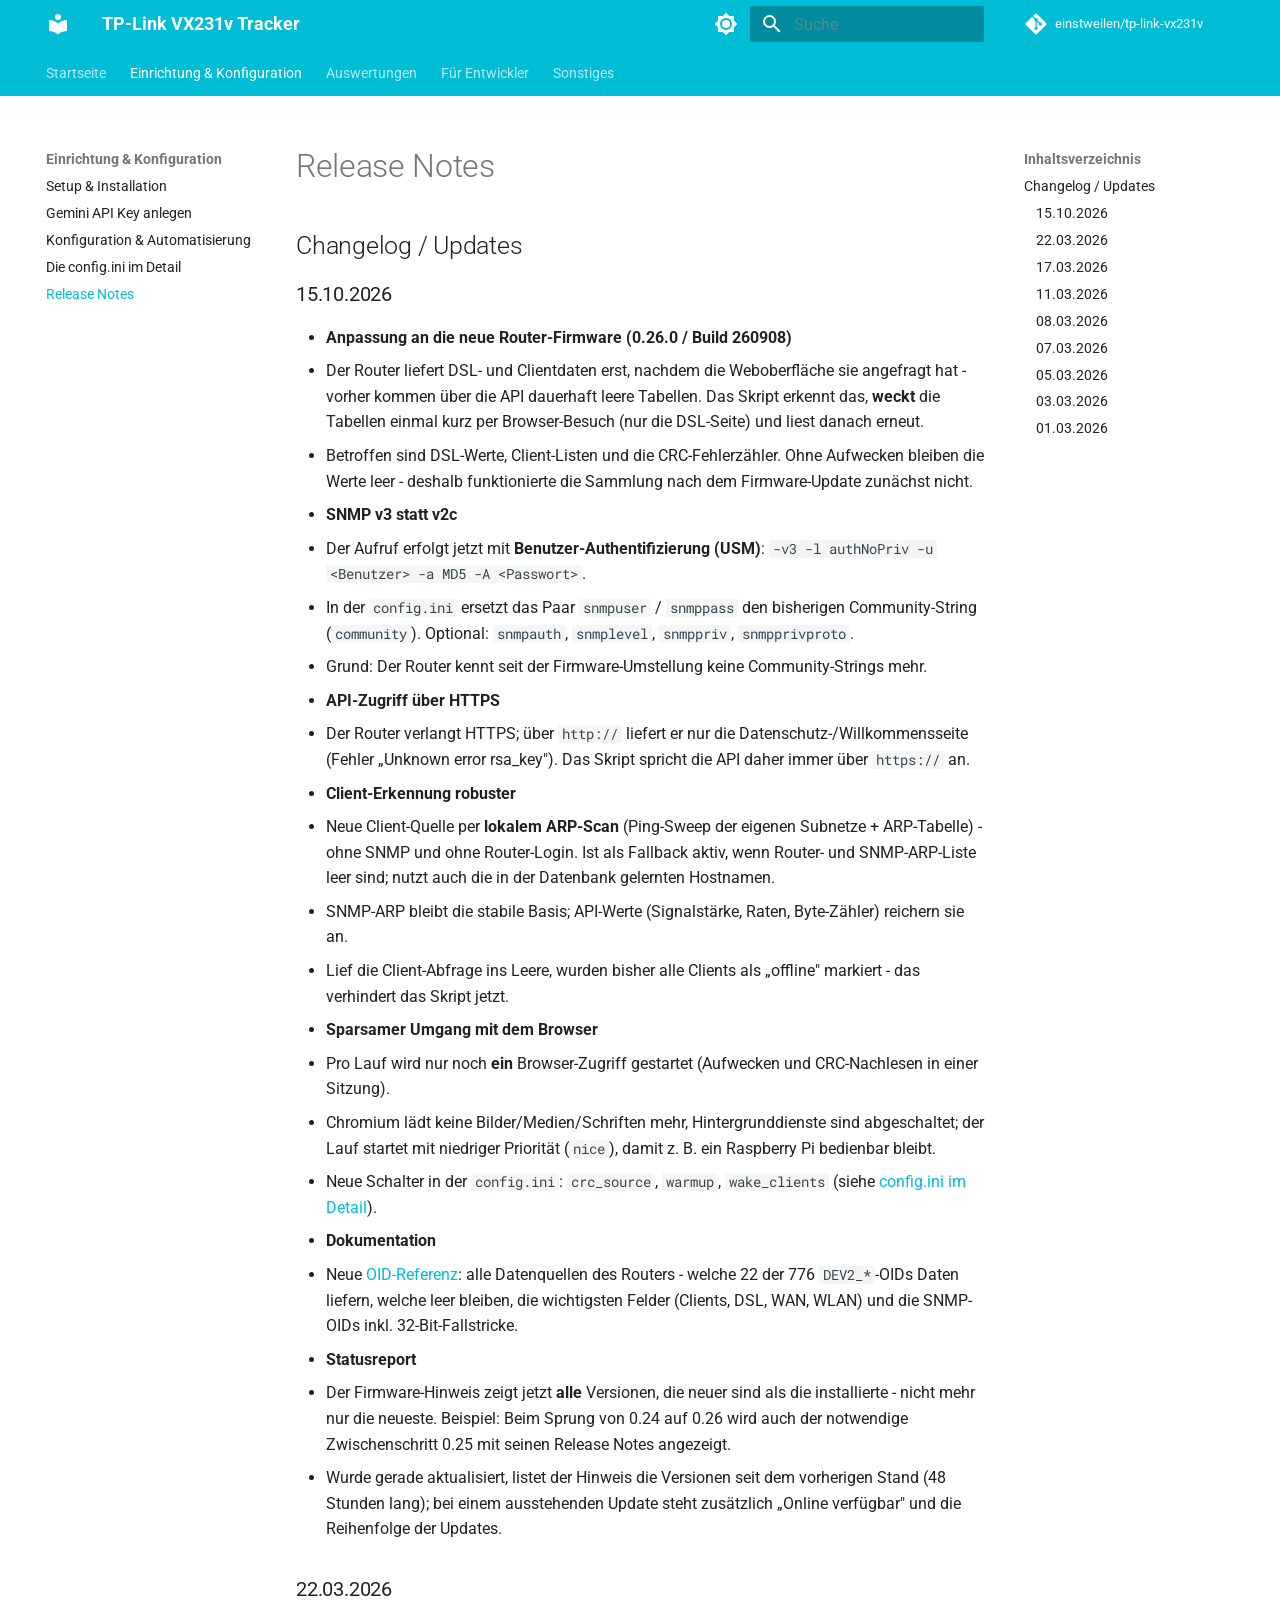
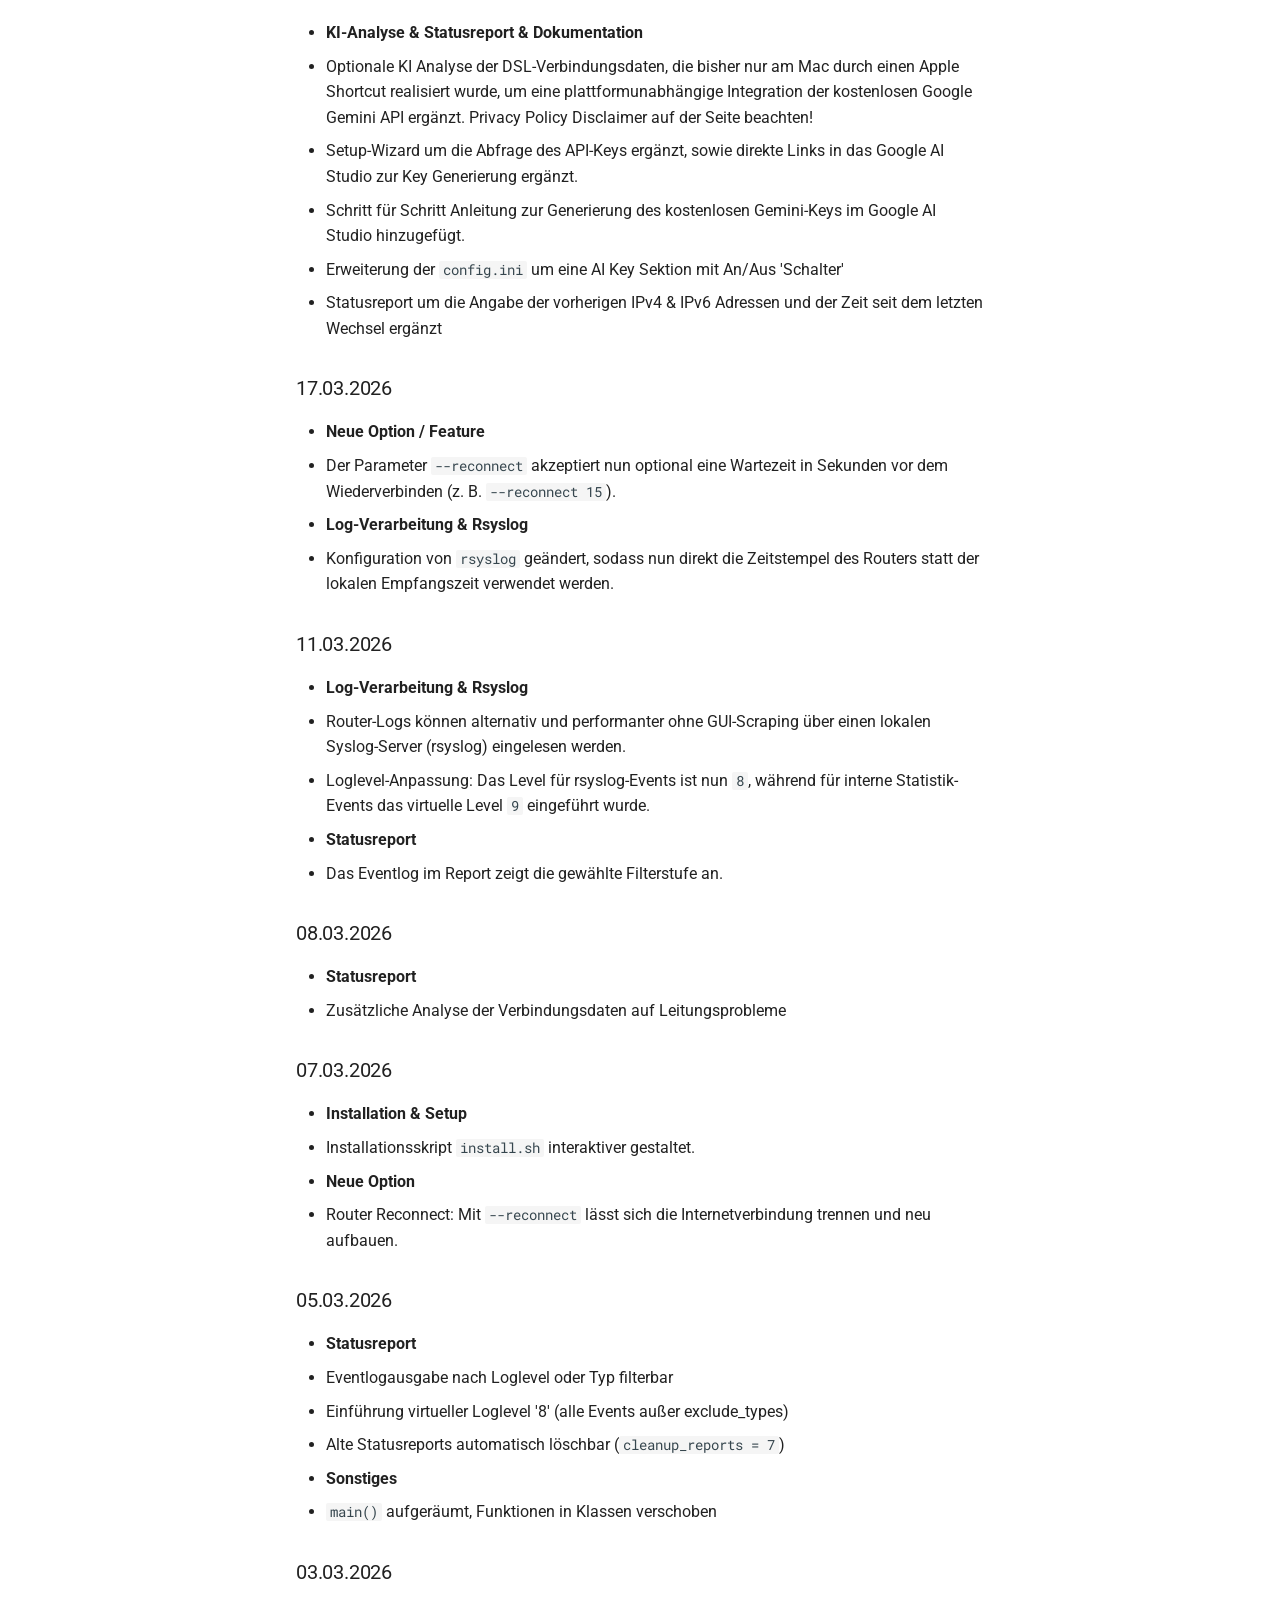
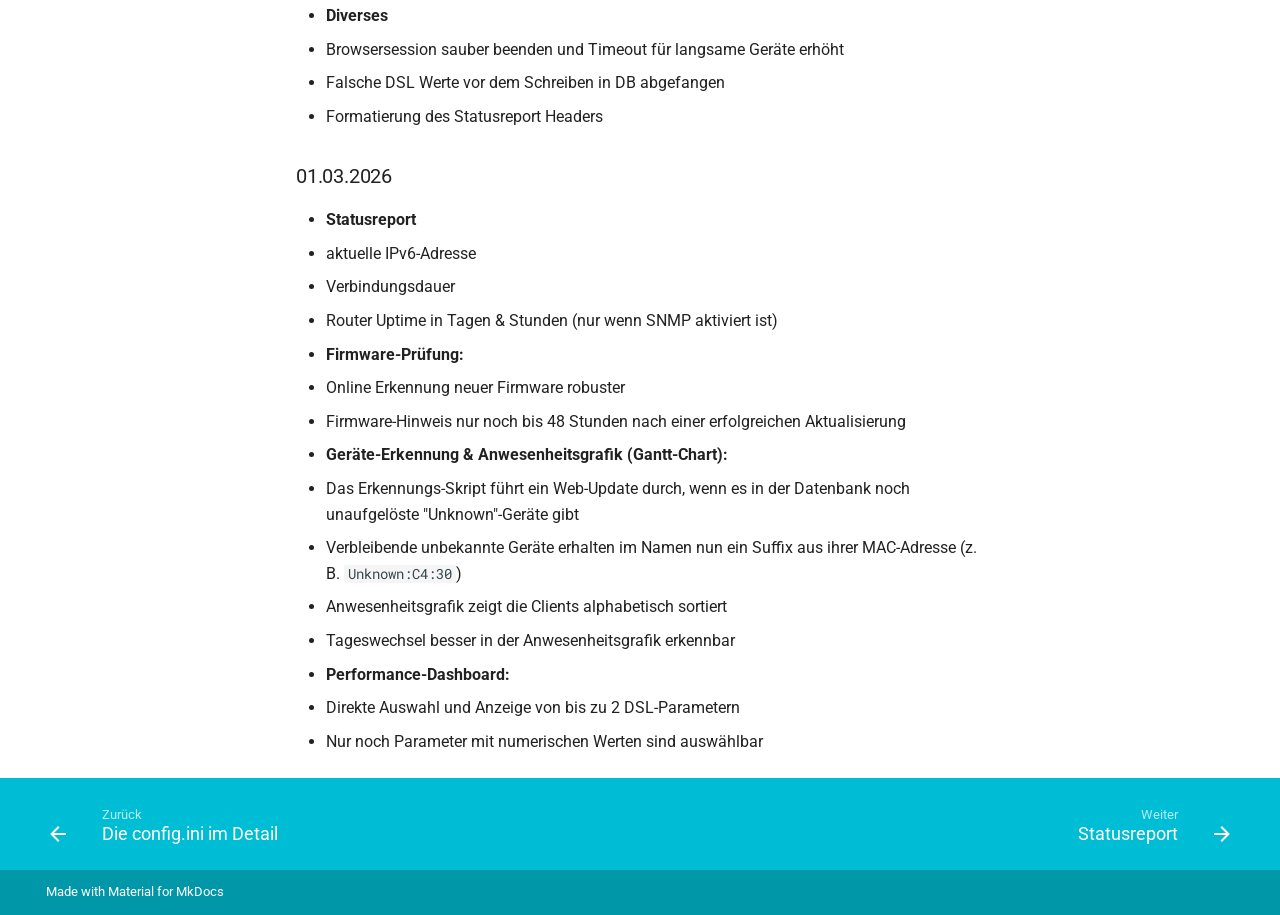
<file: release-notes/index.html>
<!doctype html>
<html lang="de" class="no-js">
  <head>
    
      <meta charset="utf-8">
      <meta name="viewport" content="width=device-width,initial-scale=1">
      
      
      
      
        <link rel="prev" href="../config-details/">
      
      
        <link rel="next" href="../report/">
      
      
        
      
      
      <link rel="icon" href="../assets/images/favicon.png">
      <meta name="generator" content="mkdocs-1.6.1, mkdocs-material-9.7.7">
    
    
      
        <title>Release Notes - TP-Link VX231v Tracker</title>
      
    
    
      <link rel="stylesheet" href="../assets/stylesheets/main.ec1eaa64.min.css">
      
        
        <link rel="stylesheet" href="../assets/stylesheets/palette.ab4e12ef.min.css">
      
      


    
    
      
    
    
      
        
        
        <link rel="preconnect" href="https://fonts.gstatic.com" crossorigin>
        <link rel="stylesheet" href="https://fonts.googleapis.com/css?family=Roboto:300,300i,400,400i,700,700i%7CRoboto+Mono:400,400i,700,700i&display=fallback">
        <style>:root{--md-text-font:"Roboto";--md-code-font:"Roboto Mono"}</style>
      
    
    
      <link rel="stylesheet" href="../stylesheets/extra.css">
    
    <script>__md_scope=new URL("..",location),__md_hash=e=>[...e].reduce(((e,_)=>(e<<5)-e+_.charCodeAt(0)),0),__md_get=(e,_=localStorage,t=__md_scope)=>JSON.parse(_.getItem(t.pathname+"."+e)),__md_set=(e,_,t=localStorage,a=__md_scope)=>{try{t.setItem(a.pathname+"."+e,JSON.stringify(_))}catch(e){}}</script>
    
      

    
    
  </head>
  
  
    
    
      
    
    
    
    
    <body dir="ltr" data-md-color-scheme="default" data-md-color-primary="cyan" data-md-color-accent="cyan">
  
    
    <input class="md-toggle" data-md-toggle="drawer" type="checkbox" id="__drawer" autocomplete="off">
    <input class="md-toggle" data-md-toggle="search" type="checkbox" id="__search" autocomplete="off">
    <label class="md-overlay" for="__drawer"></label>
    <div data-md-component="skip">
      
        
        <a href="#changelog-updates" class="md-skip">
          Zum Inhalt
        </a>
      
    </div>
    <div data-md-component="announce">
      
    </div>
    
    
      

<header class="md-header" data-md-component="header">
  <nav class="md-header__inner md-grid" aria-label="Kopfzeile">
    <a href=".." title="TP-Link VX231v Tracker" class="md-header__button md-logo" aria-label="TP-Link VX231v Tracker" data-md-component="logo">
      
  
  <svg xmlns="http://www.w3.org/2000/svg" viewBox="0 0 24 24"><path d="M12 8a3 3 0 0 0 3-3 3 3 0 0 0-3-3 3 3 0 0 0-3 3 3 3 0 0 0 3 3m0 3.54C9.64 9.35 6.5 8 3 8v11c3.5 0 6.64 1.35 9 3.54 2.36-2.19 5.5-3.54 9-3.54V8c-3.5 0-6.64 1.35-9 3.54"/></svg>

    </a>
    <label class="md-header__button md-icon" for="__drawer">
      
      <svg xmlns="http://www.w3.org/2000/svg" viewBox="0 0 24 24"><path d="M3 6h18v2H3zm0 5h18v2H3zm0 5h18v2H3z"/></svg>
    </label>
    <div class="md-header__title" data-md-component="header-title">
      <div class="md-header__ellipsis">
        <div class="md-header__topic">
          <span class="md-ellipsis">
            TP-Link VX231v Tracker
          </span>
        </div>
        <div class="md-header__topic" data-md-component="header-topic">
          <span class="md-ellipsis">
            
              Release Notes
            
          </span>
        </div>
      </div>
    </div>
    
      
        <form class="md-header__option" data-md-component="palette">
  
    
    
    
    <input class="md-option" data-md-color-media="" data-md-color-scheme="default" data-md-color-primary="cyan" data-md-color-accent="cyan"  aria-label="In den Dark Mode wechseln"  type="radio" name="__palette" id="__palette_0">
    
      <label class="md-header__button md-icon" title="In den Dark Mode wechseln" for="__palette_1" hidden>
        <svg xmlns="http://www.w3.org/2000/svg" viewBox="0 0 24 24"><path d="M12 8a4 4 0 0 0-4 4 4 4 0 0 0 4 4 4 4 0 0 0 4-4 4 4 0 0 0-4-4m0 10a6 6 0 0 1-6-6 6 6 0 0 1 6-6 6 6 0 0 1 6 6 6 6 0 0 1-6 6m8-9.31V4h-4.69L12 .69 8.69 4H4v4.69L.69 12 4 15.31V20h4.69L12 23.31 15.31 20H20v-4.69L23.31 12z"/></svg>
      </label>
    
  
    
    
    
    <input class="md-option" data-md-color-media="" data-md-color-scheme="slate" data-md-color-primary="cyan" data-md-color-accent="cyan"  aria-label="In den Light Mode wechseln"  type="radio" name="__palette" id="__palette_1">
    
      <label class="md-header__button md-icon" title="In den Light Mode wechseln" for="__palette_0" hidden>
        <svg xmlns="http://www.w3.org/2000/svg" viewBox="0 0 24 24"><path d="M12 18c-.89 0-1.74-.2-2.5-.55C11.56 16.5 13 14.42 13 12s-1.44-4.5-3.5-5.45C10.26 6.2 11.11 6 12 6a6 6 0 0 1 6 6 6 6 0 0 1-6 6m8-9.31V4h-4.69L12 .69 8.69 4H4v4.69L.69 12 4 15.31V20h4.69L12 23.31 15.31 20H20v-4.69L23.31 12z"/></svg>
      </label>
    
  
</form>
      
    
    
      <script>var palette=__md_get("__palette");if(palette&&palette.color){if("(prefers-color-scheme)"===palette.color.media){var media=matchMedia("(prefers-color-scheme: light)"),input=document.querySelector(media.matches?"[data-md-color-media='(prefers-color-scheme: light)']":"[data-md-color-media='(prefers-color-scheme: dark)']");palette.color.media=input.getAttribute("data-md-color-media"),palette.color.scheme=input.getAttribute("data-md-color-scheme"),palette.color.primary=input.getAttribute("data-md-color-primary"),palette.color.accent=input.getAttribute("data-md-color-accent")}for(var[key,value]of Object.entries(palette.color))document.body.setAttribute("data-md-color-"+key,value)}</script>
    
    
    
      
      
        <label class="md-header__button md-icon" for="__search">
          
          <svg xmlns="http://www.w3.org/2000/svg" viewBox="0 0 24 24"><path d="M9.5 3A6.5 6.5 0 0 1 16 9.5c0 1.61-.59 3.09-1.56 4.23l.27.27h.79l5 5-1.5 1.5-5-5v-.79l-.27-.27A6.52 6.52 0 0 1 9.5 16 6.5 6.5 0 0 1 3 9.5 6.5 6.5 0 0 1 9.5 3m0 2C7 5 5 7 5 9.5S7 14 9.5 14 14 12 14 9.5 12 5 9.5 5"/></svg>
        </label>
        <div class="md-search" data-md-component="search" role="dialog">
  <label class="md-search__overlay" for="__search"></label>
  <div class="md-search__inner" role="search">
    <form class="md-search__form" name="search">
      <input type="text" class="md-search__input" name="query" aria-label="Suche" placeholder="Suche" autocapitalize="off" autocorrect="off" autocomplete="off" spellcheck="false" data-md-component="search-query" required>
      <label class="md-search__icon md-icon" for="__search">
        
        <svg xmlns="http://www.w3.org/2000/svg" viewBox="0 0 24 24"><path d="M9.5 3A6.5 6.5 0 0 1 16 9.5c0 1.61-.59 3.09-1.56 4.23l.27.27h.79l5 5-1.5 1.5-5-5v-.79l-.27-.27A6.52 6.52 0 0 1 9.5 16 6.5 6.5 0 0 1 3 9.5 6.5 6.5 0 0 1 9.5 3m0 2C7 5 5 7 5 9.5S7 14 9.5 14 14 12 14 9.5 12 5 9.5 5"/></svg>
        
        <svg xmlns="http://www.w3.org/2000/svg" viewBox="0 0 24 24"><path d="M20 11v2H8l5.5 5.5-1.42 1.42L4.16 12l7.92-7.92L13.5 5.5 8 11z"/></svg>
      </label>
      <nav class="md-search__options" aria-label="Suche">
        
        <button type="reset" class="md-search__icon md-icon" title="Zurücksetzen" aria-label="Zurücksetzen" tabindex="-1">
          
          <svg xmlns="http://www.w3.org/2000/svg" viewBox="0 0 24 24"><path d="M19 6.41 17.59 5 12 10.59 6.41 5 5 6.41 10.59 12 5 17.59 6.41 19 12 13.41 17.59 19 19 17.59 13.41 12z"/></svg>
        </button>
      </nav>
      
        <div class="md-search__suggest" data-md-component="search-suggest"></div>
      
    </form>
    <div class="md-search__output">
      <div class="md-search__scrollwrap" tabindex="0" data-md-scrollfix>
        <div class="md-search-result" data-md-component="search-result">
          <div class="md-search-result__meta">
            Suche wird initialisiert
          </div>
          <ol class="md-search-result__list" role="presentation"></ol>
        </div>
      </div>
    </div>
  </div>
</div>
      
    
    
      <div class="md-header__source">
        <a href="https://github.com/einstweilen/tp-link-vx231v" title="Zum Repository" class="md-source" data-md-component="source">
  <div class="md-source__icon md-icon">
    
    <svg xmlns="http://www.w3.org/2000/svg" viewBox="0 0 448 512"><!--! Font Awesome Free 7.1.0 by @fontawesome - https://fontawesome.com License - https://fontawesome.com/license/free (Icons: CC BY 4.0, Fonts: SIL OFL 1.1, Code: MIT License) Copyright 2025 Fonticons, Inc.--><path d="M439.6 236.1 244 40.5c-5.4-5.5-12.8-8.5-20.4-8.5s-15 3-20.4 8.4L162.5 81l51.5 51.5c27.1-9.1 52.7 16.8 43.4 43.7l49.7 49.7c34.2-11.8 61.2 31 35.5 56.7-26.5 26.5-70.2-2.9-56-37.3L240.3 199v121.9c25.3 12.5 22.3 41.8 9.1 55-6.4 6.4-15.2 10.1-24.3 10.1s-17.8-3.6-24.3-10.1c-17.6-17.6-11.1-46.9 11.2-56v-123c-20.8-8.5-24.6-30.7-18.6-45L142.6 101 8.5 235.1C3 240.6 0 247.9 0 255.5s3 15 8.5 20.4l195.6 195.7c5.4 5.4 12.7 8.4 20.4 8.4s15-3 20.4-8.4l194.7-194.7c5.4-5.4 8.4-12.8 8.4-20.4s-3-15-8.4-20.4"/></svg>
  </div>
  <div class="md-source__repository">
    einstweilen/tp-link-vx231v
  </div>
</a>
      </div>
    
  </nav>
  
</header>
    
    <div class="md-container" data-md-component="container">
      
      
        
          
            
<nav class="md-tabs" aria-label="Hauptnavigation" data-md-component="tabs">
  <div class="md-grid">
    <ul class="md-tabs__list">
      
        
  
  
  
  
    <li class="md-tabs__item">
      <a href=".." class="md-tabs__link">
        
  
  
    
  
  Startseite

      </a>
    </li>
  

      
        
  
  
  
    
  
  
    
    
      <li class="md-tabs__item md-tabs__item--active">
        <a href="../setup/" class="md-tabs__link">
          
  
  
  Einrichtung & Konfiguration

        </a>
      </li>
    
  

      
        
  
  
  
  
    
    
      <li class="md-tabs__item">
        <a href="../report/" class="md-tabs__link">
          
  
  
  Auswertungen

        </a>
      </li>
    
  

      
        
  
  
  
  
    
    
      <li class="md-tabs__item">
        <a href="../oid-referenz/" class="md-tabs__link">
          
  
  
  Für Entwickler

        </a>
      </li>
    
  

      
        
  
  
  
  
    
    
      <li class="md-tabs__item">
        <a href="../lokalisierung/" class="md-tabs__link">
          
  
  
  Sonstiges

        </a>
      </li>
    
  

      
    </ul>
  </div>
</nav>
          
        
      
      <main class="md-main" data-md-component="main">
        <div class="md-main__inner md-grid">
          
            
              
              <div class="md-sidebar md-sidebar--primary" data-md-component="sidebar" data-md-type="navigation" >
                <div class="md-sidebar__scrollwrap">
                  <div class="md-sidebar__inner">
                    


  


<nav class="md-nav md-nav--primary md-nav--lifted" aria-label="Navigation" data-md-level="0">
  <label class="md-nav__title" for="__drawer">
    <a href=".." title="TP-Link VX231v Tracker" class="md-nav__button md-logo" aria-label="TP-Link VX231v Tracker" data-md-component="logo">
      
  
  <svg xmlns="http://www.w3.org/2000/svg" viewBox="0 0 24 24"><path d="M12 8a3 3 0 0 0 3-3 3 3 0 0 0-3-3 3 3 0 0 0-3 3 3 3 0 0 0 3 3m0 3.54C9.64 9.35 6.5 8 3 8v11c3.5 0 6.64 1.35 9 3.54 2.36-2.19 5.5-3.54 9-3.54V8c-3.5 0-6.64 1.35-9 3.54"/></svg>

    </a>
    TP-Link VX231v Tracker
  </label>
  
    <div class="md-nav__source">
      <a href="https://github.com/einstweilen/tp-link-vx231v" title="Zum Repository" class="md-source" data-md-component="source">
  <div class="md-source__icon md-icon">
    
    <svg xmlns="http://www.w3.org/2000/svg" viewBox="0 0 448 512"><!--! Font Awesome Free 7.1.0 by @fontawesome - https://fontawesome.com License - https://fontawesome.com/license/free (Icons: CC BY 4.0, Fonts: SIL OFL 1.1, Code: MIT License) Copyright 2025 Fonticons, Inc.--><path d="M439.6 236.1 244 40.5c-5.4-5.5-12.8-8.5-20.4-8.5s-15 3-20.4 8.4L162.5 81l51.5 51.5c27.1-9.1 52.7 16.8 43.4 43.7l49.7 49.7c34.2-11.8 61.2 31 35.5 56.7-26.5 26.5-70.2-2.9-56-37.3L240.3 199v121.9c25.3 12.5 22.3 41.8 9.1 55-6.4 6.4-15.2 10.1-24.3 10.1s-17.8-3.6-24.3-10.1c-17.6-17.6-11.1-46.9 11.2-56v-123c-20.8-8.5-24.6-30.7-18.6-45L142.6 101 8.5 235.1C3 240.6 0 247.9 0 255.5s3 15 8.5 20.4l195.6 195.7c5.4 5.4 12.7 8.4 20.4 8.4s15-3 20.4-8.4l194.7-194.7c5.4-5.4 8.4-12.8 8.4-20.4s-3-15-8.4-20.4"/></svg>
  </div>
  <div class="md-source__repository">
    einstweilen/tp-link-vx231v
  </div>
</a>
    </div>
  
  <ul class="md-nav__list" data-md-scrollfix>
    
      
      
  
  
  
  
    <li class="md-nav__item">
      <a href=".." class="md-nav__link">
        
  
  
  <span class="md-ellipsis">
    
  
    Startseite
  

    
  </span>
  
  

      </a>
    </li>
  

    
      
      
  
  
    
  
  
  
    
    
    
    
      
        
        
      
      
        
      
    
    
    <li class="md-nav__item md-nav__item--active md-nav__item--section md-nav__item--nested">
      
        
        
        <input class="md-nav__toggle md-toggle " type="checkbox" id="__nav_2" checked>
        
          
          <label class="md-nav__link" for="__nav_2" id="__nav_2_label" tabindex="">
            
  
  
  <span class="md-ellipsis">
    
  
    Einrichtung & Konfiguration
  

    
  </span>
  
  

            <span class="md-nav__icon md-icon"></span>
          </label>
        
        <nav class="md-nav" data-md-level="1" aria-labelledby="__nav_2_label" aria-expanded="true">
          <label class="md-nav__title" for="__nav_2">
            <span class="md-nav__icon md-icon"></span>
            
  
    Einrichtung & Konfiguration
  

          </label>
          <ul class="md-nav__list" data-md-scrollfix>
            
              
                
  
  
  
  
    <li class="md-nav__item">
      <a href="../setup/" class="md-nav__link">
        
  
  
  <span class="md-ellipsis">
    
  
    Setup & Installation
  

    
  </span>
  
  

      </a>
    </li>
  

              
            
              
                
  
  
  
  
    <li class="md-nav__item">
      <a href="../setup/gemini_api_key/" class="md-nav__link">
        
  
  
  <span class="md-ellipsis">
    
  
    Gemini API Key anlegen
  

    
  </span>
  
  

      </a>
    </li>
  

              
            
              
                
  
  
  
  
    <li class="md-nav__item">
      <a href="../konfiguration/" class="md-nav__link">
        
  
  
  <span class="md-ellipsis">
    
  
    Konfiguration & Automatisierung
  

    
  </span>
  
  

      </a>
    </li>
  

              
            
              
                
  
  
  
  
    <li class="md-nav__item">
      <a href="../config-details/" class="md-nav__link">
        
  
  
  <span class="md-ellipsis">
    
  
    Die config.ini im Detail
  

    
  </span>
  
  

      </a>
    </li>
  

              
            
              
                
  
  
    
  
  
  
    <li class="md-nav__item md-nav__item--active">
      
      <input class="md-nav__toggle md-toggle" type="checkbox" id="__toc">
      
      
      
        <label class="md-nav__link md-nav__link--active" for="__toc">
          
  
  
  <span class="md-ellipsis">
    
  
    Release Notes
  

    
  </span>
  
  

          <span class="md-nav__icon md-icon"></span>
        </label>
      
      <a href="./" class="md-nav__link md-nav__link--active">
        
  
  
  <span class="md-ellipsis">
    
  
    Release Notes
  

    
  </span>
  
  

      </a>
      
        

<nav class="md-nav md-nav--secondary" aria-label="Inhaltsverzeichnis">
  
  
  
  
    <label class="md-nav__title" for="__toc">
      <span class="md-nav__icon md-icon"></span>
      Inhaltsverzeichnis
    </label>
    <ul class="md-nav__list" data-md-component="toc" data-md-scrollfix>
      
        <li class="md-nav__item">
  <a href="#changelog-updates" class="md-nav__link">
    <span class="md-ellipsis">
      
        Changelog / Updates
      
    </span>
  </a>
  
    <nav class="md-nav" aria-label="Changelog / Updates">
      <ul class="md-nav__list">
        
          <li class="md-nav__item">
  <a href="#15102026" class="md-nav__link">
    <span class="md-ellipsis">
      
        15.10.2026
      
    </span>
  </a>
  
</li>
        
          <li class="md-nav__item">
  <a href="#22032026" class="md-nav__link">
    <span class="md-ellipsis">
      
        22.03.2026
      
    </span>
  </a>
  
</li>
        
          <li class="md-nav__item">
  <a href="#17032026" class="md-nav__link">
    <span class="md-ellipsis">
      
        17.03.2026
      
    </span>
  </a>
  
</li>
        
          <li class="md-nav__item">
  <a href="#11032026" class="md-nav__link">
    <span class="md-ellipsis">
      
        11.03.2026
      
    </span>
  </a>
  
</li>
        
          <li class="md-nav__item">
  <a href="#08032026" class="md-nav__link">
    <span class="md-ellipsis">
      
        08.03.2026
      
    </span>
  </a>
  
</li>
        
          <li class="md-nav__item">
  <a href="#07032026" class="md-nav__link">
    <span class="md-ellipsis">
      
        07.03.2026
      
    </span>
  </a>
  
</li>
        
          <li class="md-nav__item">
  <a href="#05032026" class="md-nav__link">
    <span class="md-ellipsis">
      
        05.03.2026
      
    </span>
  </a>
  
</li>
        
          <li class="md-nav__item">
  <a href="#03032026" class="md-nav__link">
    <span class="md-ellipsis">
      
        03.03.2026
      
    </span>
  </a>
  
</li>
        
          <li class="md-nav__item">
  <a href="#01032026" class="md-nav__link">
    <span class="md-ellipsis">
      
        01.03.2026
      
    </span>
  </a>
  
</li>
        
      </ul>
    </nav>
  
</li>
      
    </ul>
  
</nav>
      
    </li>
  

              
            
          </ul>
        </nav>
      
    </li>
  

    
      
      
  
  
  
  
    
    
    
    
      
      
        
      
    
    
    <li class="md-nav__item md-nav__item--nested">
      
        
        
        <input class="md-nav__toggle md-toggle " type="checkbox" id="__nav_3" >
        
          
          <label class="md-nav__link" for="__nav_3" id="__nav_3_label" tabindex="0">
            
  
  
  <span class="md-ellipsis">
    
  
    Auswertungen
  

    
  </span>
  
  

            <span class="md-nav__icon md-icon"></span>
          </label>
        
        <nav class="md-nav" data-md-level="1" aria-labelledby="__nav_3_label" aria-expanded="false">
          <label class="md-nav__title" for="__nav_3">
            <span class="md-nav__icon md-icon"></span>
            
  
    Auswertungen
  

          </label>
          <ul class="md-nav__list" data-md-scrollfix>
            
              
                
  
  
  
  
    <li class="md-nav__item">
      <a href="../report/" class="md-nav__link">
        
  
  
  <span class="md-ellipsis">
    
  
    Statusreport
  

    
  </span>
  
  

      </a>
    </li>
  

              
            
              
                
  
  
  
  
    <li class="md-nav__item">
      <a href="../dashboard/" class="md-nav__link">
        
  
  
  <span class="md-ellipsis">
    
  
    Browser-Dashboard
  

    
  </span>
  
  

      </a>
    </li>
  

              
            
          </ul>
        </nav>
      
    </li>
  

    
      
      
  
  
  
  
    
    
    
    
      
      
        
      
    
    
    <li class="md-nav__item md-nav__item--nested">
      
        
        
        <input class="md-nav__toggle md-toggle " type="checkbox" id="__nav_4" >
        
          
          <label class="md-nav__link" for="__nav_4" id="__nav_4_label" tabindex="0">
            
  
  
  <span class="md-ellipsis">
    
  
    Für Entwickler
  

    
  </span>
  
  

            <span class="md-nav__icon md-icon"></span>
          </label>
        
        <nav class="md-nav" data-md-level="1" aria-labelledby="__nav_4_label" aria-expanded="false">
          <label class="md-nav__title" for="__nav_4">
            <span class="md-nav__icon md-icon"></span>
            
  
    Für Entwickler
  

          </label>
          <ul class="md-nav__list" data-md-scrollfix>
            
              
                
  
  
  
  
    <li class="md-nav__item">
      <a href="../oid-referenz/" class="md-nav__link">
        
  
  
  <span class="md-ellipsis">
    
  
    OID-Referenz (Datenmodell)
  

    
  </span>
  
  

      </a>
    </li>
  

              
            
          </ul>
        </nav>
      
    </li>
  

    
      
      
  
  
  
  
    
    
    
    
      
      
        
      
    
    
    <li class="md-nav__item md-nav__item--nested">
      
        
        
        <input class="md-nav__toggle md-toggle " type="checkbox" id="__nav_5" >
        
          
          <label class="md-nav__link" for="__nav_5" id="__nav_5_label" tabindex="0">
            
  
  
  <span class="md-ellipsis">
    
  
    Sonstiges
  

    
  </span>
  
  

            <span class="md-nav__icon md-icon"></span>
          </label>
        
        <nav class="md-nav" data-md-level="1" aria-labelledby="__nav_5_label" aria-expanded="false">
          <label class="md-nav__title" for="__nav_5">
            <span class="md-nav__icon md-icon"></span>
            
  
    Sonstiges
  

          </label>
          <ul class="md-nav__list" data-md-scrollfix>
            
              
                
  
  
  
  
    <li class="md-nav__item">
      <a href="../lokalisierung/" class="md-nav__link">
        
  
  
  <span class="md-ellipsis">
    
  
    Lokalisierung
  

    
  </span>
  
  

      </a>
    </li>
  

              
            
          </ul>
        </nav>
      
    </li>
  

    
  </ul>
</nav>
                  </div>
                </div>
              </div>
            
            
              
              <div class="md-sidebar md-sidebar--secondary" data-md-component="sidebar" data-md-type="toc" >
                <div class="md-sidebar__scrollwrap">
                  <div class="md-sidebar__inner">
                    

<nav class="md-nav md-nav--secondary" aria-label="Inhaltsverzeichnis">
  
  
  
  
    <label class="md-nav__title" for="__toc">
      <span class="md-nav__icon md-icon"></span>
      Inhaltsverzeichnis
    </label>
    <ul class="md-nav__list" data-md-component="toc" data-md-scrollfix>
      
        <li class="md-nav__item">
  <a href="#changelog-updates" class="md-nav__link">
    <span class="md-ellipsis">
      
        Changelog / Updates
      
    </span>
  </a>
  
    <nav class="md-nav" aria-label="Changelog / Updates">
      <ul class="md-nav__list">
        
          <li class="md-nav__item">
  <a href="#15102026" class="md-nav__link">
    <span class="md-ellipsis">
      
        15.10.2026
      
    </span>
  </a>
  
</li>
        
          <li class="md-nav__item">
  <a href="#22032026" class="md-nav__link">
    <span class="md-ellipsis">
      
        22.03.2026
      
    </span>
  </a>
  
</li>
        
          <li class="md-nav__item">
  <a href="#17032026" class="md-nav__link">
    <span class="md-ellipsis">
      
        17.03.2026
      
    </span>
  </a>
  
</li>
        
          <li class="md-nav__item">
  <a href="#11032026" class="md-nav__link">
    <span class="md-ellipsis">
      
        11.03.2026
      
    </span>
  </a>
  
</li>
        
          <li class="md-nav__item">
  <a href="#08032026" class="md-nav__link">
    <span class="md-ellipsis">
      
        08.03.2026
      
    </span>
  </a>
  
</li>
        
          <li class="md-nav__item">
  <a href="#07032026" class="md-nav__link">
    <span class="md-ellipsis">
      
        07.03.2026
      
    </span>
  </a>
  
</li>
        
          <li class="md-nav__item">
  <a href="#05032026" class="md-nav__link">
    <span class="md-ellipsis">
      
        05.03.2026
      
    </span>
  </a>
  
</li>
        
          <li class="md-nav__item">
  <a href="#03032026" class="md-nav__link">
    <span class="md-ellipsis">
      
        03.03.2026
      
    </span>
  </a>
  
</li>
        
          <li class="md-nav__item">
  <a href="#01032026" class="md-nav__link">
    <span class="md-ellipsis">
      
        01.03.2026
      
    </span>
  </a>
  
</li>
        
      </ul>
    </nav>
  
</li>
      
    </ul>
  
</nav>
                  </div>
                </div>
              </div>
            
          
          
            <div class="md-content" data-md-component="content">
              
              <article class="md-content__inner md-typeset">
                
                  


  
  


  <h1>Release Notes</h1>

<h2 id="changelog-updates">Changelog / Updates</h2>
<h3 id="15102026">15.10.2026</h3>
<ul>
<li><strong>Anpassung an die neue Router-Firmware (0.26.0 / Build 260908)</strong></li>
<li>Der Router liefert DSL- und Clientdaten erst, nachdem die Weboberfläche sie angefragt hat - vorher kommen über die API dauerhaft leere Tabellen. Das Skript erkennt das, <strong>weckt</strong> die Tabellen einmal kurz per Browser-Besuch (nur die DSL-Seite) und liest danach erneut.</li>
<li>
<p>Betroffen sind DSL-Werte, Client-Listen und die CRC-Fehlerzähler. Ohne Aufwecken bleiben die Werte leer - deshalb funktionierte die Sammlung nach dem Firmware-Update zunächst nicht.</p>
</li>
<li>
<p><strong>SNMP v3 statt v2c</strong></p>
</li>
<li>Der Aufruf erfolgt jetzt mit <strong>Benutzer-Authentifizierung (USM)</strong>: <code>-v3 -l authNoPriv -u &lt;Benutzer&gt; -a MD5 -A &lt;Passwort&gt;</code>.</li>
<li>In der <code>config.ini</code> ersetzt das Paar <code>snmpuser</code> / <code>snmppass</code> den bisherigen Community-String (<code>community</code>). Optional: <code>snmpauth</code>, <code>snmplevel</code>, <code>snmppriv</code>, <code>snmpprivproto</code>.</li>
<li>
<p>Grund: Der Router kennt seit der Firmware-Umstellung keine Community-Strings mehr.</p>
</li>
<li>
<p><strong>API-Zugriff über HTTPS</strong></p>
</li>
<li>
<p>Der Router verlangt HTTPS; über <code>http://</code> liefert er nur die Datenschutz-/Willkommensseite (Fehler „Unknown error rsa_key"). Das Skript spricht die API daher immer über <code>https://</code> an.</p>
</li>
<li>
<p><strong>Client-Erkennung robuster</strong></p>
</li>
<li>Neue Client-Quelle per <strong>lokalem ARP-Scan</strong> (Ping-Sweep der eigenen Subnetze + ARP-Tabelle) - ohne SNMP und ohne Router-Login. Ist als Fallback aktiv, wenn Router- und SNMP-ARP-Liste leer sind; nutzt auch die in der Datenbank gelernten Hostnamen.</li>
<li>SNMP-ARP bleibt die stabile Basis; API-Werte (Signalstärke, Raten, Byte-Zähler) reichern sie an.</li>
<li>
<p>Lief die Client-Abfrage ins Leere, wurden bisher alle Clients als „offline" markiert - das verhindert das Skript jetzt.</p>
</li>
<li>
<p><strong>Sparsamer Umgang mit dem Browser</strong></p>
</li>
<li>Pro Lauf wird nur noch <strong>ein</strong> Browser-Zugriff gestartet (Aufwecken und CRC-Nachlesen in einer Sitzung).</li>
<li>Chromium lädt keine Bilder/Medien/Schriften mehr, Hintergrunddienste sind abgeschaltet; der Lauf startet mit niedriger Priorität (<code>nice</code>), damit z. B. ein Raspberry Pi bedienbar bleibt.</li>
<li>
<p>Neue Schalter in der <code>config.ini</code>: <code>crc_source</code>, <code>warmup</code>, <code>wake_clients</code> (siehe <a href="../config-details/">config.ini im Detail</a>).</p>
</li>
<li>
<p><strong>Dokumentation</strong></p>
</li>
<li>
<p>Neue <a href="../oid-referenz/">OID-Referenz</a>: alle Datenquellen des Routers - welche 22 der 776 <code>DEV2_*</code>-OIDs
    Daten liefern, welche leer bleiben, die wichtigsten Felder (Clients, DSL, WAN, WLAN) und die
    SNMP-OIDs inkl. 32-Bit-Fallstricke.</p>
</li>
<li>
<p><strong>Statusreport</strong></p>
</li>
<li>Der Firmware-Hinweis zeigt jetzt <strong>alle</strong> Versionen, die neuer sind als die installierte - nicht mehr nur die neueste. Beispiel: Beim Sprung von 0.24 auf 0.26 wird auch der notwendige Zwischenschritt 0.25 mit seinen Release Notes angezeigt.</li>
<li>Wurde gerade aktualisiert, listet der Hinweis die Versionen seit dem vorherigen Stand (48 Stunden lang); bei einem ausstehenden Update steht zusätzlich „Online verfügbar" und die Reihenfolge der Updates.</li>
</ul>
<h3 id="22032026">22.03.2026</h3>
<ul>
<li><strong>KI-Analyse &amp; Statusreport &amp; Dokumentation</strong></li>
<li>Optionale KI Analyse der DSL-Verbindungsdaten, die bisher nur am Mac durch einen Apple Shortcut realisiert wurde, um eine plattformunabhängige Integration der kostenlosen Google Gemini API ergänzt. Privacy Policy Disclaimer auf der Seite beachten!</li>
<li>Setup-Wizard um die Abfrage des API-Keys ergänzt, sowie direkte Links in das Google AI Studio zur Key Generierung ergänzt.</li>
<li>Schritt für Schritt Anleitung zur Generierung des kostenlosen Gemini-Keys im Google AI Studio hinzugefügt.</li>
<li>Erweiterung der <code>config.ini</code> um eine AI Key Sektion mit An/Aus 'Schalter'</li>
<li>Statusreport um die Angabe der vorherigen IPv4 &amp; IPv6 Adressen und der Zeit seit dem letzten Wechsel ergänzt</li>
</ul>
<h3 id="17032026">17.03.2026</h3>
<ul>
<li><strong>Neue Option / Feature</strong></li>
<li>
<p>Der Parameter <code>--reconnect</code> akzeptiert nun optional eine Wartezeit in Sekunden vor dem Wiederverbinden (z. B. <code>--reconnect 15</code>).</p>
</li>
<li>
<p><strong>Log-Verarbeitung &amp; Rsyslog</strong></p>
</li>
<li>Konfiguration von <code>rsyslog</code> geändert, sodass nun direkt die Zeitstempel des Routers statt der lokalen Empfangszeit verwendet werden.</li>
</ul>
<h3 id="11032026">11.03.2026</h3>
<ul>
<li><strong>Log-Verarbeitung &amp; Rsyslog</strong></li>
<li>Router-Logs können alternativ und performanter ohne GUI-Scraping über einen lokalen Syslog-Server (rsyslog) eingelesen werden.</li>
<li>
<p>Loglevel-Anpassung: Das Level für rsyslog-Events ist nun <code>8</code>, während für interne Statistik-Events das virtuelle Level <code>9</code> eingeführt wurde.</p>
</li>
<li>
<p><strong>Statusreport</strong></p>
</li>
<li>Das Eventlog im Report zeigt die gewählte Filterstufe an.</li>
</ul>
<h3 id="08032026">08.03.2026</h3>
<ul>
<li><strong>Statusreport</strong></li>
<li>Zusätzliche Analyse der Verbindungsdaten auf Leitungsprobleme</li>
</ul>
<h3 id="07032026">07.03.2026</h3>
<ul>
<li><strong>Installation &amp; Setup</strong></li>
<li>
<p>Installationsskript <code>install.sh</code> interaktiver gestaltet.</p>
</li>
<li>
<p><strong>Neue Option</strong></p>
</li>
<li>Router Reconnect: Mit <code>--reconnect</code> lässt sich die Internetverbindung trennen und neu aufbauen.</li>
</ul>
<h3 id="05032026">05.03.2026</h3>
<ul>
<li><strong>Statusreport</strong> </li>
<li>Eventlogausgabe nach Loglevel oder Typ filterbar</li>
<li>Einführung virtueller Loglevel '8' (alle Events außer exclude_types)</li>
<li>
<p>Alte Statusreports automatisch löschbar (<code>cleanup_reports = 7</code>)</p>
</li>
<li>
<p><strong>Sonstiges</strong></p>
</li>
<li><code>main()</code> aufgeräumt, Funktionen in Klassen verschoben</li>
</ul>
<h3 id="03032026">03.03.2026</h3>
<ul>
<li><strong>Diverses</strong> </li>
<li>Browsersession sauber beenden und Timeout für langsame Geräte erhöht</li>
<li>Falsche DSL Werte vor dem Schreiben in DB abgefangen</li>
<li>Formatierung des Statusreport Headers</li>
</ul>
<h3 id="01032026">01.03.2026</h3>
<ul>
<li><strong>Statusreport</strong> </li>
<li>aktuelle IPv6-Adresse</li>
<li>Verbindungsdauer </li>
<li>
<p>Router Uptime in Tagen &amp; Stunden (nur wenn SNMP aktiviert ist)</p>
</li>
<li>
<p><strong>Firmware-Prüfung:</strong></p>
</li>
<li>Online Erkennung neuer Firmware robuster</li>
<li>
<p>Firmware-Hinweis nur noch bis 48 Stunden nach einer erfolgreichen Aktualisierung</p>
</li>
<li>
<p><strong>Geräte-Erkennung &amp; Anwesenheitsgrafik (Gantt-Chart):</strong></p>
</li>
<li>Das Erkennungs-Skript führt ein Web-Update durch, wenn es in der Datenbank noch unaufgelöste "Unknown"-Geräte gibt</li>
<li>Verbleibende unbekannte Geräte erhalten im Namen nun ein Suffix aus ihrer MAC-Adresse (z. B. <code>Unknown:C4:30</code>)</li>
<li>Anwesenheitsgrafik zeigt die Clients alphabetisch sortiert</li>
<li>
<p>Tageswechsel besser in der Anwesenheitsgrafik erkennbar</p>
</li>
<li>
<p><strong>Performance-Dashboard:</strong></p>
</li>
<li>Direkte Auswahl und Anzeige von bis zu 2 DSL-Parametern</li>
<li>Nur noch Parameter mit numerischen Werten sind auswählbar</li>
</ul>












                
              </article>
            </div>
          
          
<script>var target=document.getElementById(location.hash.slice(1));target&&target.name&&(target.checked=target.name.startsWith("__tabbed_"))</script>
        </div>
        
          <button type="button" class="md-top md-icon" data-md-component="top" hidden>
  
  <svg xmlns="http://www.w3.org/2000/svg" viewBox="0 0 24 24"><path d="M13 20h-2V8l-5.5 5.5-1.42-1.42L12 4.16l7.92 7.92-1.42 1.42L13 8z"/></svg>
  Zurück zum Seitenanfang
</button>
        
      </main>
      
        <footer class="md-footer">
  
    
      
      <nav class="md-footer__inner md-grid" aria-label="Fußzeile" >
        
          
          <a href="../config-details/" class="md-footer__link md-footer__link--prev" aria-label="Zurück: Die config.ini im Detail">
            <div class="md-footer__button md-icon">
              
              <svg xmlns="http://www.w3.org/2000/svg" viewBox="0 0 24 24"><path d="M20 11v2H8l5.5 5.5-1.42 1.42L4.16 12l7.92-7.92L13.5 5.5 8 11z"/></svg>
            </div>
            <div class="md-footer__title">
              <span class="md-footer__direction">
                Zurück
              </span>
              <div class="md-ellipsis">
                Die config.ini im Detail
              </div>
            </div>
          </a>
        
        
          
          <a href="../report/" class="md-footer__link md-footer__link--next" aria-label="Weiter: Statusreport">
            <div class="md-footer__title">
              <span class="md-footer__direction">
                Weiter
              </span>
              <div class="md-ellipsis">
                Statusreport
              </div>
            </div>
            <div class="md-footer__button md-icon">
              
              <svg xmlns="http://www.w3.org/2000/svg" viewBox="0 0 24 24"><path d="M4 11v2h12l-5.5 5.5 1.42 1.42L19.84 12l-7.92-7.92L10.5 5.5 16 11z"/></svg>
            </div>
          </a>
        
      </nav>
    
  
  <div class="md-footer-meta md-typeset">
    <div class="md-footer-meta__inner md-grid">
      <div class="md-copyright">
  
  
    Made with
    <a href="https://squidfunk.github.io/mkdocs-material/" target="_blank" rel="noopener">
      Material for MkDocs
    </a>
  
</div>
      
    </div>
  </div>
</footer>
      
    </div>
    <div class="md-dialog" data-md-component="dialog">
      <div class="md-dialog__inner md-typeset"></div>
    </div>
    
    
    
      
      
      <script id="__config" type="application/json">{"annotate": null, "base": "..", "features": ["navigation.tabs", "navigation.sections", "navigation.top", "navigation.footer", "search.suggest", "search.highlight", "content.code.copy"], "search": "../assets/javascripts/workers/search.2c215733.min.js", "tags": null, "translations": {"clipboard.copied": "In Zwischenablage kopiert", "clipboard.copy": "In Zwischenablage kopieren", "search.result.more.one": "1 weiteres Suchergebnis auf dieser Seite", "search.result.more.other": "# weitere Suchergebnisse auf dieser Seite", "search.result.none": "Keine Suchergebnisse", "search.result.one": "1 Suchergebnis", "search.result.other": "# Suchergebnisse", "search.result.placeholder": "Suchbegriff eingeben", "search.result.term.missing": "Es fehlt", "select.version": "Version ausw\u00e4hlen"}, "version": null}</script>
    
    
      <script src="../assets/javascripts/bundle.d7400e89.min.js"></script>
      
    
  </body>
</html>
</file>
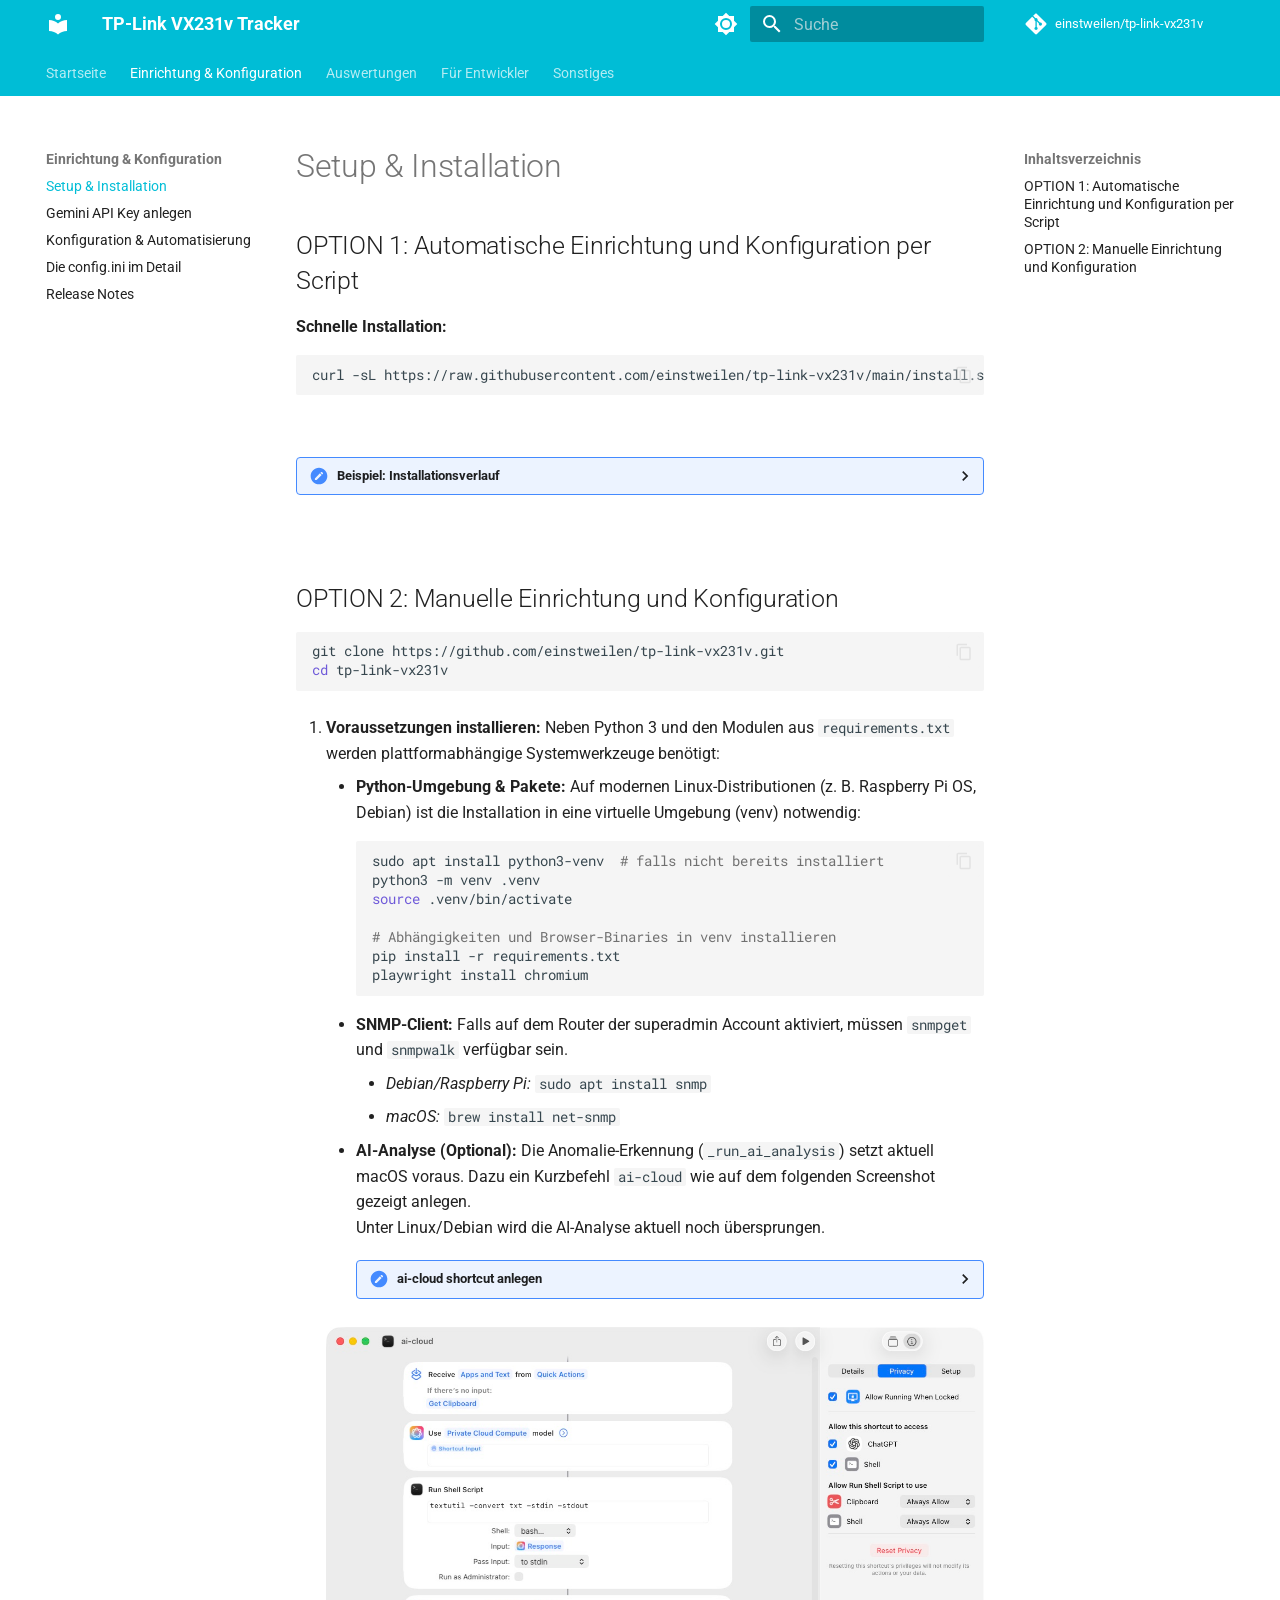
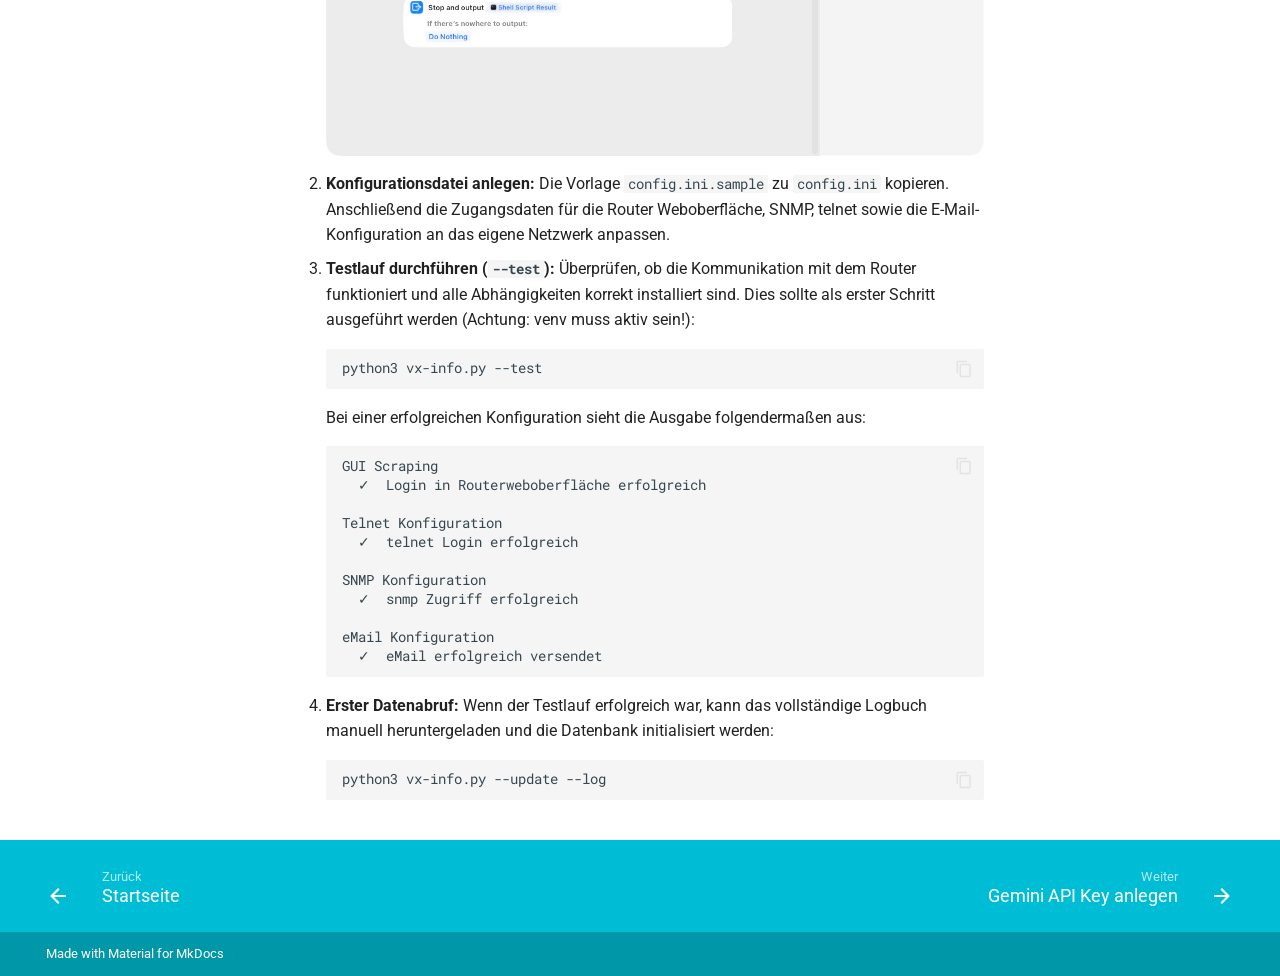
<file: setup/index.html>
<!doctype html>
<html lang="de" class="no-js">
  <head>
    
      <meta charset="utf-8">
      <meta name="viewport" content="width=device-width,initial-scale=1">
      
      
      
      
        <link rel="prev" href="..">
      
      
        <link rel="next" href="gemini_api_key/">
      
      
        
      
      
      <link rel="icon" href="../assets/images/favicon.png">
      <meta name="generator" content="mkdocs-1.6.1, mkdocs-material-9.7.7">
    
    
      
        <title>Setup & Installation - TP-Link VX231v Tracker</title>
      
    
    
      <link rel="stylesheet" href="../assets/stylesheets/main.ec1eaa64.min.css">
      
        
        <link rel="stylesheet" href="../assets/stylesheets/palette.ab4e12ef.min.css">
      
      


    
    
      
    
    
      
        
        
        <link rel="preconnect" href="https://fonts.gstatic.com" crossorigin>
        <link rel="stylesheet" href="https://fonts.googleapis.com/css?family=Roboto:300,300i,400,400i,700,700i%7CRoboto+Mono:400,400i,700,700i&display=fallback">
        <style>:root{--md-text-font:"Roboto";--md-code-font:"Roboto Mono"}</style>
      
    
    
      <link rel="stylesheet" href="../stylesheets/extra.css">
    
    <script>__md_scope=new URL("..",location),__md_hash=e=>[...e].reduce(((e,_)=>(e<<5)-e+_.charCodeAt(0)),0),__md_get=(e,_=localStorage,t=__md_scope)=>JSON.parse(_.getItem(t.pathname+"."+e)),__md_set=(e,_,t=localStorage,a=__md_scope)=>{try{t.setItem(a.pathname+"."+e,JSON.stringify(_))}catch(e){}}</script>
    
      

    
    
  </head>
  
  
    
    
      
    
    
    
    
    <body dir="ltr" data-md-color-scheme="default" data-md-color-primary="cyan" data-md-color-accent="cyan">
  
    
    <input class="md-toggle" data-md-toggle="drawer" type="checkbox" id="__drawer" autocomplete="off">
    <input class="md-toggle" data-md-toggle="search" type="checkbox" id="__search" autocomplete="off">
    <label class="md-overlay" for="__drawer"></label>
    <div data-md-component="skip">
      
        
        <a href="#setup-installation" class="md-skip">
          Zum Inhalt
        </a>
      
    </div>
    <div data-md-component="announce">
      
    </div>
    
    
      

<header class="md-header" data-md-component="header">
  <nav class="md-header__inner md-grid" aria-label="Kopfzeile">
    <a href=".." title="TP-Link VX231v Tracker" class="md-header__button md-logo" aria-label="TP-Link VX231v Tracker" data-md-component="logo">
      
  
  <svg xmlns="http://www.w3.org/2000/svg" viewBox="0 0 24 24"><path d="M12 8a3 3 0 0 0 3-3 3 3 0 0 0-3-3 3 3 0 0 0-3 3 3 3 0 0 0 3 3m0 3.54C9.64 9.35 6.5 8 3 8v11c3.5 0 6.64 1.35 9 3.54 2.36-2.19 5.5-3.54 9-3.54V8c-3.5 0-6.64 1.35-9 3.54"/></svg>

    </a>
    <label class="md-header__button md-icon" for="__drawer">
      
      <svg xmlns="http://www.w3.org/2000/svg" viewBox="0 0 24 24"><path d="M3 6h18v2H3zm0 5h18v2H3zm0 5h18v2H3z"/></svg>
    </label>
    <div class="md-header__title" data-md-component="header-title">
      <div class="md-header__ellipsis">
        <div class="md-header__topic">
          <span class="md-ellipsis">
            TP-Link VX231v Tracker
          </span>
        </div>
        <div class="md-header__topic" data-md-component="header-topic">
          <span class="md-ellipsis">
            
              Setup & Installation
            
          </span>
        </div>
      </div>
    </div>
    
      
        <form class="md-header__option" data-md-component="palette">
  
    
    
    
    <input class="md-option" data-md-color-media="" data-md-color-scheme="default" data-md-color-primary="cyan" data-md-color-accent="cyan"  aria-label="In den Dark Mode wechseln"  type="radio" name="__palette" id="__palette_0">
    
      <label class="md-header__button md-icon" title="In den Dark Mode wechseln" for="__palette_1" hidden>
        <svg xmlns="http://www.w3.org/2000/svg" viewBox="0 0 24 24"><path d="M12 8a4 4 0 0 0-4 4 4 4 0 0 0 4 4 4 4 0 0 0 4-4 4 4 0 0 0-4-4m0 10a6 6 0 0 1-6-6 6 6 0 0 1 6-6 6 6 0 0 1 6 6 6 6 0 0 1-6 6m8-9.31V4h-4.69L12 .69 8.69 4H4v4.69L.69 12 4 15.31V20h4.69L12 23.31 15.31 20H20v-4.69L23.31 12z"/></svg>
      </label>
    
  
    
    
    
    <input class="md-option" data-md-color-media="" data-md-color-scheme="slate" data-md-color-primary="cyan" data-md-color-accent="cyan"  aria-label="In den Light Mode wechseln"  type="radio" name="__palette" id="__palette_1">
    
      <label class="md-header__button md-icon" title="In den Light Mode wechseln" for="__palette_0" hidden>
        <svg xmlns="http://www.w3.org/2000/svg" viewBox="0 0 24 24"><path d="M12 18c-.89 0-1.74-.2-2.5-.55C11.56 16.5 13 14.42 13 12s-1.44-4.5-3.5-5.45C10.26 6.2 11.11 6 12 6a6 6 0 0 1 6 6 6 6 0 0 1-6 6m8-9.31V4h-4.69L12 .69 8.69 4H4v4.69L.69 12 4 15.31V20h4.69L12 23.31 15.31 20H20v-4.69L23.31 12z"/></svg>
      </label>
    
  
</form>
      
    
    
      <script>var palette=__md_get("__palette");if(palette&&palette.color){if("(prefers-color-scheme)"===palette.color.media){var media=matchMedia("(prefers-color-scheme: light)"),input=document.querySelector(media.matches?"[data-md-color-media='(prefers-color-scheme: light)']":"[data-md-color-media='(prefers-color-scheme: dark)']");palette.color.media=input.getAttribute("data-md-color-media"),palette.color.scheme=input.getAttribute("data-md-color-scheme"),palette.color.primary=input.getAttribute("data-md-color-primary"),palette.color.accent=input.getAttribute("data-md-color-accent")}for(var[key,value]of Object.entries(palette.color))document.body.setAttribute("data-md-color-"+key,value)}</script>
    
    
    
      
      
        <label class="md-header__button md-icon" for="__search">
          
          <svg xmlns="http://www.w3.org/2000/svg" viewBox="0 0 24 24"><path d="M9.5 3A6.5 6.5 0 0 1 16 9.5c0 1.61-.59 3.09-1.56 4.23l.27.27h.79l5 5-1.5 1.5-5-5v-.79l-.27-.27A6.52 6.52 0 0 1 9.5 16 6.5 6.5 0 0 1 3 9.5 6.5 6.5 0 0 1 9.5 3m0 2C7 5 5 7 5 9.5S7 14 9.5 14 14 12 14 9.5 12 5 9.5 5"/></svg>
        </label>
        <div class="md-search" data-md-component="search" role="dialog">
  <label class="md-search__overlay" for="__search"></label>
  <div class="md-search__inner" role="search">
    <form class="md-search__form" name="search">
      <input type="text" class="md-search__input" name="query" aria-label="Suche" placeholder="Suche" autocapitalize="off" autocorrect="off" autocomplete="off" spellcheck="false" data-md-component="search-query" required>
      <label class="md-search__icon md-icon" for="__search">
        
        <svg xmlns="http://www.w3.org/2000/svg" viewBox="0 0 24 24"><path d="M9.5 3A6.5 6.5 0 0 1 16 9.5c0 1.61-.59 3.09-1.56 4.23l.27.27h.79l5 5-1.5 1.5-5-5v-.79l-.27-.27A6.52 6.52 0 0 1 9.5 16 6.5 6.5 0 0 1 3 9.5 6.5 6.5 0 0 1 9.5 3m0 2C7 5 5 7 5 9.5S7 14 9.5 14 14 12 14 9.5 12 5 9.5 5"/></svg>
        
        <svg xmlns="http://www.w3.org/2000/svg" viewBox="0 0 24 24"><path d="M20 11v2H8l5.5 5.5-1.42 1.42L4.16 12l7.92-7.92L13.5 5.5 8 11z"/></svg>
      </label>
      <nav class="md-search__options" aria-label="Suche">
        
        <button type="reset" class="md-search__icon md-icon" title="Zurücksetzen" aria-label="Zurücksetzen" tabindex="-1">
          
          <svg xmlns="http://www.w3.org/2000/svg" viewBox="0 0 24 24"><path d="M19 6.41 17.59 5 12 10.59 6.41 5 5 6.41 10.59 12 5 17.59 6.41 19 12 13.41 17.59 19 19 17.59 13.41 12z"/></svg>
        </button>
      </nav>
      
        <div class="md-search__suggest" data-md-component="search-suggest"></div>
      
    </form>
    <div class="md-search__output">
      <div class="md-search__scrollwrap" tabindex="0" data-md-scrollfix>
        <div class="md-search-result" data-md-component="search-result">
          <div class="md-search-result__meta">
            Suche wird initialisiert
          </div>
          <ol class="md-search-result__list" role="presentation"></ol>
        </div>
      </div>
    </div>
  </div>
</div>
      
    
    
      <div class="md-header__source">
        <a href="https://github.com/einstweilen/tp-link-vx231v" title="Zum Repository" class="md-source" data-md-component="source">
  <div class="md-source__icon md-icon">
    
    <svg xmlns="http://www.w3.org/2000/svg" viewBox="0 0 448 512"><!--! Font Awesome Free 7.1.0 by @fontawesome - https://fontawesome.com License - https://fontawesome.com/license/free (Icons: CC BY 4.0, Fonts: SIL OFL 1.1, Code: MIT License) Copyright 2025 Fonticons, Inc.--><path d="M439.6 236.1 244 40.5c-5.4-5.5-12.8-8.5-20.4-8.5s-15 3-20.4 8.4L162.5 81l51.5 51.5c27.1-9.1 52.7 16.8 43.4 43.7l49.7 49.7c34.2-11.8 61.2 31 35.5 56.7-26.5 26.5-70.2-2.9-56-37.3L240.3 199v121.9c25.3 12.5 22.3 41.8 9.1 55-6.4 6.4-15.2 10.1-24.3 10.1s-17.8-3.6-24.3-10.1c-17.6-17.6-11.1-46.9 11.2-56v-123c-20.8-8.5-24.6-30.7-18.6-45L142.6 101 8.5 235.1C3 240.6 0 247.9 0 255.5s3 15 8.5 20.4l195.6 195.7c5.4 5.4 12.7 8.4 20.4 8.4s15-3 20.4-8.4l194.7-194.7c5.4-5.4 8.4-12.8 8.4-20.4s-3-15-8.4-20.4"/></svg>
  </div>
  <div class="md-source__repository">
    einstweilen/tp-link-vx231v
  </div>
</a>
      </div>
    
  </nav>
  
</header>
    
    <div class="md-container" data-md-component="container">
      
      
        
          
            
<nav class="md-tabs" aria-label="Hauptnavigation" data-md-component="tabs">
  <div class="md-grid">
    <ul class="md-tabs__list">
      
        
  
  
  
  
    <li class="md-tabs__item">
      <a href=".." class="md-tabs__link">
        
  
  
    
  
  Startseite

      </a>
    </li>
  

      
        
  
  
  
    
  
  
    
    
      <li class="md-tabs__item md-tabs__item--active">
        <a href="./" class="md-tabs__link">
          
  
  
  Einrichtung & Konfiguration

        </a>
      </li>
    
  

      
        
  
  
  
  
    
    
      <li class="md-tabs__item">
        <a href="../report/" class="md-tabs__link">
          
  
  
  Auswertungen

        </a>
      </li>
    
  

      
        
  
  
  
  
    
    
      <li class="md-tabs__item">
        <a href="../oid-referenz/" class="md-tabs__link">
          
  
  
  Für Entwickler

        </a>
      </li>
    
  

      
        
  
  
  
  
    
    
      <li class="md-tabs__item">
        <a href="../lokalisierung/" class="md-tabs__link">
          
  
  
  Sonstiges

        </a>
      </li>
    
  

      
    </ul>
  </div>
</nav>
          
        
      
      <main class="md-main" data-md-component="main">
        <div class="md-main__inner md-grid">
          
            
              
              <div class="md-sidebar md-sidebar--primary" data-md-component="sidebar" data-md-type="navigation" >
                <div class="md-sidebar__scrollwrap">
                  <div class="md-sidebar__inner">
                    


  


<nav class="md-nav md-nav--primary md-nav--lifted" aria-label="Navigation" data-md-level="0">
  <label class="md-nav__title" for="__drawer">
    <a href=".." title="TP-Link VX231v Tracker" class="md-nav__button md-logo" aria-label="TP-Link VX231v Tracker" data-md-component="logo">
      
  
  <svg xmlns="http://www.w3.org/2000/svg" viewBox="0 0 24 24"><path d="M12 8a3 3 0 0 0 3-3 3 3 0 0 0-3-3 3 3 0 0 0-3 3 3 3 0 0 0 3 3m0 3.54C9.64 9.35 6.5 8 3 8v11c3.5 0 6.64 1.35 9 3.54 2.36-2.19 5.5-3.54 9-3.54V8c-3.5 0-6.64 1.35-9 3.54"/></svg>

    </a>
    TP-Link VX231v Tracker
  </label>
  
    <div class="md-nav__source">
      <a href="https://github.com/einstweilen/tp-link-vx231v" title="Zum Repository" class="md-source" data-md-component="source">
  <div class="md-source__icon md-icon">
    
    <svg xmlns="http://www.w3.org/2000/svg" viewBox="0 0 448 512"><!--! Font Awesome Free 7.1.0 by @fontawesome - https://fontawesome.com License - https://fontawesome.com/license/free (Icons: CC BY 4.0, Fonts: SIL OFL 1.1, Code: MIT License) Copyright 2025 Fonticons, Inc.--><path d="M439.6 236.1 244 40.5c-5.4-5.5-12.8-8.5-20.4-8.5s-15 3-20.4 8.4L162.5 81l51.5 51.5c27.1-9.1 52.7 16.8 43.4 43.7l49.7 49.7c34.2-11.8 61.2 31 35.5 56.7-26.5 26.5-70.2-2.9-56-37.3L240.3 199v121.9c25.3 12.5 22.3 41.8 9.1 55-6.4 6.4-15.2 10.1-24.3 10.1s-17.8-3.6-24.3-10.1c-17.6-17.6-11.1-46.9 11.2-56v-123c-20.8-8.5-24.6-30.7-18.6-45L142.6 101 8.5 235.1C3 240.6 0 247.9 0 255.5s3 15 8.5 20.4l195.6 195.7c5.4 5.4 12.7 8.4 20.4 8.4s15-3 20.4-8.4l194.7-194.7c5.4-5.4 8.4-12.8 8.4-20.4s-3-15-8.4-20.4"/></svg>
  </div>
  <div class="md-source__repository">
    einstweilen/tp-link-vx231v
  </div>
</a>
    </div>
  
  <ul class="md-nav__list" data-md-scrollfix>
    
      
      
  
  
  
  
    <li class="md-nav__item">
      <a href=".." class="md-nav__link">
        
  
  
  <span class="md-ellipsis">
    
  
    Startseite
  

    
  </span>
  
  

      </a>
    </li>
  

    
      
      
  
  
    
  
  
  
    
    
    
    
      
        
        
      
      
        
      
    
    
    <li class="md-nav__item md-nav__item--active md-nav__item--section md-nav__item--nested">
      
        
        
        <input class="md-nav__toggle md-toggle " type="checkbox" id="__nav_2" checked>
        
          
          <label class="md-nav__link" for="__nav_2" id="__nav_2_label" tabindex="">
            
  
  
  <span class="md-ellipsis">
    
  
    Einrichtung & Konfiguration
  

    
  </span>
  
  

            <span class="md-nav__icon md-icon"></span>
          </label>
        
        <nav class="md-nav" data-md-level="1" aria-labelledby="__nav_2_label" aria-expanded="true">
          <label class="md-nav__title" for="__nav_2">
            <span class="md-nav__icon md-icon"></span>
            
  
    Einrichtung & Konfiguration
  

          </label>
          <ul class="md-nav__list" data-md-scrollfix>
            
              
                
  
  
    
  
  
  
    <li class="md-nav__item md-nav__item--active">
      
      <input class="md-nav__toggle md-toggle" type="checkbox" id="__toc">
      
      
        
      
      
        <label class="md-nav__link md-nav__link--active" for="__toc">
          
  
  
  <span class="md-ellipsis">
    
  
    Setup & Installation
  

    
  </span>
  
  

          <span class="md-nav__icon md-icon"></span>
        </label>
      
      <a href="./" class="md-nav__link md-nav__link--active">
        
  
  
  <span class="md-ellipsis">
    
  
    Setup & Installation
  

    
  </span>
  
  

      </a>
      
        

<nav class="md-nav md-nav--secondary" aria-label="Inhaltsverzeichnis">
  
  
  
    
  
  
    <label class="md-nav__title" for="__toc">
      <span class="md-nav__icon md-icon"></span>
      Inhaltsverzeichnis
    </label>
    <ul class="md-nav__list" data-md-component="toc" data-md-scrollfix>
      
        <li class="md-nav__item">
  <a href="#option-1-automatische-einrichtung-und-konfiguration-per-script" class="md-nav__link">
    <span class="md-ellipsis">
      
        OPTION 1: Automatische Einrichtung und Konfiguration per Script
      
    </span>
  </a>
  
</li>
      
        <li class="md-nav__item">
  <a href="#option-2-manuelle-einrichtung-und-konfiguration" class="md-nav__link">
    <span class="md-ellipsis">
      
        OPTION 2: Manuelle Einrichtung und Konfiguration
      
    </span>
  </a>
  
</li>
      
    </ul>
  
</nav>
      
    </li>
  

              
            
              
                
  
  
  
  
    <li class="md-nav__item">
      <a href="gemini_api_key/" class="md-nav__link">
        
  
  
  <span class="md-ellipsis">
    
  
    Gemini API Key anlegen
  

    
  </span>
  
  

      </a>
    </li>
  

              
            
              
                
  
  
  
  
    <li class="md-nav__item">
      <a href="../konfiguration/" class="md-nav__link">
        
  
  
  <span class="md-ellipsis">
    
  
    Konfiguration & Automatisierung
  

    
  </span>
  
  

      </a>
    </li>
  

              
            
              
                
  
  
  
  
    <li class="md-nav__item">
      <a href="../config-details/" class="md-nav__link">
        
  
  
  <span class="md-ellipsis">
    
  
    Die config.ini im Detail
  

    
  </span>
  
  

      </a>
    </li>
  

              
            
              
                
  
  
  
  
    <li class="md-nav__item">
      <a href="../release-notes/" class="md-nav__link">
        
  
  
  <span class="md-ellipsis">
    
  
    Release Notes
  

    
  </span>
  
  

      </a>
    </li>
  

              
            
          </ul>
        </nav>
      
    </li>
  

    
      
      
  
  
  
  
    
    
    
    
      
      
        
      
    
    
    <li class="md-nav__item md-nav__item--nested">
      
        
        
        <input class="md-nav__toggle md-toggle " type="checkbox" id="__nav_3" >
        
          
          <label class="md-nav__link" for="__nav_3" id="__nav_3_label" tabindex="0">
            
  
  
  <span class="md-ellipsis">
    
  
    Auswertungen
  

    
  </span>
  
  

            <span class="md-nav__icon md-icon"></span>
          </label>
        
        <nav class="md-nav" data-md-level="1" aria-labelledby="__nav_3_label" aria-expanded="false">
          <label class="md-nav__title" for="__nav_3">
            <span class="md-nav__icon md-icon"></span>
            
  
    Auswertungen
  

          </label>
          <ul class="md-nav__list" data-md-scrollfix>
            
              
                
  
  
  
  
    <li class="md-nav__item">
      <a href="../report/" class="md-nav__link">
        
  
  
  <span class="md-ellipsis">
    
  
    Statusreport
  

    
  </span>
  
  

      </a>
    </li>
  

              
            
              
                
  
  
  
  
    <li class="md-nav__item">
      <a href="../dashboard/" class="md-nav__link">
        
  
  
  <span class="md-ellipsis">
    
  
    Browser-Dashboard
  

    
  </span>
  
  

      </a>
    </li>
  

              
            
          </ul>
        </nav>
      
    </li>
  

    
      
      
  
  
  
  
    
    
    
    
      
      
        
      
    
    
    <li class="md-nav__item md-nav__item--nested">
      
        
        
        <input class="md-nav__toggle md-toggle " type="checkbox" id="__nav_4" >
        
          
          <label class="md-nav__link" for="__nav_4" id="__nav_4_label" tabindex="0">
            
  
  
  <span class="md-ellipsis">
    
  
    Für Entwickler
  

    
  </span>
  
  

            <span class="md-nav__icon md-icon"></span>
          </label>
        
        <nav class="md-nav" data-md-level="1" aria-labelledby="__nav_4_label" aria-expanded="false">
          <label class="md-nav__title" for="__nav_4">
            <span class="md-nav__icon md-icon"></span>
            
  
    Für Entwickler
  

          </label>
          <ul class="md-nav__list" data-md-scrollfix>
            
              
                
  
  
  
  
    <li class="md-nav__item">
      <a href="../oid-referenz/" class="md-nav__link">
        
  
  
  <span class="md-ellipsis">
    
  
    OID-Referenz (Datenmodell)
  

    
  </span>
  
  

      </a>
    </li>
  

              
            
          </ul>
        </nav>
      
    </li>
  

    
      
      
  
  
  
  
    
    
    
    
      
      
        
      
    
    
    <li class="md-nav__item md-nav__item--nested">
      
        
        
        <input class="md-nav__toggle md-toggle " type="checkbox" id="__nav_5" >
        
          
          <label class="md-nav__link" for="__nav_5" id="__nav_5_label" tabindex="0">
            
  
  
  <span class="md-ellipsis">
    
  
    Sonstiges
  

    
  </span>
  
  

            <span class="md-nav__icon md-icon"></span>
          </label>
        
        <nav class="md-nav" data-md-level="1" aria-labelledby="__nav_5_label" aria-expanded="false">
          <label class="md-nav__title" for="__nav_5">
            <span class="md-nav__icon md-icon"></span>
            
  
    Sonstiges
  

          </label>
          <ul class="md-nav__list" data-md-scrollfix>
            
              
                
  
  
  
  
    <li class="md-nav__item">
      <a href="../lokalisierung/" class="md-nav__link">
        
  
  
  <span class="md-ellipsis">
    
  
    Lokalisierung
  

    
  </span>
  
  

      </a>
    </li>
  

              
            
          </ul>
        </nav>
      
    </li>
  

    
  </ul>
</nav>
                  </div>
                </div>
              </div>
            
            
              
              <div class="md-sidebar md-sidebar--secondary" data-md-component="sidebar" data-md-type="toc" >
                <div class="md-sidebar__scrollwrap">
                  <div class="md-sidebar__inner">
                    

<nav class="md-nav md-nav--secondary" aria-label="Inhaltsverzeichnis">
  
  
  
    
  
  
    <label class="md-nav__title" for="__toc">
      <span class="md-nav__icon md-icon"></span>
      Inhaltsverzeichnis
    </label>
    <ul class="md-nav__list" data-md-component="toc" data-md-scrollfix>
      
        <li class="md-nav__item">
  <a href="#option-1-automatische-einrichtung-und-konfiguration-per-script" class="md-nav__link">
    <span class="md-ellipsis">
      
        OPTION 1: Automatische Einrichtung und Konfiguration per Script
      
    </span>
  </a>
  
</li>
      
        <li class="md-nav__item">
  <a href="#option-2-manuelle-einrichtung-und-konfiguration" class="md-nav__link">
    <span class="md-ellipsis">
      
        OPTION 2: Manuelle Einrichtung und Konfiguration
      
    </span>
  </a>
  
</li>
      
    </ul>
  
</nav>
                  </div>
                </div>
              </div>
            
          
          
            <div class="md-content" data-md-component="content">
              
              <article class="md-content__inner md-typeset">
                
                  


  
  


<h1 id="setup-installation">Setup &amp; Installation</h1>
<h2 id="option-1-automatische-einrichtung-und-konfiguration-per-script">OPTION 1: Automatische Einrichtung und Konfiguration per Script</h2>
<p><strong>Schnelle Installation:</strong>
<div class="highlight"><pre><span></span><code><a id="__codelineno-0-1" name="__codelineno-0-1" href="#__codelineno-0-1"></a>curl<span class="w"> </span>-sL<span class="w"> </span>https://raw.githubusercontent.com/einstweilen/tp-link-vx231v/main/install.sh<span class="w"> </span><span class="p">|</span><span class="w"> </span>bash
</code></pre></div>
<br></p>
<details>
<summary>Beispiel: Installationsverlauf</summary>
<div class="highlight"><pre><span></span><code><a id="__codelineno-1-1" name="__codelineno-1-1" href="#__codelineno-1-1"></a>curl -sL https://raw.githubusercontent.com/einstweilen/tp-link-vx231v/main/install.sh | bash
<a id="__codelineno-1-2" name="__codelineno-1-2" href="#__codelineno-1-2"></a>
<a id="__codelineno-1-3" name="__codelineno-1-3" href="#__codelineno-1-3"></a>==== tp-link-vx231v Installation ====
<a id="__codelineno-1-4" name="__codelineno-1-4" href="#__codelineno-1-4"></a>[1/11] Klone das Repository...
<a id="__codelineno-1-5" name="__codelineno-1-5" href="#__codelineno-1-5"></a>Cloning into 'tp-link-vx231v'...
<a id="__codelineno-1-6" name="__codelineno-1-6" href="#__codelineno-1-6"></a>remote: Enumerating objects: 124, done.
<a id="__codelineno-1-7" name="__codelineno-1-7" href="#__codelineno-1-7"></a>remote: Counting objects: 100% (124/124), done.
<a id="__codelineno-1-8" name="__codelineno-1-8" href="#__codelineno-1-8"></a>Receiving objects: 100% (124/124), 2.45 MiB | 4.88 MiB/s, done.
<a id="__codelineno-1-9" name="__codelineno-1-9" href="#__codelineno-1-9"></a>
<a id="__codelineno-1-10" name="__codelineno-1-10" href="#__codelineno-1-10"></a>[2/11] Wechsle in das Verzeichnis...
<a id="__codelineno-1-11" name="__codelineno-1-11" href="#__codelineno-1-11"></a>
<a id="__codelineno-1-12" name="__codelineno-1-12" href="#__codelineno-1-12"></a>[3/11] Erstelle virtuelle Umgebung...
<a id="__codelineno-1-13" name="__codelineno-1-13" href="#__codelineno-1-13"></a>      Aktiviere virtuelle Umgebung...
<a id="__codelineno-1-14" name="__codelineno-1-14" href="#__codelineno-1-14"></a>
<a id="__codelineno-1-15" name="__codelineno-1-15" href="#__codelineno-1-15"></a>[4/11] Installiere Abhängigkeiten...
<a id="__codelineno-1-16" name="__codelineno-1-16" href="#__codelineno-1-16"></a>Collecting playwright
<a id="__codelineno-1-17" name="__codelineno-1-17" href="#__codelineno-1-17"></a>  Downloading playwright-1.42.0-py3-none-macosx_11_0_arm64.whl
<a id="__codelineno-1-18" name="__codelineno-1-18" href="#__codelineno-1-18"></a>Successfully installed playwright-1.42.0 requests
<a id="__codelineno-1-19" name="__codelineno-1-19" href="#__codelineno-1-19"></a>
<a id="__codelineno-1-20" name="__codelineno-1-20" href="#__codelineno-1-20"></a>[5/11] Installiere Chromium in Playwright...
<a id="__codelineno-1-21" name="__codelineno-1-21" href="#__codelineno-1-21"></a>Downloading Chromium 123.0.6312.4 (playwright build v1105)...
<a id="__codelineno-1-22" name="__codelineno-1-22" href="#__codelineno-1-22"></a>Playwright build of Chromium is installed.
<a id="__codelineno-1-23" name="__codelineno-1-23" href="#__codelineno-1-23"></a>
<a id="__codelineno-1-24" name="__codelineno-1-24" href="#__codelineno-1-24"></a>[6/11] OPTIONAL: SNMP / TELNET verwenden
<a id="__codelineno-1-25" name="__codelineno-1-25" href="#__codelineno-1-25"></a>      Falls mit dem superadmin Account des Routers
<a id="__codelineno-1-26" name="__codelineno-1-26" href="#__codelineno-1-26"></a>      SNMP und Telnet aktiviert wurden, können
<a id="__codelineno-1-27" name="__codelineno-1-27" href="#__codelineno-1-27"></a>      Routerdaten auch per SNMP abrufen.
<a id="__codelineno-1-28" name="__codelineno-1-28" href="#__codelineno-1-28"></a>      Dafür werden 'snmpget' und 'snmpwalk' benötigt.
<a id="__codelineno-1-29" name="__codelineno-1-29" href="#__codelineno-1-29"></a>      Sollen SNMP-Tools jetzt installiert werden? (j/N) j
<a id="__codelineno-1-30" name="__codelineno-1-30" href="#__codelineno-1-30"></a>      Installiere net-snmp via Homebrew (macOS)...
<a id="__codelineno-1-31" name="__codelineno-1-31" href="#__codelineno-1-31"></a>      🍺  net-snmp wurde erfolgreich installiert!
<a id="__codelineno-1-32" name="__codelineno-1-32" href="#__codelineno-1-32"></a>
<a id="__codelineno-1-33" name="__codelineno-1-33" href="#__codelineno-1-33"></a>[7/11] OPTIONAL: AI-Analyse Einrichtung (nur macOS)...
<a id="__codelineno-1-34" name="__codelineno-1-34" href="#__codelineno-1-34"></a>      Die Routerdatenanalyse wird über einen Apple Kurzbefehl 'ai-cloud' ausgeführt.
<a id="__codelineno-1-35" name="__codelineno-1-35" href="#__codelineno-1-35"></a>      Dieser Kurzbefehl muss manuell in der Kurzbefehle-App angelegt werden,
<a id="__codelineno-1-36" name="__codelineno-1-36" href="#__codelineno-1-36"></a>      wie in der Dokumentation beschrieben.
<a id="__codelineno-1-37" name="__codelineno-1-37" href="#__codelineno-1-37"></a>      Wurde der Kurzbefehl 'ai-cloud' bereits angelegt oder soll dies später erfolgen? [Enter]
<a id="__codelineno-1-38" name="__codelineno-1-38" href="#__codelineno-1-38"></a>
<a id="__codelineno-1-39" name="__codelineno-1-39" href="#__codelineno-1-39"></a>[8/11] Überprüfe Konfigurationsdatei...
<a id="__codelineno-1-40" name="__codelineno-1-40" href="#__codelineno-1-40"></a>      -&gt; config.ini wurde aus der Vorlage (config.ini.sample) erstellt.
<a id="__codelineno-1-41" name="__codelineno-1-41" href="#__codelineno-1-41"></a>
<a id="__codelineno-1-42" name="__codelineno-1-42" href="#__codelineno-1-42"></a>[9/11] Konfigurationsdatei anpassen
<a id="__codelineno-1-43" name="__codelineno-1-43" href="#__codelineno-1-43"></a>      Bitte nun die Zugangsdaten in der config.ini anpassen.
<a id="__codelineno-1-44" name="__codelineno-1-44" href="#__codelineno-1-44"></a>      [Enter] drücken, um die Datei im Editor zu öffnen...
<a id="__codelineno-1-45" name="__codelineno-1-45" href="#__codelineno-1-45"></a>
<a id="__codelineno-1-46" name="__codelineno-1-46" href="#__codelineno-1-46"></a>[10/11] Teste das Skript...
<a id="__codelineno-1-47" name="__codelineno-1-47" href="#__codelineno-1-47"></a>
<a id="__codelineno-1-48" name="__codelineno-1-48" href="#__codelineno-1-48"></a>GUI Scraping
<a id="__codelineno-1-49" name="__codelineno-1-49" href="#__codelineno-1-49"></a>  ✓  Login in Routerweboberfläche erfolgreich
<a id="__codelineno-1-50" name="__codelineno-1-50" href="#__codelineno-1-50"></a>Telnet Konfiguration
<a id="__codelineno-1-51" name="__codelineno-1-51" href="#__codelineno-1-51"></a>  ✓  telnet Login erfolgreich
<a id="__codelineno-1-52" name="__codelineno-1-52" href="#__codelineno-1-52"></a>SNMP Konfiguration
<a id="__codelineno-1-53" name="__codelineno-1-53" href="#__codelineno-1-53"></a>  ✓  snmp Zugriff erfolgreich
<a id="__codelineno-1-54" name="__codelineno-1-54" href="#__codelineno-1-54"></a>eMail Konfiguration
<a id="__codelineno-1-55" name="__codelineno-1-55" href="#__codelineno-1-55"></a>  ✓  eMail erfolgreich versendet
<a id="__codelineno-1-56" name="__codelineno-1-56" href="#__codelineno-1-56"></a>
<a id="__codelineno-1-57" name="__codelineno-1-57" href="#__codelineno-1-57"></a>==== Installation abgeschlossen! ====
<a id="__codelineno-1-58" name="__codelineno-1-58" href="#__codelineno-1-58"></a>
<a id="__codelineno-1-59" name="__codelineno-1-59" href="#__codelineno-1-59"></a>[11/11] Skript in Cronjob eintragen
<a id="__codelineno-1-60" name="__codelineno-1-60" href="#__codelineno-1-60"></a>Vorschlag für die crontab:
<a id="__codelineno-1-61" name="__codelineno-1-61" href="#__codelineno-1-61"></a>Einmal stündlich: Systemstatus, Clients, DSL-Werte, Log sichern
<a id="__codelineno-1-62" name="__codelineno-1-62" href="#__codelineno-1-62"></a>0 * * * * cd /Users/user/tp-link-vx231v &amp;&amp; /Users/user/tp-link-vx231v/.venv/bin/python3 vx-info.py --update --log
<a id="__codelineno-1-63" name="__codelineno-1-63" href="#__codelineno-1-63"></a>Täglich um 06:10 Uhr: Statusreport generieren und per E-Mail versenden
<a id="__codelineno-1-64" name="__codelineno-1-64" href="#__codelineno-1-64"></a>10 6 * * * cd /Users/user/tp-link-vx231v &amp;&amp; /Users/user/tp-link-vx231v/.venv/bin/python3 vx-info.py --report-send
<a id="__codelineno-1-65" name="__codelineno-1-65" href="#__codelineno-1-65"></a>
<a id="__codelineno-1-66" name="__codelineno-1-66" href="#__codelineno-1-66"></a>Soll jetzt 'crontab -e' geöffnet werden? (j/N) n
<a id="__codelineno-1-67" name="__codelineno-1-67" href="#__codelineno-1-67"></a>Übersprungen. Die Crontab kann später jederzeit mit 'crontab -e' bearbeitet werden.
<a id="__codelineno-1-68" name="__codelineno-1-68" href="#__codelineno-1-68"></a>
<a id="__codelineno-1-69" name="__codelineno-1-69" href="#__codelineno-1-69"></a>Fertig!
</code></pre></div>
</details>
<p><br></p>
<h2 id="option-2-manuelle-einrichtung-und-konfiguration">OPTION 2: Manuelle Einrichtung und Konfiguration</h2>
<div class="highlight"><pre><span></span><code><a id="__codelineno-2-1" name="__codelineno-2-1" href="#__codelineno-2-1"></a>git<span class="w"> </span>clone<span class="w"> </span>https://github.com/einstweilen/tp-link-vx231v.git
<a id="__codelineno-2-2" name="__codelineno-2-2" href="#__codelineno-2-2"></a><span class="nb">cd</span><span class="w"> </span>tp-link-vx231v
</code></pre></div>
<ol>
<li>
<p><strong>Voraussetzungen installieren:</strong>
    Neben Python 3 und den Modulen aus <code>requirements.txt</code> werden plattformabhängige Systemwerkzeuge benötigt:</p>
<ul>
<li><strong>Python-Umgebung &amp; Pakete:</strong> 
    Auf modernen Linux-Distributionen (z. B. Raspberry Pi OS, Debian) ist die Installation in eine virtuelle Umgebung (venv) notwendig:
    <div class="highlight"><pre><span></span><code><a id="__codelineno-3-1" name="__codelineno-3-1" href="#__codelineno-3-1"></a>sudo<span class="w"> </span>apt<span class="w"> </span>install<span class="w"> </span>python3-venv<span class="w">  </span><span class="c1"># falls nicht bereits installiert</span>
<a id="__codelineno-3-2" name="__codelineno-3-2" href="#__codelineno-3-2"></a>python3<span class="w"> </span>-m<span class="w"> </span>venv<span class="w"> </span>.venv
<a id="__codelineno-3-3" name="__codelineno-3-3" href="#__codelineno-3-3"></a><span class="nb">source</span><span class="w"> </span>.venv/bin/activate
<a id="__codelineno-3-4" name="__codelineno-3-4" href="#__codelineno-3-4"></a>
<a id="__codelineno-3-5" name="__codelineno-3-5" href="#__codelineno-3-5"></a><span class="c1"># Abhängigkeiten und Browser-Binaries in venv installieren</span>
<a id="__codelineno-3-6" name="__codelineno-3-6" href="#__codelineno-3-6"></a>pip<span class="w"> </span>install<span class="w"> </span>-r<span class="w"> </span>requirements.txt
<a id="__codelineno-3-7" name="__codelineno-3-7" href="#__codelineno-3-7"></a>playwright<span class="w"> </span>install<span class="w"> </span>chromium
</code></pre></div></li>
<li><strong>SNMP-Client:</strong> Falls auf dem Router der superadmin Account aktiviert, müssen <code>snmpget</code> und <code>snmpwalk</code> verfügbar sein.<ul>
<li><em>Debian/Raspberry Pi:</em> <code>sudo apt install snmp</code></li>
<li><em>macOS:</em> <code>brew install net-snmp</code></li>
</ul>
</li>
<li><strong>AI-Analyse (Optional):</strong> Die Anomalie-Erkennung (<code>_run_ai_analysis</code>) setzt aktuell macOS voraus. Dazu ein Kurzbefehl <code>ai-cloud</code> wie auf dem folgenden Screenshot gezeigt anlegen.<br>
Unter Linux/Debian wird die AI-Analyse aktuell noch übersprungen.<br>
<details markdown="1">
<summary>ai-cloud shortcut anlegen</summary></li>
</ul>
<p><img alt="ai-cloud shortcut screenshot" src="../images/ai-shortcut-anlegen.jpg" /></p>
</details>
</li>
<li>
<p><strong>Konfigurationsdatei anlegen:</strong>
    Die Vorlage <code>config.ini.sample</code> zu <code>config.ini</code> kopieren.
    Anschließend die Zugangsdaten für die Router Weboberfläche, SNMP, telnet sowie die E-Mail-Konfiguration an das eigene Netzwerk anpassen.</p>
</li>
<li>
<p><strong>Testlauf durchführen (<code>--test</code>):</strong>
    Überprüfen, ob die Kommunikation mit dem Router funktioniert und alle Abhängigkeiten korrekt installiert sind. Dies sollte als erster Schritt ausgeführt werden (Achtung: venv muss aktiv sein!):
    <div class="highlight"><pre><span></span><code><a id="__codelineno-4-1" name="__codelineno-4-1" href="#__codelineno-4-1"></a>python3<span class="w"> </span>vx-info.py<span class="w"> </span>--test
</code></pre></div>
    Bei einer erfolgreichen Konfiguration sieht die Ausgabe folgendermaßen aus:
    <div class="highlight"><pre><span></span><code><a id="__codelineno-5-1" name="__codelineno-5-1" href="#__codelineno-5-1"></a>GUI Scraping
<a id="__codelineno-5-2" name="__codelineno-5-2" href="#__codelineno-5-2"></a>  ✓  Login in Routerweboberfläche erfolgreich
<a id="__codelineno-5-3" name="__codelineno-5-3" href="#__codelineno-5-3"></a>
<a id="__codelineno-5-4" name="__codelineno-5-4" href="#__codelineno-5-4"></a>Telnet Konfiguration
<a id="__codelineno-5-5" name="__codelineno-5-5" href="#__codelineno-5-5"></a>  ✓  telnet Login erfolgreich
<a id="__codelineno-5-6" name="__codelineno-5-6" href="#__codelineno-5-6"></a>
<a id="__codelineno-5-7" name="__codelineno-5-7" href="#__codelineno-5-7"></a>SNMP Konfiguration
<a id="__codelineno-5-8" name="__codelineno-5-8" href="#__codelineno-5-8"></a>  ✓  snmp Zugriff erfolgreich
<a id="__codelineno-5-9" name="__codelineno-5-9" href="#__codelineno-5-9"></a>
<a id="__codelineno-5-10" name="__codelineno-5-10" href="#__codelineno-5-10"></a>eMail Konfiguration
<a id="__codelineno-5-11" name="__codelineno-5-11" href="#__codelineno-5-11"></a>  ✓  eMail erfolgreich versendet
</code></pre></div></p>
</li>
<li>
<p><strong>Erster Datenabruf:</strong>
    Wenn der Testlauf erfolgreich war, kann das vollständige Logbuch manuell heruntergeladen und die Datenbank initialisiert werden:
    <div class="highlight"><pre><span></span><code><a id="__codelineno-6-1" name="__codelineno-6-1" href="#__codelineno-6-1"></a>python3<span class="w"> </span>vx-info.py<span class="w"> </span>--update<span class="w"> </span>--log
</code></pre></div></p>
</li>
</ol>












                
              </article>
            </div>
          
          
<script>var target=document.getElementById(location.hash.slice(1));target&&target.name&&(target.checked=target.name.startsWith("__tabbed_"))</script>
        </div>
        
          <button type="button" class="md-top md-icon" data-md-component="top" hidden>
  
  <svg xmlns="http://www.w3.org/2000/svg" viewBox="0 0 24 24"><path d="M13 20h-2V8l-5.5 5.5-1.42-1.42L12 4.16l7.92 7.92-1.42 1.42L13 8z"/></svg>
  Zurück zum Seitenanfang
</button>
        
      </main>
      
        <footer class="md-footer">
  
    
      
      <nav class="md-footer__inner md-grid" aria-label="Fußzeile" >
        
          
          <a href=".." class="md-footer__link md-footer__link--prev" aria-label="Zurück: Startseite">
            <div class="md-footer__button md-icon">
              
              <svg xmlns="http://www.w3.org/2000/svg" viewBox="0 0 24 24"><path d="M20 11v2H8l5.5 5.5-1.42 1.42L4.16 12l7.92-7.92L13.5 5.5 8 11z"/></svg>
            </div>
            <div class="md-footer__title">
              <span class="md-footer__direction">
                Zurück
              </span>
              <div class="md-ellipsis">
                Startseite
              </div>
            </div>
          </a>
        
        
          
          <a href="gemini_api_key/" class="md-footer__link md-footer__link--next" aria-label="Weiter: Gemini API Key anlegen">
            <div class="md-footer__title">
              <span class="md-footer__direction">
                Weiter
              </span>
              <div class="md-ellipsis">
                Gemini API Key anlegen
              </div>
            </div>
            <div class="md-footer__button md-icon">
              
              <svg xmlns="http://www.w3.org/2000/svg" viewBox="0 0 24 24"><path d="M4 11v2h12l-5.5 5.5 1.42 1.42L19.84 12l-7.92-7.92L10.5 5.5 16 11z"/></svg>
            </div>
          </a>
        
      </nav>
    
  
  <div class="md-footer-meta md-typeset">
    <div class="md-footer-meta__inner md-grid">
      <div class="md-copyright">
  
  
    Made with
    <a href="https://squidfunk.github.io/mkdocs-material/" target="_blank" rel="noopener">
      Material for MkDocs
    </a>
  
</div>
      
    </div>
  </div>
</footer>
      
    </div>
    <div class="md-dialog" data-md-component="dialog">
      <div class="md-dialog__inner md-typeset"></div>
    </div>
    
    
    
      
      
      <script id="__config" type="application/json">{"annotate": null, "base": "..", "features": ["navigation.tabs", "navigation.sections", "navigation.top", "navigation.footer", "search.suggest", "search.highlight", "content.code.copy"], "search": "../assets/javascripts/workers/search.2c215733.min.js", "tags": null, "translations": {"clipboard.copied": "In Zwischenablage kopiert", "clipboard.copy": "In Zwischenablage kopieren", "search.result.more.one": "1 weiteres Suchergebnis auf dieser Seite", "search.result.more.other": "# weitere Suchergebnisse auf dieser Seite", "search.result.none": "Keine Suchergebnisse", "search.result.one": "1 Suchergebnis", "search.result.other": "# Suchergebnisse", "search.result.placeholder": "Suchbegriff eingeben", "search.result.term.missing": "Es fehlt", "select.version": "Version ausw\u00e4hlen"}, "version": null}</script>
    
    
      <script src="../assets/javascripts/bundle.d7400e89.min.js"></script>
      
    
  </body>
</html>
</file>
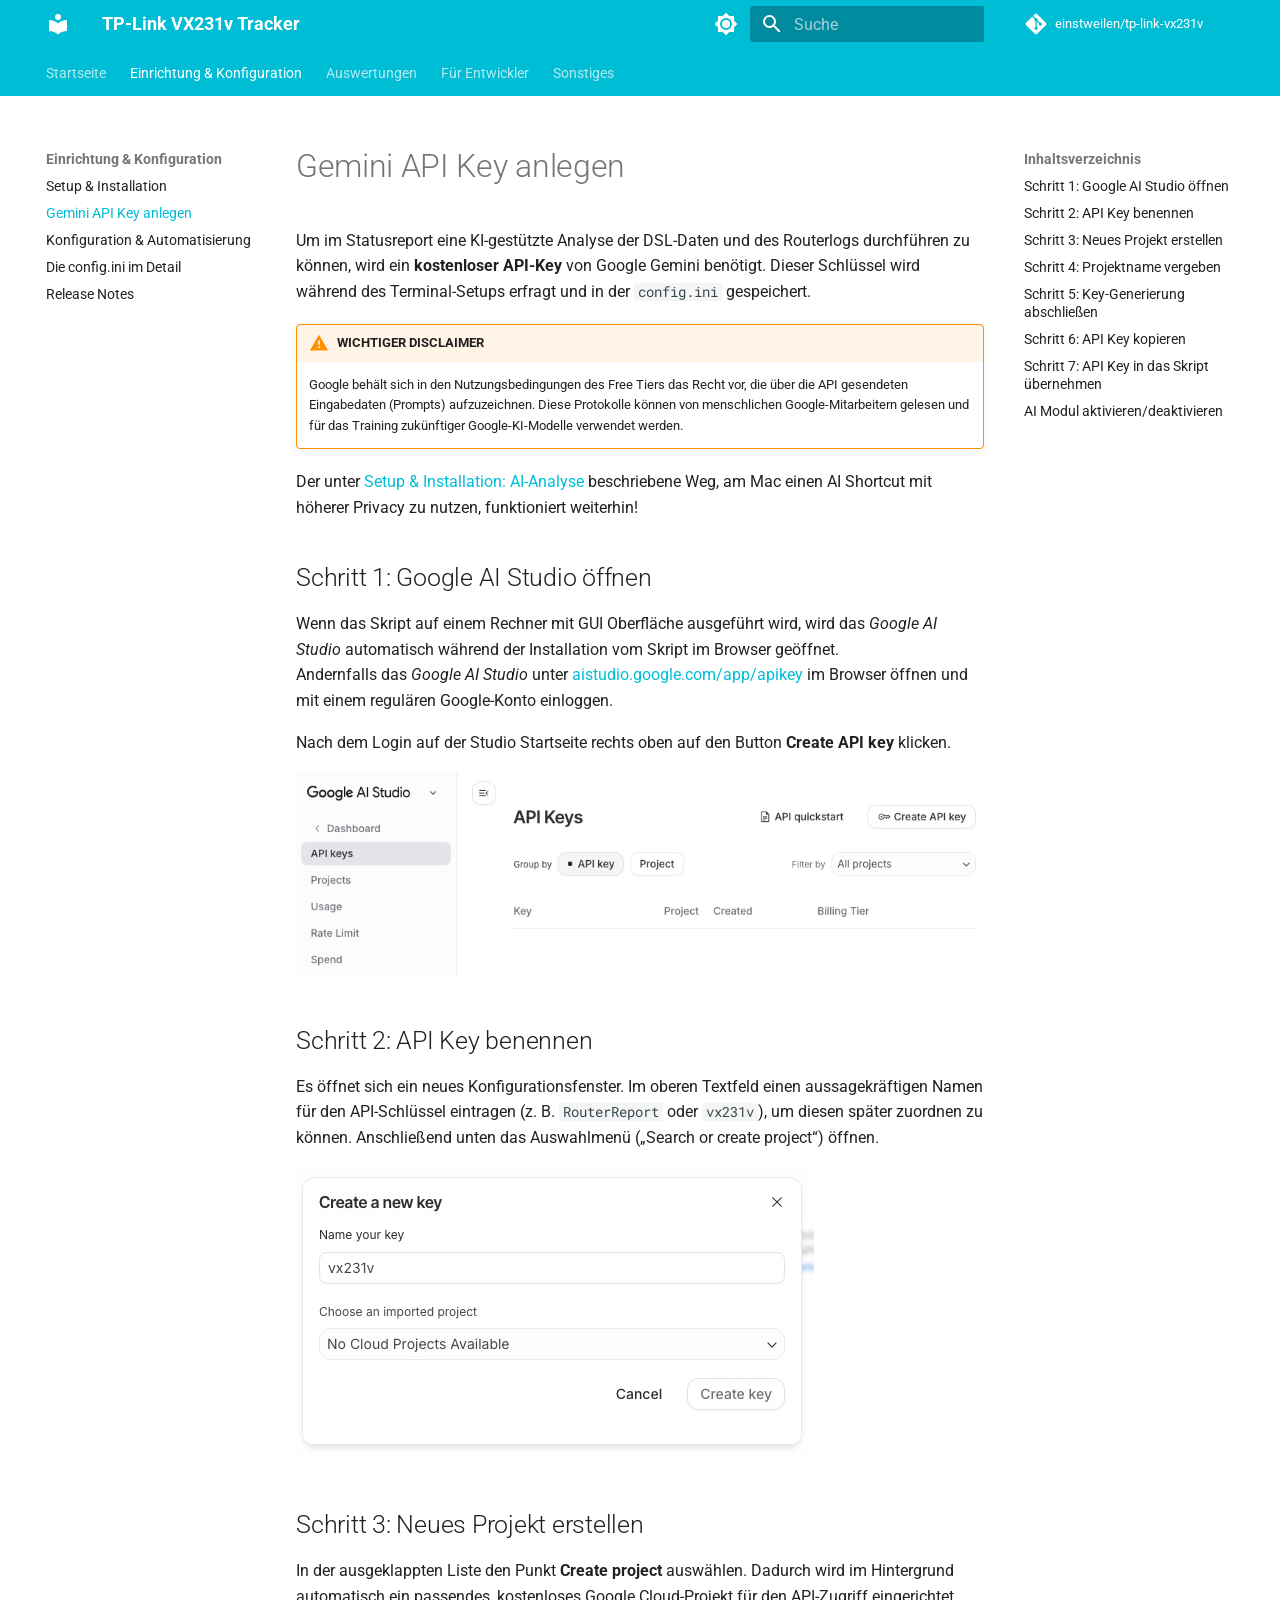
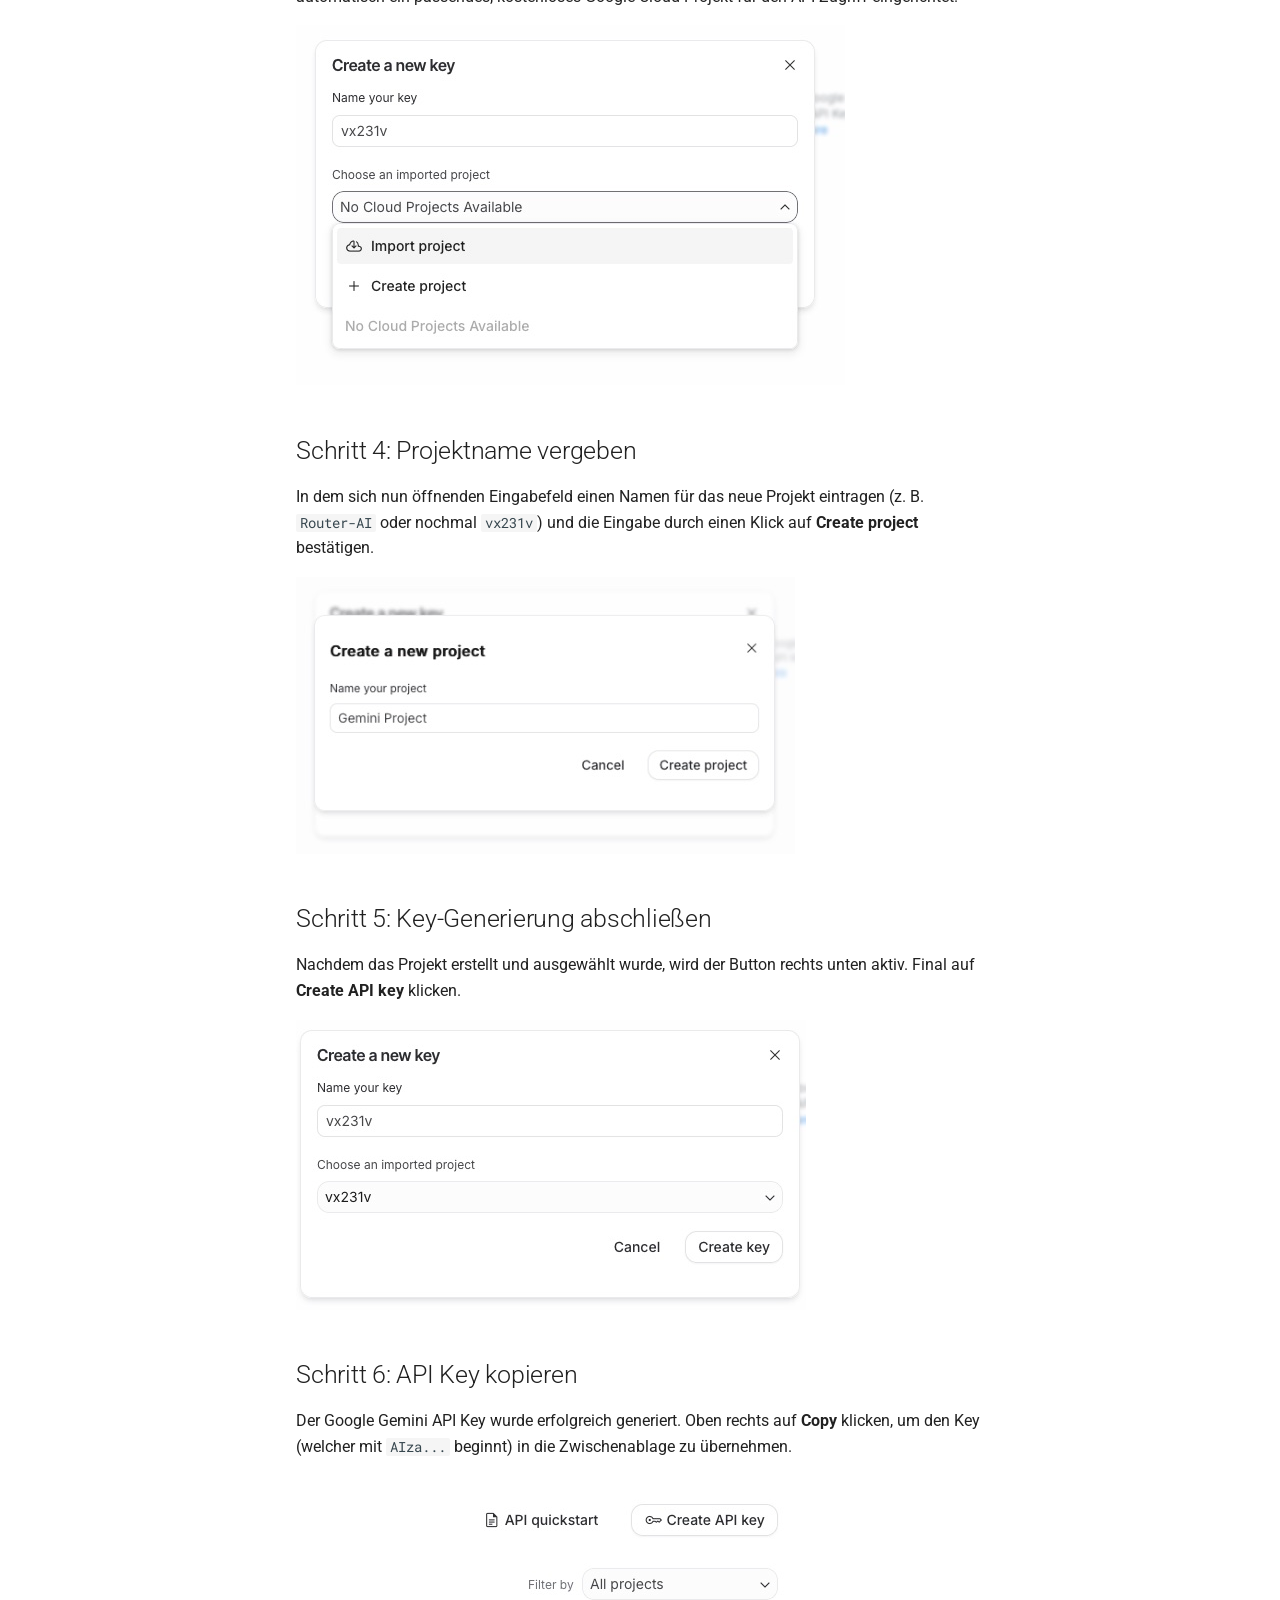
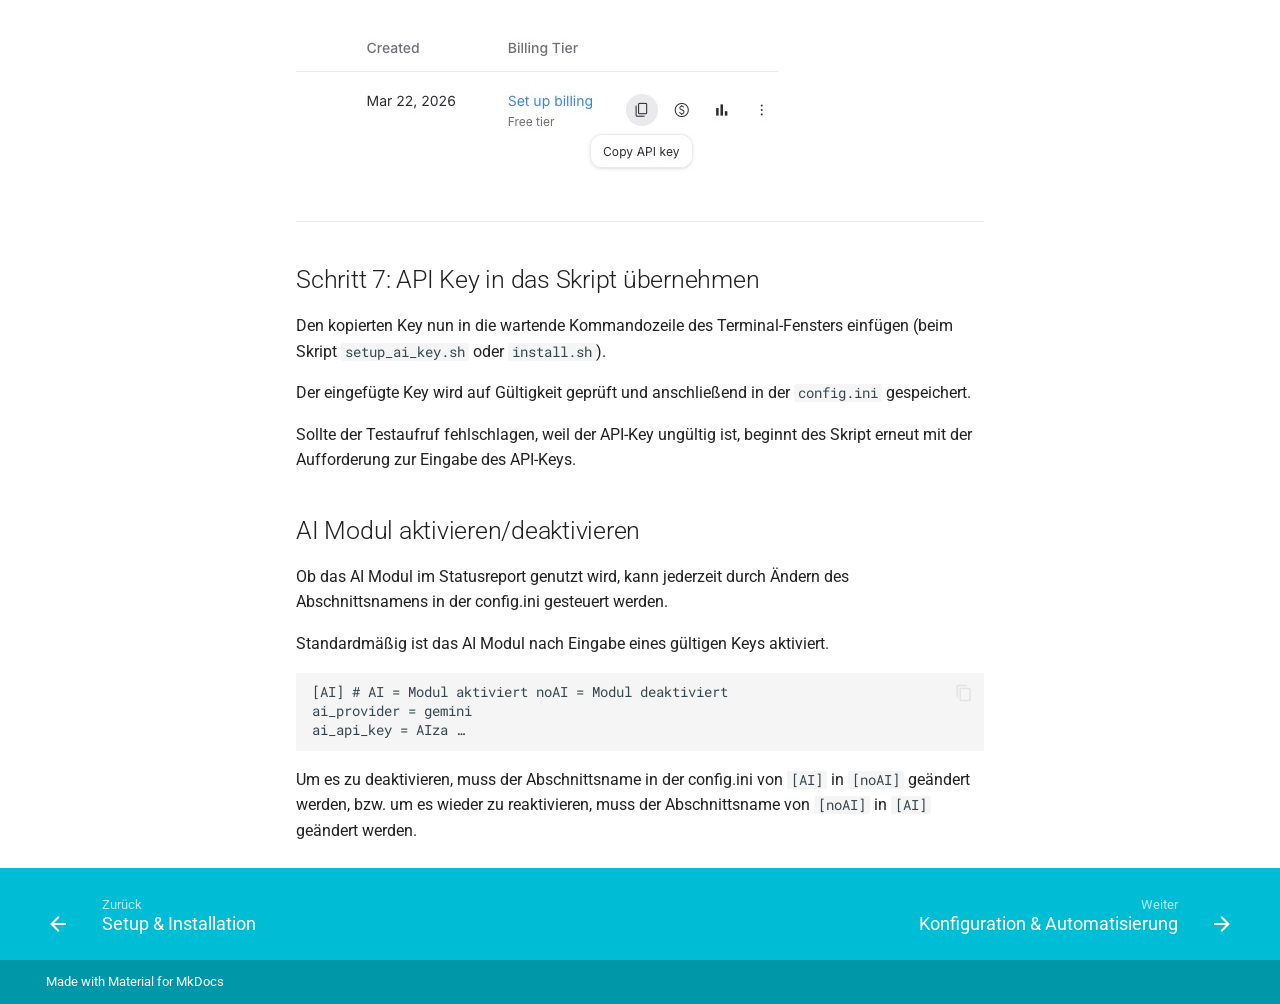
<file: setup/gemini_api_key/index.html>
<!doctype html>
<html lang="de" class="no-js">
  <head>
    
      <meta charset="utf-8">
      <meta name="viewport" content="width=device-width,initial-scale=1">
      
      
      
      
        <link rel="prev" href="../">
      
      
        <link rel="next" href="../../konfiguration/">
      
      
        
      
      
      <link rel="icon" href="../../assets/images/favicon.png">
      <meta name="generator" content="mkdocs-1.6.1, mkdocs-material-9.7.7">
    
    
      
        <title>Gemini API Key anlegen - TP-Link VX231v Tracker</title>
      
    
    
      <link rel="stylesheet" href="../../assets/stylesheets/main.ec1eaa64.min.css">
      
        
        <link rel="stylesheet" href="../../assets/stylesheets/palette.ab4e12ef.min.css">
      
      


    
    
      
    
    
      
        
        
        <link rel="preconnect" href="https://fonts.gstatic.com" crossorigin>
        <link rel="stylesheet" href="https://fonts.googleapis.com/css?family=Roboto:300,300i,400,400i,700,700i%7CRoboto+Mono:400,400i,700,700i&display=fallback">
        <style>:root{--md-text-font:"Roboto";--md-code-font:"Roboto Mono"}</style>
      
    
    
      <link rel="stylesheet" href="../../stylesheets/extra.css">
    
    <script>__md_scope=new URL("../..",location),__md_hash=e=>[...e].reduce(((e,_)=>(e<<5)-e+_.charCodeAt(0)),0),__md_get=(e,_=localStorage,t=__md_scope)=>JSON.parse(_.getItem(t.pathname+"."+e)),__md_set=(e,_,t=localStorage,a=__md_scope)=>{try{t.setItem(a.pathname+"."+e,JSON.stringify(_))}catch(e){}}</script>
    
      

    
    
  </head>
  
  
    
    
      
    
    
    
    
    <body dir="ltr" data-md-color-scheme="default" data-md-color-primary="cyan" data-md-color-accent="cyan">
  
    
    <input class="md-toggle" data-md-toggle="drawer" type="checkbox" id="__drawer" autocomplete="off">
    <input class="md-toggle" data-md-toggle="search" type="checkbox" id="__search" autocomplete="off">
    <label class="md-overlay" for="__drawer"></label>
    <div data-md-component="skip">
      
        
        <a href="#gemini-api-key-anlegen" class="md-skip">
          Zum Inhalt
        </a>
      
    </div>
    <div data-md-component="announce">
      
    </div>
    
    
      

<header class="md-header" data-md-component="header">
  <nav class="md-header__inner md-grid" aria-label="Kopfzeile">
    <a href="../.." title="TP-Link VX231v Tracker" class="md-header__button md-logo" aria-label="TP-Link VX231v Tracker" data-md-component="logo">
      
  
  <svg xmlns="http://www.w3.org/2000/svg" viewBox="0 0 24 24"><path d="M12 8a3 3 0 0 0 3-3 3 3 0 0 0-3-3 3 3 0 0 0-3 3 3 3 0 0 0 3 3m0 3.54C9.64 9.35 6.5 8 3 8v11c3.5 0 6.64 1.35 9 3.54 2.36-2.19 5.5-3.54 9-3.54V8c-3.5 0-6.64 1.35-9 3.54"/></svg>

    </a>
    <label class="md-header__button md-icon" for="__drawer">
      
      <svg xmlns="http://www.w3.org/2000/svg" viewBox="0 0 24 24"><path d="M3 6h18v2H3zm0 5h18v2H3zm0 5h18v2H3z"/></svg>
    </label>
    <div class="md-header__title" data-md-component="header-title">
      <div class="md-header__ellipsis">
        <div class="md-header__topic">
          <span class="md-ellipsis">
            TP-Link VX231v Tracker
          </span>
        </div>
        <div class="md-header__topic" data-md-component="header-topic">
          <span class="md-ellipsis">
            
              Gemini API Key anlegen
            
          </span>
        </div>
      </div>
    </div>
    
      
        <form class="md-header__option" data-md-component="palette">
  
    
    
    
    <input class="md-option" data-md-color-media="" data-md-color-scheme="default" data-md-color-primary="cyan" data-md-color-accent="cyan"  aria-label="In den Dark Mode wechseln"  type="radio" name="__palette" id="__palette_0">
    
      <label class="md-header__button md-icon" title="In den Dark Mode wechseln" for="__palette_1" hidden>
        <svg xmlns="http://www.w3.org/2000/svg" viewBox="0 0 24 24"><path d="M12 8a4 4 0 0 0-4 4 4 4 0 0 0 4 4 4 4 0 0 0 4-4 4 4 0 0 0-4-4m0 10a6 6 0 0 1-6-6 6 6 0 0 1 6-6 6 6 0 0 1 6 6 6 6 0 0 1-6 6m8-9.31V4h-4.69L12 .69 8.69 4H4v4.69L.69 12 4 15.31V20h4.69L12 23.31 15.31 20H20v-4.69L23.31 12z"/></svg>
      </label>
    
  
    
    
    
    <input class="md-option" data-md-color-media="" data-md-color-scheme="slate" data-md-color-primary="cyan" data-md-color-accent="cyan"  aria-label="In den Light Mode wechseln"  type="radio" name="__palette" id="__palette_1">
    
      <label class="md-header__button md-icon" title="In den Light Mode wechseln" for="__palette_0" hidden>
        <svg xmlns="http://www.w3.org/2000/svg" viewBox="0 0 24 24"><path d="M12 18c-.89 0-1.74-.2-2.5-.55C11.56 16.5 13 14.42 13 12s-1.44-4.5-3.5-5.45C10.26 6.2 11.11 6 12 6a6 6 0 0 1 6 6 6 6 0 0 1-6 6m8-9.31V4h-4.69L12 .69 8.69 4H4v4.69L.69 12 4 15.31V20h4.69L12 23.31 15.31 20H20v-4.69L23.31 12z"/></svg>
      </label>
    
  
</form>
      
    
    
      <script>var palette=__md_get("__palette");if(palette&&palette.color){if("(prefers-color-scheme)"===palette.color.media){var media=matchMedia("(prefers-color-scheme: light)"),input=document.querySelector(media.matches?"[data-md-color-media='(prefers-color-scheme: light)']":"[data-md-color-media='(prefers-color-scheme: dark)']");palette.color.media=input.getAttribute("data-md-color-media"),palette.color.scheme=input.getAttribute("data-md-color-scheme"),palette.color.primary=input.getAttribute("data-md-color-primary"),palette.color.accent=input.getAttribute("data-md-color-accent")}for(var[key,value]of Object.entries(palette.color))document.body.setAttribute("data-md-color-"+key,value)}</script>
    
    
    
      
      
        <label class="md-header__button md-icon" for="__search">
          
          <svg xmlns="http://www.w3.org/2000/svg" viewBox="0 0 24 24"><path d="M9.5 3A6.5 6.5 0 0 1 16 9.5c0 1.61-.59 3.09-1.56 4.23l.27.27h.79l5 5-1.5 1.5-5-5v-.79l-.27-.27A6.52 6.52 0 0 1 9.5 16 6.5 6.5 0 0 1 3 9.5 6.5 6.5 0 0 1 9.5 3m0 2C7 5 5 7 5 9.5S7 14 9.5 14 14 12 14 9.5 12 5 9.5 5"/></svg>
        </label>
        <div class="md-search" data-md-component="search" role="dialog">
  <label class="md-search__overlay" for="__search"></label>
  <div class="md-search__inner" role="search">
    <form class="md-search__form" name="search">
      <input type="text" class="md-search__input" name="query" aria-label="Suche" placeholder="Suche" autocapitalize="off" autocorrect="off" autocomplete="off" spellcheck="false" data-md-component="search-query" required>
      <label class="md-search__icon md-icon" for="__search">
        
        <svg xmlns="http://www.w3.org/2000/svg" viewBox="0 0 24 24"><path d="M9.5 3A6.5 6.5 0 0 1 16 9.5c0 1.61-.59 3.09-1.56 4.23l.27.27h.79l5 5-1.5 1.5-5-5v-.79l-.27-.27A6.52 6.52 0 0 1 9.5 16 6.5 6.5 0 0 1 3 9.5 6.5 6.5 0 0 1 9.5 3m0 2C7 5 5 7 5 9.5S7 14 9.5 14 14 12 14 9.5 12 5 9.5 5"/></svg>
        
        <svg xmlns="http://www.w3.org/2000/svg" viewBox="0 0 24 24"><path d="M20 11v2H8l5.5 5.5-1.42 1.42L4.16 12l7.92-7.92L13.5 5.5 8 11z"/></svg>
      </label>
      <nav class="md-search__options" aria-label="Suche">
        
        <button type="reset" class="md-search__icon md-icon" title="Zurücksetzen" aria-label="Zurücksetzen" tabindex="-1">
          
          <svg xmlns="http://www.w3.org/2000/svg" viewBox="0 0 24 24"><path d="M19 6.41 17.59 5 12 10.59 6.41 5 5 6.41 10.59 12 5 17.59 6.41 19 12 13.41 17.59 19 19 17.59 13.41 12z"/></svg>
        </button>
      </nav>
      
        <div class="md-search__suggest" data-md-component="search-suggest"></div>
      
    </form>
    <div class="md-search__output">
      <div class="md-search__scrollwrap" tabindex="0" data-md-scrollfix>
        <div class="md-search-result" data-md-component="search-result">
          <div class="md-search-result__meta">
            Suche wird initialisiert
          </div>
          <ol class="md-search-result__list" role="presentation"></ol>
        </div>
      </div>
    </div>
  </div>
</div>
      
    
    
      <div class="md-header__source">
        <a href="https://github.com/einstweilen/tp-link-vx231v" title="Zum Repository" class="md-source" data-md-component="source">
  <div class="md-source__icon md-icon">
    
    <svg xmlns="http://www.w3.org/2000/svg" viewBox="0 0 448 512"><!--! Font Awesome Free 7.1.0 by @fontawesome - https://fontawesome.com License - https://fontawesome.com/license/free (Icons: CC BY 4.0, Fonts: SIL OFL 1.1, Code: MIT License) Copyright 2025 Fonticons, Inc.--><path d="M439.6 236.1 244 40.5c-5.4-5.5-12.8-8.5-20.4-8.5s-15 3-20.4 8.4L162.5 81l51.5 51.5c27.1-9.1 52.7 16.8 43.4 43.7l49.7 49.7c34.2-11.8 61.2 31 35.5 56.7-26.5 26.5-70.2-2.9-56-37.3L240.3 199v121.9c25.3 12.5 22.3 41.8 9.1 55-6.4 6.4-15.2 10.1-24.3 10.1s-17.8-3.6-24.3-10.1c-17.6-17.6-11.1-46.9 11.2-56v-123c-20.8-8.5-24.6-30.7-18.6-45L142.6 101 8.5 235.1C3 240.6 0 247.9 0 255.5s3 15 8.5 20.4l195.6 195.7c5.4 5.4 12.7 8.4 20.4 8.4s15-3 20.4-8.4l194.7-194.7c5.4-5.4 8.4-12.8 8.4-20.4s-3-15-8.4-20.4"/></svg>
  </div>
  <div class="md-source__repository">
    einstweilen/tp-link-vx231v
  </div>
</a>
      </div>
    
  </nav>
  
</header>
    
    <div class="md-container" data-md-component="container">
      
      
        
          
            
<nav class="md-tabs" aria-label="Hauptnavigation" data-md-component="tabs">
  <div class="md-grid">
    <ul class="md-tabs__list">
      
        
  
  
  
  
    <li class="md-tabs__item">
      <a href="../.." class="md-tabs__link">
        
  
  
    
  
  Startseite

      </a>
    </li>
  

      
        
  
  
  
    
  
  
    
    
      <li class="md-tabs__item md-tabs__item--active">
        <a href="../" class="md-tabs__link">
          
  
  
  Einrichtung & Konfiguration

        </a>
      </li>
    
  

      
        
  
  
  
  
    
    
      <li class="md-tabs__item">
        <a href="../../report/" class="md-tabs__link">
          
  
  
  Auswertungen

        </a>
      </li>
    
  

      
        
  
  
  
  
    
    
      <li class="md-tabs__item">
        <a href="../../oid-referenz/" class="md-tabs__link">
          
  
  
  Für Entwickler

        </a>
      </li>
    
  

      
        
  
  
  
  
    
    
      <li class="md-tabs__item">
        <a href="../../lokalisierung/" class="md-tabs__link">
          
  
  
  Sonstiges

        </a>
      </li>
    
  

      
    </ul>
  </div>
</nav>
          
        
      
      <main class="md-main" data-md-component="main">
        <div class="md-main__inner md-grid">
          
            
              
              <div class="md-sidebar md-sidebar--primary" data-md-component="sidebar" data-md-type="navigation" >
                <div class="md-sidebar__scrollwrap">
                  <div class="md-sidebar__inner">
                    


  


<nav class="md-nav md-nav--primary md-nav--lifted" aria-label="Navigation" data-md-level="0">
  <label class="md-nav__title" for="__drawer">
    <a href="../.." title="TP-Link VX231v Tracker" class="md-nav__button md-logo" aria-label="TP-Link VX231v Tracker" data-md-component="logo">
      
  
  <svg xmlns="http://www.w3.org/2000/svg" viewBox="0 0 24 24"><path d="M12 8a3 3 0 0 0 3-3 3 3 0 0 0-3-3 3 3 0 0 0-3 3 3 3 0 0 0 3 3m0 3.54C9.64 9.35 6.5 8 3 8v11c3.5 0 6.64 1.35 9 3.54 2.36-2.19 5.5-3.54 9-3.54V8c-3.5 0-6.64 1.35-9 3.54"/></svg>

    </a>
    TP-Link VX231v Tracker
  </label>
  
    <div class="md-nav__source">
      <a href="https://github.com/einstweilen/tp-link-vx231v" title="Zum Repository" class="md-source" data-md-component="source">
  <div class="md-source__icon md-icon">
    
    <svg xmlns="http://www.w3.org/2000/svg" viewBox="0 0 448 512"><!--! Font Awesome Free 7.1.0 by @fontawesome - https://fontawesome.com License - https://fontawesome.com/license/free (Icons: CC BY 4.0, Fonts: SIL OFL 1.1, Code: MIT License) Copyright 2025 Fonticons, Inc.--><path d="M439.6 236.1 244 40.5c-5.4-5.5-12.8-8.5-20.4-8.5s-15 3-20.4 8.4L162.5 81l51.5 51.5c27.1-9.1 52.7 16.8 43.4 43.7l49.7 49.7c34.2-11.8 61.2 31 35.5 56.7-26.5 26.5-70.2-2.9-56-37.3L240.3 199v121.9c25.3 12.5 22.3 41.8 9.1 55-6.4 6.4-15.2 10.1-24.3 10.1s-17.8-3.6-24.3-10.1c-17.6-17.6-11.1-46.9 11.2-56v-123c-20.8-8.5-24.6-30.7-18.6-45L142.6 101 8.5 235.1C3 240.6 0 247.9 0 255.5s3 15 8.5 20.4l195.6 195.7c5.4 5.4 12.7 8.4 20.4 8.4s15-3 20.4-8.4l194.7-194.7c5.4-5.4 8.4-12.8 8.4-20.4s-3-15-8.4-20.4"/></svg>
  </div>
  <div class="md-source__repository">
    einstweilen/tp-link-vx231v
  </div>
</a>
    </div>
  
  <ul class="md-nav__list" data-md-scrollfix>
    
      
      
  
  
  
  
    <li class="md-nav__item">
      <a href="../.." class="md-nav__link">
        
  
  
  <span class="md-ellipsis">
    
  
    Startseite
  

    
  </span>
  
  

      </a>
    </li>
  

    
      
      
  
  
    
  
  
  
    
    
    
    
      
        
        
      
      
        
      
    
    
    <li class="md-nav__item md-nav__item--active md-nav__item--section md-nav__item--nested">
      
        
        
        <input class="md-nav__toggle md-toggle " type="checkbox" id="__nav_2" checked>
        
          
          <label class="md-nav__link" for="__nav_2" id="__nav_2_label" tabindex="">
            
  
  
  <span class="md-ellipsis">
    
  
    Einrichtung & Konfiguration
  

    
  </span>
  
  

            <span class="md-nav__icon md-icon"></span>
          </label>
        
        <nav class="md-nav" data-md-level="1" aria-labelledby="__nav_2_label" aria-expanded="true">
          <label class="md-nav__title" for="__nav_2">
            <span class="md-nav__icon md-icon"></span>
            
  
    Einrichtung & Konfiguration
  

          </label>
          <ul class="md-nav__list" data-md-scrollfix>
            
              
                
  
  
  
  
    <li class="md-nav__item">
      <a href="../" class="md-nav__link">
        
  
  
  <span class="md-ellipsis">
    
  
    Setup & Installation
  

    
  </span>
  
  

      </a>
    </li>
  

              
            
              
                
  
  
    
  
  
  
    <li class="md-nav__item md-nav__item--active">
      
      <input class="md-nav__toggle md-toggle" type="checkbox" id="__toc">
      
      
        
      
      
        <label class="md-nav__link md-nav__link--active" for="__toc">
          
  
  
  <span class="md-ellipsis">
    
  
    Gemini API Key anlegen
  

    
  </span>
  
  

          <span class="md-nav__icon md-icon"></span>
        </label>
      
      <a href="./" class="md-nav__link md-nav__link--active">
        
  
  
  <span class="md-ellipsis">
    
  
    Gemini API Key anlegen
  

    
  </span>
  
  

      </a>
      
        

<nav class="md-nav md-nav--secondary" aria-label="Inhaltsverzeichnis">
  
  
  
    
  
  
    <label class="md-nav__title" for="__toc">
      <span class="md-nav__icon md-icon"></span>
      Inhaltsverzeichnis
    </label>
    <ul class="md-nav__list" data-md-component="toc" data-md-scrollfix>
      
        <li class="md-nav__item">
  <a href="#schritt-1-google-ai-studio-offnen" class="md-nav__link">
    <span class="md-ellipsis">
      
        Schritt 1: Google AI Studio öffnen
      
    </span>
  </a>
  
</li>
      
        <li class="md-nav__item">
  <a href="#schritt-2-api-key-benennen" class="md-nav__link">
    <span class="md-ellipsis">
      
        Schritt 2: API Key benennen
      
    </span>
  </a>
  
</li>
      
        <li class="md-nav__item">
  <a href="#schritt-3-neues-projekt-erstellen" class="md-nav__link">
    <span class="md-ellipsis">
      
        Schritt 3: Neues Projekt erstellen
      
    </span>
  </a>
  
</li>
      
        <li class="md-nav__item">
  <a href="#schritt-4-projektname-vergeben" class="md-nav__link">
    <span class="md-ellipsis">
      
        Schritt 4: Projektname vergeben
      
    </span>
  </a>
  
</li>
      
        <li class="md-nav__item">
  <a href="#schritt-5-key-generierung-abschlieen" class="md-nav__link">
    <span class="md-ellipsis">
      
        Schritt 5: Key-Generierung abschließen
      
    </span>
  </a>
  
</li>
      
        <li class="md-nav__item">
  <a href="#schritt-6-api-key-kopieren" class="md-nav__link">
    <span class="md-ellipsis">
      
        Schritt 6: API Key kopieren
      
    </span>
  </a>
  
</li>
      
        <li class="md-nav__item">
  <a href="#schritt-7-api-key-in-das-skript-ubernehmen" class="md-nav__link">
    <span class="md-ellipsis">
      
        Schritt 7: API Key in das Skript übernehmen
      
    </span>
  </a>
  
</li>
      
        <li class="md-nav__item">
  <a href="#ai-modul-aktivierendeaktivieren" class="md-nav__link">
    <span class="md-ellipsis">
      
        AI Modul aktivieren/deaktivieren
      
    </span>
  </a>
  
</li>
      
    </ul>
  
</nav>
      
    </li>
  

              
            
              
                
  
  
  
  
    <li class="md-nav__item">
      <a href="../../konfiguration/" class="md-nav__link">
        
  
  
  <span class="md-ellipsis">
    
  
    Konfiguration & Automatisierung
  

    
  </span>
  
  

      </a>
    </li>
  

              
            
              
                
  
  
  
  
    <li class="md-nav__item">
      <a href="../../config-details/" class="md-nav__link">
        
  
  
  <span class="md-ellipsis">
    
  
    Die config.ini im Detail
  

    
  </span>
  
  

      </a>
    </li>
  

              
            
              
                
  
  
  
  
    <li class="md-nav__item">
      <a href="../../release-notes/" class="md-nav__link">
        
  
  
  <span class="md-ellipsis">
    
  
    Release Notes
  

    
  </span>
  
  

      </a>
    </li>
  

              
            
          </ul>
        </nav>
      
    </li>
  

    
      
      
  
  
  
  
    
    
    
    
      
      
        
      
    
    
    <li class="md-nav__item md-nav__item--nested">
      
        
        
        <input class="md-nav__toggle md-toggle " type="checkbox" id="__nav_3" >
        
          
          <label class="md-nav__link" for="__nav_3" id="__nav_3_label" tabindex="0">
            
  
  
  <span class="md-ellipsis">
    
  
    Auswertungen
  

    
  </span>
  
  

            <span class="md-nav__icon md-icon"></span>
          </label>
        
        <nav class="md-nav" data-md-level="1" aria-labelledby="__nav_3_label" aria-expanded="false">
          <label class="md-nav__title" for="__nav_3">
            <span class="md-nav__icon md-icon"></span>
            
  
    Auswertungen
  

          </label>
          <ul class="md-nav__list" data-md-scrollfix>
            
              
                
  
  
  
  
    <li class="md-nav__item">
      <a href="../../report/" class="md-nav__link">
        
  
  
  <span class="md-ellipsis">
    
  
    Statusreport
  

    
  </span>
  
  

      </a>
    </li>
  

              
            
              
                
  
  
  
  
    <li class="md-nav__item">
      <a href="../../dashboard/" class="md-nav__link">
        
  
  
  <span class="md-ellipsis">
    
  
    Browser-Dashboard
  

    
  </span>
  
  

      </a>
    </li>
  

              
            
          </ul>
        </nav>
      
    </li>
  

    
      
      
  
  
  
  
    
    
    
    
      
      
        
      
    
    
    <li class="md-nav__item md-nav__item--nested">
      
        
        
        <input class="md-nav__toggle md-toggle " type="checkbox" id="__nav_4" >
        
          
          <label class="md-nav__link" for="__nav_4" id="__nav_4_label" tabindex="0">
            
  
  
  <span class="md-ellipsis">
    
  
    Für Entwickler
  

    
  </span>
  
  

            <span class="md-nav__icon md-icon"></span>
          </label>
        
        <nav class="md-nav" data-md-level="1" aria-labelledby="__nav_4_label" aria-expanded="false">
          <label class="md-nav__title" for="__nav_4">
            <span class="md-nav__icon md-icon"></span>
            
  
    Für Entwickler
  

          </label>
          <ul class="md-nav__list" data-md-scrollfix>
            
              
                
  
  
  
  
    <li class="md-nav__item">
      <a href="../../oid-referenz/" class="md-nav__link">
        
  
  
  <span class="md-ellipsis">
    
  
    OID-Referenz (Datenmodell)
  

    
  </span>
  
  

      </a>
    </li>
  

              
            
          </ul>
        </nav>
      
    </li>
  

    
      
      
  
  
  
  
    
    
    
    
      
      
        
      
    
    
    <li class="md-nav__item md-nav__item--nested">
      
        
        
        <input class="md-nav__toggle md-toggle " type="checkbox" id="__nav_5" >
        
          
          <label class="md-nav__link" for="__nav_5" id="__nav_5_label" tabindex="0">
            
  
  
  <span class="md-ellipsis">
    
  
    Sonstiges
  

    
  </span>
  
  

            <span class="md-nav__icon md-icon"></span>
          </label>
        
        <nav class="md-nav" data-md-level="1" aria-labelledby="__nav_5_label" aria-expanded="false">
          <label class="md-nav__title" for="__nav_5">
            <span class="md-nav__icon md-icon"></span>
            
  
    Sonstiges
  

          </label>
          <ul class="md-nav__list" data-md-scrollfix>
            
              
                
  
  
  
  
    <li class="md-nav__item">
      <a href="../../lokalisierung/" class="md-nav__link">
        
  
  
  <span class="md-ellipsis">
    
  
    Lokalisierung
  

    
  </span>
  
  

      </a>
    </li>
  

              
            
          </ul>
        </nav>
      
    </li>
  

    
  </ul>
</nav>
                  </div>
                </div>
              </div>
            
            
              
              <div class="md-sidebar md-sidebar--secondary" data-md-component="sidebar" data-md-type="toc" >
                <div class="md-sidebar__scrollwrap">
                  <div class="md-sidebar__inner">
                    

<nav class="md-nav md-nav--secondary" aria-label="Inhaltsverzeichnis">
  
  
  
    
  
  
    <label class="md-nav__title" for="__toc">
      <span class="md-nav__icon md-icon"></span>
      Inhaltsverzeichnis
    </label>
    <ul class="md-nav__list" data-md-component="toc" data-md-scrollfix>
      
        <li class="md-nav__item">
  <a href="#schritt-1-google-ai-studio-offnen" class="md-nav__link">
    <span class="md-ellipsis">
      
        Schritt 1: Google AI Studio öffnen
      
    </span>
  </a>
  
</li>
      
        <li class="md-nav__item">
  <a href="#schritt-2-api-key-benennen" class="md-nav__link">
    <span class="md-ellipsis">
      
        Schritt 2: API Key benennen
      
    </span>
  </a>
  
</li>
      
        <li class="md-nav__item">
  <a href="#schritt-3-neues-projekt-erstellen" class="md-nav__link">
    <span class="md-ellipsis">
      
        Schritt 3: Neues Projekt erstellen
      
    </span>
  </a>
  
</li>
      
        <li class="md-nav__item">
  <a href="#schritt-4-projektname-vergeben" class="md-nav__link">
    <span class="md-ellipsis">
      
        Schritt 4: Projektname vergeben
      
    </span>
  </a>
  
</li>
      
        <li class="md-nav__item">
  <a href="#schritt-5-key-generierung-abschlieen" class="md-nav__link">
    <span class="md-ellipsis">
      
        Schritt 5: Key-Generierung abschließen
      
    </span>
  </a>
  
</li>
      
        <li class="md-nav__item">
  <a href="#schritt-6-api-key-kopieren" class="md-nav__link">
    <span class="md-ellipsis">
      
        Schritt 6: API Key kopieren
      
    </span>
  </a>
  
</li>
      
        <li class="md-nav__item">
  <a href="#schritt-7-api-key-in-das-skript-ubernehmen" class="md-nav__link">
    <span class="md-ellipsis">
      
        Schritt 7: API Key in das Skript übernehmen
      
    </span>
  </a>
  
</li>
      
        <li class="md-nav__item">
  <a href="#ai-modul-aktivierendeaktivieren" class="md-nav__link">
    <span class="md-ellipsis">
      
        AI Modul aktivieren/deaktivieren
      
    </span>
  </a>
  
</li>
      
    </ul>
  
</nav>
                  </div>
                </div>
              </div>
            
          
          
            <div class="md-content" data-md-component="content">
              
              <article class="md-content__inner md-typeset">
                
                  


  
  


<h1 id="gemini-api-key-anlegen">Gemini API Key anlegen</h1>
<p>Um im Statusreport eine KI-gestützte Analyse der DSL-Daten und des Routerlogs durchführen zu können, wird ein <strong>kostenloser API-Key</strong> von Google Gemini benötigt. Dieser Schlüssel wird während des Terminal-Setups erfragt und in der <code>config.ini</code> gespeichert.</p>
<div class="admonition warning">
<p class="admonition-title">WICHTIGER DISCLAIMER</p>
<p>Google behält sich in den Nutzungsbedingungen des Free Tiers das Recht vor, die über die API gesendeten Eingabedaten (Prompts) aufzuzeichnen. Diese Protokolle können von menschlichen Google-Mitarbeitern gelesen und für das Training zukünftiger Google-KI-Modelle verwendet werden.</p>
</div>
<p>Der unter <a href="../#option-2-manuelle-einrichtung-und-konfiguration">Setup &amp; Installation: AI-Analyse</a> beschriebene Weg, am Mac einen AI Shortcut mit höherer Privacy zu nutzen, funktioniert weiterhin!</p>
<h2 id="schritt-1-google-ai-studio-offnen">Schritt 1: Google AI Studio öffnen</h2>
<p>Wenn das Skript auf einem Rechner mit GUI Oberfläche ausgeführt wird, wird das <em>Google AI Studio</em> automatisch während der Installation vom Skript im Browser geöffnet.<br>
Andernfalls das <em>Google AI Studio</em> unter <a href="https://aistudio.google.com/app/apikey">aistudio.google.com/app/apikey</a> im Browser öffnen und mit einem regulären Google-Konto einloggen.</p>
<p>Nach dem Login auf der Studio Startseite rechts oben auf den Button <strong>Create API key</strong> klicken.</p>
<p><img alt="Create API Key Button" src="../../images/ai-01-gemini.jpeg" /></p>
<h2 id="schritt-2-api-key-benennen">Schritt 2: API Key benennen</h2>
<p>Es öffnet sich ein neues Konfigurationsfenster. 
Im oberen Textfeld einen aussagekräftigen Namen für den API-Schlüssel eintragen (z. B. <code>RouterReport</code> oder <code>vx231v</code>), um diesen später zuordnen zu können. 
Anschließend unten das Auswahlmenü („Search or create project“) öffnen.</p>
<p><img alt="API Key benennen" src="../../images/ai-02-gemini.jpeg" /></p>
<h2 id="schritt-3-neues-projekt-erstellen">Schritt 3: Neues Projekt erstellen</h2>
<p>In der ausgeklappten Liste den Punkt <strong>Create project</strong> auswählen. Dadurch wird im Hintergrund automatisch ein passendes, kostenloses Google Cloud-Projekt für den API-Zugriff eingerichtet.</p>
<p><img alt="Create project auswählen" src="../../images/ai-03-gemini.jpeg" /></p>
<h2 id="schritt-4-projektname-vergeben">Schritt 4: Projektname vergeben</h2>
<p>In dem sich nun öffnenden Eingabefeld einen Namen für das neue Projekt eintragen (z. B. <code>Router-AI</code> oder nochmal <code>vx231v</code>) und die Eingabe durch einen Klick auf <strong>Create project</strong> bestätigen.</p>
<p><img alt="Projekt benennen" src="../../images/ai-04-gemini.jpeg" /></p>
<h2 id="schritt-5-key-generierung-abschlieen">Schritt 5: Key-Generierung abschließen</h2>
<p>Nachdem das Projekt erstellt und ausgewählt wurde, wird der Button rechts unten aktiv. Final auf <strong>Create API key</strong> klicken.</p>
<p><img alt="Create API Key abschließen" src="../../images/ai-05-gemini.jpeg" /></p>
<h2 id="schritt-6-api-key-kopieren">Schritt 6: API Key kopieren</h2>
<p>Der Google Gemini API Key wurde erfolgreich generiert. 
Oben rechts auf <strong>Copy</strong> klicken, um den Key (welcher mit <code>AIza...</code> beginnt) in die Zwischenablage zu übernehmen.</p>
<p><img alt="API Key kopieren" src="../../images/ai-06-gemini.jpeg" /></p>
<hr />
<h2 id="schritt-7-api-key-in-das-skript-ubernehmen">Schritt 7: API Key in das Skript übernehmen</h2>
<p>Den kopierten Key nun in die wartende Kommandozeile des Terminal-Fensters einfügen (beim Skript <code>setup_ai_key.sh</code> oder <code>install.sh</code>).</p>
<p>Der eingefügte Key wird auf Gültigkeit geprüft und anschließend in der <code>config.ini</code> gespeichert.</p>
<p>Sollte der Testaufruf fehlschlagen, weil der API-Key ungültig ist, beginnt des Skript erneut mit der Aufforderung zur Eingabe des API-Keys.</p>
<h2 id="ai-modul-aktivierendeaktivieren">AI Modul aktivieren/deaktivieren</h2>
<p>Ob das AI Modul im Statusreport genutzt wird, kann jederzeit durch Ändern des Abschnittsnamens in der config.ini gesteuert werden.</p>
<p>Standardmäßig ist das AI Modul nach Eingabe eines gültigen Keys aktiviert.<br></p>
<div class="highlight"><pre><span></span><code><a id="__codelineno-0-1" name="__codelineno-0-1" href="#__codelineno-0-1"></a>[AI] # AI = Modul aktiviert noAI = Modul deaktiviert
<a id="__codelineno-0-2" name="__codelineno-0-2" href="#__codelineno-0-2"></a>ai_provider = gemini
<a id="__codelineno-0-3" name="__codelineno-0-3" href="#__codelineno-0-3"></a>ai_api_key = AIza …
</code></pre></div>
<p>Um es zu deaktivieren, muss der Abschnittsname  in der config.ini von <code>[AI]</code> in <code>[noAI]</code> geändert werden, bzw. um es wieder zu reaktivieren, muss der Abschnittsname von <code>[noAI]</code> in <code>[AI]</code> geändert werden.</p>












                
              </article>
            </div>
          
          
<script>var target=document.getElementById(location.hash.slice(1));target&&target.name&&(target.checked=target.name.startsWith("__tabbed_"))</script>
        </div>
        
          <button type="button" class="md-top md-icon" data-md-component="top" hidden>
  
  <svg xmlns="http://www.w3.org/2000/svg" viewBox="0 0 24 24"><path d="M13 20h-2V8l-5.5 5.5-1.42-1.42L12 4.16l7.92 7.92-1.42 1.42L13 8z"/></svg>
  Zurück zum Seitenanfang
</button>
        
      </main>
      
        <footer class="md-footer">
  
    
      
      <nav class="md-footer__inner md-grid" aria-label="Fußzeile" >
        
          
          <a href="../" class="md-footer__link md-footer__link--prev" aria-label="Zurück: Setup &amp; Installation">
            <div class="md-footer__button md-icon">
              
              <svg xmlns="http://www.w3.org/2000/svg" viewBox="0 0 24 24"><path d="M20 11v2H8l5.5 5.5-1.42 1.42L4.16 12l7.92-7.92L13.5 5.5 8 11z"/></svg>
            </div>
            <div class="md-footer__title">
              <span class="md-footer__direction">
                Zurück
              </span>
              <div class="md-ellipsis">
                Setup & Installation
              </div>
            </div>
          </a>
        
        
          
          <a href="../../konfiguration/" class="md-footer__link md-footer__link--next" aria-label="Weiter: Konfiguration &amp; Automatisierung">
            <div class="md-footer__title">
              <span class="md-footer__direction">
                Weiter
              </span>
              <div class="md-ellipsis">
                Konfiguration & Automatisierung
              </div>
            </div>
            <div class="md-footer__button md-icon">
              
              <svg xmlns="http://www.w3.org/2000/svg" viewBox="0 0 24 24"><path d="M4 11v2h12l-5.5 5.5 1.42 1.42L19.84 12l-7.92-7.92L10.5 5.5 16 11z"/></svg>
            </div>
          </a>
        
      </nav>
    
  
  <div class="md-footer-meta md-typeset">
    <div class="md-footer-meta__inner md-grid">
      <div class="md-copyright">
  
  
    Made with
    <a href="https://squidfunk.github.io/mkdocs-material/" target="_blank" rel="noopener">
      Material for MkDocs
    </a>
  
</div>
      
    </div>
  </div>
</footer>
      
    </div>
    <div class="md-dialog" data-md-component="dialog">
      <div class="md-dialog__inner md-typeset"></div>
    </div>
    
    
    
      
      
      <script id="__config" type="application/json">{"annotate": null, "base": "../..", "features": ["navigation.tabs", "navigation.sections", "navigation.top", "navigation.footer", "search.suggest", "search.highlight", "content.code.copy"], "search": "../../assets/javascripts/workers/search.2c215733.min.js", "tags": null, "translations": {"clipboard.copied": "In Zwischenablage kopiert", "clipboard.copy": "In Zwischenablage kopieren", "search.result.more.one": "1 weiteres Suchergebnis auf dieser Seite", "search.result.more.other": "# weitere Suchergebnisse auf dieser Seite", "search.result.none": "Keine Suchergebnisse", "search.result.one": "1 Suchergebnis", "search.result.other": "# Suchergebnisse", "search.result.placeholder": "Suchbegriff eingeben", "search.result.term.missing": "Es fehlt", "select.version": "Version ausw\u00e4hlen"}, "version": null}</script>
    
    
      <script src="../../assets/javascripts/bundle.d7400e89.min.js"></script>
      
    
  </body>
</html>
</file>
<file: stylesheets/extra.css>
body {
  --md-footer-bg-color: var(--md-primary-fg-color) !important;
  --md-footer-bg-color--dark: var(--md-primary-fg-color--dark) !important;
  --md-footer-fg-color: var(--md-primary-bg-color) !important;
  --md-footer-fg-color--light: var(--md-primary-bg-color) !important;
  --md-footer-fg-color--lighter: var(--md-primary-bg-color) !important;
}
</file>
<file: assets/stylesheets/main.ec1eaa64.min.css>
@charset "UTF-8";html{-webkit-text-size-adjust:none;-moz-text-size-adjust:none;text-size-adjust:none;box-sizing:border-box}*,:after,:before{box-sizing:inherit}@media (prefers-reduced-motion){*,:after,:before{transition:none!important}}body{margin:0}a,button,input,label{-webkit-tap-highlight-color:transparent}a{color:inherit;text-decoration:none}hr{border:0;box-sizing:initial;display:block;height:.05rem;overflow:visible;padding:0}small{font-size:80%}sub,sup{line-height:1em}img{border-style:none}table{border-collapse:initial;border-spacing:0}td,th{font-weight:400;vertical-align:top}button{background:#0000;border:0;font-family:inherit;font-size:inherit;margin:0;padding:0}input{border:0;outline:none}:root{--md-primary-fg-color:#4051b5;--md-primary-fg-color--light:#5d6cc0;--md-primary-fg-color--dark:#303fa1;--md-primary-bg-color:#fff;--md-primary-bg-color--light:#ffffffb3;--md-accent-fg-color:#526cfe;--md-accent-fg-color--transparent:#526cfe1a;--md-accent-bg-color:#fff;--md-accent-bg-color--light:#ffffffb3}[data-md-color-scheme=default]{color-scheme:light}[data-md-color-scheme=default] img[src$="#gh-dark-mode-only"],[data-md-color-scheme=default] img[src$="#only-dark"]{display:none}:root,[data-md-color-scheme=default]{--md-hue:225deg;--md-default-fg-color:#000000de;--md-default-fg-color--light:#0000008a;--md-default-fg-color--lighter:#00000052;--md-default-fg-color--lightest:#00000012;--md-default-bg-color:#fff;--md-default-bg-color--light:#ffffffb3;--md-default-bg-color--lighter:#ffffff4d;--md-default-bg-color--lightest:#ffffff1f;--md-code-fg-color:#36464e;--md-code-bg-color:#f5f5f5;--md-code-bg-color--light:#f5f5f5b3;--md-code-bg-color--lighter:#f5f5f54d;--md-code-hl-color:#4287ff;--md-code-hl-color--light:#4287ff1a;--md-code-hl-number-color:#d52a2a;--md-code-hl-special-color:#db1457;--md-code-hl-function-color:#a846b9;--md-code-hl-constant-color:#6e59d9;--md-code-hl-keyword-color:#3f6ec6;--md-code-hl-string-color:#1c7d4d;--md-code-hl-name-color:var(--md-code-fg-color);--md-code-hl-operator-color:var(--md-default-fg-color--light);--md-code-hl-punctuation-color:var(--md-default-fg-color--light);--md-code-hl-comment-color:var(--md-default-fg-color--light);--md-code-hl-generic-color:var(--md-default-fg-color--light);--md-code-hl-variable-color:var(--md-default-fg-color--light);--md-typeset-color:var(--md-default-fg-color);--md-typeset-a-color:var(--md-primary-fg-color);--md-typeset-del-color:#f5503d26;--md-typeset-ins-color:#0bd57026;--md-typeset-kbd-color:#fafafa;--md-typeset-kbd-accent-color:#fff;--md-typeset-kbd-border-color:#b8b8b8;--md-typeset-mark-color:#ffff0080;--md-typeset-table-color:#0000001f;--md-typeset-table-color--light:rgba(0,0,0,.035);--md-admonition-fg-color:var(--md-default-fg-color);--md-admonition-bg-color:var(--md-default-bg-color);--md-warning-fg-color:#000000de;--md-warning-bg-color:#ff9;--md-footer-fg-color:#fff;--md-footer-fg-color--light:#ffffffb3;--md-footer-fg-color--lighter:#ffffff73;--md-footer-bg-color:#000000de;--md-footer-bg-color--dark:#00000052;--md-shadow-z1:0 0.2rem 0.5rem #0000000d,0 0 0.05rem #0000001a;--md-shadow-z2:0 0.2rem 0.5rem #0000001a,0 0 0.05rem #00000040;--md-shadow-z3:0 0.2rem 0.5rem #0003,0 0 0.05rem #00000059}.md-icon svg{fill:currentcolor;display:block;height:1.2rem;width:1.2rem}body{-webkit-font-smoothing:antialiased;-moz-osx-font-smoothing:grayscale;--md-text-font-family:var(--md-text-font,_),-apple-system,BlinkMacSystemFont,Helvetica,Arial,sans-serif;--md-code-font-family:var(--md-code-font,_),SFMono-Regular,Consolas,Menlo,monospace}aside,body,input{font-feature-settings:"kern","liga";color:var(--md-typeset-color);font-family:var(--md-text-font-family)}code,kbd,pre{font-feature-settings:"kern";font-family:var(--md-code-font-family)}:root{--md-typeset-table-sort-icon:url('data:image/svg+xml;charset=utf-8,<svg xmlns="http://www.w3.org/2000/svg" viewBox="0 0 24 24"><path d="m18 21-4-4h3V7h-3l4-4 4 4h-3v10h3M2 19v-2h10v2M2 13v-2h7v2M2 7V5h4v2z"/></svg>');--md-typeset-table-sort-icon--asc:url('data:image/svg+xml;charset=utf-8,<svg xmlns="http://www.w3.org/2000/svg" viewBox="0 0 24 24"><path d="M19 17h3l-4 4-4-4h3V3h2M2 17h10v2H2M6 5v2H2V5m0 6h7v2H2z"/></svg>');--md-typeset-table-sort-icon--desc:url('data:image/svg+xml;charset=utf-8,<svg xmlns="http://www.w3.org/2000/svg" viewBox="0 0 24 24"><path d="M19 7h3l-4-4-4 4h3v14h2M2 17h10v2H2M6 5v2H2V5m0 6h7v2H2z"/></svg>')}.md-typeset{-webkit-print-color-adjust:exact;color-adjust:exact;font-size:.8rem;line-height:1.6;overflow-wrap:break-word}@media print{.md-typeset{font-size:.68rem}}.md-typeset blockquote,.md-typeset dl,.md-typeset figure,.md-typeset ol,.md-typeset pre,.md-typeset ul{margin-bottom:1em;margin-top:1em}.md-typeset h1{color:var(--md-default-fg-color--light);font-size:2em;line-height:1.3;margin:0 0 1.25em}.md-typeset h1,.md-typeset h2{font-weight:300;letter-spacing:-.01em}.md-typeset h2{font-size:1.5625em;line-height:1.4;margin:1.6em 0 .64em}.md-typeset h3{font-size:1.25em;font-weight:400;letter-spacing:-.01em;line-height:1.5;margin:1.6em 0 .8em}.md-typeset h2+h3{margin-top:.8em}.md-typeset h4{font-weight:700;letter-spacing:-.01em;margin:1em 0}.md-typeset h5,.md-typeset h6{color:var(--md-default-fg-color--light);font-size:.8em;font-weight:700;letter-spacing:-.01em;margin:1.25em 0}.md-typeset h5{text-transform:uppercase}.md-typeset h5 code{text-transform:none}.md-typeset hr{border-bottom:.05rem solid var(--md-default-fg-color--lightest);display:flow-root;margin:1.5em 0}.md-typeset a{color:var(--md-typeset-a-color);word-break:break-word}.md-typeset a,.md-typeset a:before{transition:color 125ms}.md-typeset a:focus,.md-typeset a:hover{color:var(--md-accent-fg-color)}.md-typeset a:focus code,.md-typeset a:hover code{background-color:var(--md-accent-fg-color--transparent);color:var(--md-accent-fg-color)}.md-typeset a code{color:var(--md-typeset-a-color)}.md-typeset a.focus-visible{outline-color:var(--md-accent-fg-color);outline-offset:.2rem}.md-typeset code,.md-typeset kbd,.md-typeset pre{color:var(--md-code-fg-color);direction:ltr;font-variant-ligatures:none;transition:background-color 125ms}@media print{.md-typeset code,.md-typeset kbd,.md-typeset pre{white-space:pre-wrap}}.md-typeset code{background-color:var(--md-code-bg-color);border-radius:.1rem;-webkit-box-decoration-break:clone;box-decoration-break:clone;font-size:.85em;padding:0 .2941176471em;transition:color 125ms,background-color 125ms;word-break:break-word}.md-typeset code:not(.focus-visible){-webkit-tap-highlight-color:transparent;outline:none}.md-typeset pre{display:flow-root;line-height:1.4;position:relative}.md-typeset pre>code{-webkit-box-decoration-break:slice;box-decoration-break:slice;box-shadow:none;display:block;margin:0;outline-color:var(--md-accent-fg-color);overflow:auto;padding:.7720588235em 1.1764705882em;scrollbar-color:var(--md-default-fg-color--lighter) #0000;scrollbar-width:thin;touch-action:auto;word-break:normal}.md-typeset pre>code:hover{scrollbar-color:var(--md-accent-fg-color) #0000}.md-typeset pre>code::-webkit-scrollbar{height:.2rem;width:.2rem}.md-typeset pre>code::-webkit-scrollbar-thumb{background-color:var(--md-default-fg-color--lighter)}.md-typeset pre>code::-webkit-scrollbar-thumb:hover{background-color:var(--md-accent-fg-color)}.md-typeset kbd{background-color:var(--md-typeset-kbd-color);border-radius:.1rem;box-shadow:0 .1rem 0 .05rem var(--md-typeset-kbd-border-color),0 .1rem 0 var(--md-typeset-kbd-border-color),0 -.1rem .2rem var(--md-typeset-kbd-accent-color) inset;color:var(--md-default-fg-color);display:inline-block;font-size:.75em;padding:0 .6666666667em;vertical-align:text-top;word-break:break-word}.md-typeset mark{background-color:var(--md-typeset-mark-color);-webkit-box-decoration-break:clone;box-decoration-break:clone;color:inherit;word-break:break-word}.md-typeset abbr{cursor:help;text-decoration:none}.md-typeset [data-preview],.md-typeset abbr{border-bottom:.05rem dotted var(--md-default-fg-color--light)}.md-typeset small{opacity:.75}[dir=ltr] .md-typeset sub,[dir=ltr] .md-typeset sup{margin-left:.078125em}[dir=rtl] .md-typeset sub,[dir=rtl] .md-typeset sup{margin-right:.078125em}[dir=ltr] .md-typeset blockquote{padding-left:.6rem}[dir=rtl] .md-typeset blockquote{padding-right:.6rem}[dir=ltr] .md-typeset blockquote{border-left:.2rem solid var(--md-default-fg-color--lighter)}[dir=rtl] .md-typeset blockquote{border-right:.2rem solid var(--md-default-fg-color--lighter)}.md-typeset blockquote{color:var(--md-default-fg-color--light);margin-left:0;margin-right:0}.md-typeset ul{list-style-type:disc}.md-typeset ul[type]{list-style-type:revert-layer}[dir=ltr] .md-typeset ol,[dir=ltr] .md-typeset ul{margin-left:.625em}[dir=rtl] .md-typeset ol,[dir=rtl] .md-typeset ul{margin-right:.625em}.md-typeset ol,.md-typeset ul{padding:0}.md-typeset ol:not([hidden]),.md-typeset ul:not([hidden]){display:flow-root}.md-typeset ol ol,.md-typeset ul ol{list-style-type:lower-alpha}.md-typeset ol ol ol,.md-typeset ul ol ol{list-style-type:lower-roman}.md-typeset ol ol ol ol,.md-typeset ul ol ol ol{list-style-type:upper-alpha}.md-typeset ol ol ol ol ol,.md-typeset ul ol ol ol ol{list-style-type:upper-roman}.md-typeset ol[type],.md-typeset ul[type]{list-style-type:revert-layer}[dir=ltr] .md-typeset ol li,[dir=ltr] .md-typeset ul li{margin-left:1.25em}[dir=rtl] .md-typeset ol li,[dir=rtl] .md-typeset ul li{margin-right:1.25em}.md-typeset ol li,.md-typeset ul li{margin-bottom:.5em}.md-typeset ol li blockquote,.md-typeset ol li p,.md-typeset ul li blockquote,.md-typeset ul li p{margin:.5em 0}.md-typeset ol li:last-child,.md-typeset ul li:last-child{margin-bottom:0}[dir=ltr] .md-typeset ol li ol,[dir=ltr] .md-typeset ol li ul,[dir=ltr] .md-typeset ul li ol,[dir=ltr] .md-typeset ul li ul{margin-left:.625em}[dir=rtl] .md-typeset ol li ol,[dir=rtl] .md-typeset ol li ul,[dir=rtl] .md-typeset ul li ol,[dir=rtl] .md-typeset ul li ul{margin-right:.625em}.md-typeset ol li ol,.md-typeset ol li ul,.md-typeset ul li ol,.md-typeset ul li ul{margin-bottom:.5em;margin-top:.5em}[dir=ltr] .md-typeset dd{margin-left:1.875em}[dir=rtl] .md-typeset dd{margin-right:1.875em}.md-typeset dd{margin-bottom:1.5em;margin-top:1em}.md-typeset img,.md-typeset svg,.md-typeset video{height:auto;max-width:100%}.md-typeset img[align=left]{margin:1em 1em 1em 0}.md-typeset img[align=right]{margin:1em 0 1em 1em}.md-typeset img[align]:only-child{margin-top:0}.md-typeset figure{display:flow-root;margin:1em auto;max-width:100%;text-align:center;width:fit-content}.md-typeset figure img{display:block;margin:0 auto}.md-typeset figcaption{font-style:italic;margin:1em auto;max-width:24rem}.md-typeset iframe{max-width:100%}.md-typeset table:not([class]){background-color:var(--md-default-bg-color);border:.05rem solid var(--md-typeset-table-color);border-radius:.1rem;display:inline-block;font-size:.64rem;max-width:100%;overflow:auto;touch-action:auto}@media print{.md-typeset table:not([class]){display:table}}.md-typeset table:not([class])+*{margin-top:1.5em}.md-typeset table:not([class]) td>:first-child,.md-typeset table:not([class]) th>:first-child{margin-top:0}.md-typeset table:not([class]) td>:last-child,.md-typeset table:not([class]) th>:last-child{margin-bottom:0}.md-typeset table:not([class]) td:not([align]),.md-typeset table:not([class]) th:not([align]){text-align:left}[dir=rtl] .md-typeset table:not([class]) td:not([align]),[dir=rtl] .md-typeset table:not([class]) th:not([align]){text-align:right}.md-typeset table:not([class]) th{font-weight:700;min-width:5rem;padding:.9375em 1.25em;vertical-align:top}.md-typeset table:not([class]) td{border-top:.05rem solid var(--md-typeset-table-color);padding:.9375em 1.25em;vertical-align:top}.md-typeset table:not([class]) tbody tr{transition:background-color 125ms}.md-typeset table:not([class]) tbody tr:hover{background-color:var(--md-typeset-table-color--light);box-shadow:0 .05rem 0 var(--md-default-bg-color) inset}.md-typeset table:not([class]) a{word-break:normal}.md-typeset table th[role=columnheader]{cursor:pointer}[dir=ltr] .md-typeset table th[role=columnheader]:after{margin-left:.5em}[dir=rtl] .md-typeset table th[role=columnheader]:after{margin-right:.5em}.md-typeset table th[role=columnheader]:after{content:"";display:inline-block;height:1.2em;-webkit-mask-image:var(--md-typeset-table-sort-icon);mask-image:var(--md-typeset-table-sort-icon);-webkit-mask-repeat:no-repeat;mask-repeat:no-repeat;-webkit-mask-size:contain;mask-size:contain;transition:background-color 125ms;vertical-align:text-bottom;width:1.2em}.md-typeset table th[role=columnheader]:hover:after{background-color:var(--md-default-fg-color--lighter)}.md-typeset table th[role=columnheader][aria-sort=ascending]:after{background-color:var(--md-default-fg-color--light);-webkit-mask-image:var(--md-typeset-table-sort-icon--asc);mask-image:var(--md-typeset-table-sort-icon--asc)}.md-typeset table th[role=columnheader][aria-sort=descending]:after{background-color:var(--md-default-fg-color--light);-webkit-mask-image:var(--md-typeset-table-sort-icon--desc);mask-image:var(--md-typeset-table-sort-icon--desc)}.md-typeset__scrollwrap{margin:1em -.8rem;overflow-x:auto;touch-action:auto}.md-typeset__table{display:inline-block;margin-bottom:.5em;padding:0 .8rem}@media print{.md-typeset__table{display:block}}html .md-typeset__table table{display:table;margin:0;overflow:hidden;width:100%}@media screen and (max-width:44.984375em){.md-content__inner>pre{margin:1em -.8rem}.md-content__inner>pre code{border-radius:0}}.md-typeset .md-author{border-radius:100%;display:block;flex-shrink:0;height:1.6rem;overflow:hidden;position:relative;transition:color 125ms,transform 125ms;width:1.6rem}.md-typeset .md-author img{display:block}.md-typeset .md-author--more{background:var(--md-default-fg-color--lightest);color:var(--md-default-fg-color--lighter);font-size:.6rem;font-weight:700;line-height:1.6rem;text-align:center}.md-typeset .md-author--long{height:2.4rem;width:2.4rem}.md-typeset a.md-author{transform:scale(1)}.md-typeset a.md-author img{border-radius:100%;filter:grayscale(100%) opacity(75%);transition:filter 125ms}.md-typeset a.md-author:focus,.md-typeset a.md-author:hover{transform:scale(1.1);z-index:1}.md-typeset a.md-author:focus img,.md-typeset a.md-author:hover img{filter:grayscale(0)}.md-banner{background-color:var(--md-footer-bg-color);color:var(--md-footer-fg-color);overflow:auto}@media print{.md-banner{display:none}}.md-banner--warning{background-color:var(--md-warning-bg-color);color:var(--md-warning-fg-color)}.md-banner__inner{font-size:.7rem;margin:.6rem auto;padding:0 .8rem}[dir=ltr] .md-banner__button{float:right}[dir=rtl] .md-banner__button{float:left}.md-banner__button{color:inherit;cursor:pointer;transition:opacity .25s}.no-js .md-banner__button{display:none}.md-banner__button:hover{opacity:.7}html{font-size:125%;height:100%;overflow-x:hidden}@media screen and (min-width:100em){html{font-size:137.5%}}@media screen and (min-width:125em){html{font-size:150%}}body{background-color:var(--md-default-bg-color);display:flex;flex-direction:column;font-size:.5rem;min-height:100%;position:relative;width:100%}@media print{body{display:block}}@media screen and (max-width:59.984375em){body[data-md-scrolllock]{position:fixed}}.md-grid{margin-left:auto;margin-right:auto;max-width:61rem}.md-container{display:flex;flex-direction:column;flex-grow:1}@media print{.md-container{display:block}}.md-main{flex-grow:1}.md-main__inner{display:flex;height:100%;margin-top:1.5rem}.md-ellipsis{overflow:hidden;text-overflow:ellipsis}.md-toggle{display:none}.md-option{height:0;opacity:0;position:absolute;width:0}.md-option:checked+label:not([hidden]){display:block}.md-option.focus-visible+label{outline-color:var(--md-accent-fg-color);outline-style:auto}.md-skip{background-color:var(--md-default-fg-color);border-radius:.1rem;color:var(--md-default-bg-color);font-size:.64rem;margin:.5rem;opacity:0;outline-color:var(--md-accent-fg-color);padding:.3rem .5rem;position:fixed;transform:translateY(.4rem);z-index:-1}.md-skip:focus{opacity:1;transform:translateY(0);transition:transform .25s cubic-bezier(.4,0,.2,1),opacity 175ms 75ms;z-index:10}@page{margin:25mm}:root{--md-clipboard-icon:url('data:image/svg+xml;charset=utf-8,<svg xmlns="http://www.w3.org/2000/svg" viewBox="0 0 24 24"><path d="M19 21H8V7h11m0-2H8a2 2 0 0 0-2 2v14a2 2 0 0 0 2 2h11a2 2 0 0 0 2-2V7a2 2 0 0 0-2-2m-3-4H4a2 2 0 0 0-2 2v14h2V3h12z"/></svg>')}.md-clipboard{border-radius:.1rem;color:var(--md-default-fg-color--lightest);cursor:pointer;height:1.5em;outline-color:var(--md-accent-fg-color);outline-offset:.1rem;transition:color .25s;width:1.5em;z-index:1}@media print{.md-clipboard{display:none}}.md-clipboard:not(.focus-visible){-webkit-tap-highlight-color:transparent;outline:none}:hover>.md-clipboard{color:var(--md-default-fg-color--light)}.md-clipboard:focus,.md-clipboard:hover{color:var(--md-accent-fg-color)}.md-clipboard:after{background-color:currentcolor;content:"";display:block;height:1.125em;margin:0 auto;-webkit-mask-image:var(--md-clipboard-icon);mask-image:var(--md-clipboard-icon);-webkit-mask-position:center;mask-position:center;-webkit-mask-repeat:no-repeat;mask-repeat:no-repeat;-webkit-mask-size:contain;mask-size:contain;width:1.125em}.md-clipboard--inline{cursor:pointer}.md-clipboard--inline code{transition:color .25s,background-color .25s}.md-clipboard--inline:focus code,.md-clipboard--inline:hover code{background-color:var(--md-accent-fg-color--transparent);color:var(--md-accent-fg-color)}:root{--md-code-select-icon:url('data:image/svg+xml;charset=utf-8,<svg xmlns="http://www.w3.org/2000/svg" viewBox="0 0 24 24"><path d="M19 19h-4v2h4c1.1 0 2-.9 2-2v-4h-2m0-12h-4v2h4v4h2V5c0-1.1-.9-2-2-2M5 5h4V3H5c-1.1 0-2 .9-2 2v4h2m0 6H3v4c0 1.1.9 2 2 2h4v-2H5zm2-4h2v2H7zm4 0h2v2h-2zm4 0h2v2h-2zM7 7h2v2H7zm4 0h2v2h-2zm4 0h2v2h-2zm-8 8h2v2H7zm4 0h2v2h-2zm4 0h2v2h-2z"/></svg>');--md-code-copy-icon:url('data:image/svg+xml;charset=utf-8,<svg xmlns="http://www.w3.org/2000/svg" viewBox="0 0 24 24"><path d="M19 21H8V7h11m0-2H8a2 2 0 0 0-2 2v14a2 2 0 0 0 2 2h11a2 2 0 0 0 2-2V7a2 2 0 0 0-2-2m-3-4H4a2 2 0 0 0-2 2v14h2V3h12z"/></svg>')}.md-typeset .md-code__content{display:grid}.md-code__nav{background-color:var(--md-code-bg-color--lighter);border-radius:.1rem;display:flex;gap:.2rem;padding:.2rem;position:absolute;right:.25em;top:.25em;transition:background-color .25s;z-index:1}:hover>.md-code__nav{background-color:var(--md-code-bg-color--light)}.md-code__button{color:var(--md-default-fg-color--lightest);cursor:pointer;display:block;height:1.5em;outline-color:var(--md-accent-fg-color);outline-offset:.1rem;transition:color .25s;width:1.5em}:hover>*>.md-code__button{color:var(--md-default-fg-color--light)}.md-code__button.focus-visible,.md-code__button:hover{color:var(--md-accent-fg-color)}.md-code__button--active{color:var(--md-default-fg-color)!important}.md-code__button:after{background-color:currentcolor;content:"";display:block;height:1.125em;margin:0 auto;-webkit-mask-position:center;mask-position:center;-webkit-mask-repeat:no-repeat;mask-repeat:no-repeat;-webkit-mask-size:contain;mask-size:contain;width:1.125em}.md-code__button[data-md-type=select]:after{-webkit-mask-image:var(--md-code-select-icon);mask-image:var(--md-code-select-icon)}.md-code__button[data-md-type=copy]:after{-webkit-mask-image:var(--md-code-copy-icon);mask-image:var(--md-code-copy-icon)}@keyframes consent{0%{opacity:0;transform:translateY(100%)}to{opacity:1;transform:translateY(0)}}@keyframes overlay{0%{opacity:0}to{opacity:1}}.md-consent__overlay{animation:overlay .25s both;-webkit-backdrop-filter:blur(.1rem);backdrop-filter:blur(.1rem);background-color:#0000008a;height:100%;opacity:1;position:fixed;top:0;width:100%;z-index:5}.md-consent__inner{animation:consent .5s cubic-bezier(.1,.7,.1,1) both;background-color:var(--md-default-bg-color);border:0;border-radius:.1rem;bottom:0;box-shadow:0 0 .2rem #0000001a,0 .2rem .4rem #0003;max-height:100%;overflow:auto;padding:0;position:fixed;width:100%;z-index:5}.md-consent__form{padding:.8rem}.md-consent__settings{display:none;margin:1em 0}input:checked+.md-consent__settings{display:block}.md-consent__controls{margin-bottom:.8rem}.md-typeset .md-consent__controls .md-button{display:inline}@media screen and (max-width:44.984375em){.md-typeset .md-consent__controls .md-button{display:block;margin-top:.4rem;text-align:center;width:100%}}.md-consent label{cursor:pointer}.md-content{flex-grow:1;min-width:0}.md-content__inner{margin:0 .8rem 1.2rem;padding-top:.6rem}@media screen and (min-width:76.25em){[dir=ltr] .md-sidebar--primary:not([hidden])~.md-content>.md-content__inner{margin-left:1.2rem}[dir=ltr] .md-sidebar--secondary:not([hidden])~.md-content>.md-content__inner,[dir=rtl] .md-sidebar--primary:not([hidden])~.md-content>.md-content__inner{margin-right:1.2rem}[dir=rtl] .md-sidebar--secondary:not([hidden])~.md-content>.md-content__inner{margin-left:1.2rem}}.md-content__inner:before{content:"";display:block;height:.4rem}.md-content__inner>:last-child{margin-bottom:0}[dir=ltr] .md-content__button{float:right}[dir=rtl] .md-content__button{float:left}[dir=ltr] .md-content__button{margin-left:.4rem}[dir=rtl] .md-content__button{margin-right:.4rem}.md-content__button{margin:.4rem 0;padding:0}@media print{.md-content__button{display:none}}.md-typeset .md-content__button{color:var(--md-default-fg-color--lighter)}.md-content__button svg{display:inline;vertical-align:top}[dir=rtl] .md-content__button svg{transform:scaleX(-1)}[dir=ltr] .md-dialog{right:.8rem}[dir=rtl] .md-dialog{left:.8rem}.md-dialog{background-color:var(--md-default-fg-color);border-radius:.1rem;bottom:.8rem;box-shadow:var(--md-shadow-z3);min-width:11.1rem;opacity:0;padding:.4rem .6rem;pointer-events:none;position:fixed;transform:translateY(100%);transition:transform 0ms .4s,opacity .4s;z-index:4}@media print{.md-dialog{display:none}}.md-dialog--active{opacity:1;pointer-events:auto;transform:translateY(0);transition:transform .4s cubic-bezier(.075,.85,.175,1),opacity .4s}.md-dialog__inner{color:var(--md-default-bg-color);font-size:.7rem}.md-feedback{margin:2em 0 1em;text-align:center}.md-feedback fieldset{border:none;margin:0;padding:0}.md-feedback__title{font-weight:700;margin:1em auto}.md-feedback__inner{position:relative}.md-feedback__list{display:flex;flex-wrap:wrap;place-content:baseline center;position:relative}.md-feedback__list:hover .md-icon:not(:disabled){color:var(--md-default-fg-color--lighter)}:disabled .md-feedback__list{min-height:1.8rem}.md-feedback__icon{color:var(--md-default-fg-color--light);cursor:pointer;flex-shrink:0;margin:0 .1rem;transition:color 125ms}.md-feedback__icon:not(:disabled).md-icon:hover{color:var(--md-accent-fg-color)}.md-feedback__icon:disabled{color:var(--md-default-fg-color--lightest);pointer-events:none}.md-feedback__note{opacity:0;position:relative;transform:translateY(.4rem);transition:transform .4s cubic-bezier(.1,.7,.1,1),opacity .15s}.md-feedback__note>*{margin:0 auto;max-width:16rem}:disabled .md-feedback__note{opacity:1;transform:translateY(0)}@media print{.md-feedback{display:none}}.md-footer{background-color:var(--md-footer-bg-color);color:var(--md-footer-fg-color)}@media print{.md-footer{display:none}}.md-footer__inner{justify-content:space-between;overflow:auto;padding:.2rem}.md-footer__inner:not([hidden]){display:flex}.md-footer__link{align-items:end;display:flex;flex-grow:0.01;margin-bottom:.4rem;margin-top:1rem;max-width:100%;outline-color:var(--md-accent-fg-color);overflow:hidden;transition:opacity .25s}.md-footer__link:focus,.md-footer__link:hover{opacity:.7}[dir=rtl] .md-footer__link svg{transform:scaleX(-1)}@media screen and (max-width:44.984375em){.md-footer__link--prev{flex-shrink:0}.md-footer__link--prev .md-footer__title{display:none}}[dir=ltr] .md-footer__link--next{margin-left:auto}[dir=rtl] .md-footer__link--next{margin-right:auto}.md-footer__link--next{text-align:right}[dir=rtl] .md-footer__link--next{text-align:left}.md-footer__title{flex-grow:1;font-size:.9rem;margin-bottom:.7rem;max-width:calc(100% - 2.4rem);padding:0 1rem;white-space:nowrap}.md-footer__button{margin:.2rem;padding:.4rem}.md-footer__direction{font-size:.64rem;opacity:.7}.md-footer-meta{background-color:var(--md-footer-bg-color--dark)}.md-footer-meta__inner{display:flex;flex-wrap:wrap;justify-content:space-between;padding:.2rem}html .md-footer-meta.md-typeset a{color:var(--md-footer-fg-color--light)}html .md-footer-meta.md-typeset a:focus,html .md-footer-meta.md-typeset a:hover{color:var(--md-footer-fg-color)}.md-copyright{color:var(--md-footer-fg-color--lighter);font-size:.64rem;margin:auto .6rem;padding:.4rem 0;width:100%}@media screen and (min-width:45em){.md-copyright{width:auto}}.md-copyright__highlight{color:var(--md-footer-fg-color--light)}.md-social{display:inline-flex;gap:.2rem;margin:0 .4rem;padding:.2rem 0 .6rem}@media screen and (min-width:45em){.md-social{padding:.6rem 0}}.md-social__link{display:inline-block;height:1.6rem;text-align:center;width:1.6rem}.md-social__link:before{line-height:1.9}.md-social__link svg{fill:currentcolor;max-height:.8rem;vertical-align:-25%}.md-typeset .md-button{border:.1rem solid;border-radius:.1rem;color:var(--md-primary-fg-color);cursor:pointer;display:inline-block;font-weight:700;padding:.625em 2em;transition:color 125ms,background-color 125ms,border-color 125ms}.md-typeset .md-button--primary{background-color:var(--md-primary-fg-color);border-color:var(--md-primary-fg-color);color:var(--md-primary-bg-color)}.md-typeset .md-button:focus,.md-typeset .md-button:hover{background-color:var(--md-accent-fg-color);border-color:var(--md-accent-fg-color);color:var(--md-accent-bg-color)}[dir=ltr] .md-typeset .md-input{border-top-left-radius:.1rem}[dir=ltr] .md-typeset .md-input,[dir=rtl] .md-typeset .md-input{border-top-right-radius:.1rem}[dir=rtl] .md-typeset .md-input{border-top-left-radius:.1rem}.md-typeset .md-input{border-bottom:.1rem solid var(--md-default-fg-color--lighter);box-shadow:var(--md-shadow-z1);font-size:.8rem;height:1.8rem;padding:0 .6rem;transition:border .25s,box-shadow .25s}.md-typeset .md-input:focus,.md-typeset .md-input:hover{border-bottom-color:var(--md-accent-fg-color);box-shadow:var(--md-shadow-z2)}.md-typeset .md-input--stretch{width:100%}.md-header{background-color:var(--md-primary-fg-color);box-shadow:0 0 .2rem #0000,0 .2rem .4rem #0000;color:var(--md-primary-bg-color);display:block;left:0;position:sticky;right:0;top:0;z-index:4}@media print{.md-header{display:none}}.md-header[hidden]{transform:translateY(-100%);transition:transform .25s cubic-bezier(.8,0,.6,1),box-shadow .25s}.md-header--shadow{box-shadow:0 0 .2rem #0000001a,0 .2rem .4rem #0003;transition:transform .25s cubic-bezier(.1,.7,.1,1),box-shadow .25s}.md-header__inner{align-items:center;display:flex;padding:0 .2rem}.md-header__button{color:currentcolor;cursor:pointer;margin:.2rem;outline-color:var(--md-accent-fg-color);padding:.4rem;position:relative;transition:opacity .25s;vertical-align:middle;z-index:1}.md-header__button:hover{opacity:.7}.md-header__button:not([hidden]){display:inline-block}.md-header__button:not(.focus-visible){-webkit-tap-highlight-color:transparent;outline:none}.md-header__button.md-logo{margin:.2rem;padding:.4rem}@media screen and (max-width:76.234375em){.md-header__button.md-logo{display:none}}.md-header__button.md-logo img,.md-header__button.md-logo svg{fill:currentcolor;display:block;height:1.2rem;width:auto}@media screen and (min-width:60em){.md-header__button[for=__search]{display:none}}.no-js .md-header__button[for=__search]{display:none}[dir=rtl] .md-header__button[for=__search] svg{transform:scaleX(-1)}@media screen and (min-width:76.25em){.md-header__button[for=__drawer]{display:none}}.md-header__topic{display:flex;max-width:100%;position:absolute;transition:transform .4s cubic-bezier(.1,.7,.1,1),opacity .15s;white-space:nowrap}.md-header__topic+.md-header__topic{opacity:0;pointer-events:none;transform:translateX(1.25rem);transition:transform .4s cubic-bezier(1,.7,.1,.1),opacity .15s;z-index:-1}[dir=rtl] .md-header__topic+.md-header__topic{transform:translateX(-1.25rem)}.md-header__topic:first-child{font-weight:700}[dir=ltr] .md-header__title{margin-left:1rem;margin-right:.4rem}[dir=rtl] .md-header__title{margin-left:.4rem;margin-right:1rem}.md-header__title{flex-grow:1;font-size:.9rem;height:2.4rem;line-height:2.4rem}.md-header__title--active .md-header__topic{opacity:0;pointer-events:none;transform:translateX(-1.25rem);transition:transform .4s cubic-bezier(1,.7,.1,.1),opacity .15s;z-index:-1}[dir=rtl] .md-header__title--active .md-header__topic{transform:translateX(1.25rem)}.md-header__title--active .md-header__topic+.md-header__topic{opacity:1;pointer-events:auto;transform:translateX(0);transition:transform .4s cubic-bezier(.1,.7,.1,1),opacity .15s;z-index:0}.md-header__title>.md-header__ellipsis{height:100%;position:relative;width:100%}.md-header__option{display:flex;flex-shrink:0;max-width:100%;transition:max-width 0ms .25s,opacity .25s .25s;white-space:nowrap}[data-md-toggle=search]:checked~.md-header .md-header__option{max-width:0;opacity:0;transition:max-width 0ms,opacity 0ms}.md-header__option>input{bottom:0}.md-header__source{display:none}@media screen and (min-width:60em){[dir=ltr] .md-header__source{margin-left:1rem}[dir=rtl] .md-header__source{margin-right:1rem}.md-header__source{display:block;max-width:11.7rem;width:11.7rem}}@media screen and (min-width:76.25em){[dir=ltr] .md-header__source{margin-left:1.4rem}[dir=rtl] .md-header__source{margin-right:1.4rem}}.md-meta{color:var(--md-default-fg-color--light);font-size:.7rem;line-height:1.3}.md-meta__list{display:inline-flex;flex-wrap:wrap;list-style:none;margin:0;padding:0}.md-meta__item:not(:last-child):after{content:"·";margin-left:.2rem;margin-right:.2rem}.md-meta__link{color:var(--md-typeset-a-color)}.md-meta__link:focus,.md-meta__link:hover{color:var(--md-accent-fg-color)}.md-draft{background-color:#ff1744;border-radius:.125em;color:#fff;display:inline-block;font-weight:700;padding-left:.5714285714em;padding-right:.5714285714em}:root{--md-nav-icon--prev:url('data:image/svg+xml;charset=utf-8,<svg xmlns="http://www.w3.org/2000/svg" viewBox="0 0 24 24"><path d="M20 11v2H8l5.5 5.5-1.42 1.42L4.16 12l7.92-7.92L13.5 5.5 8 11z"/></svg>');--md-nav-icon--next:url('data:image/svg+xml;charset=utf-8,<svg xmlns="http://www.w3.org/2000/svg" viewBox="0 0 24 24"><path d="M8.59 16.58 13.17 12 8.59 7.41 10 6l6 6-6 6z"/></svg>');--md-toc-icon:url('data:image/svg+xml;charset=utf-8,<svg xmlns="http://www.w3.org/2000/svg" viewBox="0 0 24 24"><path d="M3 9h14V7H3zm0 4h14v-2H3zm0 4h14v-2H3zm16 0h2v-2h-2zm0-10v2h2V7zm0 6h2v-2h-2z"/></svg>')}.md-nav{font-size:.7rem;line-height:1.3}.md-nav__title{color:var(--md-default-fg-color--light);display:block;font-weight:700;overflow:hidden;padding:0 .6rem;text-overflow:ellipsis}.md-nav__title .md-nav__button{display:none}.md-nav__title .md-nav__button img{height:100%;width:auto}.md-nav__title .md-nav__button.md-logo img,.md-nav__title .md-nav__button.md-logo svg{fill:currentcolor;display:block;height:2.4rem;max-width:100%;object-fit:contain;width:auto}.md-nav__list{list-style:none;margin:0;padding:0}.md-nav__link{align-items:flex-start;display:flex;gap:.4rem;margin-top:.625em;scroll-snap-align:start;transition:color 125ms}.md-nav__link--passed,.md-nav__link--passed code{color:var(--md-default-fg-color--light)}.md-nav__item .md-nav__link--active,.md-nav__item .md-nav__link--active code{color:var(--md-typeset-a-color)}.md-nav__link .md-ellipsis{position:relative}.md-nav__link .md-ellipsis code{word-break:normal}[dir=ltr] .md-nav__link .md-icon:last-child{margin-left:auto}[dir=rtl] .md-nav__link .md-icon:last-child{margin-right:auto}.md-nav__link .md-typeset{font-size:.7rem;line-height:1.3}.md-nav__link svg{fill:currentcolor;flex-shrink:0;height:1.3em;position:relative}.md-nav__link[for]:focus,.md-nav__link[for]:hover,.md-nav__link[href]:focus,.md-nav__link[href]:hover{color:var(--md-accent-fg-color);cursor:pointer}.md-nav__link[for]:focus code,.md-nav__link[for]:hover code,.md-nav__link[href]:focus code,.md-nav__link[href]:hover code{background-color:var(--md-accent-fg-color--transparent);color:var(--md-accent-fg-color)}.md-nav__link.focus-visible{outline-color:var(--md-accent-fg-color);outline-offset:.2rem}.md-nav--primary .md-nav__link[for=__toc]{display:none}.md-nav--primary .md-nav__link[for=__toc] .md-icon:after{background-color:currentcolor;display:block;height:100%;-webkit-mask-image:var(--md-toc-icon);mask-image:var(--md-toc-icon);width:100%}.md-nav--primary .md-nav__link[for=__toc]~.md-nav{display:none}.md-nav__container>.md-nav__link{margin-top:0}.md-nav__container>.md-nav__link:first-child{flex-grow:1;min-width:0}.md-nav__icon{flex-shrink:0}.md-nav__source{display:none}@media screen and (max-width:76.234375em){.md-nav--primary,.md-nav--primary .md-nav{background-color:var(--md-default-bg-color);display:flex;flex-direction:column;height:100%;left:0;position:absolute;right:0;top:0;z-index:1}.md-nav--primary .md-nav__item,.md-nav--primary .md-nav__title{font-size:.8rem;line-height:1.5}.md-nav--primary .md-nav__title{background-color:var(--md-default-fg-color--lightest);color:var(--md-default-fg-color--light);cursor:pointer;height:5.6rem;line-height:2.4rem;padding:3rem .8rem .2rem;position:relative;white-space:nowrap}[dir=ltr] .md-nav--primary .md-nav__title .md-nav__icon{left:.4rem}[dir=rtl] .md-nav--primary .md-nav__title .md-nav__icon{right:.4rem}.md-nav--primary .md-nav__title .md-nav__icon{display:block;height:1.2rem;margin:.2rem;position:absolute;top:.4rem;width:1.2rem}.md-nav--primary .md-nav__title .md-nav__icon:after{background-color:currentcolor;content:"";display:block;height:100%;-webkit-mask-image:var(--md-nav-icon--prev);mask-image:var(--md-nav-icon--prev);-webkit-mask-position:center;mask-position:center;-webkit-mask-repeat:no-repeat;mask-repeat:no-repeat;-webkit-mask-size:contain;mask-size:contain;width:100%}.md-nav--primary .md-nav__title~.md-nav__list{background-color:var(--md-default-bg-color);box-shadow:0 .05rem 0 var(--md-default-fg-color--lightest) inset;overflow-y:auto;scroll-snap-type:y mandatory;touch-action:pan-y}.md-nav--primary .md-nav__title~.md-nav__list>:first-child{border-top:0}.md-nav--primary .md-nav__title[for=__drawer]{background-color:var(--md-primary-fg-color);color:var(--md-primary-bg-color);font-weight:700}.md-nav--primary .md-nav__title .md-logo{display:block;left:.2rem;margin:.2rem;padding:.4rem;position:absolute;right:.2rem;top:.2rem}.md-nav--primary .md-nav__list{flex:1}.md-nav--primary .md-nav__item{border-top:.05rem solid var(--md-default-fg-color--lightest)}.md-nav--primary .md-nav__item--active>.md-nav__link{color:var(--md-typeset-a-color)}.md-nav--primary .md-nav__item--active>.md-nav__link:focus,.md-nav--primary .md-nav__item--active>.md-nav__link:hover{color:var(--md-accent-fg-color)}.md-nav--primary .md-nav__link{margin-top:0;padding:.6rem .8rem}.md-nav--primary .md-nav__link svg{margin-top:.1em}.md-nav--primary .md-nav__link>.md-nav__link{padding:0}[dir=ltr] .md-nav--primary .md-nav__link .md-nav__icon{margin-right:-.2rem}[dir=rtl] .md-nav--primary .md-nav__link .md-nav__icon{margin-left:-.2rem}.md-nav--primary .md-nav__link .md-nav__icon{font-size:1.2rem;height:1.2rem;width:1.2rem}.md-nav--primary .md-nav__link .md-nav__icon:after{background-color:currentcolor;content:"";display:block;height:100%;-webkit-mask-image:var(--md-nav-icon--next);mask-image:var(--md-nav-icon--next);-webkit-mask-position:center;mask-position:center;-webkit-mask-repeat:no-repeat;mask-repeat:no-repeat;-webkit-mask-size:contain;mask-size:contain;width:100%}[dir=rtl] .md-nav--primary .md-nav__icon:after{transform:scale(-1)}.md-nav--primary .md-nav--secondary .md-nav{background-color:initial;position:static}[dir=ltr] .md-nav--primary .md-nav--secondary .md-nav .md-nav__link{padding-left:1.4rem}[dir=rtl] .md-nav--primary .md-nav--secondary .md-nav .md-nav__link{padding-right:1.4rem}[dir=ltr] .md-nav--primary .md-nav--secondary .md-nav .md-nav .md-nav__link{padding-left:2rem}[dir=rtl] .md-nav--primary .md-nav--secondary .md-nav .md-nav .md-nav__link{padding-right:2rem}[dir=ltr] .md-nav--primary .md-nav--secondary .md-nav .md-nav .md-nav .md-nav__link{padding-left:2.6rem}[dir=rtl] .md-nav--primary .md-nav--secondary .md-nav .md-nav .md-nav .md-nav__link{padding-right:2.6rem}[dir=ltr] .md-nav--primary .md-nav--secondary .md-nav .md-nav .md-nav .md-nav .md-nav__link{padding-left:3.2rem}[dir=rtl] .md-nav--primary .md-nav--secondary .md-nav .md-nav .md-nav .md-nav .md-nav__link{padding-right:3.2rem}.md-nav--secondary{background-color:initial}.md-nav__toggle~.md-nav{display:flex;opacity:0;transform:translateX(100%);transition:transform .25s cubic-bezier(.8,0,.6,1),opacity 125ms 50ms}[dir=rtl] .md-nav__toggle~.md-nav{transform:translateX(-100%)}.md-nav__toggle:checked~.md-nav{opacity:1;transform:translateX(0);transition:transform .25s cubic-bezier(.4,0,.2,1),opacity 125ms 125ms}.md-nav__toggle:checked~.md-nav>.md-nav__list{backface-visibility:hidden}}@media screen and (max-width:59.984375em){.md-nav--primary .md-nav__link[for=__toc]{display:flex}.md-nav--primary .md-nav__link[for=__toc] .md-icon:after{content:""}.md-nav--primary .md-nav__link[for=__toc]+.md-nav__link{display:none}.md-nav--primary .md-nav__link[for=__toc]~.md-nav{display:flex}.md-nav__source{background-color:var(--md-primary-fg-color--dark);color:var(--md-primary-bg-color);display:block;padding:0 .2rem}}@media screen and (min-width:60em) and (max-width:76.234375em){.md-nav--integrated .md-nav__link[for=__toc]{display:flex}.md-nav--integrated .md-nav__link[for=__toc] .md-icon:after{content:""}.md-nav--integrated .md-nav__link[for=__toc]+.md-nav__link{display:none}.md-nav--integrated .md-nav__link[for=__toc]~.md-nav{display:flex}}@media screen and (min-width:60em){.md-nav{margin-bottom:-.4rem}.md-nav--secondary .md-nav__title{background:var(--md-default-bg-color);box-shadow:0 0 .4rem .4rem var(--md-default-bg-color);position:sticky;top:0;z-index:1}.md-nav--secondary .md-nav__title[for=__toc]{scroll-snap-align:start}.md-nav--secondary .md-nav__title .md-nav__icon{display:none}[dir=ltr] .md-nav--secondary .md-nav__list{padding-left:.6rem}[dir=rtl] .md-nav--secondary .md-nav__list{padding-right:.6rem}.md-nav--secondary .md-nav__list{padding-bottom:.4rem}[dir=ltr] .md-nav--secondary .md-nav__item>.md-nav__link{margin-right:.4rem}[dir=rtl] .md-nav--secondary .md-nav__item>.md-nav__link{margin-left:.4rem}}@media screen and (min-width:76.25em){.md-nav{margin-bottom:-.4rem;transition:max-height .25s cubic-bezier(.86,0,.07,1)}.md-nav--primary .md-nav__title{background:var(--md-default-bg-color);box-shadow:0 0 .4rem .4rem var(--md-default-bg-color);position:sticky;top:0;z-index:1}.md-nav--primary .md-nav__title[for=__drawer]{scroll-snap-align:start}.md-nav--primary .md-nav__title .md-nav__icon{display:none}[dir=ltr] .md-nav--primary .md-nav__list{padding-left:.6rem}[dir=rtl] .md-nav--primary .md-nav__list{padding-right:.6rem}.md-nav--primary .md-nav__list{padding-bottom:.4rem}[dir=ltr] .md-nav--primary .md-nav__item>.md-nav__link{margin-right:.4rem}[dir=rtl] .md-nav--primary .md-nav__item>.md-nav__link{margin-left:.4rem}.md-nav__toggle~.md-nav{display:grid;grid-template-rows:minmax(.4rem,0fr);opacity:0;transition:grid-template-rows .25s cubic-bezier(.86,0,.07,1),opacity .25s,visibility 0ms .25s;visibility:collapse}.md-nav__toggle~.md-nav>.md-nav__list{overflow:hidden}.md-nav__toggle.md-toggle--indeterminate~.md-nav,.md-nav__toggle:checked~.md-nav{grid-template-rows:minmax(.4rem,1fr);opacity:1;transition:grid-template-rows .25s cubic-bezier(.86,0,.07,1),opacity .15s .1s,visibility 0ms;visibility:visible}.md-nav__toggle.md-toggle--indeterminate~.md-nav{transition:none}.md-nav__item--nested>.md-nav>.md-nav__title{display:none}.md-nav__item--section{display:block;margin:1.25em 0}.md-nav__item--section:last-child{margin-bottom:0}.md-nav__item--section>.md-nav__link{font-weight:700}.md-nav__item--section>.md-nav__link[for]{color:var(--md-default-fg-color--light)}.md-nav__item--section>.md-nav__link:not(.md-nav__container){pointer-events:none}.md-nav__item--section>.md-nav__link .md-icon,.md-nav__item--section>.md-nav__link>[for]{display:none}[dir=ltr] .md-nav__item--section>.md-nav{margin-left:-.6rem}[dir=rtl] .md-nav__item--section>.md-nav{margin-right:-.6rem}.md-nav__item--section>.md-nav{display:block;opacity:1;visibility:visible}.md-nav__item--section>.md-nav>.md-nav__list>.md-nav__item{padding:0}.md-nav__icon{border-radius:100%;height:.9rem;transition:background-color .25s;width:.9rem}.md-nav__icon:hover{background-color:var(--md-accent-fg-color--transparent)}.md-nav__icon:after{background-color:currentcolor;border-radius:100%;content:"";display:inline-block;height:100%;-webkit-mask-image:var(--md-nav-icon--next);mask-image:var(--md-nav-icon--next);-webkit-mask-position:center;mask-position:center;-webkit-mask-repeat:no-repeat;mask-repeat:no-repeat;-webkit-mask-size:contain;mask-size:contain;transition:transform .25s;vertical-align:-.1rem;width:100%}[dir=rtl] .md-nav__icon:after{transform:rotate(180deg)}.md-nav__item--nested .md-nav__toggle:checked~.md-nav__link .md-nav__icon:after,.md-nav__item--nested .md-toggle--indeterminate~.md-nav__link .md-nav__icon:after{transform:rotate(90deg)}.md-nav--lifted>.md-nav__list>.md-nav__item,.md-nav--lifted>.md-nav__title{display:none}.md-nav--lifted>.md-nav__list>.md-nav__item--active{display:block}.md-nav--lifted>.md-nav__list>.md-nav__item--active>.md-nav__link{background:var(--md-default-bg-color);box-shadow:0 0 .4rem .4rem var(--md-default-bg-color);margin-top:0;position:sticky;top:0;z-index:1}.md-nav--lifted>.md-nav__list>.md-nav__item--active>.md-nav__link:not(.md-nav__container){pointer-events:none}.md-nav--lifted>.md-nav__list>.md-nav__item--active.md-nav__item--section{margin:0}[dir=ltr] .md-nav--lifted>.md-nav__list>.md-nav__item>.md-nav:not(.md-nav--secondary){margin-left:-.6rem}[dir=rtl] .md-nav--lifted>.md-nav__list>.md-nav__item>.md-nav:not(.md-nav--secondary){margin-right:-.6rem}.md-nav--lifted>.md-nav__list>.md-nav__item>[for]{color:var(--md-default-fg-color--light)}.md-nav--lifted .md-nav[data-md-level="1"]{grid-template-rows:minmax(.4rem,1fr);opacity:1;visibility:visible}[dir=ltr] .md-nav--integrated>.md-nav__list>.md-nav__item--active .md-nav--secondary{border-left:.05rem solid var(--md-primary-fg-color)}[dir=rtl] .md-nav--integrated>.md-nav__list>.md-nav__item--active .md-nav--secondary{border-right:.05rem solid var(--md-primary-fg-color)}.md-nav--integrated>.md-nav__list>.md-nav__item--active .md-nav--secondary{display:block;margin-bottom:1.25em;opacity:1;visibility:visible}.md-nav--integrated>.md-nav__list>.md-nav__item--active .md-nav--secondary>.md-nav__list{overflow:visible;padding-bottom:0}.md-nav--integrated>.md-nav__list>.md-nav__item--active .md-nav--secondary>.md-nav__title{display:none}}.md-pagination{font-size:.8rem;font-weight:700;gap:.4rem}.md-pagination,.md-pagination>*{align-items:center;display:flex;justify-content:center}.md-pagination>*{border-radius:.2rem;height:1.8rem;min-width:1.8rem;text-align:center}.md-pagination__current{background-color:var(--md-default-fg-color--lightest);color:var(--md-default-fg-color--light)}.md-pagination__link{transition:color 125ms,background-color 125ms}.md-pagination__link:focus,.md-pagination__link:hover{background-color:var(--md-accent-fg-color--transparent);color:var(--md-accent-fg-color)}.md-pagination__link:focus svg,.md-pagination__link:hover svg{color:var(--md-accent-fg-color)}.md-pagination__link.focus-visible{outline-color:var(--md-accent-fg-color);outline-offset:.2rem}.md-pagination__link svg{fill:currentcolor;color:var(--md-default-fg-color--lighter);display:block;max-height:100%;width:1.2rem}:root{--md-path-icon:url('data:image/svg+xml;charset=utf-8,<svg xmlns="http://www.w3.org/2000/svg" viewBox="0 0 24 24"><path d="M8.59 16.58 13.17 12 8.59 7.41 10 6l6 6-6 6z"/></svg>')}.md-path{font-size:.7rem;margin:0 .8rem;overflow:auto;padding-top:1.2rem}.md-path:not([hidden]){display:block}@media screen and (min-width:76.25em){.md-path{margin:0 1.2rem}}.md-path__list{align-items:center;display:flex;gap:.2rem;list-style:none;margin:0;padding:0}.md-path__item:not(:first-child){display:inline-flex;gap:.2rem;white-space:nowrap}.md-path__item:not(:first-child):before{background-color:var(--md-default-fg-color--lighter);content:"";display:inline;height:.8rem;-webkit-mask-image:var(--md-path-icon);mask-image:var(--md-path-icon);width:.8rem}.md-path__link{align-items:center;color:var(--md-default-fg-color--light);display:flex}.md-path__link:focus,.md-path__link:hover{color:var(--md-accent-fg-color)}:root{--md-post-pin-icon:url('data:image/svg+xml;charset=utf-8,<svg xmlns="http://www.w3.org/2000/svg" viewBox="0 0 24 24"><path d="M16 12V4h1V2H7v2h1v8l-2 2v2h5.2v6h1.6v-6H18v-2z"/></svg>')}.md-post__back{border-bottom:.05rem solid var(--md-default-fg-color--lightest);margin-bottom:1.2rem;padding-bottom:1.2rem}@media screen and (max-width:76.234375em){.md-post__back{display:none}}[dir=rtl] .md-post__back svg{transform:scaleX(-1)}.md-post__authors{display:flex;flex-direction:column;gap:.6rem;margin:0 .6rem 1.2rem}.md-post .md-post__meta a{transition:color 125ms}.md-post .md-post__meta a:focus,.md-post .md-post__meta a:hover{color:var(--md-accent-fg-color)}.md-post__title{color:var(--md-default-fg-color--light);font-weight:700}.md-post--excerpt{margin-bottom:3.2rem}.md-post--excerpt .md-post__header{align-items:center;display:flex;gap:.6rem;min-height:1.6rem}.md-post--excerpt .md-post__authors{align-items:center;display:inline-flex;flex-direction:row;gap:.2rem;margin:0;min-height:2.4rem}[dir=ltr] .md-post--excerpt .md-post__meta .md-meta__list{margin-right:.4rem}[dir=rtl] .md-post--excerpt .md-post__meta .md-meta__list{margin-left:.4rem}.md-post--excerpt .md-post__content>:first-child{--md-scroll-margin:6rem;margin-top:0}.md-post>.md-nav--secondary{margin:1em 0}.md-pin{background:var(--md-default-fg-color--lightest);border-radius:1rem;margin-top:-.05rem;padding:.2rem}.md-pin:after{background-color:currentcolor;content:"";display:block;height:.6rem;margin:0 auto;-webkit-mask-image:var(--md-post-pin-icon);mask-image:var(--md-post-pin-icon);-webkit-mask-position:center;mask-position:center;-webkit-mask-repeat:no-repeat;mask-repeat:no-repeat;-webkit-mask-size:contain;mask-size:contain;width:.6rem}.md-profile{align-items:center;display:flex;font-size:.7rem;gap:.6rem;line-height:1.4;width:100%}.md-profile__description{flex-grow:1}.md-content--post{display:flex}@media screen and (max-width:76.234375em){.md-content--post{flex-flow:column-reverse}}.md-content--post>.md-content__inner{flex-grow:1;min-width:0}@media screen and (min-width:76.25em){[dir=ltr] .md-content--post>.md-content__inner{margin-left:1.2rem}[dir=rtl] .md-content--post>.md-content__inner{margin-right:1.2rem}}@media screen and (max-width:76.234375em){.md-sidebar.md-sidebar--post{padding:0;position:static;width:100%}.md-sidebar.md-sidebar--post .md-sidebar__scrollwrap{overflow:visible}.md-sidebar.md-sidebar--post .md-sidebar__inner{padding:0}.md-sidebar.md-sidebar--post .md-post__meta{margin-left:.6rem;margin-right:.6rem}.md-sidebar.md-sidebar--post .md-nav__item{border:none;display:inline}.md-sidebar.md-sidebar--post .md-nav__list{display:inline-flex;flex-wrap:wrap;gap:.6rem;padding-bottom:.6rem;padding-top:.6rem}.md-sidebar.md-sidebar--post .md-nav__link{padding:0}.md-sidebar.md-sidebar--post .md-nav{height:auto;margin-bottom:0;position:static}}:root{--md-progress-value:0;--md-progress-delay:400ms}.md-progress{background:var(--md-primary-bg-color);height:.075rem;opacity:min(clamp(0,var(--md-progress-value),1),clamp(0,100 - var(--md-progress-value),1));position:fixed;top:0;transform:scaleX(calc(var(--md-progress-value)*1%));transform-origin:left;transition:transform .5s cubic-bezier(.19,1,.22,1),opacity .25s var(--md-progress-delay);width:100%;z-index:4}:root{--md-search-result-icon:url('data:image/svg+xml;charset=utf-8,<svg xmlns="http://www.w3.org/2000/svg" viewBox="0 0 24 24"><path d="M14 2H6a2 2 0 0 0-2 2v16a2 2 0 0 0 2 2h7c-.41-.25-.8-.56-1.14-.9-.33-.33-.61-.7-.86-1.1H6V4h7v5h5v1.18c.71.16 1.39.43 2 .82V8zm6.31 16.9c1.33-2.11.69-4.9-1.4-6.22-2.11-1.33-4.91-.68-6.22 1.4-1.34 2.11-.69 4.89 1.4 6.22 1.46.93 3.32.93 4.79.02L22 23.39 23.39 22zm-3.81.1a2.5 2.5 0 0 1-2.5-2.5 2.5 2.5 0 0 1 2.5-2.5 2.5 2.5 0 0 1 2.5 2.5 2.5 2.5 0 0 1-2.5 2.5"/></svg>')}.md-search{position:relative}@media screen and (min-width:60em){.md-search{padding:.2rem 0}}.no-js .md-search{display:none}.md-search__overlay{opacity:0;z-index:1}@media screen and (max-width:59.984375em){[dir=ltr] .md-search__overlay{left:-2.2rem}[dir=rtl] .md-search__overlay{right:-2.2rem}.md-search__overlay{background-color:var(--md-default-bg-color);border-radius:1rem;height:2rem;overflow:hidden;pointer-events:none;position:absolute;top:-1rem;transform-origin:center;transition:transform .3s .1s,opacity .2s .2s;width:2rem}[data-md-toggle=search]:checked~.md-header .md-search__overlay{opacity:1;transition:transform .4s,opacity .1s}}@media screen and (min-width:60em){[dir=ltr] .md-search__overlay{left:0}[dir=rtl] .md-search__overlay{right:0}.md-search__overlay{background-color:#0000008a;cursor:pointer;height:0;position:fixed;top:0;transition:width 0ms .25s,height 0ms .25s,opacity .25s;width:0}[data-md-toggle=search]:checked~.md-header .md-search__overlay{height:200vh;opacity:1;transition:width 0ms,height 0ms,opacity .25s;width:100%}}@media screen and (max-width:29.984375em){[data-md-toggle=search]:checked~.md-header .md-search__overlay{transform:scale(45)}}@media screen and (min-width:30em) and (max-width:44.984375em){[data-md-toggle=search]:checked~.md-header .md-search__overlay{transform:scale(60)}}@media screen and (min-width:45em) and (max-width:59.984375em){[data-md-toggle=search]:checked~.md-header .md-search__overlay{transform:scale(75)}}.md-search__inner{backface-visibility:hidden}@media screen and (max-width:59.984375em){[dir=ltr] .md-search__inner{left:0}[dir=rtl] .md-search__inner{right:0}.md-search__inner{height:0;opacity:0;overflow:hidden;position:fixed;top:0;transform:translateX(5%);transition:width 0ms .3s,height 0ms .3s,transform .15s cubic-bezier(.4,0,.2,1) .15s,opacity .15s .15s;width:0;z-index:2}[dir=rtl] .md-search__inner{transform:translateX(-5%)}[data-md-toggle=search]:checked~.md-header .md-search__inner{height:100%;opacity:1;transform:translateX(0);transition:width 0ms 0ms,height 0ms 0ms,transform .15s cubic-bezier(.1,.7,.1,1) .15s,opacity .15s .15s;width:100%}}@media screen and (min-width:60em){[dir=ltr] .md-search__inner{float:right}[dir=rtl] .md-search__inner{float:left}.md-search__inner{padding:.1rem 0;position:relative;transition:width .25s cubic-bezier(.1,.7,.1,1);width:11.7rem}}@media screen and (min-width:60em) and (max-width:76.234375em){[data-md-toggle=search]:checked~.md-header .md-search__inner{width:23.4rem}}@media screen and (min-width:76.25em){[data-md-toggle=search]:checked~.md-header .md-search__inner{width:34.4rem}}.md-search__form{background-color:var(--md-default-bg-color);box-shadow:0 0 .6rem #0000;height:2.4rem;position:relative;transition:color .25s,background-color .25s;z-index:2}@media screen and (min-width:60em){.md-search__form{background-color:#00000042;border-radius:.1rem;height:1.8rem}.md-search__form:hover{background-color:#ffffff1f}}[data-md-toggle=search]:checked~.md-header .md-search__form{background-color:var(--md-default-bg-color);border-radius:.1rem .1rem 0 0;box-shadow:0 0 .6rem #00000012;color:var(--md-default-fg-color)}[dir=ltr] .md-search__input{padding-left:3.6rem;padding-right:2.2rem}[dir=rtl] .md-search__input{padding-left:2.2rem;padding-right:3.6rem}.md-search__input{background:#0000;font-size:.9rem;height:100%;position:relative;text-overflow:ellipsis;width:100%;z-index:2}.md-search__input::placeholder{transition:color .25s}.md-search__input::placeholder,.md-search__input~.md-search__icon{color:var(--md-default-fg-color--light)}.md-search__input::-ms-clear{display:none}@media screen and (max-width:59.984375em){.md-search__input{font-size:.9rem;height:2.4rem;width:100%}}@media screen and (min-width:60em){[dir=ltr] .md-search__input{padding-left:2.2rem}[dir=rtl] .md-search__input{padding-right:2.2rem}.md-search__input{color:inherit;font-size:.8rem}.md-search__input::placeholder{color:var(--md-primary-bg-color--light)}.md-search__input+.md-search__icon{color:var(--md-primary-bg-color)}[data-md-toggle=search]:checked~.md-header .md-search__input{text-overflow:clip}[data-md-toggle=search]:checked~.md-header .md-search__input+.md-search__icon{color:var(--md-default-fg-color--light)}[data-md-toggle=search]:checked~.md-header .md-search__input::placeholder{color:#0000}}.md-search__icon{cursor:pointer;display:inline-block;height:1.2rem;transition:color .25s,opacity .25s;width:1.2rem}.md-search__icon:hover{opacity:.7}[dir=ltr] .md-search__icon[for=__search]{left:.5rem}[dir=rtl] .md-search__icon[for=__search]{right:.5rem}.md-search__icon[for=__search]{position:absolute;top:.3rem;z-index:2}[dir=rtl] .md-search__icon[for=__search] svg{transform:scaleX(-1)}@media screen and (max-width:59.984375em){[dir=ltr] .md-search__icon[for=__search]{left:.8rem}[dir=rtl] .md-search__icon[for=__search]{right:.8rem}.md-search__icon[for=__search]{top:.6rem}.md-search__icon[for=__search] svg:first-child{display:none}}@media screen and (min-width:60em){.md-search__icon[for=__search]{pointer-events:none}.md-search__icon[for=__search] svg:last-child{display:none}}[dir=ltr] .md-search__options{right:.5rem}[dir=rtl] .md-search__options{left:.5rem}.md-search__options{pointer-events:none;position:absolute;top:.3rem;z-index:2}@media screen and (max-width:59.984375em){[dir=ltr] .md-search__options{right:.8rem}[dir=rtl] .md-search__options{left:.8rem}.md-search__options{top:.6rem}}[dir=ltr] .md-search__options>.md-icon{margin-left:.2rem}[dir=rtl] .md-search__options>.md-icon{margin-right:.2rem}.md-search__options>.md-icon{color:var(--md-default-fg-color--light);opacity:0;transform:scale(.75);transition:transform .15s cubic-bezier(.1,.7,.1,1),opacity .15s}.md-search__options>.md-icon:not(.focus-visible){-webkit-tap-highlight-color:transparent;outline:none}[data-md-toggle=search]:checked~.md-header .md-search__input:valid~.md-search__options>.md-icon{opacity:1;pointer-events:auto;transform:scale(1)}[data-md-toggle=search]:checked~.md-header .md-search__input:valid~.md-search__options>.md-icon:hover{opacity:.7}[dir=ltr] .md-search__suggest{padding-left:3.6rem;padding-right:2.2rem}[dir=rtl] .md-search__suggest{padding-left:2.2rem;padding-right:3.6rem}.md-search__suggest{align-items:center;color:var(--md-default-fg-color--lighter);display:flex;font-size:.9rem;height:100%;opacity:0;position:absolute;top:0;transition:opacity 50ms;white-space:pre;width:100%}@media screen and (min-width:60em){[dir=ltr] .md-search__suggest{padding-left:2.2rem}[dir=rtl] .md-search__suggest{padding-right:2.2rem}.md-search__suggest{font-size:.8rem}}[data-md-toggle=search]:checked~.md-header .md-search__suggest{opacity:1;transition:opacity .3s .1s}[dir=ltr] .md-search__output{border-bottom-left-radius:.1rem}[dir=ltr] .md-search__output,[dir=rtl] .md-search__output{border-bottom-right-radius:.1rem}[dir=rtl] .md-search__output{border-bottom-left-radius:.1rem}.md-search__output{overflow:hidden;position:absolute;width:100%;z-index:1}@media screen and (max-width:59.984375em){.md-search__output{bottom:0;top:2.4rem}}@media screen and (min-width:60em){.md-search__output{opacity:0;top:1.9rem;transition:opacity .4s}[data-md-toggle=search]:checked~.md-header .md-search__output{box-shadow:var(--md-shadow-z3);opacity:1}}.md-search__scrollwrap{backface-visibility:hidden;background-color:var(--md-default-bg-color);height:100%;overflow-y:auto;touch-action:pan-y}@media (-webkit-max-device-pixel-ratio:1),(max-resolution:1dppx){.md-search__scrollwrap{transform:translateZ(0)}}@media screen and (min-width:60em) and (max-width:76.234375em){.md-search__scrollwrap{width:23.4rem}}@media screen and (min-width:76.25em){.md-search__scrollwrap{width:34.4rem}}@media screen and (min-width:60em){.md-search__scrollwrap{max-height:0;scrollbar-color:var(--md-default-fg-color--lighter) #0000;scrollbar-width:thin}[data-md-toggle=search]:checked~.md-header .md-search__scrollwrap{max-height:75vh}.md-search__scrollwrap:hover{scrollbar-color:var(--md-accent-fg-color) #0000}.md-search__scrollwrap::-webkit-scrollbar{height:.2rem;width:.2rem}.md-search__scrollwrap::-webkit-scrollbar-thumb{background-color:var(--md-default-fg-color--lighter)}.md-search__scrollwrap::-webkit-scrollbar-thumb:hover{background-color:var(--md-accent-fg-color)}}.md-search-result{color:var(--md-default-fg-color);word-break:break-word}.md-search-result__meta{background-color:var(--md-default-fg-color--lightest);color:var(--md-default-fg-color--light);font-size:.64rem;line-height:1.8rem;padding:0 .8rem;scroll-snap-align:start}@media screen and (min-width:60em){[dir=ltr] .md-search-result__meta{padding-left:2.2rem}[dir=rtl] .md-search-result__meta{padding-right:2.2rem}}.md-search-result__list{list-style:none;margin:0;padding:0;-webkit-user-select:none;user-select:none}.md-search-result__item{box-shadow:0 -.05rem var(--md-default-fg-color--lightest)}.md-search-result__item:first-child{box-shadow:none}.md-search-result__link{display:block;outline:none;scroll-snap-align:start;transition:background-color .25s}.md-search-result__link:focus,.md-search-result__link:hover{background-color:var(--md-accent-fg-color--transparent)}.md-search-result__link:last-child p:last-child{margin-bottom:.6rem}.md-search-result__more>summary{cursor:pointer;display:block;outline:none;position:sticky;scroll-snap-align:start;top:0;z-index:1}.md-search-result__more>summary::marker{display:none}.md-search-result__more>summary::-webkit-details-marker{display:none}.md-search-result__more>summary>div{color:var(--md-typeset-a-color);font-size:.64rem;padding:.75em .8rem;transition:color .25s,background-color .25s}@media screen and (min-width:60em){[dir=ltr] .md-search-result__more>summary>div{padding-left:2.2rem}[dir=rtl] .md-search-result__more>summary>div{padding-right:2.2rem}}.md-search-result__more>summary:focus>div,.md-search-result__more>summary:hover>div{background-color:var(--md-accent-fg-color--transparent);color:var(--md-accent-fg-color)}.md-search-result__more[open]>summary{background-color:var(--md-default-bg-color)}.md-search-result__article{overflow:hidden;padding:0 .8rem;position:relative}@media screen and (min-width:60em){[dir=ltr] .md-search-result__article{padding-left:2.2rem}[dir=rtl] .md-search-result__article{padding-right:2.2rem}}[dir=ltr] .md-search-result__icon{left:0}[dir=rtl] .md-search-result__icon{right:0}.md-search-result__icon{color:var(--md-default-fg-color--light);height:1.2rem;margin:.5rem;position:absolute;width:1.2rem}@media screen and (max-width:59.984375em){.md-search-result__icon{display:none}}.md-search-result__icon:after{background-color:currentcolor;content:"";display:inline-block;height:100%;-webkit-mask-image:var(--md-search-result-icon);mask-image:var(--md-search-result-icon);-webkit-mask-position:center;mask-position:center;-webkit-mask-repeat:no-repeat;mask-repeat:no-repeat;-webkit-mask-size:contain;mask-size:contain;width:100%}[dir=rtl] .md-search-result__icon:after{transform:scaleX(-1)}.md-search-result .md-typeset{color:var(--md-default-fg-color--light);font-size:.64rem;line-height:1.6}.md-search-result .md-typeset h1{color:var(--md-default-fg-color);font-size:.8rem;font-weight:400;line-height:1.4;margin:.55rem 0}.md-search-result .md-typeset h1 mark{text-decoration:none}.md-search-result .md-typeset h2{color:var(--md-default-fg-color);font-size:.64rem;font-weight:700;line-height:1.6;margin:.5em 0}.md-search-result .md-typeset h2 mark{text-decoration:none}.md-search-result__terms{color:var(--md-default-fg-color);display:block;font-size:.64rem;font-style:italic;margin:.5em 0}.md-search-result mark{background-color:initial;color:var(--md-accent-fg-color);text-decoration:underline}.md-select{position:relative;z-index:1}.md-select__inner{background-color:var(--md-default-bg-color);border-radius:.1rem;box-shadow:var(--md-shadow-z2);color:var(--md-default-fg-color);left:50%;margin-top:.2rem;max-height:0;opacity:0;position:absolute;top:calc(100% - .2rem);transform:translate3d(-50%,.3rem,0);transition:transform .25s 375ms,opacity .25s .25s,max-height 0ms .5s}.md-select:focus-within .md-select__inner,.md-select:hover .md-select__inner{max-height:10rem;opacity:1;transform:translate3d(-50%,0,0);transition:transform .25s cubic-bezier(.1,.7,.1,1),opacity .25s,max-height 0ms}.md-select__inner:after{border-bottom:.2rem solid #0000;border-bottom-color:var(--md-default-bg-color);border-left:.2rem solid #0000;border-right:.2rem solid #0000;border-top:0;content:"";height:0;left:50%;margin-left:-.2rem;margin-top:-.2rem;position:absolute;top:0;width:0}.md-select__list{border-radius:.1rem;font-size:.8rem;list-style-type:none;margin:0;max-height:inherit;overflow:auto;padding:0}.md-select__item{line-height:1.8rem}[dir=ltr] .md-select__link{padding-left:.6rem;padding-right:1.2rem}[dir=rtl] .md-select__link{padding-left:1.2rem;padding-right:.6rem}.md-select__link{cursor:pointer;display:block;outline:none;scroll-snap-align:start;transition:background-color .25s,color .25s;width:100%}.md-select__link:focus,.md-select__link:hover{color:var(--md-accent-fg-color)}.md-select__link:focus{background-color:var(--md-default-fg-color--lightest)}.md-sidebar{align-self:flex-start;flex-shrink:0;padding:1.2rem 0;position:sticky;top:2.4rem;width:12.1rem}@media print{.md-sidebar{display:none}}@media screen and (max-width:76.234375em){[dir=ltr] .md-sidebar--primary{left:-12.1rem}[dir=rtl] .md-sidebar--primary{right:-12.1rem}.md-sidebar--primary{background-color:var(--md-default-bg-color);display:block;height:100%;position:fixed;top:0;transform:translateX(0);transition:transform .25s cubic-bezier(.4,0,.2,1),box-shadow .25s;width:12.1rem;z-index:5}[data-md-toggle=drawer]:checked~.md-container .md-sidebar--primary{box-shadow:var(--md-shadow-z3);transform:translateX(12.1rem)}[dir=rtl] [data-md-toggle=drawer]:checked~.md-container .md-sidebar--primary{transform:translateX(-12.1rem)}.md-sidebar--primary .md-sidebar__scrollwrap{bottom:0;left:0;margin:0;overflow:hidden;position:absolute;right:0;scroll-snap-type:none;top:0}}@media screen and (min-width:76.25em){.md-sidebar{height:0}.no-js .md-sidebar{height:auto}.md-header--lifted~.md-container .md-sidebar{top:4.8rem}}.md-sidebar--secondary{display:none;order:2}@media screen and (min-width:60em){.md-sidebar--secondary{height:0}.no-js .md-sidebar--secondary{height:auto}.md-sidebar--secondary:not([hidden]){display:block}.md-sidebar--secondary .md-sidebar__scrollwrap{touch-action:pan-y}}.md-sidebar__scrollwrap{backface-visibility:hidden;margin:0 .2rem;overflow-y:auto;scrollbar-color:var(--md-default-fg-color--lighter) #0000}@media screen and (min-width:60em){.md-sidebar__scrollwrap{scrollbar-gutter:stable;scrollbar-width:thin}}.md-sidebar__scrollwrap::-webkit-scrollbar{height:.2rem;width:.2rem}.md-sidebar__scrollwrap:focus-within,.md-sidebar__scrollwrap:hover{scrollbar-color:var(--md-accent-fg-color) #0000}.md-sidebar__scrollwrap:focus-within::-webkit-scrollbar-thumb,.md-sidebar__scrollwrap:hover::-webkit-scrollbar-thumb{background-color:var(--md-default-fg-color--lighter)}.md-sidebar__scrollwrap:focus-within::-webkit-scrollbar-thumb:hover,.md-sidebar__scrollwrap:hover::-webkit-scrollbar-thumb:hover{background-color:var(--md-accent-fg-color)}@supports selector(::-webkit-scrollbar){.md-sidebar__scrollwrap{scrollbar-gutter:auto}[dir=ltr] .md-sidebar__inner{padding-right:calc(100% - 11.5rem)}[dir=rtl] .md-sidebar__inner{padding-left:calc(100% - 11.5rem)}}@media screen and (max-width:76.234375em){.md-overlay{background-color:#0000008a;height:0;opacity:0;position:fixed;top:0;transition:width 0ms .25s,height 0ms .25s,opacity .25s;width:0;z-index:5}[data-md-toggle=drawer]:checked~.md-overlay{height:100%;opacity:1;transition:width 0ms,height 0ms,opacity .25s;width:100%}}@keyframes facts{0%{height:0}to{height:.65rem}}@keyframes fact{0%{opacity:0;transform:translateY(100%)}50%{opacity:0}to{opacity:1;transform:translateY(0)}}:root{--md-source-forks-icon:url('data:image/svg+xml;charset=utf-8,<svg xmlns="http://www.w3.org/2000/svg" viewBox="0 0 16 16"><path d="M5 5.372v.878c0 .414.336.75.75.75h4.5a.75.75 0 0 0 .75-.75v-.878a2.25 2.25 0 1 1 1.5 0v.878a2.25 2.25 0 0 1-2.25 2.25h-1.5v2.128a2.251 2.251 0 1 1-1.5 0V8.5h-1.5A2.25 2.25 0 0 1 3.5 6.25v-.878a2.25 2.25 0 1 1 1.5 0M5 3.25a.75.75 0 1 0-1.5 0 .75.75 0 0 0 1.5 0m6.75.75a.75.75 0 1 0 0-1.5.75.75 0 0 0 0 1.5m-3 8.75a.75.75 0 1 0-1.5 0 .75.75 0 0 0 1.5 0"/></svg>');--md-source-repositories-icon:url('data:image/svg+xml;charset=utf-8,<svg xmlns="http://www.w3.org/2000/svg" viewBox="0 0 16 16"><path d="M2 2.5A2.5 2.5 0 0 1 4.5 0h8.75a.75.75 0 0 1 .75.75v12.5a.75.75 0 0 1-.75.75h-2.5a.75.75 0 0 1 0-1.5h1.75v-2h-8a1 1 0 0 0-.714 1.7.75.75 0 1 1-1.072 1.05A2.5 2.5 0 0 1 2 11.5Zm10.5-1h-8a1 1 0 0 0-1 1v6.708A2.5 2.5 0 0 1 4.5 9h8ZM5 12.25a.25.25 0 0 1 .25-.25h3.5a.25.25 0 0 1 .25.25v3.25a.25.25 0 0 1-.4.2l-1.45-1.087a.25.25 0 0 0-.3 0L5.4 15.7a.25.25 0 0 1-.4-.2Z"/></svg>');--md-source-stars-icon:url('data:image/svg+xml;charset=utf-8,<svg xmlns="http://www.w3.org/2000/svg" viewBox="0 0 16 16"><path d="M8 .25a.75.75 0 0 1 .673.418l1.882 3.815 4.21.612a.75.75 0 0 1 .416 1.279l-3.046 2.97.719 4.192a.751.751 0 0 1-1.088.791L8 12.347l-3.766 1.98a.75.75 0 0 1-1.088-.79l.72-4.194L.818 6.374a.75.75 0 0 1 .416-1.28l4.21-.611L7.327.668A.75.75 0 0 1 8 .25m0 2.445L6.615 5.5a.75.75 0 0 1-.564.41l-3.097.45 2.24 2.184a.75.75 0 0 1 .216.664l-.528 3.084 2.769-1.456a.75.75 0 0 1 .698 0l2.77 1.456-.53-3.084a.75.75 0 0 1 .216-.664l2.24-2.183-3.096-.45a.75.75 0 0 1-.564-.41z"/></svg>');--md-source-version-icon:url('data:image/svg+xml;charset=utf-8,<svg xmlns="http://www.w3.org/2000/svg" viewBox="0 0 16 16"><path d="M1 7.775V2.75C1 1.784 1.784 1 2.75 1h5.025c.464 0 .91.184 1.238.513l6.25 6.25a1.75 1.75 0 0 1 0 2.474l-5.026 5.026a1.75 1.75 0 0 1-2.474 0l-6.25-6.25A1.75 1.75 0 0 1 1 7.775m1.5 0c0 .066.026.13.073.177l6.25 6.25a.25.25 0 0 0 .354 0l5.025-5.025a.25.25 0 0 0 0-.354l-6.25-6.25a.25.25 0 0 0-.177-.073H2.75a.25.25 0 0 0-.25.25ZM6 5a1 1 0 1 1 0 2 1 1 0 0 1 0-2"/></svg>')}.md-source{backface-visibility:hidden;display:block;font-size:.65rem;line-height:1.2;outline-color:var(--md-accent-fg-color);transition:opacity .25s;white-space:nowrap}.md-source:hover{opacity:.7}.md-source__icon{display:inline-block;height:2.4rem;vertical-align:middle;width:2rem}[dir=ltr] .md-source__icon svg{margin-left:.6rem}[dir=rtl] .md-source__icon svg{margin-right:.6rem}.md-source__icon svg{margin-top:.6rem}[dir=ltr] .md-source__icon+.md-source__repository{padding-left:2rem}[dir=rtl] .md-source__icon+.md-source__repository{padding-right:2rem}[dir=ltr] .md-source__icon+.md-source__repository{margin-left:-2rem}[dir=rtl] .md-source__icon+.md-source__repository{margin-right:-2rem}[dir=ltr] .md-source__repository{margin-left:.6rem}[dir=rtl] .md-source__repository{margin-right:.6rem}.md-source__repository{display:inline-block;max-width:calc(100% - 1.2rem);overflow:hidden;text-overflow:ellipsis;vertical-align:middle}.md-source__facts{display:flex;font-size:.55rem;gap:.4rem;list-style-type:none;margin:.1rem 0 0;opacity:.75;overflow:hidden;padding:0;width:100%}.md-source__repository--active .md-source__facts{animation:facts .25s ease-in}.md-source__fact{overflow:hidden;text-overflow:ellipsis}.md-source__repository--active .md-source__fact{animation:fact .4s ease-out}[dir=ltr] .md-source__fact:before{margin-right:.1rem}[dir=rtl] .md-source__fact:before{margin-left:.1rem}.md-source__fact:before{background-color:currentcolor;content:"";display:inline-block;height:.6rem;-webkit-mask-position:center;mask-position:center;-webkit-mask-repeat:no-repeat;mask-repeat:no-repeat;-webkit-mask-size:contain;mask-size:contain;vertical-align:text-top;width:.6rem}.md-source__fact:nth-child(1n+2){flex-shrink:0}.md-source__fact--version:before{-webkit-mask-image:var(--md-source-version-icon);mask-image:var(--md-source-version-icon)}.md-source__fact--stars:before{-webkit-mask-image:var(--md-source-stars-icon);mask-image:var(--md-source-stars-icon)}.md-source__fact--forks:before{-webkit-mask-image:var(--md-source-forks-icon);mask-image:var(--md-source-forks-icon)}.md-source__fact--repositories:before{-webkit-mask-image:var(--md-source-repositories-icon);mask-image:var(--md-source-repositories-icon)}.md-source-file{margin:1em 0}[dir=ltr] .md-source-file__fact{margin-right:.6rem}[dir=rtl] .md-source-file__fact{margin-left:.6rem}.md-source-file__fact{align-items:center;color:var(--md-default-fg-color--light);display:inline-flex;font-size:.68rem;gap:.3rem}.md-source-file__fact .md-icon{flex-shrink:0;margin-bottom:.05rem}[dir=ltr] .md-source-file__fact .md-author{float:left}[dir=rtl] .md-source-file__fact .md-author{float:right}.md-source-file__fact .md-author{margin-right:.2rem}.md-source-file__fact svg{width:.9rem}:root{--md-status:url('data:image/svg+xml;charset=utf-8,<svg xmlns="http://www.w3.org/2000/svg" viewBox="0 0 24 24"><path d="M11 9h2V7h-2m1 13c-4.41 0-8-3.59-8-8s3.59-8 8-8 8 3.59 8 8-3.59 8-8 8m0-18A10 10 0 0 0 2 12a10 10 0 0 0 10 10 10 10 0 0 0 10-10A10 10 0 0 0 12 2m-1 15h2v-6h-2z"/></svg>');--md-status--new:url('data:image/svg+xml;charset=utf-8,<svg xmlns="http://www.w3.org/2000/svg" viewBox="0 0 24 24"><path d="m23 12-2.44-2.78.34-3.68-3.61-.82-1.89-3.18L12 3 8.6 1.54 6.71 4.72l-3.61.81.34 3.68L1 12l2.44 2.78-.34 3.69 3.61.82 1.89 3.18L12 21l3.4 1.46 1.89-3.18 3.61-.82-.34-3.68zm-10 5h-2v-2h2zm0-4h-2V7h2z"/></svg>');--md-status--deprecated:url('data:image/svg+xml;charset=utf-8,<svg xmlns="http://www.w3.org/2000/svg" viewBox="0 0 24 24"><path d="M9 3v1H4v2h1v13a2 2 0 0 0 2 2h10a2 2 0 0 0 2-2V6h1V4h-5V3zm0 5h2v9H9zm4 0h2v9h-2z"/></svg>');--md-status--encrypted:url('data:image/svg+xml;charset=utf-8,<svg xmlns="http://www.w3.org/2000/svg" viewBox="0 0 24 24"><path d="M12 1 3 5v6c0 5.55 3.84 10.74 9 12 5.16-1.26 9-6.45 9-12V5zm0 6c1.4 0 2.8 1.1 2.8 2.5V11c.6 0 1.2.6 1.2 1.3v3.5c0 .6-.6 1.2-1.3 1.2H9.2c-.6 0-1.2-.6-1.2-1.3v-3.5c0-.6.6-1.2 1.2-1.2V9.5C9.2 8.1 10.6 7 12 7m0 1.2c-.8 0-1.5.5-1.5 1.3V11h3V9.5c0-.8-.7-1.3-1.5-1.3"/></svg>')}.md-status:after{background-color:var(--md-default-fg-color--light);content:"";display:inline-block;height:1.125em;-webkit-mask-image:var(--md-status);mask-image:var(--md-status);-webkit-mask-position:center;mask-position:center;-webkit-mask-repeat:no-repeat;mask-repeat:no-repeat;-webkit-mask-size:contain;mask-size:contain;vertical-align:text-bottom;width:1.125em}.md-status:hover:after{background-color:currentcolor}.md-status--new:after{-webkit-mask-image:var(--md-status--new);mask-image:var(--md-status--new)}.md-status--deprecated:after{-webkit-mask-image:var(--md-status--deprecated);mask-image:var(--md-status--deprecated)}.md-status--encrypted:after{-webkit-mask-image:var(--md-status--encrypted);mask-image:var(--md-status--encrypted)}.md-tabs{background-color:var(--md-primary-fg-color);color:var(--md-primary-bg-color);display:block;line-height:1.3;overflow:auto;width:100%;z-index:3}@media print{.md-tabs{display:none}}@media screen and (max-width:76.234375em){.md-tabs{display:none}}.md-tabs[hidden]{pointer-events:none}[dir=ltr] .md-tabs__list{margin-left:.2rem}[dir=rtl] .md-tabs__list{margin-right:.2rem}.md-tabs__list{contain:content;display:flex;list-style:none;margin:0;overflow:auto;padding:0;scrollbar-width:none;white-space:nowrap}.md-tabs__list::-webkit-scrollbar{display:none}.md-tabs__item{height:2.4rem;padding-left:.6rem;padding-right:.6rem}.md-tabs__item--active .md-tabs__link{color:inherit;opacity:1}.md-tabs__link{backface-visibility:hidden;display:flex;font-size:.7rem;margin-top:.8rem;opacity:.7;outline-color:var(--md-accent-fg-color);outline-offset:.2rem;transition:transform .4s cubic-bezier(.1,.7,.1,1),opacity .25s}.md-tabs__link:focus,.md-tabs__link:hover{color:inherit;opacity:1}[dir=ltr] .md-tabs__link svg{margin-right:.4rem}[dir=rtl] .md-tabs__link svg{margin-left:.4rem}.md-tabs__link svg{fill:currentcolor;height:1.3em}.md-tabs__item:nth-child(2) .md-tabs__link{transition-delay:20ms}.md-tabs__item:nth-child(3) .md-tabs__link{transition-delay:40ms}.md-tabs__item:nth-child(4) .md-tabs__link{transition-delay:60ms}.md-tabs__item:nth-child(5) .md-tabs__link{transition-delay:80ms}.md-tabs__item:nth-child(6) .md-tabs__link{transition-delay:.1s}.md-tabs__item:nth-child(7) .md-tabs__link{transition-delay:.12s}.md-tabs__item:nth-child(8) .md-tabs__link{transition-delay:.14s}.md-tabs__item:nth-child(9) .md-tabs__link{transition-delay:.16s}.md-tabs__item:nth-child(10) .md-tabs__link{transition-delay:.18s}.md-tabs__item:nth-child(11) .md-tabs__link{transition-delay:.2s}.md-tabs__item:nth-child(12) .md-tabs__link{transition-delay:.22s}.md-tabs__item:nth-child(13) .md-tabs__link{transition-delay:.24s}.md-tabs__item:nth-child(14) .md-tabs__link{transition-delay:.26s}.md-tabs__item:nth-child(15) .md-tabs__link{transition-delay:.28s}.md-tabs__item:nth-child(16) .md-tabs__link{transition-delay:.3s}.md-tabs[hidden] .md-tabs__link{opacity:0;transform:translateY(50%);transition:transform 0ms .1s,opacity .1s}:root{--md-tag-icon:url('data:image/svg+xml;charset=utf-8,<svg xmlns="http://www.w3.org/2000/svg" viewBox="0 0 24 24"><path d="m5.41 21 .71-4h-4l.35-2h4l1.06-6h-4l.35-2h4l.71-4h2l-.71 4h6l.71-4h2l-.71 4h4l-.35 2h-4l-1.06 6h4l-.35 2h-4l-.71 4h-2l.71-4h-6l-.71 4zM9.53 9l-1.06 6h6l1.06-6z"/></svg>')}.md-typeset .md-tags:not([hidden]){display:inline-flex;flex-wrap:wrap;gap:.5em;margin-bottom:.75em;margin-top:-.125em}.md-typeset .md-tag{align-items:center;background:var(--md-default-fg-color--lightest);border-radius:2.4rem;display:inline-flex;font-size:.64rem;font-size:min(.8em,.64rem);font-weight:700;gap:.5em;letter-spacing:normal;line-height:1.6;padding:.3125em .78125em}.md-typeset .md-tag[href]{-webkit-tap-highlight-color:transparent;color:inherit;outline:none;transition:color 125ms,background-color 125ms}.md-typeset .md-tag[href]:focus,.md-typeset .md-tag[href]:hover{background-color:var(--md-accent-fg-color);color:var(--md-accent-bg-color)}[id]>.md-typeset .md-tag{vertical-align:text-top}.md-typeset .md-tag-shadow{opacity:.5}.md-typeset .md-tag-icon:before{background-color:var(--md-default-fg-color--lighter);content:"";display:inline-block;height:1.2em;-webkit-mask-image:var(--md-tag-icon);mask-image:var(--md-tag-icon);-webkit-mask-position:center;mask-position:center;-webkit-mask-repeat:no-repeat;mask-repeat:no-repeat;-webkit-mask-size:contain;mask-size:contain;transition:background-color 125ms;vertical-align:text-bottom;width:1.2em}.md-typeset .md-tag-icon[href]:focus:before,.md-typeset .md-tag-icon[href]:hover:before{background-color:var(--md-accent-bg-color)}@keyframes pulse{0%{transform:scale(.95)}75%{transform:scale(1)}to{transform:scale(.95)}}:root{--md-annotation-bg-icon:url('data:image/svg+xml;charset=utf-8,<svg xmlns="http://www.w3.org/2000/svg" viewBox="0 0 24 24"><path d="M12 2A10 10 0 0 0 2 12a10 10 0 0 0 10 10 10 10 0 0 0 10-10A10 10 0 0 0 12 2"/></svg>');--md-annotation-icon:url('data:image/svg+xml;charset=utf-8,<svg xmlns="http://www.w3.org/2000/svg" viewBox="0 0 24 24"><path d="M17 13h-4v4h-2v-4H7v-2h4V7h2v4h4m-5-9A10 10 0 0 0 2 12a10 10 0 0 0 10 10 10 10 0 0 0 10-10A10 10 0 0 0 12 2"/></svg>')}.md-tooltip{backface-visibility:hidden;background-color:var(--md-default-bg-color);border-radius:.1rem;box-shadow:var(--md-shadow-z2);color:var(--md-default-fg-color);font-family:var(--md-text-font-family);left:clamp(var(--md-tooltip-0,0rem) + .8rem,var(--md-tooltip-x),100vw + var(--md-tooltip-0,0rem) + .8rem - var(--md-tooltip-width) - 2 * .8rem);max-width:calc(100vw - 1.6rem);opacity:0;position:absolute;top:var(--md-tooltip-y);transform:translateY(-.4rem);transition:transform 0ms .25s,opacity .25s,z-index .25s;width:var(--md-tooltip-width);z-index:0}.md-tooltip--active{opacity:1;transform:translateY(0);transition:transform .25s cubic-bezier(.1,.7,.1,1),opacity .25s,z-index 0ms;z-index:2}.md-tooltip--inline{font-weight:700;-webkit-user-select:none;user-select:none;width:auto}.md-tooltip--inline:not(.md-tooltip--active){transform:translateY(.2rem) scale(.9)}.md-tooltip--inline .md-tooltip__inner{font-size:.5rem;padding:.2rem .4rem}[hidden]+.md-tooltip--inline{display:none}.focus-visible>.md-tooltip,.md-tooltip:target{outline:var(--md-accent-fg-color) auto}.md-tooltip__inner{font-size:.64rem;padding:.8rem}.md-tooltip__inner.md-typeset>:first-child{margin-top:0}.md-tooltip__inner.md-typeset>:last-child{margin-bottom:0}.md-annotation{font-style:normal;font-weight:400;outline:none;text-align:initial;vertical-align:text-bottom;white-space:normal}[dir=rtl] .md-annotation{direction:rtl}code .md-annotation{font-family:var(--md-code-font-family);font-size:inherit}.md-annotation:not([hidden]){display:inline-block;line-height:1.25}.md-annotation__index{border-radius:.01px;cursor:pointer;display:inline-block;margin-left:.4ch;margin-right:.4ch;outline:none;overflow:hidden;position:relative;-webkit-user-select:none;user-select:none;vertical-align:text-top;z-index:0}.md-annotation .md-annotation__index{transition:z-index .25s}@media screen{.md-annotation__index{width:2.2ch}[data-md-visible]>.md-annotation__index{animation:pulse 2s infinite}.md-annotation__index:before{background:var(--md-default-bg-color);-webkit-mask-image:var(--md-annotation-bg-icon);mask-image:var(--md-annotation-bg-icon)}.md-annotation__index:after,.md-annotation__index:before{content:"";height:2.2ch;-webkit-mask-position:center;mask-position:center;-webkit-mask-repeat:no-repeat;mask-repeat:no-repeat;-webkit-mask-size:contain;mask-size:contain;position:absolute;top:-.1ch;width:2.2ch;z-index:-1}.md-annotation__index:after{background-color:var(--md-default-fg-color--lighter);-webkit-mask-image:var(--md-annotation-icon);mask-image:var(--md-annotation-icon);transform:scale(1.0001);transition:background-color .25s,transform .25s}.md-tooltip--active+.md-annotation__index:after{transform:rotate(45deg)}.md-tooltip--active+.md-annotation__index:after,:hover>.md-annotation__index:after{background-color:var(--md-accent-fg-color)}}.md-tooltip--active+.md-annotation__index{animation-play-state:paused;transition-duration:0ms;z-index:2}.md-annotation__index [data-md-annotation-id]{display:inline-block}@media print{.md-annotation__index [data-md-annotation-id]{background:var(--md-default-fg-color--lighter);border-radius:2ch;color:var(--md-default-bg-color);font-weight:700;padding:0 .6ch;white-space:nowrap}.md-annotation__index [data-md-annotation-id]:after{content:attr(data-md-annotation-id)}}.md-typeset .md-annotation-list{counter-reset:annotation;list-style:none!important}.md-typeset .md-annotation-list li{position:relative}[dir=ltr] .md-typeset .md-annotation-list li:before{left:-2.125em}[dir=rtl] .md-typeset .md-annotation-list li:before{right:-2.125em}.md-typeset .md-annotation-list li:before{background:var(--md-default-fg-color--lighter);border-radius:2ch;color:var(--md-default-bg-color);content:counter(annotation);counter-increment:annotation;font-size:.8875em;font-weight:700;height:2ch;line-height:1.25;min-width:2ch;padding:0 .6ch;position:absolute;text-align:center;top:.25em}:root{--md-tooltip-width:20rem;--md-tooltip-tail:0.3rem}.md-tooltip2{backface-visibility:hidden;color:var(--md-default-fg-color);font-family:var(--md-text-font-family);opacity:0;pointer-events:none;position:absolute;top:calc(var(--md-tooltip-host-y) + var(--md-tooltip-y));transform:translateY(-.4rem);transform-origin:calc(var(--md-tooltip-host-x) + var(--md-tooltip-x)) 0;transition:transform 0ms .25s,opacity .25s,z-index .25s;width:100%;z-index:0}.md-tooltip2:before{border-left:var(--md-tooltip-tail) solid #0000;border-right:var(--md-tooltip-tail) solid #0000;content:"";display:block;left:clamp(1.5 * .8rem,var(--md-tooltip-host-x) + var(--md-tooltip-x) - var(--md-tooltip-tail),100vw - 2 * var(--md-tooltip-tail) - 1.5 * .8rem);position:absolute;z-index:1}.md-tooltip2--top:before{border-top:var(--md-tooltip-tail) solid var(--md-default-bg-color);bottom:calc(var(--md-tooltip-tail)*-1 + .025rem);filter:drop-shadow(0 1px 0 hsla(0,0%,0%,.05))}.md-tooltip2--bottom:before{border-bottom:var(--md-tooltip-tail) solid var(--md-default-bg-color);filter:drop-shadow(0 -1px 0 hsla(0,0%,0%,.05));top:calc(var(--md-tooltip-tail)*-1 + .025rem)}.md-tooltip2--active{opacity:1;transform:translateY(0);transition:transform .4s cubic-bezier(0,1,.5,1),opacity .25s,z-index 0ms;z-index:2}.md-tooltip2__inner{scrollbar-gutter:stable;background-color:var(--md-default-bg-color);border-radius:.1rem;box-shadow:var(--md-shadow-z2);left:clamp(.8rem,var(--md-tooltip-host-x) - .8rem,100vw - var(--md-tooltip-width) - .8rem);max-height:40vh;max-width:calc(100vw - 1.6rem);position:relative;scrollbar-width:thin}.md-tooltip2__inner::-webkit-scrollbar{height:.2rem;width:.2rem}.md-tooltip2__inner::-webkit-scrollbar-thumb{background-color:var(--md-default-fg-color--lighter)}.md-tooltip2__inner::-webkit-scrollbar-thumb:hover{background-color:var(--md-accent-fg-color)}[role=dialog]>.md-tooltip2__inner{font-size:.64rem;overflow:auto;padding:0 .8rem;pointer-events:auto;width:var(--md-tooltip-width)}[role=dialog]>.md-tooltip2__inner:after,[role=dialog]>.md-tooltip2__inner:before{content:"";display:block;height:.8rem;position:sticky;width:100%;z-index:10}[role=dialog]>.md-tooltip2__inner:before{background:linear-gradient(var(--md-default-bg-color),#0000 75%);top:0}[role=dialog]>.md-tooltip2__inner:after{background:linear-gradient(#0000,var(--md-default-bg-color) 75%);bottom:0}[role=tooltip]>.md-tooltip2__inner{font-size:.5rem;font-weight:700;left:clamp(.8rem,var(--md-tooltip-host-x) + var(--md-tooltip-x) - var(--md-tooltip-width)/2,100vw - var(--md-tooltip-width) - .8rem);max-width:min(100vw - 2 * .8rem,400px);padding:.2rem .4rem;-webkit-user-select:none;user-select:none;width:fit-content}.md-tooltip2__inner.md-typeset>:first-child{margin-top:0}.md-tooltip2__inner.md-typeset>:last-child{margin-bottom:0}[dir=ltr] .md-top{margin-left:50%}[dir=rtl] .md-top{margin-right:50%}.md-top{background-color:var(--md-default-bg-color);border-radius:1.6rem;box-shadow:var(--md-shadow-z2);color:var(--md-default-fg-color--light);cursor:pointer;display:block;font-size:.7rem;outline:none;padding:.4rem .8rem;position:fixed;top:3.2rem;transform:translate(-50%);transition:color 125ms,background-color 125ms,transform 125ms cubic-bezier(.4,0,.2,1),opacity 125ms;z-index:2}@media print{.md-top{display:none}}[dir=rtl] .md-top{transform:translate(50%)}.md-top[hidden]{opacity:0;pointer-events:none;transform:translate(-50%,.2rem);transition-duration:0ms}[dir=rtl] .md-top[hidden]{transform:translate(50%,.2rem)}.md-top:focus,.md-top:hover{background-color:var(--md-accent-fg-color);color:var(--md-accent-bg-color)}.md-top svg{display:inline-block;vertical-align:-.5em}@keyframes hoverfix{0%{pointer-events:none}}:root{--md-version-icon:url('data:image/svg+xml;charset=utf-8,<svg xmlns="http://www.w3.org/2000/svg" viewBox="0 0 320 512"><!--! Font Awesome Free 7.1.0 by @fontawesome - https://fontawesome.com License - https://fontawesome.com/license/free (Icons: CC BY 4.0, Fonts: SIL OFL 1.1, Code: MIT License) Copyright 2025 Fonticons, Inc.--><path d="M140.3 376.8c12.6 10.2 31.1 9.5 42.8-2.2l128-128c9.2-9.2 11.9-22.9 6.9-34.9S301.4 192 288.5 192h-256c-12.9 0-24.6 7.8-29.6 19.8s-2.2 25.7 7 34.8l128 128z"/></svg>')}.md-version{flex-shrink:0;font-size:.8rem;height:2.4rem}[dir=ltr] .md-version__current{margin-left:1.4rem;margin-right:.4rem}[dir=rtl] .md-version__current{margin-left:.4rem;margin-right:1.4rem}.md-version__current{color:inherit;cursor:pointer;outline:none;position:relative;top:.05rem}[dir=ltr] .md-version__current:after{margin-left:.4rem}[dir=rtl] .md-version__current:after{margin-right:.4rem}.md-version__current:after{background-color:currentcolor;content:"";display:inline-block;height:.6rem;-webkit-mask-image:var(--md-version-icon);mask-image:var(--md-version-icon);-webkit-mask-position:center;mask-position:center;-webkit-mask-repeat:no-repeat;mask-repeat:no-repeat;-webkit-mask-size:contain;mask-size:contain;width:.4rem}.md-version__alias{margin-left:.3rem;opacity:.7}.md-version__list{background-color:var(--md-default-bg-color);border-radius:.1rem;box-shadow:var(--md-shadow-z2);color:var(--md-default-fg-color);list-style-type:none;margin:.2rem .8rem;max-height:0;opacity:0;overflow:auto;padding:0;position:absolute;scroll-snap-type:y mandatory;top:.15rem;transition:max-height 0ms .5s,opacity .25s .25s;z-index:3}.md-version:focus-within .md-version__list,.md-version:hover .md-version__list{max-height:10rem;opacity:1;transition:max-height 0ms,opacity .25s}@media (hover:none),(pointer:coarse){.md-version:hover .md-version__list{animation:hoverfix .25s forwards}.md-version:focus-within .md-version__list{animation:none}}.md-version__item{line-height:1.8rem}[dir=ltr] .md-version__link{padding-left:.6rem;padding-right:1.2rem}[dir=rtl] .md-version__link{padding-left:1.2rem;padding-right:.6rem}.md-version__link{cursor:pointer;display:block;outline:none;scroll-snap-align:start;transition:color .25s,background-color .25s;white-space:nowrap;width:100%}.md-version__link:focus,.md-version__link:hover{color:var(--md-accent-fg-color)}.md-version__link:focus{background-color:var(--md-default-fg-color--lightest)}:root{--md-admonition-icon--note:url('data:image/svg+xml;charset=utf-8,<svg xmlns="http://www.w3.org/2000/svg" viewBox="0 0 24 24"><path d="M12 2C6.47 2 2 6.47 2 12s4.47 10 10 10 10-4.47 10-10S17.53 2 12 2m3.1 5.07c.14 0 .28.05.4.16l1.27 1.27c.23.22.23.57 0 .78l-1 1-2.05-2.05 1-1c.1-.11.24-.16.38-.16m-1.97 1.74 2.06 2.06-6.06 6.06H7.07v-2.06z"/></svg>');--md-admonition-icon--abstract:url('data:image/svg+xml;charset=utf-8,<svg xmlns="http://www.w3.org/2000/svg" viewBox="0 0 24 24"><path d="M17 9H7V7h10m0 6H7v-2h10m-3 6H7v-2h7M12 3a1 1 0 0 1 1 1 1 1 0 0 1-1 1 1 1 0 0 1-1-1 1 1 0 0 1 1-1m7 0h-4.18C14.4 1.84 13.3 1 12 1s-2.4.84-2.82 2H5a2 2 0 0 0-2 2v14a2 2 0 0 0 2 2h14a2 2 0 0 0 2-2V5a2 2 0 0 0-2-2"/></svg>');--md-admonition-icon--info:url('data:image/svg+xml;charset=utf-8,<svg xmlns="http://www.w3.org/2000/svg" viewBox="0 0 24 24"><path d="M13 9h-2V7h2m0 10h-2v-6h2m-1-9A10 10 0 0 0 2 12a10 10 0 0 0 10 10 10 10 0 0 0 10-10A10 10 0 0 0 12 2"/></svg>');--md-admonition-icon--tip:url('data:image/svg+xml;charset=utf-8,<svg xmlns="http://www.w3.org/2000/svg" viewBox="0 0 24 24"><path d="M17.66 11.2c-.23-.3-.51-.56-.77-.82-.67-.6-1.43-1.03-2.07-1.66C13.33 7.26 13 4.85 13.95 3c-.95.23-1.78.75-2.49 1.32-2.59 2.08-3.61 5.75-2.39 8.9.04.1.08.2.08.33 0 .22-.15.42-.35.5-.23.1-.47.04-.66-.12a.6.6 0 0 1-.14-.17c-1.13-1.43-1.31-3.48-.55-5.12C5.78 10 4.87 12.3 5 14.47c.06.5.12 1 .29 1.5.14.6.41 1.2.71 1.73 1.08 1.73 2.95 2.97 4.96 3.22 2.14.27 4.43-.12 6.07-1.6 1.83-1.66 2.47-4.32 1.53-6.6l-.13-.26c-.21-.46-.77-1.26-.77-1.26m-3.16 6.3c-.28.24-.74.5-1.1.6-1.12.4-2.24-.16-2.9-.82 1.19-.28 1.9-1.16 2.11-2.05.17-.8-.15-1.46-.28-2.23-.12-.74-.1-1.37.17-2.06.19.38.39.76.63 1.06.77 1 1.98 1.44 2.24 2.8.04.14.06.28.06.43.03.82-.33 1.72-.93 2.27"/></svg>');--md-admonition-icon--success:url('data:image/svg+xml;charset=utf-8,<svg xmlns="http://www.w3.org/2000/svg" viewBox="0 0 24 24"><path d="M21 7 9 19l-5.5-5.5 1.41-1.41L9 16.17 19.59 5.59z"/></svg>');--md-admonition-icon--question:url('data:image/svg+xml;charset=utf-8,<svg xmlns="http://www.w3.org/2000/svg" viewBox="0 0 24 24"><path d="m15.07 11.25-.9.92C13.45 12.89 13 13.5 13 15h-2v-.5c0-1.11.45-2.11 1.17-2.83l1.24-1.26c.37-.36.59-.86.59-1.41a2 2 0 0 0-2-2 2 2 0 0 0-2 2H8a4 4 0 0 1 4-4 4 4 0 0 1 4 4 3.2 3.2 0 0 1-.93 2.25M13 19h-2v-2h2M12 2A10 10 0 0 0 2 12a10 10 0 0 0 10 10 10 10 0 0 0 10-10c0-5.53-4.5-10-10-10"/></svg>');--md-admonition-icon--warning:url('data:image/svg+xml;charset=utf-8,<svg xmlns="http://www.w3.org/2000/svg" viewBox="0 0 24 24"><path d="M13 14h-2V9h2m0 9h-2v-2h2M1 21h22L12 2z"/></svg>');--md-admonition-icon--failure:url('data:image/svg+xml;charset=utf-8,<svg xmlns="http://www.w3.org/2000/svg" viewBox="0 0 24 24"><path d="M19 6.41 17.59 5 12 10.59 6.41 5 5 6.41 10.59 12 5 17.59 6.41 19 12 13.41 17.59 19 19 17.59 13.41 12z"/></svg>');--md-admonition-icon--danger:url('data:image/svg+xml;charset=utf-8,<svg xmlns="http://www.w3.org/2000/svg" viewBox="0 0 24 24"><path d="m11.5 20 4.86-9.73H13V4l-5 9.73h3.5zM12 2c2.75 0 5.1 1 7.05 2.95S22 9.25 22 12s-1 5.1-2.95 7.05S14.75 22 12 22s-5.1-1-7.05-2.95S2 14.75 2 12s1-5.1 2.95-7.05S9.25 2 12 2"/></svg>');--md-admonition-icon--bug:url('data:image/svg+xml;charset=utf-8,<svg xmlns="http://www.w3.org/2000/svg" viewBox="0 0 24 24"><path d="M11 13h2v1h-2zm10-8v6c0 5.5-3.8 10.7-9 12-5.2-1.3-9-6.5-9-12V5l9-4zm-4 5h-2.2c-.2-.6-.6-1.1-1.1-1.5l1.2-1.2-.7-.7L12.8 8H12c-.2 0-.5 0-.7.1L9.9 6.6l-.8.8 1.2 1.2c-.5.3-.9.8-1.1 1.4H7v1h2v1H7v1h2v1H7v1h2.2c.4 1.2 1.5 2 2.8 2s2.4-.8 2.8-2H17v-1h-2v-1h2v-1h-2v-1h2zm-6 2h2v-1h-2z"/></svg>');--md-admonition-icon--example:url('data:image/svg+xml;charset=utf-8,<svg xmlns="http://www.w3.org/2000/svg" viewBox="0 0 24 24"><path d="M7 2v2h1v14a4 4 0 0 0 4 4 4 4 0 0 0 4-4V4h1V2zm4 14c-.6 0-1-.4-1-1s.4-1 1-1 1 .4 1 1-.4 1-1 1m2-4c-.6 0-1-.4-1-1s.4-1 1-1 1 .4 1 1-.4 1-1 1m1-5h-4V4h4z"/></svg>');--md-admonition-icon--quote:url('data:image/svg+xml;charset=utf-8,<svg xmlns="http://www.w3.org/2000/svg" viewBox="0 0 24 24"><path d="M14 17h3l2-4V7h-6v6h3M6 17h3l2-4V7H5v6h3z"/></svg>')}.md-typeset .admonition,.md-typeset details{background-color:var(--md-admonition-bg-color);border:.075rem solid #448aff;border-radius:.2rem;box-shadow:var(--md-shadow-z1);color:var(--md-admonition-fg-color);display:flow-root;font-size:.64rem;margin:1.5625em 0;padding:0 .6rem;page-break-inside:avoid;transition:box-shadow 125ms}@media print{.md-typeset .admonition,.md-typeset details{box-shadow:none}}.md-typeset .admonition:focus-within,.md-typeset details:focus-within{box-shadow:0 0 0 .2rem #448aff1a}.md-typeset .admonition>*,.md-typeset details>*{box-sizing:border-box}.md-typeset .admonition .admonition,.md-typeset .admonition details,.md-typeset details .admonition,.md-typeset details details{margin-bottom:1em;margin-top:1em}.md-typeset .admonition .md-typeset__scrollwrap,.md-typeset details .md-typeset__scrollwrap{margin:1em -.6rem}.md-typeset .admonition .md-typeset__table,.md-typeset details .md-typeset__table{padding:0 .6rem}.md-typeset .admonition>.tabbed-set:only-child,.md-typeset details>.tabbed-set:only-child{margin-top:0}html .md-typeset .admonition>:last-child,html .md-typeset details>:last-child{margin-bottom:.6rem}[dir=ltr] .md-typeset .admonition-title,[dir=ltr] .md-typeset summary{padding-left:2rem;padding-right:.6rem}[dir=rtl] .md-typeset .admonition-title,[dir=rtl] .md-typeset summary{padding-left:.6rem;padding-right:2rem}[dir=ltr] .md-typeset .admonition-title,[dir=ltr] .md-typeset summary{border-left-width:.2rem}[dir=rtl] .md-typeset .admonition-title,[dir=rtl] .md-typeset summary{border-right-width:.2rem}[dir=ltr] .md-typeset .admonition-title,[dir=ltr] .md-typeset summary{border-top-left-radius:.1rem}[dir=ltr] .md-typeset .admonition-title,[dir=ltr] .md-typeset summary,[dir=rtl] .md-typeset .admonition-title,[dir=rtl] .md-typeset summary{border-top-right-radius:.1rem}[dir=rtl] .md-typeset .admonition-title,[dir=rtl] .md-typeset summary{border-top-left-radius:.1rem}.md-typeset .admonition-title,.md-typeset summary{background-color:#448aff1a;border:none;font-weight:700;margin:0 -.6rem;padding-bottom:.4rem;padding-top:.4rem;position:relative}html .md-typeset .admonition-title:last-child,html .md-typeset summary:last-child{margin-bottom:0}[dir=ltr] .md-typeset .admonition-title:before,[dir=ltr] .md-typeset summary:before{left:.6rem}[dir=rtl] .md-typeset .admonition-title:before,[dir=rtl] .md-typeset summary:before{right:.6rem}.md-typeset .admonition-title:before,.md-typeset summary:before{background-color:#448aff;content:"";height:1rem;-webkit-mask-image:var(--md-admonition-icon--note);mask-image:var(--md-admonition-icon--note);-webkit-mask-position:center;mask-position:center;-webkit-mask-repeat:no-repeat;mask-repeat:no-repeat;-webkit-mask-size:contain;mask-size:contain;position:absolute;top:.625em;width:1rem}.md-typeset .admonition-title code,.md-typeset summary code{box-shadow:0 0 0 .05rem var(--md-default-fg-color--lightest)}.md-typeset .admonition.note,.md-typeset details.note{border-color:#448aff}.md-typeset .admonition.note:focus-within,.md-typeset details.note:focus-within{box-shadow:0 0 0 .2rem #448aff1a}.md-typeset .note>.admonition-title,.md-typeset .note>summary{background-color:#448aff1a}.md-typeset .note>.admonition-title:before,.md-typeset .note>summary:before{background-color:#448aff;-webkit-mask-image:var(--md-admonition-icon--note);mask-image:var(--md-admonition-icon--note)}.md-typeset .note>.admonition-title:after,.md-typeset .note>summary:after{color:#448aff}.md-typeset .admonition.abstract,.md-typeset details.abstract{border-color:#00b0ff}.md-typeset .admonition.abstract:focus-within,.md-typeset details.abstract:focus-within{box-shadow:0 0 0 .2rem #00b0ff1a}.md-typeset .abstract>.admonition-title,.md-typeset .abstract>summary{background-color:#00b0ff1a}.md-typeset .abstract>.admonition-title:before,.md-typeset .abstract>summary:before{background-color:#00b0ff;-webkit-mask-image:var(--md-admonition-icon--abstract);mask-image:var(--md-admonition-icon--abstract)}.md-typeset .abstract>.admonition-title:after,.md-typeset .abstract>summary:after{color:#00b0ff}.md-typeset .admonition.info,.md-typeset details.info{border-color:#00b8d4}.md-typeset .admonition.info:focus-within,.md-typeset details.info:focus-within{box-shadow:0 0 0 .2rem #00b8d41a}.md-typeset .info>.admonition-title,.md-typeset .info>summary{background-color:#00b8d41a}.md-typeset .info>.admonition-title:before,.md-typeset .info>summary:before{background-color:#00b8d4;-webkit-mask-image:var(--md-admonition-icon--info);mask-image:var(--md-admonition-icon--info)}.md-typeset .info>.admonition-title:after,.md-typeset .info>summary:after{color:#00b8d4}.md-typeset .admonition.tip,.md-typeset details.tip{border-color:#00bfa5}.md-typeset .admonition.tip:focus-within,.md-typeset details.tip:focus-within{box-shadow:0 0 0 .2rem #00bfa51a}.md-typeset .tip>.admonition-title,.md-typeset .tip>summary{background-color:#00bfa51a}.md-typeset .tip>.admonition-title:before,.md-typeset .tip>summary:before{background-color:#00bfa5;-webkit-mask-image:var(--md-admonition-icon--tip);mask-image:var(--md-admonition-icon--tip)}.md-typeset .tip>.admonition-title:after,.md-typeset .tip>summary:after{color:#00bfa5}.md-typeset .admonition.success,.md-typeset details.success{border-color:#00c853}.md-typeset .admonition.success:focus-within,.md-typeset details.success:focus-within{box-shadow:0 0 0 .2rem #00c8531a}.md-typeset .success>.admonition-title,.md-typeset .success>summary{background-color:#00c8531a}.md-typeset .success>.admonition-title:before,.md-typeset .success>summary:before{background-color:#00c853;-webkit-mask-image:var(--md-admonition-icon--success);mask-image:var(--md-admonition-icon--success)}.md-typeset .success>.admonition-title:after,.md-typeset .success>summary:after{color:#00c853}.md-typeset .admonition.question,.md-typeset details.question{border-color:#64dd17}.md-typeset .admonition.question:focus-within,.md-typeset details.question:focus-within{box-shadow:0 0 0 .2rem #64dd171a}.md-typeset .question>.admonition-title,.md-typeset .question>summary{background-color:#64dd171a}.md-typeset .question>.admonition-title:before,.md-typeset .question>summary:before{background-color:#64dd17;-webkit-mask-image:var(--md-admonition-icon--question);mask-image:var(--md-admonition-icon--question)}.md-typeset .question>.admonition-title:after,.md-typeset .question>summary:after{color:#64dd17}.md-typeset .admonition.warning,.md-typeset details.warning{border-color:#ff9100}.md-typeset .admonition.warning:focus-within,.md-typeset details.warning:focus-within{box-shadow:0 0 0 .2rem #ff91001a}.md-typeset .warning>.admonition-title,.md-typeset .warning>summary{background-color:#ff91001a}.md-typeset .warning>.admonition-title:before,.md-typeset .warning>summary:before{background-color:#ff9100;-webkit-mask-image:var(--md-admonition-icon--warning);mask-image:var(--md-admonition-icon--warning)}.md-typeset .warning>.admonition-title:after,.md-typeset .warning>summary:after{color:#ff9100}.md-typeset .admonition.failure,.md-typeset details.failure{border-color:#ff5252}.md-typeset .admonition.failure:focus-within,.md-typeset details.failure:focus-within{box-shadow:0 0 0 .2rem #ff52521a}.md-typeset .failure>.admonition-title,.md-typeset .failure>summary{background-color:#ff52521a}.md-typeset .failure>.admonition-title:before,.md-typeset .failure>summary:before{background-color:#ff5252;-webkit-mask-image:var(--md-admonition-icon--failure);mask-image:var(--md-admonition-icon--failure)}.md-typeset .failure>.admonition-title:after,.md-typeset .failure>summary:after{color:#ff5252}.md-typeset .admonition.danger,.md-typeset details.danger{border-color:#ff1744}.md-typeset .admonition.danger:focus-within,.md-typeset details.danger:focus-within{box-shadow:0 0 0 .2rem #ff17441a}.md-typeset .danger>.admonition-title,.md-typeset .danger>summary{background-color:#ff17441a}.md-typeset .danger>.admonition-title:before,.md-typeset .danger>summary:before{background-color:#ff1744;-webkit-mask-image:var(--md-admonition-icon--danger);mask-image:var(--md-admonition-icon--danger)}.md-typeset .danger>.admonition-title:after,.md-typeset .danger>summary:after{color:#ff1744}.md-typeset .admonition.bug,.md-typeset details.bug{border-color:#f50057}.md-typeset .admonition.bug:focus-within,.md-typeset details.bug:focus-within{box-shadow:0 0 0 .2rem #f500571a}.md-typeset .bug>.admonition-title,.md-typeset .bug>summary{background-color:#f500571a}.md-typeset .bug>.admonition-title:before,.md-typeset .bug>summary:before{background-color:#f50057;-webkit-mask-image:var(--md-admonition-icon--bug);mask-image:var(--md-admonition-icon--bug)}.md-typeset .bug>.admonition-title:after,.md-typeset .bug>summary:after{color:#f50057}.md-typeset .admonition.example,.md-typeset details.example{border-color:#7c4dff}.md-typeset .admonition.example:focus-within,.md-typeset details.example:focus-within{box-shadow:0 0 0 .2rem #7c4dff1a}.md-typeset .example>.admonition-title,.md-typeset .example>summary{background-color:#7c4dff1a}.md-typeset .example>.admonition-title:before,.md-typeset .example>summary:before{background-color:#7c4dff;-webkit-mask-image:var(--md-admonition-icon--example);mask-image:var(--md-admonition-icon--example)}.md-typeset .example>.admonition-title:after,.md-typeset .example>summary:after{color:#7c4dff}.md-typeset .admonition.quote,.md-typeset details.quote{border-color:#9e9e9e}.md-typeset .admonition.quote:focus-within,.md-typeset details.quote:focus-within{box-shadow:0 0 0 .2rem #9e9e9e1a}.md-typeset .quote>.admonition-title,.md-typeset .quote>summary{background-color:#9e9e9e1a}.md-typeset .quote>.admonition-title:before,.md-typeset .quote>summary:before{background-color:#9e9e9e;-webkit-mask-image:var(--md-admonition-icon--quote);mask-image:var(--md-admonition-icon--quote)}.md-typeset .quote>.admonition-title:after,.md-typeset .quote>summary:after{color:#9e9e9e}:root{--md-footnotes-icon:url('data:image/svg+xml;charset=utf-8,<svg xmlns="http://www.w3.org/2000/svg" viewBox="0 0 24 24"><path d="M19 7v4H5.83l3.58-3.59L8 6l-6 6 6 6 1.41-1.42L5.83 13H21V7z"/></svg>')}.md-typeset .footnote{color:var(--md-default-fg-color--light);font-size:.64rem}[dir=ltr] .md-typeset .footnote>ol{margin-left:0}[dir=rtl] .md-typeset .footnote>ol{margin-right:0}.md-typeset .footnote>ol>li{transition:color 125ms}.md-typeset .footnote>ol>li:target{color:var(--md-default-fg-color)}.md-typeset .footnote>ol>li:focus-within .footnote-backref{opacity:1;transform:translateX(0);transition:none}.md-typeset .footnote>ol>li:hover .footnote-backref,.md-typeset .footnote>ol>li:target .footnote-backref{opacity:1;transform:translateX(0)}.md-typeset .footnote>ol>li>:first-child{margin-top:0}.md-typeset .footnote-ref{font-size:.75em;font-weight:700}html .md-typeset .footnote-ref{outline-offset:.1rem}.md-typeset [id^="fnref:"]:target>.footnote-ref{outline:auto}.md-typeset .footnote-backref{color:var(--md-typeset-a-color);display:inline-block;font-size:0;opacity:0;transform:translateX(.25rem);transition:color .25s,transform .25s .25s,opacity 125ms .25s;vertical-align:text-bottom}@media print{.md-typeset .footnote-backref{color:var(--md-typeset-a-color);opacity:1;transform:translateX(0)}}[dir=rtl] .md-typeset .footnote-backref{transform:translateX(-.25rem)}.md-typeset .footnote-backref:hover{color:var(--md-accent-fg-color)}.md-typeset .footnote-backref:before{background-color:currentcolor;content:"";display:inline-block;height:.8rem;-webkit-mask-image:var(--md-footnotes-icon);mask-image:var(--md-footnotes-icon);-webkit-mask-position:center;mask-position:center;-webkit-mask-repeat:no-repeat;mask-repeat:no-repeat;-webkit-mask-size:contain;mask-size:contain;width:.8rem}[dir=rtl] .md-typeset .footnote-backref:before{transform:scaleX(-1)}[dir=ltr] .md-typeset .headerlink{margin-left:.5rem}[dir=rtl] .md-typeset .headerlink{margin-right:.5rem}.md-typeset .headerlink{color:var(--md-default-fg-color--lighter);display:inline-block;opacity:0;transition:color .25s,opacity 125ms}@media print{.md-typeset .headerlink{display:none}}.md-typeset .headerlink:focus,.md-typeset :hover>.headerlink,.md-typeset :target>.headerlink{opacity:1;transition:color .25s,opacity 125ms}.md-typeset .headerlink:focus,.md-typeset .headerlink:hover,.md-typeset :target>.headerlink{color:var(--md-accent-fg-color)}.md-typeset :target{--md-scroll-margin:3.6rem;--md-scroll-offset:0rem;scroll-margin-top:calc(var(--md-scroll-margin) - var(--md-scroll-offset))}@media screen and (min-width:76.25em){.md-header--lifted~.md-container .md-typeset :target{--md-scroll-margin:6rem}}.md-typeset h1:target,.md-typeset h2:target,.md-typeset h3:target{--md-scroll-offset:0.2rem}.md-typeset h4:target{--md-scroll-offset:0.15rem}.md-typeset div.arithmatex{overflow:auto}@media screen and (max-width:44.984375em){.md-typeset div.arithmatex{margin:0 -.8rem}.md-typeset div.arithmatex>*{width:min-content}}.md-typeset div.arithmatex>*{margin-left:auto!important;margin-right:auto!important;padding:0 .8rem;touch-action:auto}.md-typeset div.arithmatex>* mjx-container{margin:0!important}.md-typeset div.arithmatex mjx-assistive-mml{height:0}.md-typeset .katex-html svg{max-width:revert}.md-typeset del.critic{background-color:var(--md-typeset-del-color)}.md-typeset del.critic,.md-typeset ins.critic{-webkit-box-decoration-break:clone;box-decoration-break:clone}.md-typeset ins.critic{background-color:var(--md-typeset-ins-color)}.md-typeset .critic.comment{-webkit-box-decoration-break:clone;box-decoration-break:clone;color:var(--md-code-hl-comment-color)}.md-typeset .critic.comment:before{content:"/* "}.md-typeset .critic.comment:after{content:" */"}.md-typeset .critic.block{box-shadow:none;display:block;margin:1em 0;overflow:auto;padding-left:.8rem;padding-right:.8rem}.md-typeset .critic.block>:first-child{margin-top:.5em}.md-typeset .critic.block>:last-child{margin-bottom:.5em}:root{--md-details-icon:url('data:image/svg+xml;charset=utf-8,<svg xmlns="http://www.w3.org/2000/svg" viewBox="0 0 24 24"><path d="M8.59 16.58 13.17 12 8.59 7.41 10 6l6 6-6 6z"/></svg>')}.md-typeset details{display:flow-root;overflow:visible;padding-top:0}.md-typeset details[open]>summary:after{transform:rotate(90deg)}.md-typeset details:not([open]){box-shadow:none;padding-bottom:0}.md-typeset details:not([open])>summary{border-radius:.1rem}[dir=ltr] .md-typeset summary{padding-right:1.8rem}[dir=rtl] .md-typeset summary{padding-left:1.8rem}[dir=ltr] .md-typeset summary{border-top-left-radius:.1rem}[dir=ltr] .md-typeset summary,[dir=rtl] .md-typeset summary{border-top-right-radius:.1rem}[dir=rtl] .md-typeset summary{border-top-left-radius:.1rem}.md-typeset summary{cursor:pointer;display:block;min-height:1rem;overflow:hidden}.md-typeset summary.focus-visible{outline-color:var(--md-accent-fg-color);outline-offset:.2rem}.md-typeset summary:not(.focus-visible){-webkit-tap-highlight-color:transparent;outline:none}[dir=ltr] .md-typeset summary:after{right:.4rem}[dir=rtl] .md-typeset summary:after{left:.4rem}.md-typeset summary:after{background-color:currentcolor;content:"";height:1rem;-webkit-mask-image:var(--md-details-icon);mask-image:var(--md-details-icon);-webkit-mask-position:center;mask-position:center;-webkit-mask-repeat:no-repeat;mask-repeat:no-repeat;-webkit-mask-size:contain;mask-size:contain;position:absolute;top:.625em;transform:rotate(0deg);transition:transform .25s;width:1rem}[dir=rtl] .md-typeset summary:after{transform:rotate(180deg)}.md-typeset summary::marker{display:none}.md-typeset summary::-webkit-details-marker{display:none}.md-typeset .emojione,.md-typeset .gemoji,.md-typeset .twemoji{--md-icon-size:1.125em;display:inline-flex;height:var(--md-icon-size);vertical-align:text-top}.md-typeset .emojione svg,.md-typeset .gemoji svg,.md-typeset .twemoji svg{fill:currentcolor;max-height:100%;width:var(--md-icon-size)}.md-typeset .lg,.md-typeset .xl,.md-typeset .xxl,.md-typeset .xxxl{vertical-align:text-bottom}.md-typeset .middle{vertical-align:middle}.md-typeset .lg{--md-icon-size:1.5em}.md-typeset .xl{--md-icon-size:2.25em}.md-typeset .xxl{--md-icon-size:3em}.md-typeset .xxxl{--md-icon-size:4em}.highlight .o,.highlight .ow{color:var(--md-code-hl-operator-color)}.highlight .p{color:var(--md-code-hl-punctuation-color)}.highlight .cpf,.highlight .l,.highlight .s,.highlight .s1,.highlight .s2,.highlight .sb,.highlight .sc,.highlight .si,.highlight .ss{color:var(--md-code-hl-string-color)}.highlight .cp,.highlight .se,.highlight .sh,.highlight .sr,.highlight .sx{color:var(--md-code-hl-special-color)}.highlight .il,.highlight .m,.highlight .mb,.highlight .mf,.highlight .mh,.highlight .mi,.highlight .mo{color:var(--md-code-hl-number-color)}.highlight .k,.highlight .kd,.highlight .kn,.highlight .kp,.highlight .kr,.highlight .kt{color:var(--md-code-hl-keyword-color)}.highlight .kc,.highlight .n{color:var(--md-code-hl-name-color)}.highlight .bp,.highlight .nb,.highlight .no{color:var(--md-code-hl-constant-color)}.highlight .nc,.highlight .ne,.highlight .nf,.highlight .nn{color:var(--md-code-hl-function-color)}.highlight .nd,.highlight .ni,.highlight .nl,.highlight .nt{color:var(--md-code-hl-keyword-color)}.highlight .c,.highlight .c1,.highlight .ch,.highlight .cm,.highlight .cs,.highlight .sd{color:var(--md-code-hl-comment-color)}.highlight .na,.highlight .nv,.highlight .vc,.highlight .vg,.highlight .vi{color:var(--md-code-hl-variable-color)}.highlight .ge,.highlight .gh,.highlight .go,.highlight .gp,.highlight .gr,.highlight .gs,.highlight .gt,.highlight .gu{color:var(--md-code-hl-generic-color)}.highlight .gd,.highlight .gi{border-radius:.1rem;margin:0 -.125em;padding:0 .125em}.highlight .gd{background-color:var(--md-typeset-del-color)}.highlight .gi{background-color:var(--md-typeset-ins-color)}.highlight .hll{background-color:var(--md-code-hl-color--light);box-shadow:2px 0 0 0 var(--md-code-hl-color) inset;display:block;margin:0 -1.1764705882em;padding:0 1.1764705882em}.highlight span.filename{background-color:var(--md-code-bg-color);border-bottom:.05rem solid var(--md-default-fg-color--lightest);border-top-left-radius:.1rem;border-top-right-radius:.1rem;display:flow-root;font-size:.85em;font-weight:700;margin-top:1em;padding:.6617647059em 1.1764705882em;position:relative}.highlight span.filename+pre{margin-top:0}.highlight span.filename+pre>code{border-top-left-radius:0;border-top-right-radius:0}.highlight [data-linenos]:before{background-color:var(--md-code-bg-color);box-shadow:-.05rem 0 var(--md-default-fg-color--lightest) inset;color:var(--md-default-fg-color--light);content:attr(data-linenos);float:left;left:-1.1764705882em;margin-left:-1.1764705882em;margin-right:1.1764705882em;padding-left:1.1764705882em;position:sticky;-webkit-user-select:none;user-select:none;z-index:3}.highlight code a[id]{position:absolute;visibility:hidden}.highlight code[data-md-copying]{display:initial}.highlight code[data-md-copying] .hll{display:contents}.highlight code[data-md-copying] .md-annotation{display:none}.highlighttable{display:flow-root}.highlighttable tbody,.highlighttable td{display:block;padding:0}.highlighttable tr{display:flex}.highlighttable pre{margin:0}.highlighttable th.filename{flex-grow:1;padding:0;text-align:left}.highlighttable th.filename span.filename{margin-top:0}.highlighttable .linenos{background-color:var(--md-code-bg-color);border-bottom-left-radius:.1rem;border-top-left-radius:.1rem;font-size:.85em;padding:.7720588235em 0 .7720588235em 1.1764705882em;-webkit-user-select:none;user-select:none}.highlighttable .linenodiv{box-shadow:-.05rem 0 var(--md-default-fg-color--lightest) inset}.highlighttable .linenodiv pre{color:var(--md-default-fg-color--light);text-align:right}.highlighttable .linenodiv span[class]{padding-right:.5882352941em}.highlighttable .code{flex:1;min-width:0}.linenodiv a{color:inherit}.md-typeset .highlighttable{direction:ltr;margin:1em 0}.md-typeset .highlighttable>tbody>tr>.code>div>pre>code{border-bottom-left-radius:0;border-top-left-radius:0}.md-typeset .highlight+.result{border:.05rem solid var(--md-code-bg-color);border-bottom-left-radius:.1rem;border-bottom-right-radius:.1rem;border-top-width:.1rem;margin-top:-1.125em;overflow:visible;padding:0 1em}.md-typeset .highlight+.result:after{clear:both;content:"";display:block}@media screen and (max-width:44.984375em){.md-content__inner>.highlight{margin:1em -.8rem}.md-content__inner>.highlight>.filename,.md-content__inner>.highlight>.highlighttable>tbody>tr>.code>div>pre>code,.md-content__inner>.highlight>.highlighttable>tbody>tr>.filename span.filename,.md-content__inner>.highlight>.highlighttable>tbody>tr>.linenos,.md-content__inner>.highlight>pre>code{border-radius:0}.md-content__inner>.highlight+.result{border-left-width:0;border-radius:0;border-right-width:0;margin-left:-.8rem;margin-right:-.8rem}}.md-typeset .keys kbd:after,.md-typeset .keys kbd:before{-moz-osx-font-smoothing:initial;-webkit-font-smoothing:initial;color:inherit;margin:0;position:relative}.md-typeset .keys span{color:var(--md-default-fg-color--light);padding:0 .2em}.md-typeset .keys .key-alt:before,.md-typeset .keys .key-left-alt:before,.md-typeset .keys .key-right-alt:before{content:"⎇";padding-right:.4em}.md-typeset .keys .key-command:before,.md-typeset .keys .key-left-command:before,.md-typeset .keys .key-right-command:before{content:"⌘";padding-right:.4em}.md-typeset .keys .key-control:before,.md-typeset .keys .key-left-control:before,.md-typeset .keys .key-right-control:before{content:"⌃";padding-right:.4em}.md-typeset .keys .key-left-meta:before,.md-typeset .keys .key-meta:before,.md-typeset .keys .key-right-meta:before{content:"◆";padding-right:.4em}.md-typeset .keys .key-left-option:before,.md-typeset .keys .key-option:before,.md-typeset .keys .key-right-option:before{content:"⌥";padding-right:.4em}.md-typeset .keys .key-left-shift:before,.md-typeset .keys .key-right-shift:before,.md-typeset .keys .key-shift:before{content:"⇧";padding-right:.4em}.md-typeset .keys .key-left-super:before,.md-typeset .keys .key-right-super:before,.md-typeset .keys .key-super:before{content:"❖";padding-right:.4em}.md-typeset .keys .key-left-windows:before,.md-typeset .keys .key-right-windows:before,.md-typeset .keys .key-windows:before{content:"⊞";padding-right:.4em}.md-typeset .keys .key-arrow-down:before{content:"↓";padding-right:.4em}.md-typeset .keys .key-arrow-left:before{content:"←";padding-right:.4em}.md-typeset .keys .key-arrow-right:before{content:"→";padding-right:.4em}.md-typeset .keys .key-arrow-up:before{content:"↑";padding-right:.4em}.md-typeset .keys .key-backspace:before{content:"⌫";padding-right:.4em}.md-typeset .keys .key-backtab:before{content:"⇤";padding-right:.4em}.md-typeset .keys .key-caps-lock:before{content:"⇪";padding-right:.4em}.md-typeset .keys .key-clear:before{content:"⌧";padding-right:.4em}.md-typeset .keys .key-context-menu:before{content:"☰";padding-right:.4em}.md-typeset .keys .key-delete:before{content:"⌦";padding-right:.4em}.md-typeset .keys .key-eject:before{content:"⏏";padding-right:.4em}.md-typeset .keys .key-end:before{content:"⤓";padding-right:.4em}.md-typeset .keys .key-escape:before{content:"⎋";padding-right:.4em}.md-typeset .keys .key-home:before{content:"⤒";padding-right:.4em}.md-typeset .keys .key-insert:before{content:"⎀";padding-right:.4em}.md-typeset .keys .key-page-down:before{content:"⇟";padding-right:.4em}.md-typeset .keys .key-page-up:before{content:"⇞";padding-right:.4em}.md-typeset .keys .key-print-screen:before{content:"⎙";padding-right:.4em}.md-typeset .keys .key-tab:after{content:"⇥";padding-left:.4em}.md-typeset .keys .key-num-enter:after{content:"⌤";padding-left:.4em}.md-typeset .keys .key-enter:after{content:"⏎";padding-left:.4em}:root{--md-tabbed-icon--prev:url('data:image/svg+xml;charset=utf-8,<svg xmlns="http://www.w3.org/2000/svg" viewBox="0 0 24 24"><path d="M15.41 16.58 10.83 12l4.58-4.59L14 6l-6 6 6 6z"/></svg>');--md-tabbed-icon--next:url('data:image/svg+xml;charset=utf-8,<svg xmlns="http://www.w3.org/2000/svg" viewBox="0 0 24 24"><path d="M8.59 16.58 13.17 12 8.59 7.41 10 6l6 6-6 6z"/></svg>')}.md-typeset .tabbed-set{border-radius:.1rem;display:flex;flex-flow:column wrap;margin:1em 0;position:relative}.md-typeset .tabbed-set>input{height:0;opacity:0;position:absolute;width:0}.md-typeset .tabbed-set>input:target{--md-scroll-offset:0.625em}.md-typeset .tabbed-set>input.focus-visible~.tabbed-labels:before{background-color:var(--md-accent-fg-color)}.md-typeset .tabbed-labels{-ms-overflow-style:none;box-shadow:0 -.05rem var(--md-default-fg-color--lightest) inset;display:flex;max-width:100%;overflow:auto;scrollbar-width:none}@media print{.md-typeset .tabbed-labels{display:contents}}@media screen{.js .md-typeset .tabbed-labels{position:relative}.js .md-typeset .tabbed-labels:before{background:var(--md-default-fg-color);bottom:0;content:"";display:block;height:2px;left:0;position:absolute;transform:translateX(var(--md-indicator-x));transition:width 225ms,background-color .25s,transform .25s;transition-timing-function:cubic-bezier(.4,0,.2,1);width:var(--md-indicator-width)}}.md-typeset .tabbed-labels::-webkit-scrollbar{display:none}.md-typeset .tabbed-labels>label{border-bottom:.1rem solid #0000;border-radius:.1rem .1rem 0 0;color:var(--md-default-fg-color--light);cursor:pointer;flex-shrink:0;font-size:.64rem;font-weight:700;padding:.78125em 1.25em .625em;scroll-margin-inline-start:1rem;transition:background-color .25s,color .25s;white-space:nowrap;width:auto}@media print{.md-typeset .tabbed-labels>label:first-child{order:1}.md-typeset .tabbed-labels>label:nth-child(2){order:2}.md-typeset .tabbed-labels>label:nth-child(3){order:3}.md-typeset .tabbed-labels>label:nth-child(4){order:4}.md-typeset .tabbed-labels>label:nth-child(5){order:5}.md-typeset .tabbed-labels>label:nth-child(6){order:6}.md-typeset .tabbed-labels>label:nth-child(7){order:7}.md-typeset .tabbed-labels>label:nth-child(8){order:8}.md-typeset .tabbed-labels>label:nth-child(9){order:9}.md-typeset .tabbed-labels>label:nth-child(10){order:10}.md-typeset .tabbed-labels>label:nth-child(11){order:11}.md-typeset .tabbed-labels>label:nth-child(12){order:12}.md-typeset .tabbed-labels>label:nth-child(13){order:13}.md-typeset .tabbed-labels>label:nth-child(14){order:14}.md-typeset .tabbed-labels>label:nth-child(15){order:15}.md-typeset .tabbed-labels>label:nth-child(16){order:16}.md-typeset .tabbed-labels>label:nth-child(17){order:17}.md-typeset .tabbed-labels>label:nth-child(18){order:18}.md-typeset .tabbed-labels>label:nth-child(19){order:19}.md-typeset .tabbed-labels>label:nth-child(20){order:20}}.md-typeset .tabbed-labels>label:hover{color:var(--md-default-fg-color)}.md-typeset .tabbed-labels>label>[href]:first-child{color:inherit}.md-typeset .tabbed-labels--linked>label{padding:0}.md-typeset .tabbed-labels--linked>label>a{display:block;padding:.78125em 1.25em .625em}.md-typeset .tabbed-content{width:100%}@media print{.md-typeset .tabbed-content{display:contents}}.md-typeset .tabbed-block{display:none}@media print{.md-typeset .tabbed-block{display:block}.md-typeset .tabbed-block:first-child{order:1}.md-typeset .tabbed-block:nth-child(2){order:2}.md-typeset .tabbed-block:nth-child(3){order:3}.md-typeset .tabbed-block:nth-child(4){order:4}.md-typeset .tabbed-block:nth-child(5){order:5}.md-typeset .tabbed-block:nth-child(6){order:6}.md-typeset .tabbed-block:nth-child(7){order:7}.md-typeset .tabbed-block:nth-child(8){order:8}.md-typeset .tabbed-block:nth-child(9){order:9}.md-typeset .tabbed-block:nth-child(10){order:10}.md-typeset .tabbed-block:nth-child(11){order:11}.md-typeset .tabbed-block:nth-child(12){order:12}.md-typeset .tabbed-block:nth-child(13){order:13}.md-typeset .tabbed-block:nth-child(14){order:14}.md-typeset .tabbed-block:nth-child(15){order:15}.md-typeset .tabbed-block:nth-child(16){order:16}.md-typeset .tabbed-block:nth-child(17){order:17}.md-typeset .tabbed-block:nth-child(18){order:18}.md-typeset .tabbed-block:nth-child(19){order:19}.md-typeset .tabbed-block:nth-child(20){order:20}}.md-typeset .tabbed-block>.highlight:first-child>pre,.md-typeset .tabbed-block>pre:first-child{margin:0}.md-typeset .tabbed-block>.highlight:first-child>pre>code,.md-typeset .tabbed-block>pre:first-child>code{border-top-left-radius:0;border-top-right-radius:0}.md-typeset .tabbed-block>.highlight:first-child>.filename{border-top-left-radius:0;border-top-right-radius:0;margin:0}.md-typeset .tabbed-block>.highlight:first-child>.highlighttable{margin:0}.md-typeset .tabbed-block>.highlight:first-child>.highlighttable>tbody>tr>.filename span.filename,.md-typeset .tabbed-block>.highlight:first-child>.highlighttable>tbody>tr>.linenos{border-top-left-radius:0;border-top-right-radius:0;margin:0}.md-typeset .tabbed-block>.highlight:first-child>.highlighttable>tbody>tr>.code>div>pre>code{border-top-left-radius:0;border-top-right-radius:0}.md-typeset .tabbed-block>.highlight:first-child+.result{margin-top:-.125em}.md-typeset .tabbed-block>.tabbed-set{margin:0}.md-typeset .tabbed-button{align-self:center;border-radius:100%;color:var(--md-default-fg-color--light);cursor:pointer;display:block;height:.9rem;margin-top:.1rem;pointer-events:auto;transition:background-color .25s;width:.9rem}.md-typeset .tabbed-button:hover{background-color:var(--md-accent-fg-color--transparent);color:var(--md-accent-fg-color)}.md-typeset .tabbed-button:after{background-color:currentcolor;content:"";display:block;height:100%;-webkit-mask-image:var(--md-tabbed-icon--prev);mask-image:var(--md-tabbed-icon--prev);-webkit-mask-position:center;mask-position:center;-webkit-mask-repeat:no-repeat;mask-repeat:no-repeat;-webkit-mask-size:contain;mask-size:contain;transition:background-color .25s,transform .25s;width:100%}.md-typeset .tabbed-control{background:linear-gradient(to right,var(--md-default-bg-color) 60%,#0000);display:flex;height:1.9rem;justify-content:start;pointer-events:none;position:absolute;transition:opacity 125ms;width:1.2rem}[dir=rtl] .md-typeset .tabbed-control{transform:rotate(180deg)}.md-typeset .tabbed-control[hidden]{opacity:0}.md-typeset .tabbed-control--next{background:linear-gradient(to left,var(--md-default-bg-color) 60%,#0000);justify-content:end;right:0}.md-typeset .tabbed-control--next .tabbed-button:after{-webkit-mask-image:var(--md-tabbed-icon--next);mask-image:var(--md-tabbed-icon--next)}@media screen and (max-width:44.984375em){[dir=ltr] .md-content__inner>.tabbed-set .tabbed-labels{padding-left:.8rem}[dir=rtl] .md-content__inner>.tabbed-set .tabbed-labels{padding-right:.8rem}.md-content__inner>.tabbed-set .tabbed-labels{margin:0 -.8rem;max-width:100vw;scroll-padding-inline-start:.8rem}[dir=ltr] .md-content__inner>.tabbed-set .tabbed-labels:after{padding-right:.8rem}[dir=rtl] .md-content__inner>.tabbed-set .tabbed-labels:after{padding-left:.8rem}.md-content__inner>.tabbed-set .tabbed-labels:after{content:""}[dir=ltr] .md-content__inner>.tabbed-set .tabbed-labels~.tabbed-control--prev{padding-left:.8rem}[dir=rtl] .md-content__inner>.tabbed-set .tabbed-labels~.tabbed-control--prev{padding-right:.8rem}[dir=ltr] .md-content__inner>.tabbed-set .tabbed-labels~.tabbed-control--prev{margin-left:-.8rem}[dir=rtl] .md-content__inner>.tabbed-set .tabbed-labels~.tabbed-control--prev{margin-right:-.8rem}.md-content__inner>.tabbed-set .tabbed-labels~.tabbed-control--prev{width:2rem}[dir=ltr] .md-content__inner>.tabbed-set .tabbed-labels~.tabbed-control--next{padding-right:.8rem}[dir=rtl] .md-content__inner>.tabbed-set .tabbed-labels~.tabbed-control--next{padding-left:.8rem}[dir=ltr] .md-content__inner>.tabbed-set .tabbed-labels~.tabbed-control--next{margin-right:-.8rem}[dir=rtl] .md-content__inner>.tabbed-set .tabbed-labels~.tabbed-control--next{margin-left:-.8rem}.md-content__inner>.tabbed-set .tabbed-labels~.tabbed-control--next{width:2rem}}@media screen{.md-typeset .tabbed-set>input:first-child:checked~.tabbed-labels>:first-child,.md-typeset .tabbed-set>input:nth-child(10):checked~.tabbed-labels>:nth-child(10),.md-typeset .tabbed-set>input:nth-child(11):checked~.tabbed-labels>:nth-child(11),.md-typeset .tabbed-set>input:nth-child(12):checked~.tabbed-labels>:nth-child(12),.md-typeset .tabbed-set>input:nth-child(13):checked~.tabbed-labels>:nth-child(13),.md-typeset .tabbed-set>input:nth-child(14):checked~.tabbed-labels>:nth-child(14),.md-typeset .tabbed-set>input:nth-child(15):checked~.tabbed-labels>:nth-child(15),.md-typeset .tabbed-set>input:nth-child(16):checked~.tabbed-labels>:nth-child(16),.md-typeset .tabbed-set>input:nth-child(17):checked~.tabbed-labels>:nth-child(17),.md-typeset .tabbed-set>input:nth-child(18):checked~.tabbed-labels>:nth-child(18),.md-typeset .tabbed-set>input:nth-child(19):checked~.tabbed-labels>:nth-child(19),.md-typeset .tabbed-set>input:nth-child(2):checked~.tabbed-labels>:nth-child(2),.md-typeset .tabbed-set>input:nth-child(20):checked~.tabbed-labels>:nth-child(20),.md-typeset .tabbed-set>input:nth-child(3):checked~.tabbed-labels>:nth-child(3),.md-typeset .tabbed-set>input:nth-child(4):checked~.tabbed-labels>:nth-child(4),.md-typeset .tabbed-set>input:nth-child(5):checked~.tabbed-labels>:nth-child(5),.md-typeset .tabbed-set>input:nth-child(6):checked~.tabbed-labels>:nth-child(6),.md-typeset .tabbed-set>input:nth-child(7):checked~.tabbed-labels>:nth-child(7),.md-typeset .tabbed-set>input:nth-child(8):checked~.tabbed-labels>:nth-child(8),.md-typeset .tabbed-set>input:nth-child(9):checked~.tabbed-labels>:nth-child(9){color:var(--md-default-fg-color)}.md-typeset .no-js .tabbed-set>input:first-child:checked~.tabbed-labels>:first-child,.md-typeset .no-js .tabbed-set>input:nth-child(10):checked~.tabbed-labels>:nth-child(10),.md-typeset .no-js .tabbed-set>input:nth-child(11):checked~.tabbed-labels>:nth-child(11),.md-typeset .no-js .tabbed-set>input:nth-child(12):checked~.tabbed-labels>:nth-child(12),.md-typeset .no-js .tabbed-set>input:nth-child(13):checked~.tabbed-labels>:nth-child(13),.md-typeset .no-js .tabbed-set>input:nth-child(14):checked~.tabbed-labels>:nth-child(14),.md-typeset .no-js .tabbed-set>input:nth-child(15):checked~.tabbed-labels>:nth-child(15),.md-typeset .no-js .tabbed-set>input:nth-child(16):checked~.tabbed-labels>:nth-child(16),.md-typeset .no-js .tabbed-set>input:nth-child(17):checked~.tabbed-labels>:nth-child(17),.md-typeset .no-js .tabbed-set>input:nth-child(18):checked~.tabbed-labels>:nth-child(18),.md-typeset .no-js .tabbed-set>input:nth-child(19):checked~.tabbed-labels>:nth-child(19),.md-typeset .no-js .tabbed-set>input:nth-child(2):checked~.tabbed-labels>:nth-child(2),.md-typeset .no-js .tabbed-set>input:nth-child(20):checked~.tabbed-labels>:nth-child(20),.md-typeset .no-js .tabbed-set>input:nth-child(3):checked~.tabbed-labels>:nth-child(3),.md-typeset .no-js .tabbed-set>input:nth-child(4):checked~.tabbed-labels>:nth-child(4),.md-typeset .no-js .tabbed-set>input:nth-child(5):checked~.tabbed-labels>:nth-child(5),.md-typeset .no-js .tabbed-set>input:nth-child(6):checked~.tabbed-labels>:nth-child(6),.md-typeset .no-js .tabbed-set>input:nth-child(7):checked~.tabbed-labels>:nth-child(7),.md-typeset .no-js .tabbed-set>input:nth-child(8):checked~.tabbed-labels>:nth-child(8),.md-typeset .no-js .tabbed-set>input:nth-child(9):checked~.tabbed-labels>:nth-child(9),.md-typeset [role=dialog] .tabbed-set>input:first-child:checked~.tabbed-labels>:first-child,.md-typeset [role=dialog] .tabbed-set>input:nth-child(10):checked~.tabbed-labels>:nth-child(10),.md-typeset [role=dialog] .tabbed-set>input:nth-child(11):checked~.tabbed-labels>:nth-child(11),.md-typeset [role=dialog] .tabbed-set>input:nth-child(12):checked~.tabbed-labels>:nth-child(12),.md-typeset [role=dialog] .tabbed-set>input:nth-child(13):checked~.tabbed-labels>:nth-child(13),.md-typeset [role=dialog] .tabbed-set>input:nth-child(14):checked~.tabbed-labels>:nth-child(14),.md-typeset [role=dialog] .tabbed-set>input:nth-child(15):checked~.tabbed-labels>:nth-child(15),.md-typeset [role=dialog] .tabbed-set>input:nth-child(16):checked~.tabbed-labels>:nth-child(16),.md-typeset [role=dialog] .tabbed-set>input:nth-child(17):checked~.tabbed-labels>:nth-child(17),.md-typeset [role=dialog] .tabbed-set>input:nth-child(18):checked~.tabbed-labels>:nth-child(18),.md-typeset [role=dialog] .tabbed-set>input:nth-child(19):checked~.tabbed-labels>:nth-child(19),.md-typeset [role=dialog] .tabbed-set>input:nth-child(2):checked~.tabbed-labels>:nth-child(2),.md-typeset [role=dialog] .tabbed-set>input:nth-child(20):checked~.tabbed-labels>:nth-child(20),.md-typeset [role=dialog] .tabbed-set>input:nth-child(3):checked~.tabbed-labels>:nth-child(3),.md-typeset [role=dialog] .tabbed-set>input:nth-child(4):checked~.tabbed-labels>:nth-child(4),.md-typeset [role=dialog] .tabbed-set>input:nth-child(5):checked~.tabbed-labels>:nth-child(5),.md-typeset [role=dialog] .tabbed-set>input:nth-child(6):checked~.tabbed-labels>:nth-child(6),.md-typeset [role=dialog] .tabbed-set>input:nth-child(7):checked~.tabbed-labels>:nth-child(7),.md-typeset [role=dialog] .tabbed-set>input:nth-child(8):checked~.tabbed-labels>:nth-child(8),.md-typeset [role=dialog] .tabbed-set>input:nth-child(9):checked~.tabbed-labels>:nth-child(9),.no-js .md-typeset .tabbed-set>input:first-child:checked~.tabbed-labels>:first-child,.no-js .md-typeset .tabbed-set>input:nth-child(10):checked~.tabbed-labels>:nth-child(10),.no-js .md-typeset .tabbed-set>input:nth-child(11):checked~.tabbed-labels>:nth-child(11),.no-js .md-typeset .tabbed-set>input:nth-child(12):checked~.tabbed-labels>:nth-child(12),.no-js .md-typeset .tabbed-set>input:nth-child(13):checked~.tabbed-labels>:nth-child(13),.no-js .md-typeset .tabbed-set>input:nth-child(14):checked~.tabbed-labels>:nth-child(14),.no-js .md-typeset .tabbed-set>input:nth-child(15):checked~.tabbed-labels>:nth-child(15),.no-js .md-typeset .tabbed-set>input:nth-child(16):checked~.tabbed-labels>:nth-child(16),.no-js .md-typeset .tabbed-set>input:nth-child(17):checked~.tabbed-labels>:nth-child(17),.no-js .md-typeset .tabbed-set>input:nth-child(18):checked~.tabbed-labels>:nth-child(18),.no-js .md-typeset .tabbed-set>input:nth-child(19):checked~.tabbed-labels>:nth-child(19),.no-js .md-typeset .tabbed-set>input:nth-child(2):checked~.tabbed-labels>:nth-child(2),.no-js .md-typeset .tabbed-set>input:nth-child(20):checked~.tabbed-labels>:nth-child(20),.no-js .md-typeset .tabbed-set>input:nth-child(3):checked~.tabbed-labels>:nth-child(3),.no-js .md-typeset .tabbed-set>input:nth-child(4):checked~.tabbed-labels>:nth-child(4),.no-js .md-typeset .tabbed-set>input:nth-child(5):checked~.tabbed-labels>:nth-child(5),.no-js .md-typeset .tabbed-set>input:nth-child(6):checked~.tabbed-labels>:nth-child(6),.no-js .md-typeset .tabbed-set>input:nth-child(7):checked~.tabbed-labels>:nth-child(7),.no-js .md-typeset .tabbed-set>input:nth-child(8):checked~.tabbed-labels>:nth-child(8),.no-js .md-typeset .tabbed-set>input:nth-child(9):checked~.tabbed-labels>:nth-child(9),[role=dialog] .md-typeset .tabbed-set>input:first-child:checked~.tabbed-labels>:first-child,[role=dialog] .md-typeset .tabbed-set>input:nth-child(10):checked~.tabbed-labels>:nth-child(10),[role=dialog] .md-typeset .tabbed-set>input:nth-child(11):checked~.tabbed-labels>:nth-child(11),[role=dialog] .md-typeset .tabbed-set>input:nth-child(12):checked~.tabbed-labels>:nth-child(12),[role=dialog] .md-typeset .tabbed-set>input:nth-child(13):checked~.tabbed-labels>:nth-child(13),[role=dialog] .md-typeset .tabbed-set>input:nth-child(14):checked~.tabbed-labels>:nth-child(14),[role=dialog] .md-typeset .tabbed-set>input:nth-child(15):checked~.tabbed-labels>:nth-child(15),[role=dialog] .md-typeset .tabbed-set>input:nth-child(16):checked~.tabbed-labels>:nth-child(16),[role=dialog] .md-typeset .tabbed-set>input:nth-child(17):checked~.tabbed-labels>:nth-child(17),[role=dialog] .md-typeset .tabbed-set>input:nth-child(18):checked~.tabbed-labels>:nth-child(18),[role=dialog] .md-typeset .tabbed-set>input:nth-child(19):checked~.tabbed-labels>:nth-child(19),[role=dialog] .md-typeset .tabbed-set>input:nth-child(2):checked~.tabbed-labels>:nth-child(2),[role=dialog] .md-typeset .tabbed-set>input:nth-child(20):checked~.tabbed-labels>:nth-child(20),[role=dialog] .md-typeset .tabbed-set>input:nth-child(3):checked~.tabbed-labels>:nth-child(3),[role=dialog] .md-typeset .tabbed-set>input:nth-child(4):checked~.tabbed-labels>:nth-child(4),[role=dialog] .md-typeset .tabbed-set>input:nth-child(5):checked~.tabbed-labels>:nth-child(5),[role=dialog] .md-typeset .tabbed-set>input:nth-child(6):checked~.tabbed-labels>:nth-child(6),[role=dialog] .md-typeset .tabbed-set>input:nth-child(7):checked~.tabbed-labels>:nth-child(7),[role=dialog] .md-typeset .tabbed-set>input:nth-child(8):checked~.tabbed-labels>:nth-child(8),[role=dialog] .md-typeset .tabbed-set>input:nth-child(9):checked~.tabbed-labels>:nth-child(9){border-color:var(--md-default-fg-color)}}.md-typeset .tabbed-set>input:first-child.focus-visible~.tabbed-labels>:first-child,.md-typeset .tabbed-set>input:nth-child(10).focus-visible~.tabbed-labels>:nth-child(10),.md-typeset .tabbed-set>input:nth-child(11).focus-visible~.tabbed-labels>:nth-child(11),.md-typeset .tabbed-set>input:nth-child(12).focus-visible~.tabbed-labels>:nth-child(12),.md-typeset .tabbed-set>input:nth-child(13).focus-visible~.tabbed-labels>:nth-child(13),.md-typeset .tabbed-set>input:nth-child(14).focus-visible~.tabbed-labels>:nth-child(14),.md-typeset .tabbed-set>input:nth-child(15).focus-visible~.tabbed-labels>:nth-child(15),.md-typeset .tabbed-set>input:nth-child(16).focus-visible~.tabbed-labels>:nth-child(16),.md-typeset .tabbed-set>input:nth-child(17).focus-visible~.tabbed-labels>:nth-child(17),.md-typeset .tabbed-set>input:nth-child(18).focus-visible~.tabbed-labels>:nth-child(18),.md-typeset .tabbed-set>input:nth-child(19).focus-visible~.tabbed-labels>:nth-child(19),.md-typeset .tabbed-set>input:nth-child(2).focus-visible~.tabbed-labels>:nth-child(2),.md-typeset .tabbed-set>input:nth-child(20).focus-visible~.tabbed-labels>:nth-child(20),.md-typeset .tabbed-set>input:nth-child(3).focus-visible~.tabbed-labels>:nth-child(3),.md-typeset .tabbed-set>input:nth-child(4).focus-visible~.tabbed-labels>:nth-child(4),.md-typeset .tabbed-set>input:nth-child(5).focus-visible~.tabbed-labels>:nth-child(5),.md-typeset .tabbed-set>input:nth-child(6).focus-visible~.tabbed-labels>:nth-child(6),.md-typeset .tabbed-set>input:nth-child(7).focus-visible~.tabbed-labels>:nth-child(7),.md-typeset .tabbed-set>input:nth-child(8).focus-visible~.tabbed-labels>:nth-child(8),.md-typeset .tabbed-set>input:nth-child(9).focus-visible~.tabbed-labels>:nth-child(9){color:var(--md-accent-fg-color)}.md-typeset .tabbed-set>input:first-child:checked~.tabbed-content>:first-child,.md-typeset .tabbed-set>input:nth-child(10):checked~.tabbed-content>:nth-child(10),.md-typeset .tabbed-set>input:nth-child(11):checked~.tabbed-content>:nth-child(11),.md-typeset .tabbed-set>input:nth-child(12):checked~.tabbed-content>:nth-child(12),.md-typeset .tabbed-set>input:nth-child(13):checked~.tabbed-content>:nth-child(13),.md-typeset .tabbed-set>input:nth-child(14):checked~.tabbed-content>:nth-child(14),.md-typeset .tabbed-set>input:nth-child(15):checked~.tabbed-content>:nth-child(15),.md-typeset .tabbed-set>input:nth-child(16):checked~.tabbed-content>:nth-child(16),.md-typeset .tabbed-set>input:nth-child(17):checked~.tabbed-content>:nth-child(17),.md-typeset .tabbed-set>input:nth-child(18):checked~.tabbed-content>:nth-child(18),.md-typeset .tabbed-set>input:nth-child(19):checked~.tabbed-content>:nth-child(19),.md-typeset .tabbed-set>input:nth-child(2):checked~.tabbed-content>:nth-child(2),.md-typeset .tabbed-set>input:nth-child(20):checked~.tabbed-content>:nth-child(20),.md-typeset .tabbed-set>input:nth-child(3):checked~.tabbed-content>:nth-child(3),.md-typeset .tabbed-set>input:nth-child(4):checked~.tabbed-content>:nth-child(4),.md-typeset .tabbed-set>input:nth-child(5):checked~.tabbed-content>:nth-child(5),.md-typeset .tabbed-set>input:nth-child(6):checked~.tabbed-content>:nth-child(6),.md-typeset .tabbed-set>input:nth-child(7):checked~.tabbed-content>:nth-child(7),.md-typeset .tabbed-set>input:nth-child(8):checked~.tabbed-content>:nth-child(8),.md-typeset .tabbed-set>input:nth-child(9):checked~.tabbed-content>:nth-child(9){display:block}:root{--md-tasklist-icon:url('data:image/svg+xml;charset=utf-8,<svg xmlns="http://www.w3.org/2000/svg" viewBox="0 0 24 24"><path d="M1 12C1 5.925 5.925 1 12 1s11 4.925 11 11-4.925 11-11 11S1 18.075 1 12m16.28-2.72a.75.75 0 0 0-.018-1.042.75.75 0 0 0-1.042-.018l-5.97 5.97-2.47-2.47a.75.75 0 0 0-1.042.018.75.75 0 0 0-.018 1.042l3 3a.75.75 0 0 0 1.06 0Z"/></svg>');--md-tasklist-icon--checked:url('data:image/svg+xml;charset=utf-8,<svg xmlns="http://www.w3.org/2000/svg" viewBox="0 0 24 24"><path d="M1 12C1 5.925 5.925 1 12 1s11 4.925 11 11-4.925 11-11 11S1 18.075 1 12m16.28-2.72a.75.75 0 0 0-.018-1.042.75.75 0 0 0-1.042-.018l-5.97 5.97-2.47-2.47a.75.75 0 0 0-1.042.018.75.75 0 0 0-.018 1.042l3 3a.75.75 0 0 0 1.06 0Z"/></svg>')}.md-typeset .task-list-item{list-style-type:none;position:relative}[dir=ltr] .md-typeset .task-list-item [type=checkbox]{left:-2em}[dir=rtl] .md-typeset .task-list-item [type=checkbox]{right:-2em}.md-typeset .task-list-item [type=checkbox]{position:absolute;top:.45em}.md-typeset .task-list-control [type=checkbox]{opacity:0;z-index:-1}[dir=ltr] .md-typeset .task-list-indicator:before{left:-1.5em}[dir=rtl] .md-typeset .task-list-indicator:before{right:-1.5em}.md-typeset .task-list-indicator:before{background-color:var(--md-default-fg-color--lightest);content:"";height:1.25em;-webkit-mask-image:var(--md-tasklist-icon);mask-image:var(--md-tasklist-icon);-webkit-mask-position:center;mask-position:center;-webkit-mask-repeat:no-repeat;mask-repeat:no-repeat;-webkit-mask-size:contain;mask-size:contain;position:absolute;top:.15em;width:1.25em}.md-typeset [type=checkbox]:checked+.task-list-indicator:before{background-color:#00e676;-webkit-mask-image:var(--md-tasklist-icon--checked);mask-image:var(--md-tasklist-icon--checked)}@media print{.giscus,[id=__comments]{display:none}}:root>*{--md-mermaid-font-family:var(--md-text-font-family),sans-serif;--md-mermaid-edge-color:var(--md-code-fg-color);--md-mermaid-node-bg-color:var(--md-accent-fg-color--transparent);--md-mermaid-node-fg-color:var(--md-accent-fg-color);--md-mermaid-label-bg-color:var(--md-default-bg-color);--md-mermaid-label-fg-color:var(--md-code-fg-color);--md-mermaid-sequence-actor-bg-color:var(--md-mermaid-label-bg-color);--md-mermaid-sequence-actor-fg-color:var(--md-mermaid-label-fg-color);--md-mermaid-sequence-actor-border-color:var(--md-mermaid-node-fg-color);--md-mermaid-sequence-actor-line-color:var(--md-default-fg-color--lighter);--md-mermaid-sequence-actorman-bg-color:var(--md-mermaid-label-bg-color);--md-mermaid-sequence-actorman-line-color:var(--md-mermaid-node-fg-color);--md-mermaid-sequence-box-bg-color:var(--md-mermaid-node-bg-color);--md-mermaid-sequence-box-fg-color:var(--md-mermaid-edge-color);--md-mermaid-sequence-label-bg-color:var(--md-mermaid-node-bg-color);--md-mermaid-sequence-label-fg-color:var(--md-mermaid-node-fg-color);--md-mermaid-sequence-loop-bg-color:var(--md-mermaid-node-bg-color);--md-mermaid-sequence-loop-fg-color:var(--md-mermaid-edge-color);--md-mermaid-sequence-loop-border-color:var(--md-mermaid-node-fg-color);--md-mermaid-sequence-message-fg-color:var(--md-mermaid-edge-color);--md-mermaid-sequence-message-line-color:var(--md-mermaid-edge-color);--md-mermaid-sequence-note-bg-color:var(--md-mermaid-label-bg-color);--md-mermaid-sequence-note-fg-color:var(--md-mermaid-edge-color);--md-mermaid-sequence-note-border-color:var(--md-mermaid-label-fg-color);--md-mermaid-sequence-number-bg-color:var(--md-mermaid-node-fg-color);--md-mermaid-sequence-number-fg-color:var(--md-accent-bg-color)}.mermaid{line-height:normal;margin:1em 0}.md-typeset .grid{grid-gap:.4rem;display:grid;grid-template-columns:repeat(auto-fit,minmax(min(100%,16rem),1fr));margin:1em 0}.md-typeset .grid.cards>ol,.md-typeset .grid.cards>ul{display:contents}.md-typeset .grid.cards>ol>li,.md-typeset .grid.cards>ul>li,.md-typeset .grid>.card{border:.05rem solid var(--md-default-fg-color--lightest);border-radius:.1rem;display:block;margin:0;padding:.8rem;transition:border .25s,box-shadow .25s}.md-typeset .grid.cards>ol>li:focus-within,.md-typeset .grid.cards>ol>li:hover,.md-typeset .grid.cards>ul>li:focus-within,.md-typeset .grid.cards>ul>li:hover,.md-typeset .grid>.card:focus-within,.md-typeset .grid>.card:hover{border-color:#0000;box-shadow:var(--md-shadow-z2)}.md-typeset .grid.cards>ol>li>hr,.md-typeset .grid.cards>ul>li>hr,.md-typeset .grid>.card>hr{margin-bottom:1em;margin-top:1em}.md-typeset .grid.cards>ol>li>:first-child,.md-typeset .grid.cards>ul>li>:first-child,.md-typeset .grid>.card>:first-child{margin-top:0}.md-typeset .grid.cards>ol>li>:last-child,.md-typeset .grid.cards>ul>li>:last-child,.md-typeset .grid>.card>:last-child{margin-bottom:0}.md-typeset .grid>*,.md-typeset .grid>.admonition,.md-typeset .grid>.highlight>*,.md-typeset .grid>.highlighttable,.md-typeset .grid>.md-typeset details,.md-typeset .grid>details,.md-typeset .grid>pre{margin-bottom:0;margin-top:0}.md-typeset .grid>.highlight>pre:only-child,.md-typeset .grid>.highlight>pre>code,.md-typeset .grid>.highlighttable,.md-typeset .grid>.highlighttable>tbody,.md-typeset .grid>.highlighttable>tbody>tr,.md-typeset .grid>.highlighttable>tbody>tr>.code,.md-typeset .grid>.highlighttable>tbody>tr>.code>.highlight,.md-typeset .grid>.highlighttable>tbody>tr>.code>.highlight>pre,.md-typeset .grid>.highlighttable>tbody>tr>.code>.highlight>pre>code{height:100%}.md-typeset .grid>.tabbed-set{margin-bottom:0;margin-top:0}@media screen and (min-width:45em){[dir=ltr] .md-typeset .inline{float:left}[dir=rtl] .md-typeset .inline{float:right}[dir=ltr] .md-typeset .inline{margin-right:.8rem}[dir=rtl] .md-typeset .inline{margin-left:.8rem}.md-typeset .inline{margin-bottom:.8rem;margin-top:0;width:11.7rem}[dir=ltr] .md-typeset .inline.end{float:right}[dir=rtl] .md-typeset .inline.end{float:left}[dir=ltr] .md-typeset .inline.end{margin-left:.8rem;margin-right:0}[dir=rtl] .md-typeset .inline.end{margin-left:0;margin-right:.8rem}}
</file>
<file: assets/stylesheets/palette.ab4e12ef.min.css>
@media screen{[data-md-color-scheme=slate]{--md-default-fg-color:hsla(var(--md-hue),15%,90%,0.82);--md-default-fg-color--light:hsla(var(--md-hue),15%,90%,0.56);--md-default-fg-color--lighter:hsla(var(--md-hue),15%,90%,0.32);--md-default-fg-color--lightest:hsla(var(--md-hue),15%,90%,0.12);--md-default-bg-color:hsla(var(--md-hue),15%,14%,1);--md-default-bg-color--light:hsla(var(--md-hue),15%,14%,0.54);--md-default-bg-color--lighter:hsla(var(--md-hue),15%,14%,0.26);--md-default-bg-color--lightest:hsla(var(--md-hue),15%,14%,0.07);--md-code-fg-color:hsla(var(--md-hue),18%,86%,0.82);--md-code-bg-color:hsla(var(--md-hue),15%,18%,1);--md-code-bg-color--light:hsla(var(--md-hue),15%,18%,0.9);--md-code-bg-color--lighter:hsla(var(--md-hue),15%,18%,0.54);--md-code-hl-color:#2977ff;--md-code-hl-color--light:#2977ff1a;--md-code-hl-number-color:#e6695b;--md-code-hl-special-color:#f06090;--md-code-hl-function-color:#c973d9;--md-code-hl-constant-color:#9383e2;--md-code-hl-keyword-color:#6791e0;--md-code-hl-string-color:#2fb170;--md-code-hl-name-color:var(--md-code-fg-color);--md-code-hl-operator-color:var(--md-default-fg-color--light);--md-code-hl-punctuation-color:var(--md-default-fg-color--light);--md-code-hl-comment-color:var(--md-default-fg-color--light);--md-code-hl-generic-color:var(--md-default-fg-color--light);--md-code-hl-variable-color:var(--md-default-fg-color--light);--md-typeset-color:var(--md-default-fg-color);--md-typeset-a-color:var(--md-primary-fg-color);--md-typeset-kbd-color:hsla(var(--md-hue),15%,90%,0.12);--md-typeset-kbd-accent-color:hsla(var(--md-hue),15%,90%,0.2);--md-typeset-kbd-border-color:hsla(var(--md-hue),15%,14%,1);--md-typeset-mark-color:#4287ff4d;--md-typeset-table-color:hsla(var(--md-hue),15%,95%,0.12);--md-typeset-table-color--light:hsla(var(--md-hue),15%,95%,0.035);--md-admonition-fg-color:var(--md-default-fg-color);--md-admonition-bg-color:var(--md-default-bg-color);--md-footer-bg-color:hsla(var(--md-hue),15%,10%,0.87);--md-footer-bg-color--dark:hsla(var(--md-hue),15%,8%,1);--md-shadow-z1:0 0.2rem 0.5rem #0000000d,0 0 0.05rem #0000001a;--md-shadow-z2:0 0.2rem 0.5rem #00000040,0 0 0.05rem #00000040;--md-shadow-z3:0 0.2rem 0.5rem #0006,0 0 0.05rem #00000059;color-scheme:dark}[data-md-color-scheme=slate] img[src$="#gh-light-mode-only"],[data-md-color-scheme=slate] img[src$="#only-light"]{display:none}[data-md-color-scheme=slate][data-md-color-primary=pink]{--md-typeset-a-color:#ed5487}[data-md-color-scheme=slate][data-md-color-primary=purple]{--md-typeset-a-color:#c46fd3}[data-md-color-scheme=slate][data-md-color-primary=deep-purple]{--md-typeset-a-color:#a47bea}[data-md-color-scheme=slate][data-md-color-primary=indigo]{--md-typeset-a-color:#5488e8}[data-md-color-scheme=slate][data-md-color-primary=teal]{--md-typeset-a-color:#00ccb8}[data-md-color-scheme=slate][data-md-color-primary=green]{--md-typeset-a-color:#71c174}[data-md-color-scheme=slate][data-md-color-primary=deep-orange]{--md-typeset-a-color:#ff764d}[data-md-color-scheme=slate][data-md-color-primary=brown]{--md-typeset-a-color:#c1775c}[data-md-color-scheme=slate][data-md-color-primary=black],[data-md-color-scheme=slate][data-md-color-primary=blue-grey],[data-md-color-scheme=slate][data-md-color-primary=grey],[data-md-color-scheme=slate][data-md-color-primary=white]{--md-typeset-a-color:#5e8bde}[data-md-color-switching] *,[data-md-color-switching] :after,[data-md-color-switching] :before{transition-duration:0ms!important}}[data-md-color-accent=red]{--md-accent-fg-color:#ff1947;--md-accent-fg-color--transparent:#ff19471a;--md-accent-bg-color:#fff;--md-accent-bg-color--light:#ffffffb3}[data-md-color-accent=pink]{--md-accent-fg-color:#f50056;--md-accent-fg-color--transparent:#f500561a;--md-accent-bg-color:#fff;--md-accent-bg-color--light:#ffffffb3}[data-md-color-accent=purple]{--md-accent-fg-color:#df41fb;--md-accent-fg-color--transparent:#df41fb1a;--md-accent-bg-color:#fff;--md-accent-bg-color--light:#ffffffb3}[data-md-color-accent=deep-purple]{--md-accent-fg-color:#7c4dff;--md-accent-fg-color--transparent:#7c4dff1a;--md-accent-bg-color:#fff;--md-accent-bg-color--light:#ffffffb3}[data-md-color-accent=indigo]{--md-accent-fg-color:#526cfe;--md-accent-fg-color--transparent:#526cfe1a;--md-accent-bg-color:#fff;--md-accent-bg-color--light:#ffffffb3}[data-md-color-accent=blue]{--md-accent-fg-color:#4287ff;--md-accent-fg-color--transparent:#4287ff1a;--md-accent-bg-color:#fff;--md-accent-bg-color--light:#ffffffb3}[data-md-color-accent=light-blue]{--md-accent-fg-color:#0091eb;--md-accent-fg-color--transparent:#0091eb1a;--md-accent-bg-color:#fff;--md-accent-bg-color--light:#ffffffb3}[data-md-color-accent=cyan]{--md-accent-fg-color:#00bad6;--md-accent-fg-color--transparent:#00bad61a;--md-accent-bg-color:#fff;--md-accent-bg-color--light:#ffffffb3}[data-md-color-accent=teal]{--md-accent-fg-color:#00bda4;--md-accent-fg-color--transparent:#00bda41a;--md-accent-bg-color:#fff;--md-accent-bg-color--light:#ffffffb3}[data-md-color-accent=green]{--md-accent-fg-color:#00c753;--md-accent-fg-color--transparent:#00c7531a;--md-accent-bg-color:#fff;--md-accent-bg-color--light:#ffffffb3}[data-md-color-accent=light-green]{--md-accent-fg-color:#63de17;--md-accent-fg-color--transparent:#63de171a;--md-accent-bg-color:#fff;--md-accent-bg-color--light:#ffffffb3}[data-md-color-accent=lime]{--md-accent-fg-color:#b0eb00;--md-accent-fg-color--transparent:#b0eb001a;--md-accent-bg-color:#000000de;--md-accent-bg-color--light:#0000008a}[data-md-color-accent=yellow]{--md-accent-fg-color:#ffd500;--md-accent-fg-color--transparent:#ffd5001a;--md-accent-bg-color:#000000de;--md-accent-bg-color--light:#0000008a}[data-md-color-accent=amber]{--md-accent-fg-color:#fa0;--md-accent-fg-color--transparent:#ffaa001a;--md-accent-bg-color:#000000de;--md-accent-bg-color--light:#0000008a}[data-md-color-accent=orange]{--md-accent-fg-color:#ff9100;--md-accent-fg-color--transparent:#ff91001a;--md-accent-bg-color:#000000de;--md-accent-bg-color--light:#0000008a}[data-md-color-accent=deep-orange]{--md-accent-fg-color:#ff6e42;--md-accent-fg-color--transparent:#ff6e421a;--md-accent-bg-color:#fff;--md-accent-bg-color--light:#ffffffb3}[data-md-color-primary=red]{--md-primary-fg-color:#ef5552;--md-primary-fg-color--light:#e57171;--md-primary-fg-color--dark:#e53734;--md-primary-bg-color:#fff;--md-primary-bg-color--light:#ffffffb3}[data-md-color-primary=pink]{--md-primary-fg-color:#e92063;--md-primary-fg-color--light:#ec417a;--md-primary-fg-color--dark:#c3185d;--md-primary-bg-color:#fff;--md-primary-bg-color--light:#ffffffb3}[data-md-color-primary=purple]{--md-primary-fg-color:#ab47bd;--md-primary-fg-color--light:#bb69c9;--md-primary-fg-color--dark:#8c24a8;--md-primary-bg-color:#fff;--md-primary-bg-color--light:#ffffffb3}[data-md-color-primary=deep-purple]{--md-primary-fg-color:#7e56c2;--md-primary-fg-color--light:#9574cd;--md-primary-fg-color--dark:#673ab6;--md-primary-bg-color:#fff;--md-primary-bg-color--light:#ffffffb3}[data-md-color-primary=indigo]{--md-primary-fg-color:#4051b5;--md-primary-fg-color--light:#5d6cc0;--md-primary-fg-color--dark:#303fa1;--md-primary-bg-color:#fff;--md-primary-bg-color--light:#ffffffb3}[data-md-color-primary=blue]{--md-primary-fg-color:#2094f3;--md-primary-fg-color--light:#42a5f5;--md-primary-fg-color--dark:#1975d2;--md-primary-bg-color:#fff;--md-primary-bg-color--light:#ffffffb3}[data-md-color-primary=light-blue]{--md-primary-fg-color:#02a6f2;--md-primary-fg-color--light:#28b5f6;--md-primary-fg-color--dark:#0287cf;--md-primary-bg-color:#fff;--md-primary-bg-color--light:#ffffffb3}[data-md-color-primary=cyan]{--md-primary-fg-color:#00bdd6;--md-primary-fg-color--light:#25c5da;--md-primary-fg-color--dark:#0097a8;--md-primary-bg-color:#fff;--md-primary-bg-color--light:#ffffffb3}[data-md-color-primary=teal]{--md-primary-fg-color:#009485;--md-primary-fg-color--light:#26a699;--md-primary-fg-color--dark:#007a6c;--md-primary-bg-color:#fff;--md-primary-bg-color--light:#ffffffb3}[data-md-color-primary=green]{--md-primary-fg-color:#4cae4f;--md-primary-fg-color--light:#68bb6c;--md-primary-fg-color--dark:#398e3d;--md-primary-bg-color:#fff;--md-primary-bg-color--light:#ffffffb3}[data-md-color-primary=light-green]{--md-primary-fg-color:#8bc34b;--md-primary-fg-color--light:#9ccc66;--md-primary-fg-color--dark:#689f38;--md-primary-bg-color:#fff;--md-primary-bg-color--light:#ffffffb3}[data-md-color-primary=lime]{--md-primary-fg-color:#cbdc38;--md-primary-fg-color--light:#d3e156;--md-primary-fg-color--dark:#b0b52c;--md-primary-bg-color:#000000de;--md-primary-bg-color--light:#0000008a}[data-md-color-primary=yellow]{--md-primary-fg-color:#ffec3d;--md-primary-fg-color--light:#ffee57;--md-primary-fg-color--dark:#fbc02d;--md-primary-bg-color:#000000de;--md-primary-bg-color--light:#0000008a}[data-md-color-primary=amber]{--md-primary-fg-color:#ffc105;--md-primary-fg-color--light:#ffc929;--md-primary-fg-color--dark:#ffa200;--md-primary-bg-color:#000000de;--md-primary-bg-color--light:#0000008a}[data-md-color-primary=orange]{--md-primary-fg-color:#ffa724;--md-primary-fg-color--light:#ffa724;--md-primary-fg-color--dark:#fa8900;--md-primary-bg-color:#000000de;--md-primary-bg-color--light:#0000008a}[data-md-color-primary=deep-orange]{--md-primary-fg-color:#ff6e42;--md-primary-fg-color--light:#ff8a66;--md-primary-fg-color--dark:#f4511f;--md-primary-bg-color:#fff;--md-primary-bg-color--light:#ffffffb3}[data-md-color-primary=brown]{--md-primary-fg-color:#795649;--md-primary-fg-color--light:#8d6e62;--md-primary-fg-color--dark:#5d4037;--md-primary-bg-color:#fff;--md-primary-bg-color--light:#ffffffb3}[data-md-color-primary=grey]{--md-primary-fg-color:#757575;--md-primary-fg-color--light:#9e9e9e;--md-primary-fg-color--dark:#616161;--md-primary-bg-color:#fff;--md-primary-bg-color--light:#ffffffb3;--md-typeset-a-color:#4051b5}[data-md-color-primary=blue-grey]{--md-primary-fg-color:#546d78;--md-primary-fg-color--light:#607c8a;--md-primary-fg-color--dark:#455a63;--md-primary-bg-color:#fff;--md-primary-bg-color--light:#ffffffb3;--md-typeset-a-color:#4051b5}[data-md-color-primary=light-green]:not([data-md-color-scheme=slate]){--md-typeset-a-color:#72ad2e}[data-md-color-primary=lime]:not([data-md-color-scheme=slate]){--md-typeset-a-color:#8b990a}[data-md-color-primary=yellow]:not([data-md-color-scheme=slate]){--md-typeset-a-color:#b8a500}[data-md-color-primary=amber]:not([data-md-color-scheme=slate]){--md-typeset-a-color:#d19d00}[data-md-color-primary=orange]:not([data-md-color-scheme=slate]){--md-typeset-a-color:#e68a00}[data-md-color-primary=white]{--md-primary-fg-color:hsla(var(--md-hue),0%,100%,1);--md-primary-fg-color--light:hsla(var(--md-hue),0%,100%,0.7);--md-primary-fg-color--dark:hsla(var(--md-hue),0%,0%,0.07);--md-primary-bg-color:hsla(var(--md-hue),0%,0%,0.87);--md-primary-bg-color--light:hsla(var(--md-hue),0%,0%,0.54);--md-typeset-a-color:#4051b5}[data-md-color-primary=white] .md-button{color:var(--md-typeset-a-color)}[data-md-color-primary=white] .md-button--primary{background-color:var(--md-typeset-a-color);border-color:var(--md-typeset-a-color);color:hsla(var(--md-hue),0%,100%,1)}@media screen and (min-width:60em){[data-md-color-primary=white] .md-search__form{background-color:hsla(var(--md-hue),0%,0%,.07)}[data-md-color-primary=white] .md-search__form:hover{background-color:hsla(var(--md-hue),0%,0%,.32)}[data-md-color-primary=white] .md-search__input+.md-search__icon{color:hsla(var(--md-hue),0%,0%,.87)}}@media screen and (min-width:76.25em){[data-md-color-primary=white] .md-tabs{border-bottom:.05rem solid #00000012}}[data-md-color-primary=black]{--md-primary-fg-color:hsla(var(--md-hue),15%,9%,1);--md-primary-fg-color--light:hsla(var(--md-hue),15%,9%,0.54);--md-primary-fg-color--dark:hsla(var(--md-hue),15%,9%,1);--md-primary-bg-color:hsla(var(--md-hue),15%,100%,1);--md-primary-bg-color--light:hsla(var(--md-hue),15%,100%,0.7);--md-typeset-a-color:#4051b5}[data-md-color-primary=black] .md-button{color:var(--md-typeset-a-color)}[data-md-color-primary=black] .md-button--primary{background-color:var(--md-typeset-a-color);border-color:var(--md-typeset-a-color);color:hsla(var(--md-hue),0%,100%,1)}[data-md-color-primary=black] .md-header{background-color:hsla(var(--md-hue),15%,9%,1)}@media screen and (max-width:59.984375em){[data-md-color-primary=black] .md-nav__source{background-color:hsla(var(--md-hue),15%,11%,.87)}}@media screen and (max-width:76.234375em){html [data-md-color-primary=black] .md-nav--primary .md-nav__title[for=__drawer]{background-color:hsla(var(--md-hue),15%,9%,1)}}@media screen and (min-width:76.25em){[data-md-color-primary=black] .md-tabs{background-color:hsla(var(--md-hue),15%,9%,1)}}
</file>
